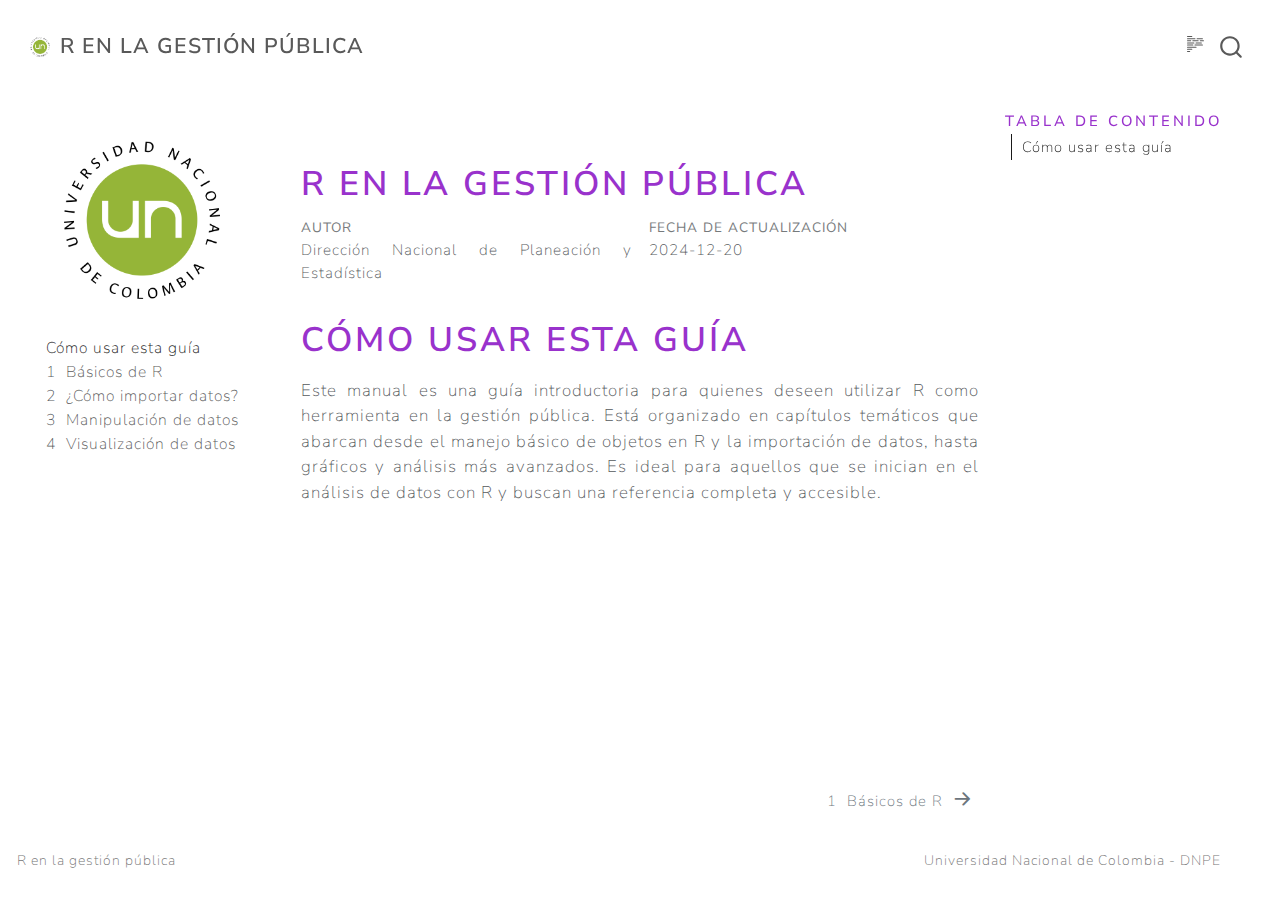
<file: docs/index.html>
<!DOCTYPE html>
<html xmlns="http://www.w3.org/1999/xhtml" lang="en" xml:lang="en"><head>

<meta charset="utf-8">
<meta name="generator" content="quarto-1.5.56">

<meta name="viewport" content="width=device-width, initial-scale=1.0, user-scalable=yes">

<meta name="author" content="Dirección Nacional de Planeación y Estadística">
<meta name="dcterms.date" content="2024-12-20">

<title>R en la gestión pública</title>
<style>
code{white-space: pre-wrap;}
span.smallcaps{font-variant: small-caps;}
div.columns{display: flex; gap: min(4vw, 1.5em);}
div.column{flex: auto; overflow-x: auto;}
div.hanging-indent{margin-left: 1.5em; text-indent: -1.5em;}
ul.task-list{list-style: none;}
ul.task-list li input[type="checkbox"] {
  width: 0.8em;
  margin: 0 0.8em 0.2em -1em; /* quarto-specific, see https://github.com/quarto-dev/quarto-cli/issues/4556 */ 
  vertical-align: middle;
}
</style>


<script src="site_libs/quarto-nav/quarto-nav.js"></script>
<script src="site_libs/quarto-nav/headroom.min.js"></script>
<script src="site_libs/clipboard/clipboard.min.js"></script>
<script src="site_libs/quarto-search/autocomplete.umd.js"></script>
<script src="site_libs/quarto-search/fuse.min.js"></script>
<script src="site_libs/quarto-search/quarto-search.js"></script>
<meta name="quarto:offset" content="./">
<link href="./basicos_R.html" rel="next">
<link href="./img/Logotipo_UNAL.png" rel="icon" type="image/png">
<script src="site_libs/quarto-html/quarto.js"></script>
<script src="site_libs/quarto-html/popper.min.js"></script>
<script src="site_libs/quarto-html/tippy.umd.min.js"></script>
<script src="site_libs/quarto-html/anchor.min.js"></script>
<link href="site_libs/quarto-html/tippy.css" rel="stylesheet">
<link href="site_libs/quarto-html/quarto-syntax-highlighting.css" rel="stylesheet" id="quarto-text-highlighting-styles">
<script src="site_libs/bootstrap/bootstrap.min.js"></script>
<link href="site_libs/bootstrap/bootstrap-icons.css" rel="stylesheet">
<link href="site_libs/bootstrap/bootstrap.min.css" rel="stylesheet" id="quarto-bootstrap" data-mode="light">
<script id="quarto-search-options" type="application/json">{
  "location": "navbar",
  "copy-button": false,
  "collapse-after": 3,
  "panel-placement": "end",
  "type": "overlay",
  "limit": 50,
  "keyboard-shortcut": [
    "f",
    "/",
    "s"
  ],
  "show-item-context": false,
  "language": {
    "search-no-results-text": "No results",
    "search-matching-documents-text": "matching documents",
    "search-copy-link-title": "Copy link to search",
    "search-hide-matches-text": "Hide additional matches",
    "search-more-match-text": "more match in this document",
    "search-more-matches-text": "more matches in this document",
    "search-clear-button-title": "Clear",
    "search-text-placeholder": "",
    "search-detached-cancel-button-title": "Cancel",
    "search-submit-button-title": "Submit",
    "search-label": "Search"
  }
}</script>


<link rel="stylesheet" href="style_gitbook.css">
</head>

<body class="nav-sidebar floating nav-fixed">

<div id="quarto-search-results"></div>
  <header id="quarto-header" class="headroom fixed-top">
    <nav class="navbar navbar-expand-lg " data-bs-theme="dark">
      <div class="navbar-container container-fluid">
      <div class="navbar-brand-container mx-auto">
    <a href="./index.html" class="navbar-brand navbar-brand-logo">
    <img src="./img/Logotipo_UNAL.png" alt="" class="navbar-logo">
    </a>
    <a class="navbar-brand" href="./index.html">
    <span class="navbar-title">R en la gestión pública</span>
    </a>
  </div>
        <div class="quarto-navbar-tools tools-end">
  <a href="" class="quarto-reader-toggle quarto-navigation-tool px-1" onclick="window.quartoToggleReader(); return false;" title="Toggle reader mode">
  <div class="quarto-reader-toggle-btn">
  <i class="bi"></i>
  </div>
</a>
</div>
          <div id="quarto-search" class="" title="Search"></div>
      </div> <!-- /container-fluid -->
    </nav>
  <nav class="quarto-secondary-nav">
    <div class="container-fluid d-flex">
      <button type="button" class="quarto-btn-toggle btn" data-bs-toggle="collapse" role="button" data-bs-target=".quarto-sidebar-collapse-item" aria-controls="quarto-sidebar" aria-expanded="false" aria-label="Toggle sidebar navigation" onclick="if (window.quartoToggleHeadroom) { window.quartoToggleHeadroom(); }">
        <i class="bi bi-layout-text-sidebar-reverse"></i>
      </button>
        <nav class="quarto-page-breadcrumbs" aria-label="breadcrumb"><ol class="breadcrumb"><li class="breadcrumb-item"><a href="./index.html">Cómo usar esta guía</a></li></ol></nav>
        <a class="flex-grow-1" role="navigation" data-bs-toggle="collapse" data-bs-target=".quarto-sidebar-collapse-item" aria-controls="quarto-sidebar" aria-expanded="false" aria-label="Toggle sidebar navigation" onclick="if (window.quartoToggleHeadroom) { window.quartoToggleHeadroom(); }">      
        </a>
    </div>
  </nav>
</header>
<!-- content -->
<div id="quarto-content" class="quarto-container page-columns page-rows-contents page-layout-article page-navbar">
<!-- sidebar -->
  <nav id="quarto-sidebar" class="sidebar collapse collapse-horizontal quarto-sidebar-collapse-item sidebar-navigation floating overflow-auto">
    <div class="pt-lg-2 mt-2 text-left sidebar-header sidebar-header-stacked">
      <a href="./index.html" class="sidebar-logo-link">
      <img src="./img/Logotipo_UNAL.png" alt="" class="sidebar-logo py-0 d-lg-inline d-none">
      </a>
      </div>
    <div class="sidebar-menu-container"> 
    <ul class="list-unstyled mt-1">
        <li class="sidebar-item">
  <div class="sidebar-item-container"> 
  <a href="./index.html" class="sidebar-item-text sidebar-link active">
 <span class="menu-text">Cómo usar esta guía</span></a>
  </div>
</li>
        <li class="sidebar-item">
  <div class="sidebar-item-container"> 
  <a href="./basicos_R.html" class="sidebar-item-text sidebar-link">
 <span class="menu-text"><span class="chapter-number">1</span>&nbsp; <span class="chapter-title">Básicos de R</span></span></a>
  </div>
</li>
        <li class="sidebar-item">
  <div class="sidebar-item-container"> 
  <a href="./importar_datos.html" class="sidebar-item-text sidebar-link">
 <span class="menu-text"><span class="chapter-number">2</span>&nbsp; <span class="chapter-title">¿Cómo importar datos?</span></span></a>
  </div>
</li>
        <li class="sidebar-item">
  <div class="sidebar-item-container"> 
  <a href="./manipulacion_de_datos.html" class="sidebar-item-text sidebar-link">
 <span class="menu-text"><span class="chapter-number">3</span>&nbsp; <span class="chapter-title">Manipulación de datos</span></span></a>
  </div>
</li>
        <li class="sidebar-item">
  <div class="sidebar-item-container"> 
  <a href="./visualizacion.html" class="sidebar-item-text sidebar-link">
 <span class="menu-text"><span class="chapter-number">4</span>&nbsp; <span class="chapter-title">Visualización de datos</span></span></a>
  </div>
</li>
    </ul>
    </div>
</nav>
<div id="quarto-sidebar-glass" class="quarto-sidebar-collapse-item" data-bs-toggle="collapse" data-bs-target=".quarto-sidebar-collapse-item"></div>
<!-- margin-sidebar -->
    <div id="quarto-margin-sidebar" class="sidebar margin-sidebar">
        <nav id="TOC" role="doc-toc" class="toc-active" data-toc-expanded="3">
    <h2 id="toc-title">Tabla de contenido</h2>
   
  <ul>
  <li><a href="#cómo-usar-esta-guía" id="toc-cómo-usar-esta-guía" class="nav-link active" data-scroll-target="#cómo-usar-esta-guía">Cómo usar esta guía</a></li>
  </ul>
</nav>
    </div>
<!-- main -->
<main class="content" id="quarto-document-content">

<header id="title-block-header" class="quarto-title-block default">
<div class="quarto-title">
<h1 class="title">R en la gestión pública</h1>
</div>



<div class="quarto-title-meta">

    <div>
    <div class="quarto-title-meta-heading">Autor</div>
    <div class="quarto-title-meta-contents">
             <p>Dirección Nacional de Planeación y Estadística </p>
          </div>
  </div>
    
    <div>
    <div class="quarto-title-meta-heading">Fecha de Actualización</div>
    <div class="quarto-title-meta-contents">
      <p class="date">2024-12-20</p>
    </div>
  </div>
  
    
  </div>
  


</header>


<section id="cómo-usar-esta-guía" class="level1 unnumbered">
<h1 class="unnumbered">Cómo usar esta guía</h1>
<p>Este manual es una guía introductoria para quienes deseen utilizar R como herramienta en la gestión pública. Está organizado en capítulos temáticos que abarcan desde el manejo básico de objetos en R y la importación de datos, hasta gráficos y análisis más avanzados. Es ideal para aquellos que se inician en el análisis de datos con R y buscan una referencia completa y accesible.</p>


</section>

</main> <!-- /main -->
<script id="quarto-html-after-body" type="application/javascript">
window.document.addEventListener("DOMContentLoaded", function (event) {
  const toggleBodyColorMode = (bsSheetEl) => {
    const mode = bsSheetEl.getAttribute("data-mode");
    const bodyEl = window.document.querySelector("body");
    if (mode === "dark") {
      bodyEl.classList.add("quarto-dark");
      bodyEl.classList.remove("quarto-light");
    } else {
      bodyEl.classList.add("quarto-light");
      bodyEl.classList.remove("quarto-dark");
    }
  }
  const toggleBodyColorPrimary = () => {
    const bsSheetEl = window.document.querySelector("link#quarto-bootstrap");
    if (bsSheetEl) {
      toggleBodyColorMode(bsSheetEl);
    }
  }
  toggleBodyColorPrimary();  
  const icon = "";
  const anchorJS = new window.AnchorJS();
  anchorJS.options = {
    placement: 'right',
    icon: icon
  };
  anchorJS.add('.anchored');
  const isCodeAnnotation = (el) => {
    for (const clz of el.classList) {
      if (clz.startsWith('code-annotation-')) {                     
        return true;
      }
    }
    return false;
  }
  const onCopySuccess = function(e) {
    // button target
    const button = e.trigger;
    // don't keep focus
    button.blur();
    // flash "checked"
    button.classList.add('code-copy-button-checked');
    var currentTitle = button.getAttribute("title");
    button.setAttribute("title", "Copied!");
    let tooltip;
    if (window.bootstrap) {
      button.setAttribute("data-bs-toggle", "tooltip");
      button.setAttribute("data-bs-placement", "left");
      button.setAttribute("data-bs-title", "Copied!");
      tooltip = new bootstrap.Tooltip(button, 
        { trigger: "manual", 
          customClass: "code-copy-button-tooltip",
          offset: [0, -8]});
      tooltip.show();    
    }
    setTimeout(function() {
      if (tooltip) {
        tooltip.hide();
        button.removeAttribute("data-bs-title");
        button.removeAttribute("data-bs-toggle");
        button.removeAttribute("data-bs-placement");
      }
      button.setAttribute("title", currentTitle);
      button.classList.remove('code-copy-button-checked');
    }, 1000);
    // clear code selection
    e.clearSelection();
  }
  const getTextToCopy = function(trigger) {
      const codeEl = trigger.previousElementSibling.cloneNode(true);
      for (const childEl of codeEl.children) {
        if (isCodeAnnotation(childEl)) {
          childEl.remove();
        }
      }
      return codeEl.innerText;
  }
  const clipboard = new window.ClipboardJS('.code-copy-button:not([data-in-quarto-modal])', {
    text: getTextToCopy
  });
  clipboard.on('success', onCopySuccess);
  if (window.document.getElementById('quarto-embedded-source-code-modal')) {
    // For code content inside modals, clipBoardJS needs to be initialized with a container option
    // TODO: Check when it could be a function (https://github.com/zenorocha/clipboard.js/issues/860)
    const clipboardModal = new window.ClipboardJS('.code-copy-button[data-in-quarto-modal]', {
      text: getTextToCopy,
      container: window.document.getElementById('quarto-embedded-source-code-modal')
    });
    clipboardModal.on('success', onCopySuccess);
  }
    var localhostRegex = new RegExp(/^(?:http|https):\/\/localhost\:?[0-9]*\//);
    var mailtoRegex = new RegExp(/^mailto:/);
      var filterRegex = new RegExp('/' + window.location.host + '/');
    var isInternal = (href) => {
        return filterRegex.test(href) || localhostRegex.test(href) || mailtoRegex.test(href);
    }
    // Inspect non-navigation links and adorn them if external
 	var links = window.document.querySelectorAll('a[href]:not(.nav-link):not(.navbar-brand):not(.toc-action):not(.sidebar-link):not(.sidebar-item-toggle):not(.pagination-link):not(.no-external):not([aria-hidden]):not(.dropdown-item):not(.quarto-navigation-tool):not(.about-link)');
    for (var i=0; i<links.length; i++) {
      const link = links[i];
      if (!isInternal(link.href)) {
        // undo the damage that might have been done by quarto-nav.js in the case of
        // links that we want to consider external
        if (link.dataset.originalHref !== undefined) {
          link.href = link.dataset.originalHref;
        }
      }
    }
  function tippyHover(el, contentFn, onTriggerFn, onUntriggerFn) {
    const config = {
      allowHTML: true,
      maxWidth: 500,
      delay: 100,
      arrow: false,
      appendTo: function(el) {
          return el.parentElement;
      },
      interactive: true,
      interactiveBorder: 10,
      theme: 'quarto',
      placement: 'bottom-start',
    };
    if (contentFn) {
      config.content = contentFn;
    }
    if (onTriggerFn) {
      config.onTrigger = onTriggerFn;
    }
    if (onUntriggerFn) {
      config.onUntrigger = onUntriggerFn;
    }
    window.tippy(el, config); 
  }
  const noterefs = window.document.querySelectorAll('a[role="doc-noteref"]');
  for (var i=0; i<noterefs.length; i++) {
    const ref = noterefs[i];
    tippyHover(ref, function() {
      // use id or data attribute instead here
      let href = ref.getAttribute('data-footnote-href') || ref.getAttribute('href');
      try { href = new URL(href).hash; } catch {}
      const id = href.replace(/^#\/?/, "");
      const note = window.document.getElementById(id);
      if (note) {
        return note.innerHTML;
      } else {
        return "";
      }
    });
  }
  const xrefs = window.document.querySelectorAll('a.quarto-xref');
  const processXRef = (id, note) => {
    // Strip column container classes
    const stripColumnClz = (el) => {
      el.classList.remove("page-full", "page-columns");
      if (el.children) {
        for (const child of el.children) {
          stripColumnClz(child);
        }
      }
    }
    stripColumnClz(note)
    if (id === null || id.startsWith('sec-')) {
      // Special case sections, only their first couple elements
      const container = document.createElement("div");
      if (note.children && note.children.length > 2) {
        container.appendChild(note.children[0].cloneNode(true));
        for (let i = 1; i < note.children.length; i++) {
          const child = note.children[i];
          if (child.tagName === "P" && child.innerText === "") {
            continue;
          } else {
            container.appendChild(child.cloneNode(true));
            break;
          }
        }
        if (window.Quarto?.typesetMath) {
          window.Quarto.typesetMath(container);
        }
        return container.innerHTML
      } else {
        if (window.Quarto?.typesetMath) {
          window.Quarto.typesetMath(note);
        }
        return note.innerHTML;
      }
    } else {
      // Remove any anchor links if they are present
      const anchorLink = note.querySelector('a.anchorjs-link');
      if (anchorLink) {
        anchorLink.remove();
      }
      if (window.Quarto?.typesetMath) {
        window.Quarto.typesetMath(note);
      }
      // TODO in 1.5, we should make sure this works without a callout special case
      if (note.classList.contains("callout")) {
        return note.outerHTML;
      } else {
        return note.innerHTML;
      }
    }
  }
  for (var i=0; i<xrefs.length; i++) {
    const xref = xrefs[i];
    tippyHover(xref, undefined, function(instance) {
      instance.disable();
      let url = xref.getAttribute('href');
      let hash = undefined; 
      if (url.startsWith('#')) {
        hash = url;
      } else {
        try { hash = new URL(url).hash; } catch {}
      }
      if (hash) {
        const id = hash.replace(/^#\/?/, "");
        const note = window.document.getElementById(id);
        if (note !== null) {
          try {
            const html = processXRef(id, note.cloneNode(true));
            instance.setContent(html);
          } finally {
            instance.enable();
            instance.show();
          }
        } else {
          // See if we can fetch this
          fetch(url.split('#')[0])
          .then(res => res.text())
          .then(html => {
            const parser = new DOMParser();
            const htmlDoc = parser.parseFromString(html, "text/html");
            const note = htmlDoc.getElementById(id);
            if (note !== null) {
              const html = processXRef(id, note);
              instance.setContent(html);
            } 
          }).finally(() => {
            instance.enable();
            instance.show();
          });
        }
      } else {
        // See if we can fetch a full url (with no hash to target)
        // This is a special case and we should probably do some content thinning / targeting
        fetch(url)
        .then(res => res.text())
        .then(html => {
          const parser = new DOMParser();
          const htmlDoc = parser.parseFromString(html, "text/html");
          const note = htmlDoc.querySelector('main.content');
          if (note !== null) {
            // This should only happen for chapter cross references
            // (since there is no id in the URL)
            // remove the first header
            if (note.children.length > 0 && note.children[0].tagName === "HEADER") {
              note.children[0].remove();
            }
            const html = processXRef(null, note);
            instance.setContent(html);
          } 
        }).finally(() => {
          instance.enable();
          instance.show();
        });
      }
    }, function(instance) {
    });
  }
      let selectedAnnoteEl;
      const selectorForAnnotation = ( cell, annotation) => {
        let cellAttr = 'data-code-cell="' + cell + '"';
        let lineAttr = 'data-code-annotation="' +  annotation + '"';
        const selector = 'span[' + cellAttr + '][' + lineAttr + ']';
        return selector;
      }
      const selectCodeLines = (annoteEl) => {
        const doc = window.document;
        const targetCell = annoteEl.getAttribute("data-target-cell");
        const targetAnnotation = annoteEl.getAttribute("data-target-annotation");
        const annoteSpan = window.document.querySelector(selectorForAnnotation(targetCell, targetAnnotation));
        const lines = annoteSpan.getAttribute("data-code-lines").split(",");
        const lineIds = lines.map((line) => {
          return targetCell + "-" + line;
        })
        let top = null;
        let height = null;
        let parent = null;
        if (lineIds.length > 0) {
            //compute the position of the single el (top and bottom and make a div)
            const el = window.document.getElementById(lineIds[0]);
            top = el.offsetTop;
            height = el.offsetHeight;
            parent = el.parentElement.parentElement;
          if (lineIds.length > 1) {
            const lastEl = window.document.getElementById(lineIds[lineIds.length - 1]);
            const bottom = lastEl.offsetTop + lastEl.offsetHeight;
            height = bottom - top;
          }
          if (top !== null && height !== null && parent !== null) {
            // cook up a div (if necessary) and position it 
            let div = window.document.getElementById("code-annotation-line-highlight");
            if (div === null) {
              div = window.document.createElement("div");
              div.setAttribute("id", "code-annotation-line-highlight");
              div.style.position = 'absolute';
              parent.appendChild(div);
            }
            div.style.top = top - 2 + "px";
            div.style.height = height + 4 + "px";
            div.style.left = 0;
            let gutterDiv = window.document.getElementById("code-annotation-line-highlight-gutter");
            if (gutterDiv === null) {
              gutterDiv = window.document.createElement("div");
              gutterDiv.setAttribute("id", "code-annotation-line-highlight-gutter");
              gutterDiv.style.position = 'absolute';
              const codeCell = window.document.getElementById(targetCell);
              const gutter = codeCell.querySelector('.code-annotation-gutter');
              gutter.appendChild(gutterDiv);
            }
            gutterDiv.style.top = top - 2 + "px";
            gutterDiv.style.height = height + 4 + "px";
          }
          selectedAnnoteEl = annoteEl;
        }
      };
      const unselectCodeLines = () => {
        const elementsIds = ["code-annotation-line-highlight", "code-annotation-line-highlight-gutter"];
        elementsIds.forEach((elId) => {
          const div = window.document.getElementById(elId);
          if (div) {
            div.remove();
          }
        });
        selectedAnnoteEl = undefined;
      };
        // Handle positioning of the toggle
    window.addEventListener(
      "resize",
      throttle(() => {
        elRect = undefined;
        if (selectedAnnoteEl) {
          selectCodeLines(selectedAnnoteEl);
        }
      }, 10)
    );
    function throttle(fn, ms) {
    let throttle = false;
    let timer;
      return (...args) => {
        if(!throttle) { // first call gets through
            fn.apply(this, args);
            throttle = true;
        } else { // all the others get throttled
            if(timer) clearTimeout(timer); // cancel #2
            timer = setTimeout(() => {
              fn.apply(this, args);
              timer = throttle = false;
            }, ms);
        }
      };
    }
      // Attach click handler to the DT
      const annoteDls = window.document.querySelectorAll('dt[data-target-cell]');
      for (const annoteDlNode of annoteDls) {
        annoteDlNode.addEventListener('click', (event) => {
          const clickedEl = event.target;
          if (clickedEl !== selectedAnnoteEl) {
            unselectCodeLines();
            const activeEl = window.document.querySelector('dt[data-target-cell].code-annotation-active');
            if (activeEl) {
              activeEl.classList.remove('code-annotation-active');
            }
            selectCodeLines(clickedEl);
            clickedEl.classList.add('code-annotation-active');
          } else {
            // Unselect the line
            unselectCodeLines();
            clickedEl.classList.remove('code-annotation-active');
          }
        });
      }
  const findCites = (el) => {
    const parentEl = el.parentElement;
    if (parentEl) {
      const cites = parentEl.dataset.cites;
      if (cites) {
        return {
          el,
          cites: cites.split(' ')
        };
      } else {
        return findCites(el.parentElement)
      }
    } else {
      return undefined;
    }
  };
  var bibliorefs = window.document.querySelectorAll('a[role="doc-biblioref"]');
  for (var i=0; i<bibliorefs.length; i++) {
    const ref = bibliorefs[i];
    const citeInfo = findCites(ref);
    if (citeInfo) {
      tippyHover(citeInfo.el, function() {
        var popup = window.document.createElement('div');
        citeInfo.cites.forEach(function(cite) {
          var citeDiv = window.document.createElement('div');
          citeDiv.classList.add('hanging-indent');
          citeDiv.classList.add('csl-entry');
          var biblioDiv = window.document.getElementById('ref-' + cite);
          if (biblioDiv) {
            citeDiv.innerHTML = biblioDiv.innerHTML;
          }
          popup.appendChild(citeDiv);
        });
        return popup.innerHTML;
      });
    }
  }
});
</script>
<nav class="page-navigation">
  <div class="nav-page nav-page-previous">
  </div>
  <div class="nav-page nav-page-next">
      <a href="./basicos_R.html" class="pagination-link" aria-label="Básicos de R">
        <span class="nav-page-text"><span class="chapter-number">1</span>&nbsp; <span class="chapter-title">Básicos de R</span></span> <i class="bi bi-arrow-right-short"></i>
      </a>
  </div>
</nav>
</div> <!-- /content -->
<footer class="footer">
  <div class="nav-footer">
    <div class="nav-footer-left">
      <ul class="footer-items list-unstyled">
    <li class="nav-item">
 R en la gestión pública
  </li>  
</ul>
    </div>   
    <div class="nav-footer-center">
      &nbsp;
    </div>
    <div class="nav-footer-right">
      <ul class="footer-items list-unstyled">
    <li class="nav-item">
    <a class="nav-link" href="https://unal.edu.co/">
<p>Universidad Nacional de Colombia - DNPE</p>
</a>
  </li>  
</ul>
    </div>
  </div>
</footer>




</body></html>
</file>
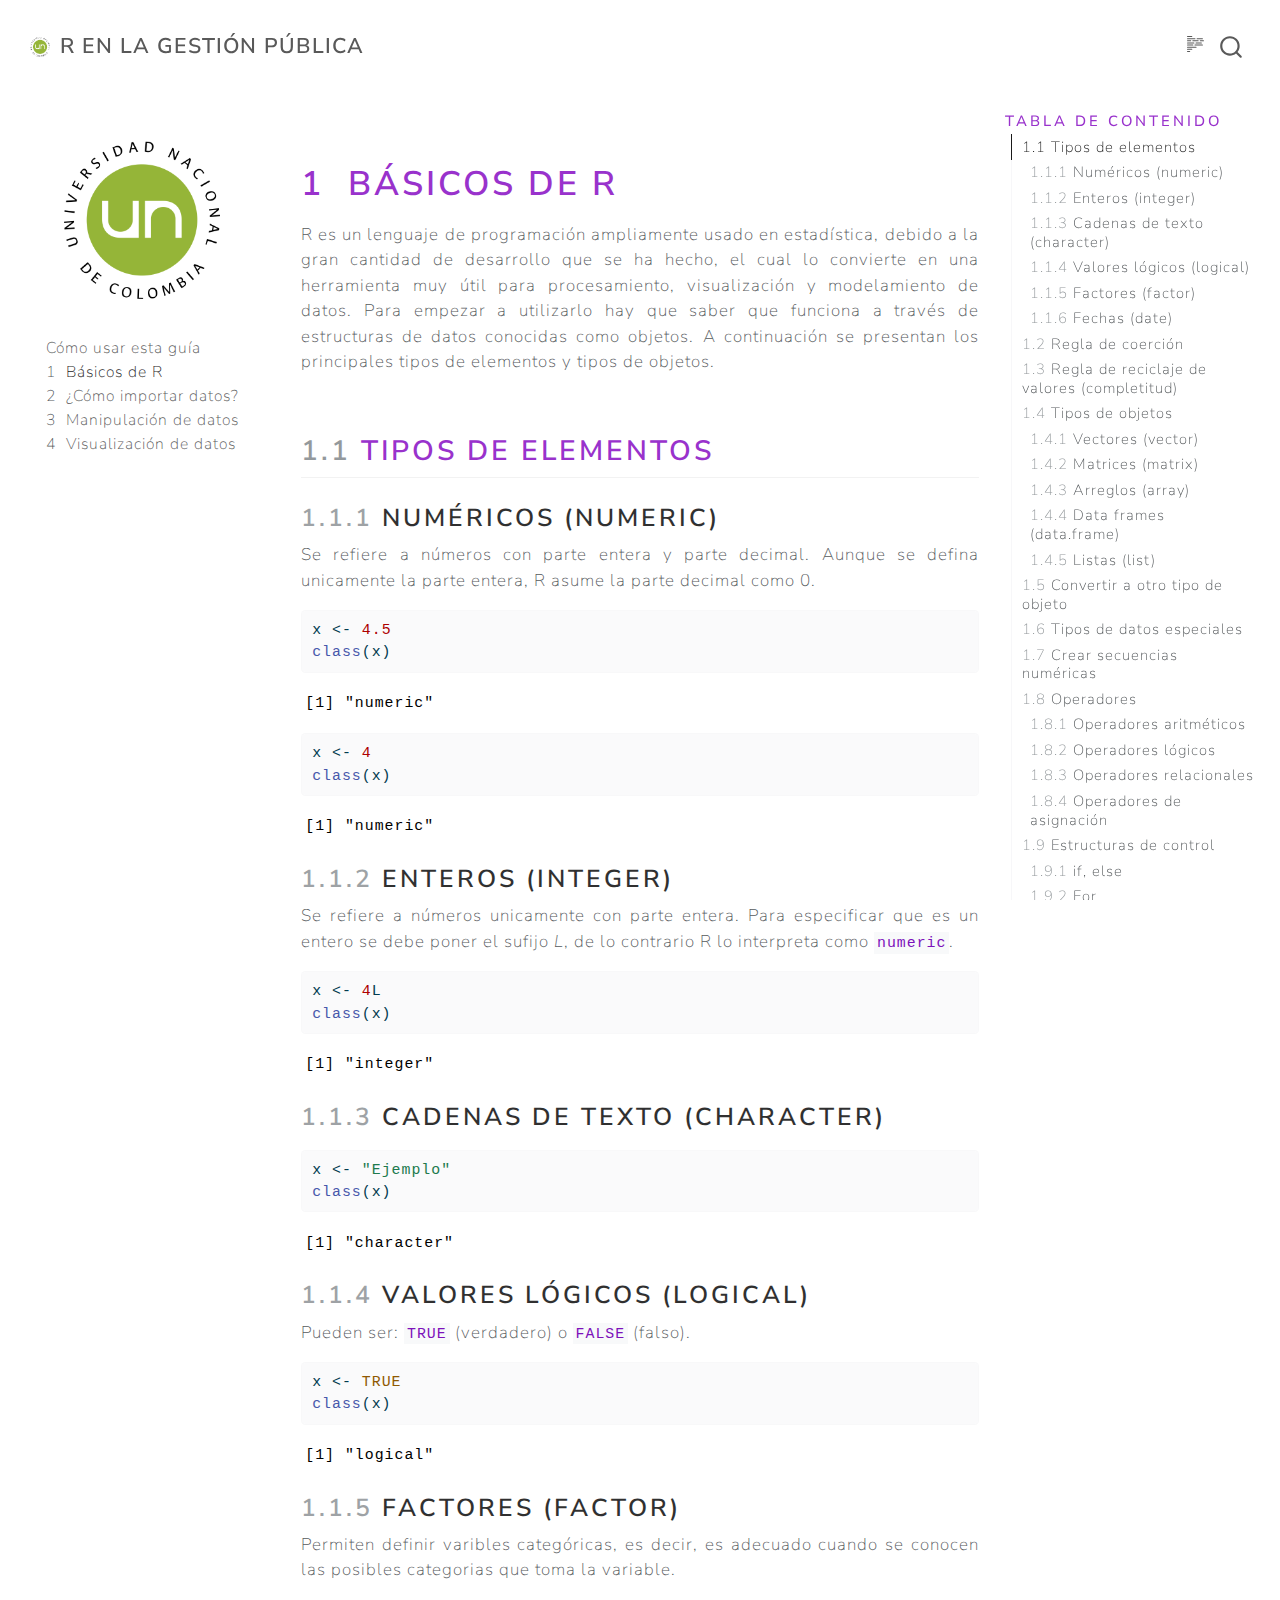
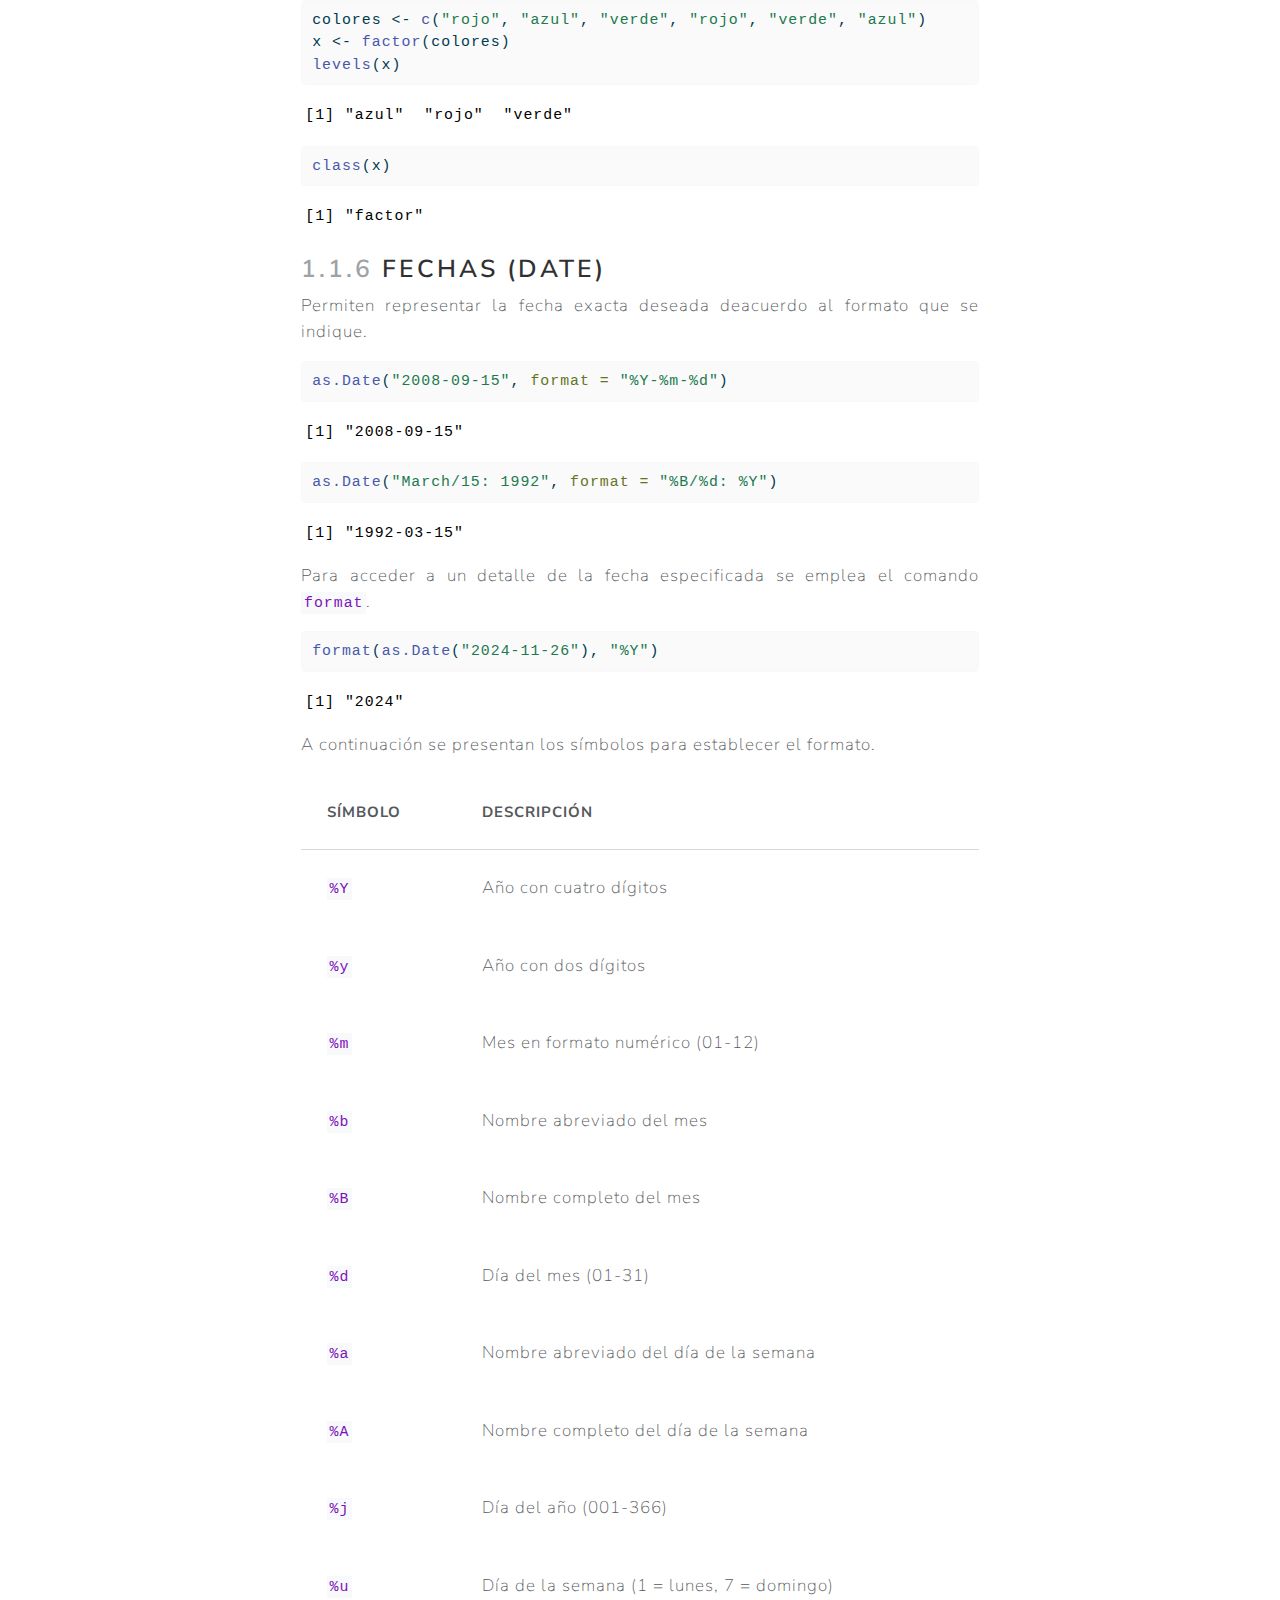
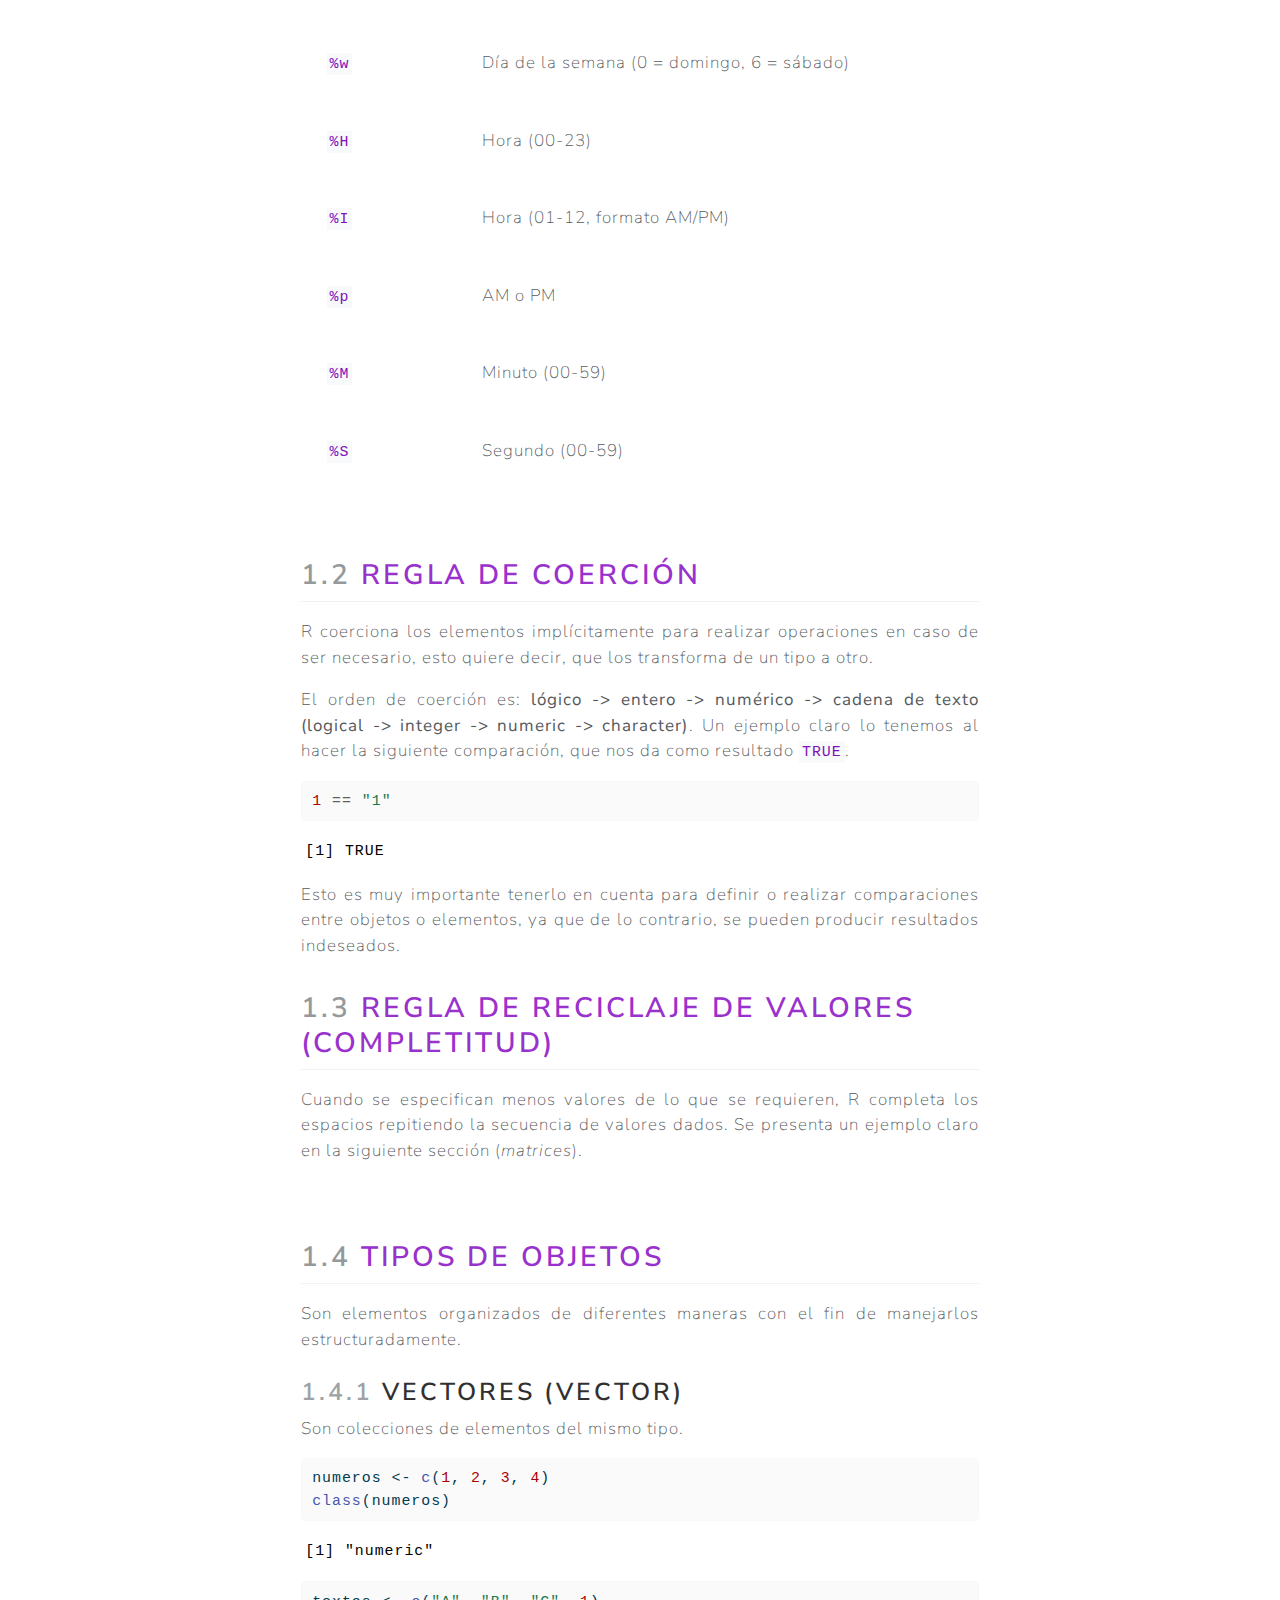
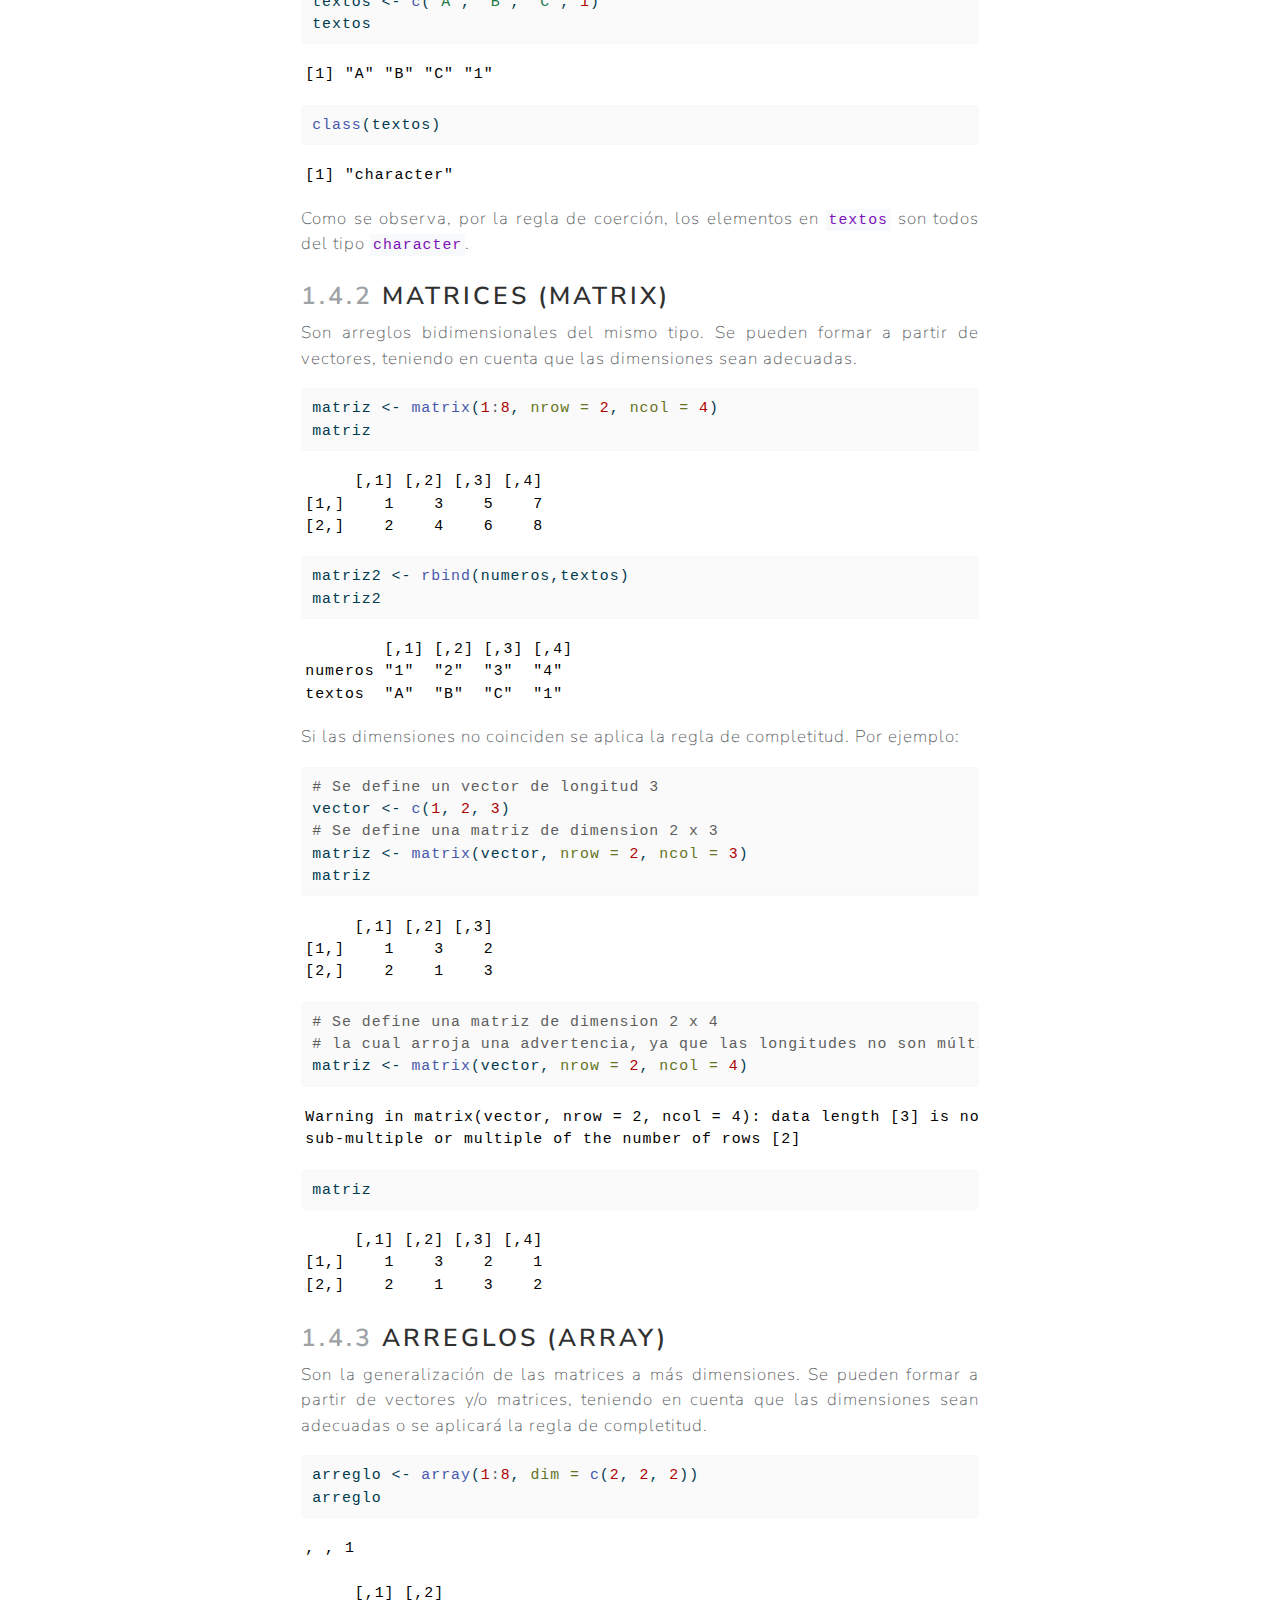
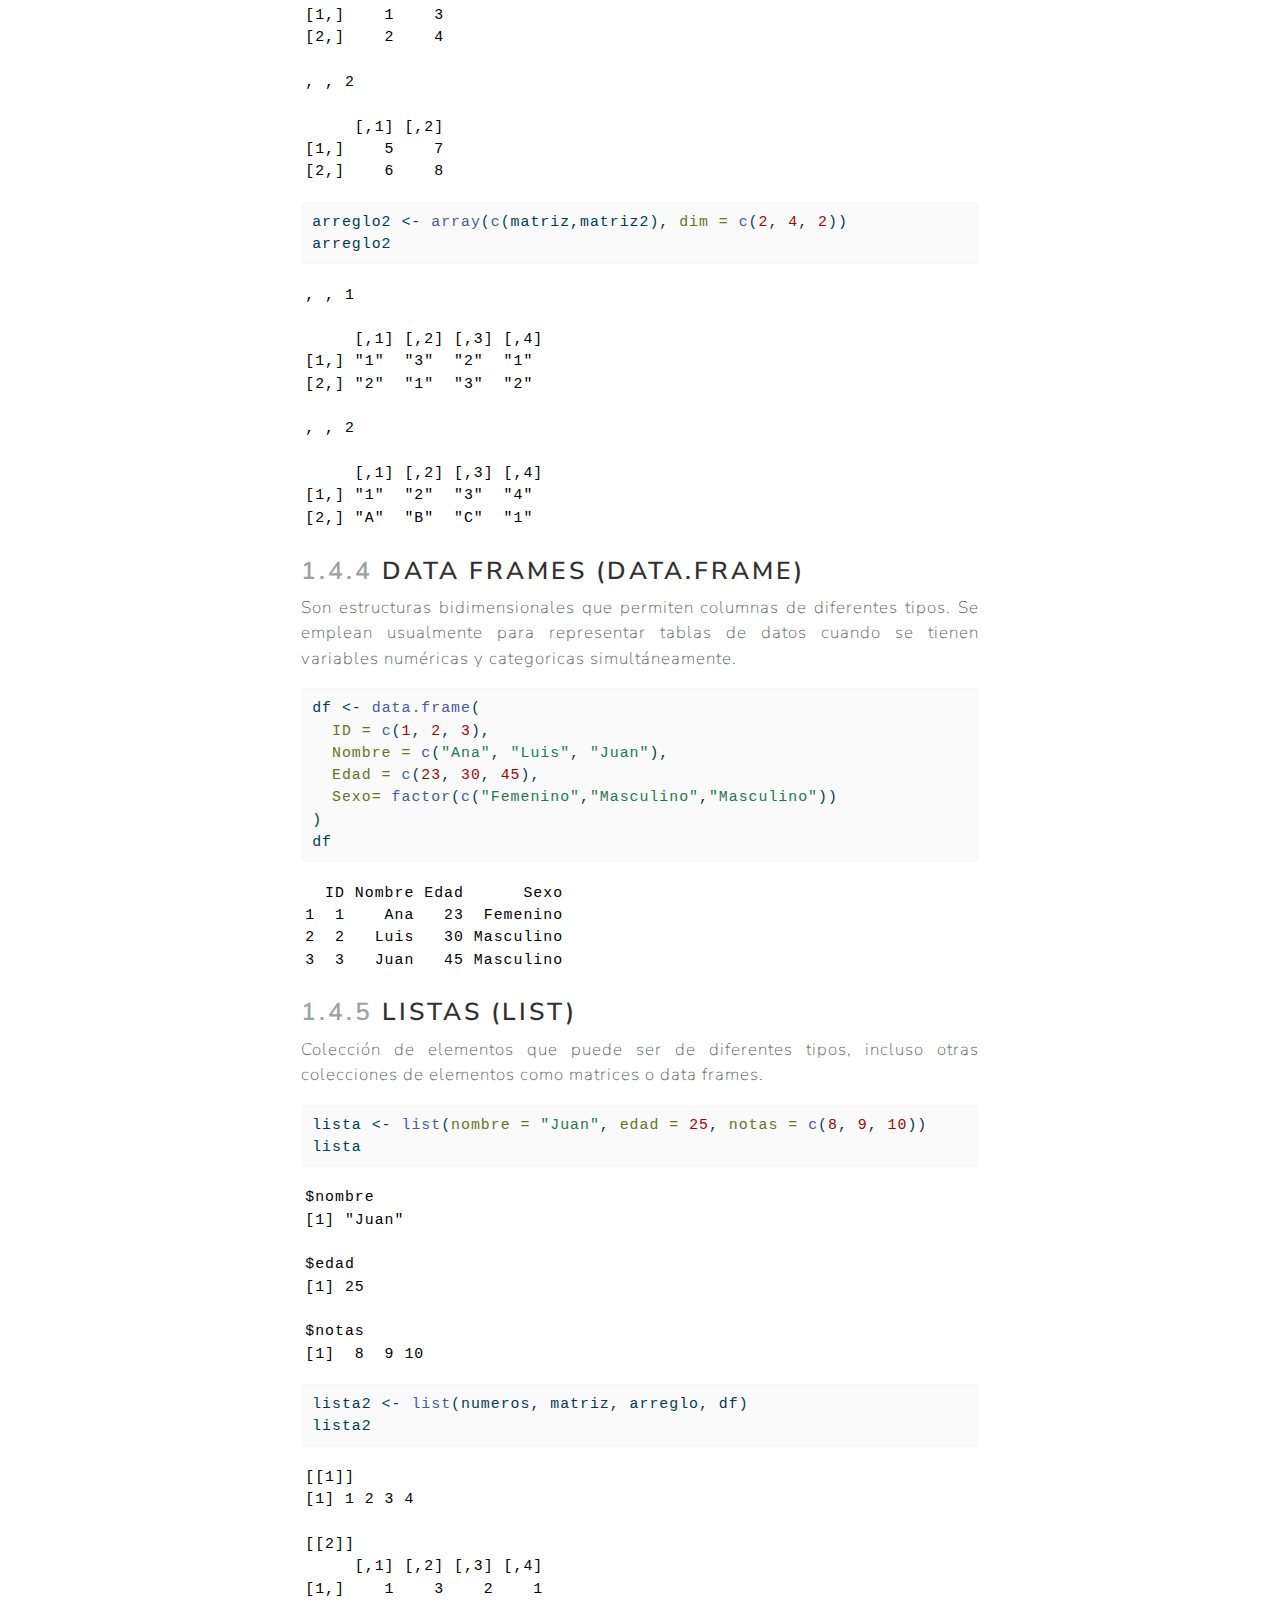
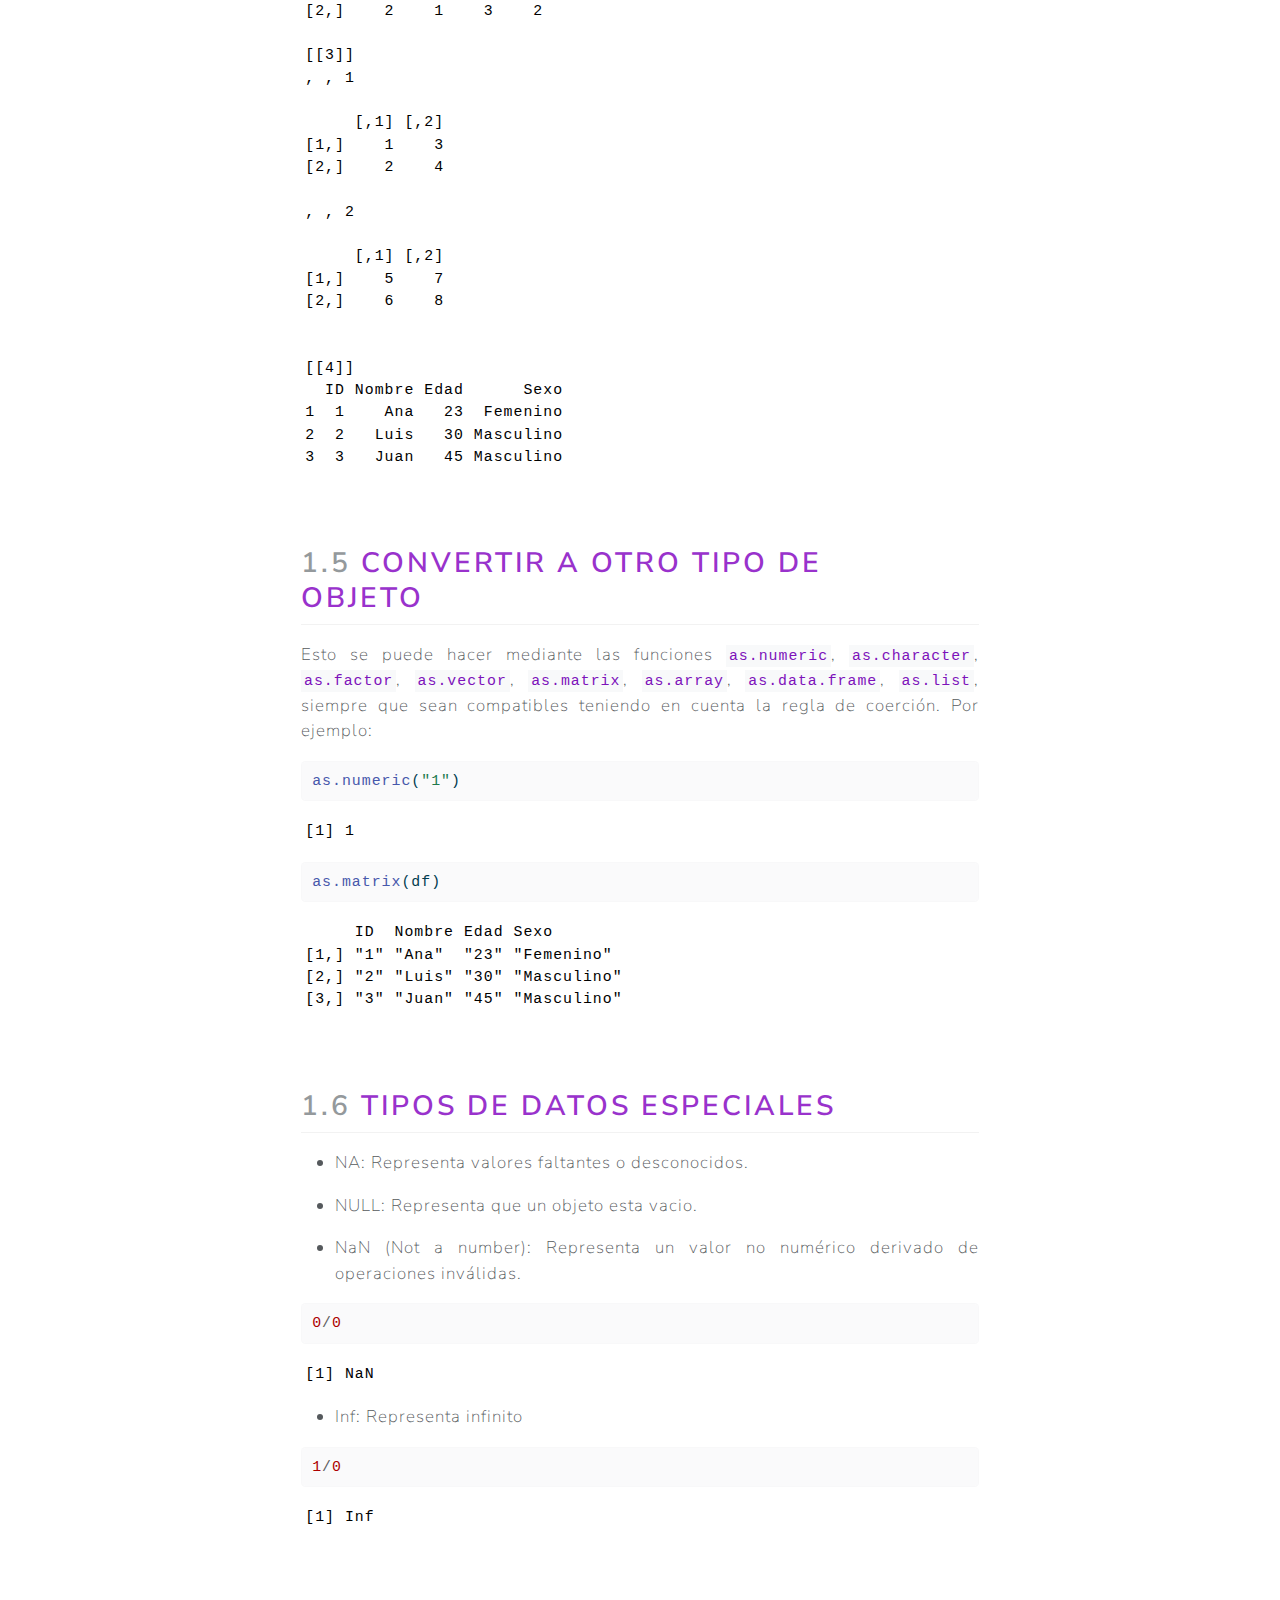
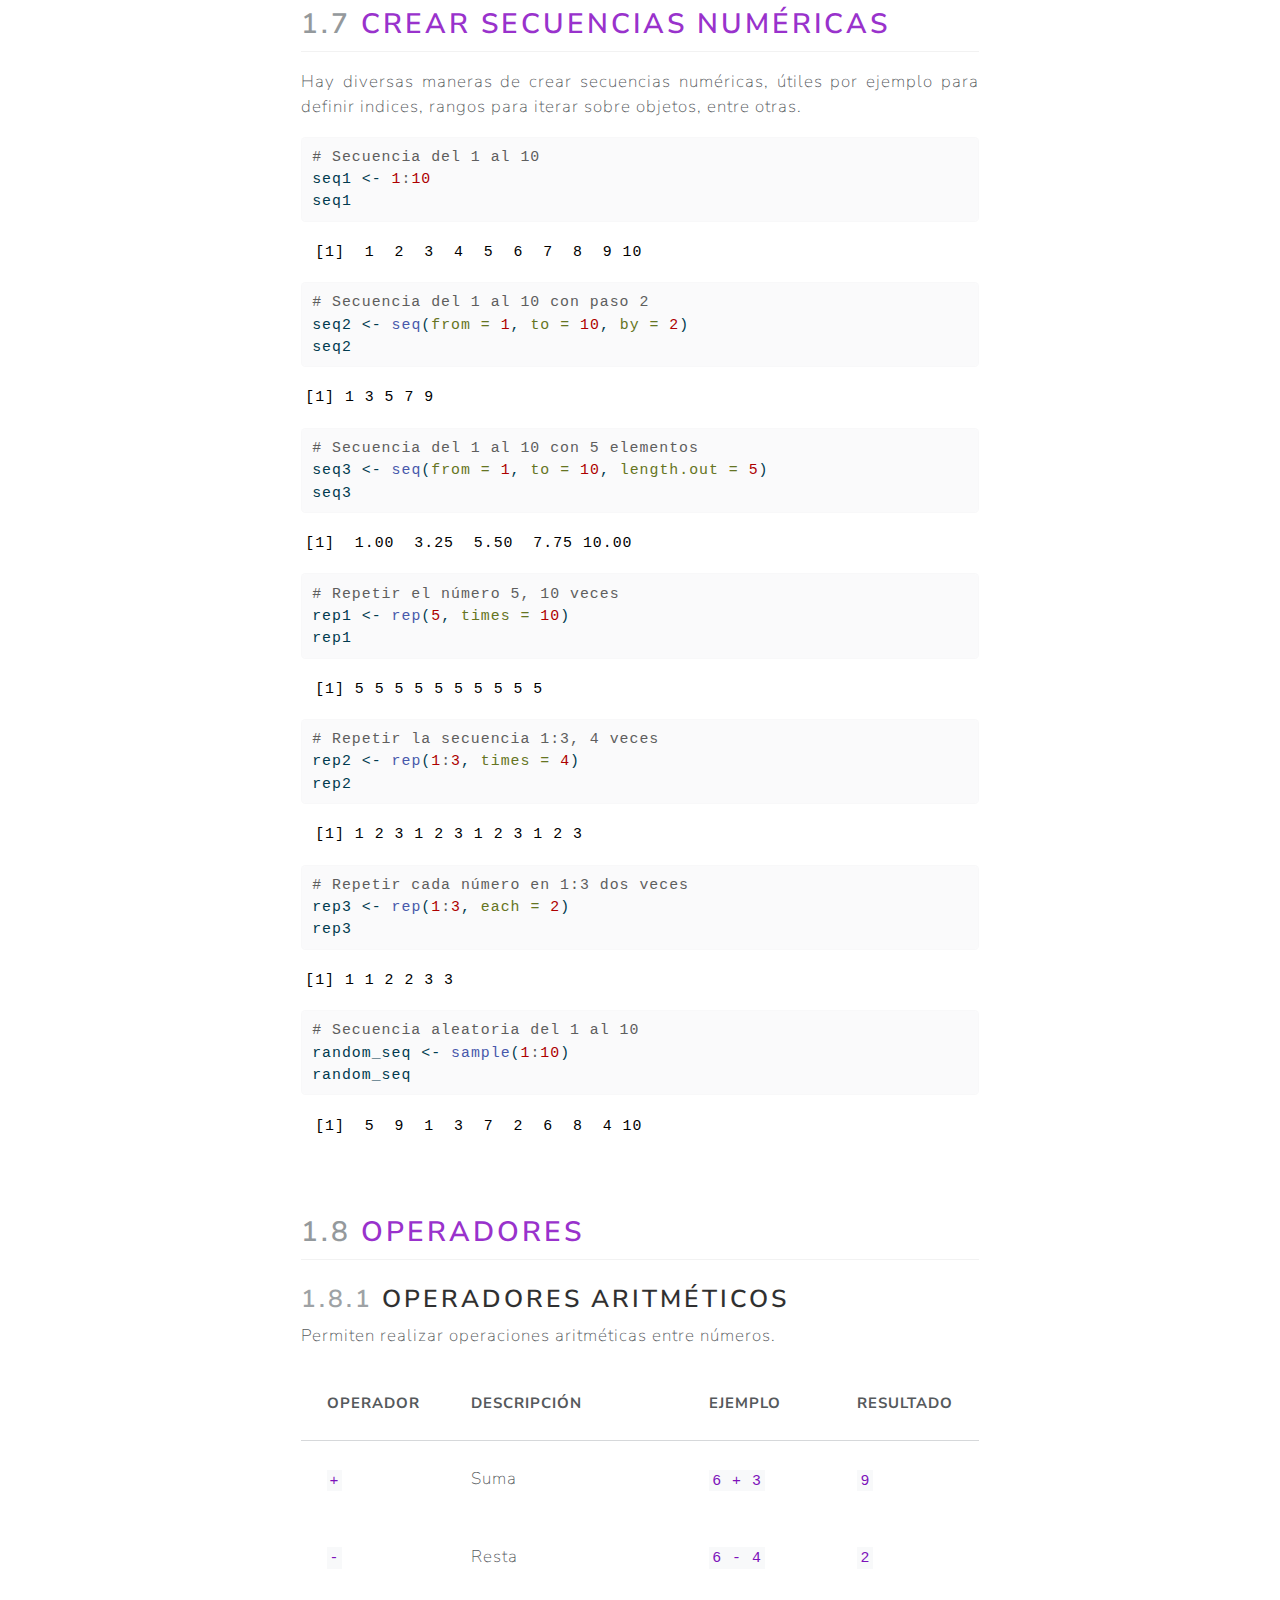
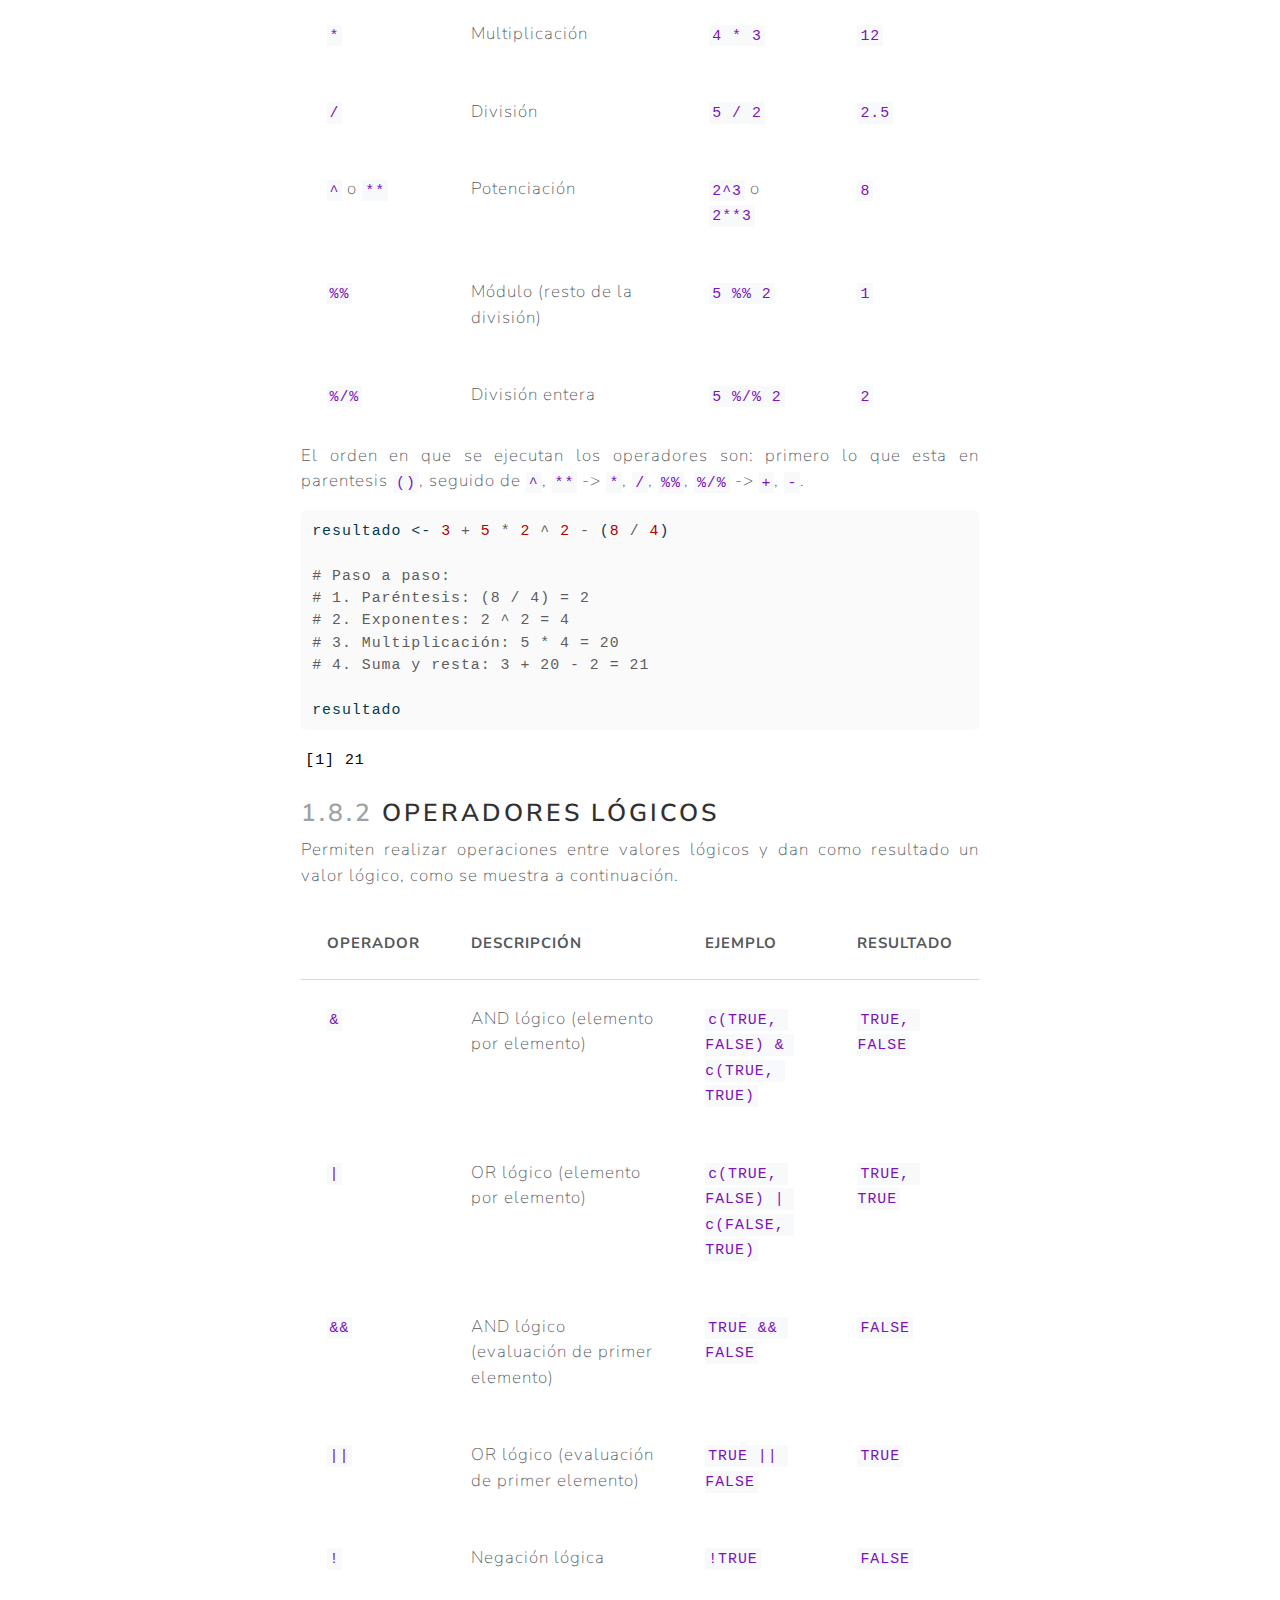
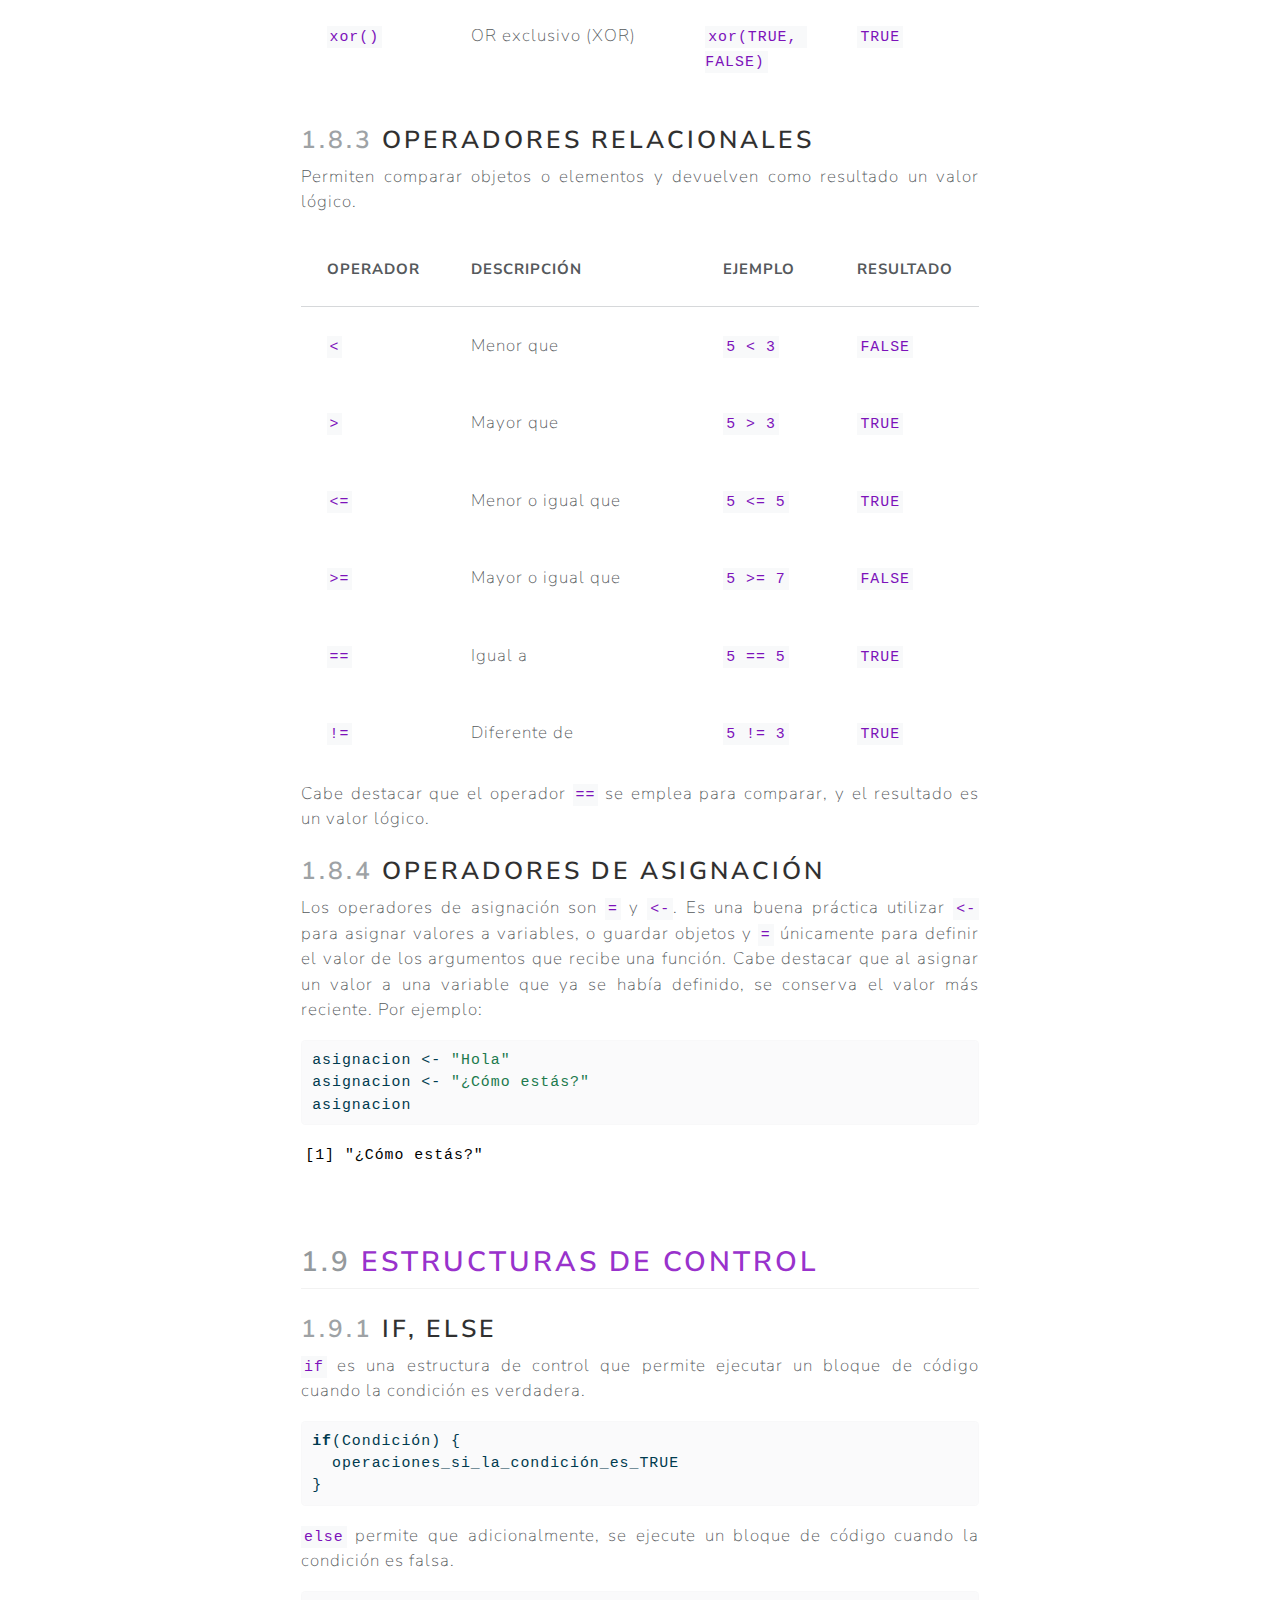
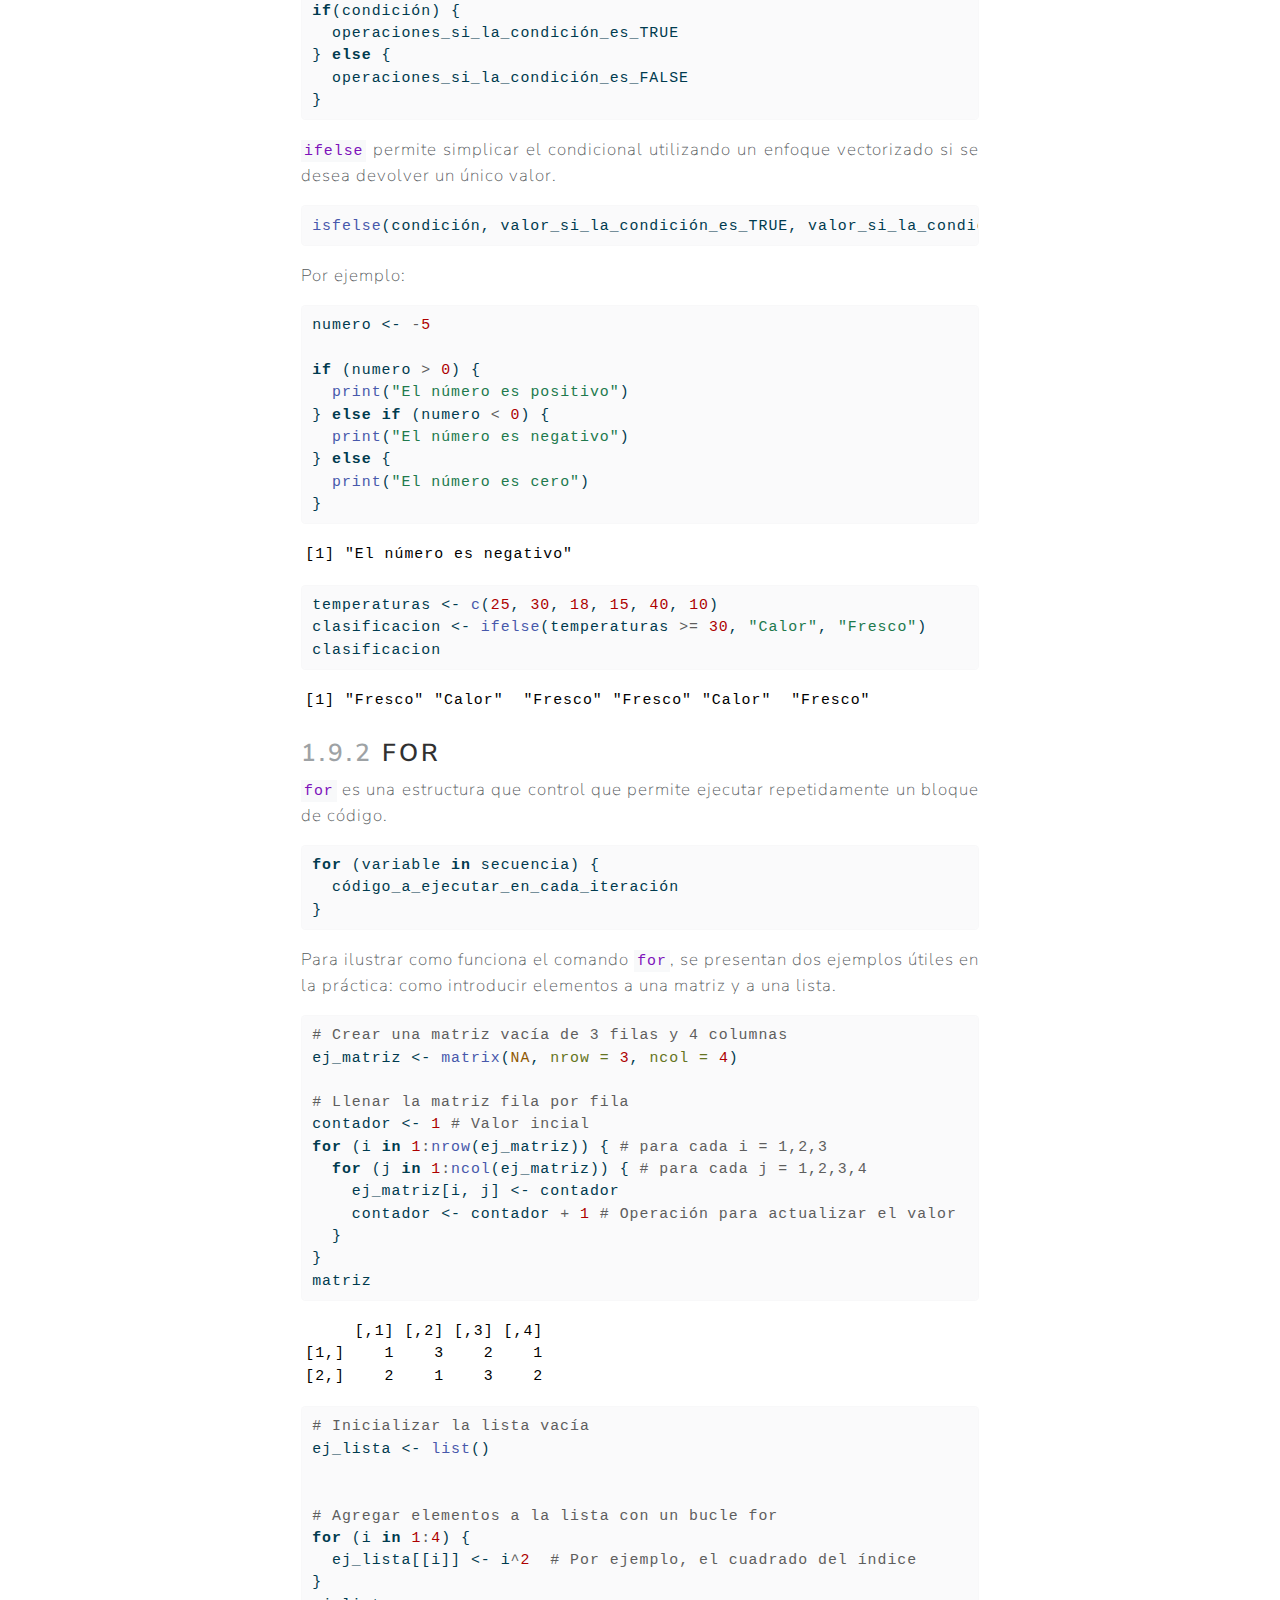
<file: docs/basicos_R.html>
<!DOCTYPE html>
<html xmlns="http://www.w3.org/1999/xhtml" lang="en" xml:lang="en"><head>

<meta charset="utf-8">
<meta name="generator" content="quarto-1.5.56">

<meta name="viewport" content="width=device-width, initial-scale=1.0, user-scalable=yes">


<title>1&nbsp; Básicos de R – R en la gestión pública</title>
<style>
code{white-space: pre-wrap;}
span.smallcaps{font-variant: small-caps;}
div.columns{display: flex; gap: min(4vw, 1.5em);}
div.column{flex: auto; overflow-x: auto;}
div.hanging-indent{margin-left: 1.5em; text-indent: -1.5em;}
ul.task-list{list-style: none;}
ul.task-list li input[type="checkbox"] {
  width: 0.8em;
  margin: 0 0.8em 0.2em -1em; /* quarto-specific, see https://github.com/quarto-dev/quarto-cli/issues/4556 */ 
  vertical-align: middle;
}
/* CSS for syntax highlighting */
pre > code.sourceCode { white-space: pre; position: relative; }
pre > code.sourceCode > span { line-height: 1.25; }
pre > code.sourceCode > span:empty { height: 1.2em; }
.sourceCode { overflow: visible; }
code.sourceCode > span { color: inherit; text-decoration: inherit; }
div.sourceCode { margin: 1em 0; }
pre.sourceCode { margin: 0; }
@media screen {
div.sourceCode { overflow: auto; }
}
@media print {
pre > code.sourceCode { white-space: pre-wrap; }
pre > code.sourceCode > span { display: inline-block; text-indent: -5em; padding-left: 5em; }
}
pre.numberSource code
  { counter-reset: source-line 0; }
pre.numberSource code > span
  { position: relative; left: -4em; counter-increment: source-line; }
pre.numberSource code > span > a:first-child::before
  { content: counter(source-line);
    position: relative; left: -1em; text-align: right; vertical-align: baseline;
    border: none; display: inline-block;
    -webkit-touch-callout: none; -webkit-user-select: none;
    -khtml-user-select: none; -moz-user-select: none;
    -ms-user-select: none; user-select: none;
    padding: 0 4px; width: 4em;
  }
pre.numberSource { margin-left: 3em;  padding-left: 4px; }
div.sourceCode
  {   }
@media screen {
pre > code.sourceCode > span > a:first-child::before { text-decoration: underline; }
}
</style>


<script src="site_libs/quarto-nav/quarto-nav.js"></script>
<script src="site_libs/quarto-nav/headroom.min.js"></script>
<script src="site_libs/clipboard/clipboard.min.js"></script>
<script src="site_libs/quarto-search/autocomplete.umd.js"></script>
<script src="site_libs/quarto-search/fuse.min.js"></script>
<script src="site_libs/quarto-search/quarto-search.js"></script>
<meta name="quarto:offset" content="./">
<link href="./importar_datos.html" rel="next">
<link href="./index.html" rel="prev">
<link href="./img/Logotipo_UNAL.png" rel="icon" type="image/png">
<script src="site_libs/quarto-html/quarto.js"></script>
<script src="site_libs/quarto-html/popper.min.js"></script>
<script src="site_libs/quarto-html/tippy.umd.min.js"></script>
<script src="site_libs/quarto-html/anchor.min.js"></script>
<link href="site_libs/quarto-html/tippy.css" rel="stylesheet">
<link href="site_libs/quarto-html/quarto-syntax-highlighting.css" rel="stylesheet" id="quarto-text-highlighting-styles">
<script src="site_libs/bootstrap/bootstrap.min.js"></script>
<link href="site_libs/bootstrap/bootstrap-icons.css" rel="stylesheet">
<link href="site_libs/bootstrap/bootstrap.min.css" rel="stylesheet" id="quarto-bootstrap" data-mode="light">
<script id="quarto-search-options" type="application/json">{
  "location": "navbar",
  "copy-button": false,
  "collapse-after": 3,
  "panel-placement": "end",
  "type": "overlay",
  "limit": 50,
  "keyboard-shortcut": [
    "f",
    "/",
    "s"
  ],
  "show-item-context": false,
  "language": {
    "search-no-results-text": "No results",
    "search-matching-documents-text": "matching documents",
    "search-copy-link-title": "Copy link to search",
    "search-hide-matches-text": "Hide additional matches",
    "search-more-match-text": "more match in this document",
    "search-more-matches-text": "more matches in this document",
    "search-clear-button-title": "Clear",
    "search-text-placeholder": "",
    "search-detached-cancel-button-title": "Cancel",
    "search-submit-button-title": "Submit",
    "search-label": "Search"
  }
}</script>


<link rel="stylesheet" href="style_gitbook.css">
</head>

<body class="nav-sidebar floating nav-fixed">

<div id="quarto-search-results"></div>
  <header id="quarto-header" class="headroom fixed-top">
    <nav class="navbar navbar-expand-lg " data-bs-theme="dark">
      <div class="navbar-container container-fluid">
      <div class="navbar-brand-container mx-auto">
    <a href="./index.html" class="navbar-brand navbar-brand-logo">
    <img src="./img/Logotipo_UNAL.png" alt="" class="navbar-logo">
    </a>
    <a class="navbar-brand" href="./index.html">
    <span class="navbar-title">R en la gestión pública</span>
    </a>
  </div>
        <div class="quarto-navbar-tools tools-end">
  <a href="" class="quarto-reader-toggle quarto-navigation-tool px-1" onclick="window.quartoToggleReader(); return false;" title="Toggle reader mode">
  <div class="quarto-reader-toggle-btn">
  <i class="bi"></i>
  </div>
</a>
</div>
          <div id="quarto-search" class="" title="Search"></div>
      </div> <!-- /container-fluid -->
    </nav>
  <nav class="quarto-secondary-nav">
    <div class="container-fluid d-flex">
      <button type="button" class="quarto-btn-toggle btn" data-bs-toggle="collapse" role="button" data-bs-target=".quarto-sidebar-collapse-item" aria-controls="quarto-sidebar" aria-expanded="false" aria-label="Toggle sidebar navigation" onclick="if (window.quartoToggleHeadroom) { window.quartoToggleHeadroom(); }">
        <i class="bi bi-layout-text-sidebar-reverse"></i>
      </button>
        <nav class="quarto-page-breadcrumbs" aria-label="breadcrumb"><ol class="breadcrumb"><li class="breadcrumb-item"><a href="./basicos_R.html"><span class="chapter-number">1</span>&nbsp; <span class="chapter-title">Básicos de R</span></a></li></ol></nav>
        <a class="flex-grow-1" role="navigation" data-bs-toggle="collapse" data-bs-target=".quarto-sidebar-collapse-item" aria-controls="quarto-sidebar" aria-expanded="false" aria-label="Toggle sidebar navigation" onclick="if (window.quartoToggleHeadroom) { window.quartoToggleHeadroom(); }">      
        </a>
    </div>
  </nav>
</header>
<!-- content -->
<div id="quarto-content" class="quarto-container page-columns page-rows-contents page-layout-article page-navbar">
<!-- sidebar -->
  <nav id="quarto-sidebar" class="sidebar collapse collapse-horizontal quarto-sidebar-collapse-item sidebar-navigation floating overflow-auto">
    <div class="pt-lg-2 mt-2 text-left sidebar-header sidebar-header-stacked">
      <a href="./index.html" class="sidebar-logo-link">
      <img src="./img/Logotipo_UNAL.png" alt="" class="sidebar-logo py-0 d-lg-inline d-none">
      </a>
      </div>
    <div class="sidebar-menu-container"> 
    <ul class="list-unstyled mt-1">
        <li class="sidebar-item">
  <div class="sidebar-item-container"> 
  <a href="./index.html" class="sidebar-item-text sidebar-link">
 <span class="menu-text">Cómo usar esta guía</span></a>
  </div>
</li>
        <li class="sidebar-item">
  <div class="sidebar-item-container"> 
  <a href="./basicos_R.html" class="sidebar-item-text sidebar-link active">
 <span class="menu-text"><span class="chapter-number">1</span>&nbsp; <span class="chapter-title">Básicos de R</span></span></a>
  </div>
</li>
        <li class="sidebar-item">
  <div class="sidebar-item-container"> 
  <a href="./importar_datos.html" class="sidebar-item-text sidebar-link">
 <span class="menu-text"><span class="chapter-number">2</span>&nbsp; <span class="chapter-title">¿Cómo importar datos?</span></span></a>
  </div>
</li>
        <li class="sidebar-item">
  <div class="sidebar-item-container"> 
  <a href="./manipulacion_de_datos.html" class="sidebar-item-text sidebar-link">
 <span class="menu-text"><span class="chapter-number">3</span>&nbsp; <span class="chapter-title">Manipulación de datos</span></span></a>
  </div>
</li>
        <li class="sidebar-item">
  <div class="sidebar-item-container"> 
  <a href="./visualizacion.html" class="sidebar-item-text sidebar-link">
 <span class="menu-text"><span class="chapter-number">4</span>&nbsp; <span class="chapter-title">Visualización de datos</span></span></a>
  </div>
</li>
    </ul>
    </div>
</nav>
<div id="quarto-sidebar-glass" class="quarto-sidebar-collapse-item" data-bs-toggle="collapse" data-bs-target=".quarto-sidebar-collapse-item"></div>
<!-- margin-sidebar -->
    <div id="quarto-margin-sidebar" class="sidebar margin-sidebar">
        <nav id="TOC" role="doc-toc" class="toc-active" data-toc-expanded="3">
    <h2 id="toc-title">Tabla de contenido</h2>
   
  <ul>
  <li><a href="#tipos-de-elementos" id="toc-tipos-de-elementos" class="nav-link active" data-scroll-target="#tipos-de-elementos"><span class="header-section-number">1.1</span> Tipos de elementos</a>
  <ul>
  <li><a href="#numéricos-numeric" id="toc-numéricos-numeric" class="nav-link" data-scroll-target="#numéricos-numeric"><span class="header-section-number">1.1.1</span> Numéricos (numeric)</a></li>
  <li><a href="#enteros-integer" id="toc-enteros-integer" class="nav-link" data-scroll-target="#enteros-integer"><span class="header-section-number">1.1.2</span> Enteros (integer)</a></li>
  <li><a href="#cadenas-de-texto-character" id="toc-cadenas-de-texto-character" class="nav-link" data-scroll-target="#cadenas-de-texto-character"><span class="header-section-number">1.1.3</span> Cadenas de texto (character)</a></li>
  <li><a href="#valores-lógicos-logical" id="toc-valores-lógicos-logical" class="nav-link" data-scroll-target="#valores-lógicos-logical"><span class="header-section-number">1.1.4</span> Valores lógicos (logical)</a></li>
  <li><a href="#factores-factor" id="toc-factores-factor" class="nav-link" data-scroll-target="#factores-factor"><span class="header-section-number">1.1.5</span> Factores (factor)</a></li>
  <li><a href="#fechas-date" id="toc-fechas-date" class="nav-link" data-scroll-target="#fechas-date"><span class="header-section-number">1.1.6</span> Fechas (date)</a></li>
  </ul></li>
  <li><a href="#regla-de-coerción" id="toc-regla-de-coerción" class="nav-link" data-scroll-target="#regla-de-coerción"><span class="header-section-number">1.2</span> Regla de coerción</a></li>
  <li><a href="#regla-de-reciclaje-de-valores-completitud" id="toc-regla-de-reciclaje-de-valores-completitud" class="nav-link" data-scroll-target="#regla-de-reciclaje-de-valores-completitud"><span class="header-section-number">1.3</span> Regla de reciclaje de valores (completitud)</a></li>
  <li><a href="#tipos-de-objetos" id="toc-tipos-de-objetos" class="nav-link" data-scroll-target="#tipos-de-objetos"><span class="header-section-number">1.4</span> Tipos de objetos</a>
  <ul>
  <li><a href="#vectores-vector" id="toc-vectores-vector" class="nav-link" data-scroll-target="#vectores-vector"><span class="header-section-number">1.4.1</span> Vectores (vector)</a></li>
  <li><a href="#matrices-matrix" id="toc-matrices-matrix" class="nav-link" data-scroll-target="#matrices-matrix"><span class="header-section-number">1.4.2</span> Matrices (matrix)</a></li>
  <li><a href="#arreglos-array" id="toc-arreglos-array" class="nav-link" data-scroll-target="#arreglos-array"><span class="header-section-number">1.4.3</span> Arreglos (array)</a></li>
  <li><a href="#data-frames-data.frame" id="toc-data-frames-data.frame" class="nav-link" data-scroll-target="#data-frames-data.frame"><span class="header-section-number">1.4.4</span> Data frames (data.frame)</a></li>
  <li><a href="#listas-list" id="toc-listas-list" class="nav-link" data-scroll-target="#listas-list"><span class="header-section-number">1.4.5</span> Listas (list)</a></li>
  </ul></li>
  <li><a href="#convertir-a-otro-tipo-de-objeto" id="toc-convertir-a-otro-tipo-de-objeto" class="nav-link" data-scroll-target="#convertir-a-otro-tipo-de-objeto"><span class="header-section-number">1.5</span> Convertir a otro tipo de objeto</a></li>
  <li><a href="#tipos-de-datos-especiales" id="toc-tipos-de-datos-especiales" class="nav-link" data-scroll-target="#tipos-de-datos-especiales"><span class="header-section-number">1.6</span> Tipos de datos especiales</a></li>
  <li><a href="#crear-secuencias-numéricas" id="toc-crear-secuencias-numéricas" class="nav-link" data-scroll-target="#crear-secuencias-numéricas"><span class="header-section-number">1.7</span> Crear secuencias numéricas</a></li>
  <li><a href="#operadores" id="toc-operadores" class="nav-link" data-scroll-target="#operadores"><span class="header-section-number">1.8</span> Operadores</a>
  <ul>
  <li><a href="#operadores-aritméticos" id="toc-operadores-aritméticos" class="nav-link" data-scroll-target="#operadores-aritméticos"><span class="header-section-number">1.8.1</span> Operadores aritméticos</a></li>
  <li><a href="#operadores-lógicos" id="toc-operadores-lógicos" class="nav-link" data-scroll-target="#operadores-lógicos"><span class="header-section-number">1.8.2</span> Operadores lógicos</a></li>
  <li><a href="#operadores-relacionales" id="toc-operadores-relacionales" class="nav-link" data-scroll-target="#operadores-relacionales"><span class="header-section-number">1.8.3</span> Operadores relacionales</a></li>
  <li><a href="#operadores-de-asignación" id="toc-operadores-de-asignación" class="nav-link" data-scroll-target="#operadores-de-asignación"><span class="header-section-number">1.8.4</span> Operadores de asignación</a></li>
  </ul></li>
  <li><a href="#estructuras-de-control" id="toc-estructuras-de-control" class="nav-link" data-scroll-target="#estructuras-de-control"><span class="header-section-number">1.9</span> Estructuras de control</a>
  <ul>
  <li><a href="#if-else" id="toc-if-else" class="nav-link" data-scroll-target="#if-else"><span class="header-section-number">1.9.1</span> if, else</a></li>
  <li><a href="#for" id="toc-for" class="nav-link" data-scroll-target="#for"><span class="header-section-number">1.9.2</span> For</a></li>
  <li><a href="#while" id="toc-while" class="nav-link" data-scroll-target="#while"><span class="header-section-number">1.9.3</span> while</a></li>
  <li><a href="#break-y-next" id="toc-break-y-next" class="nav-link" data-scroll-target="#break-y-next"><span class="header-section-number">1.9.4</span> break y next</a></li>
  </ul></li>
  <li><a href="#funciones" id="toc-funciones" class="nav-link" data-scroll-target="#funciones"><span class="header-section-number">1.10</span> Funciones</a></li>
  </ul>
</nav>
    </div>
<!-- main -->
<main class="content" id="quarto-document-content">

<header id="title-block-header" class="quarto-title-block default">
<div class="quarto-title">
<h1 class="title"><span class="chapter-number">1</span>&nbsp; <span class="chapter-title">Básicos de R</span></h1>
</div>



<div class="quarto-title-meta">

    
  
    
  </div>
  


</header>


<p>R es un lenguaje de programación ampliamente usado en estadística, debido a la gran cantidad de desarrollo que se ha hecho, el cual lo convierte en una herramienta muy útil para procesamiento, visualización y modelamiento de datos. Para empezar a utilizarlo hay que saber que funciona a través de estructuras de datos conocidas como objetos. A continuación se presentan los principales tipos de elementos y tipos de objetos.</p>
<p><br></p>
<section id="tipos-de-elementos" class="level2" data-number="1.1">
<h2 data-number="1.1" class="anchored" data-anchor-id="tipos-de-elementos"><span class="header-section-number">1.1</span> Tipos de elementos</h2>
<section id="numéricos-numeric" class="level3" data-number="1.1.1">
<h3 data-number="1.1.1" class="anchored" data-anchor-id="numéricos-numeric"><span class="header-section-number">1.1.1</span> Numéricos (numeric)</h3>
<p>Se refiere a números con parte entera y parte decimal. Aunque se defina unicamente la parte entera, R asume la parte decimal como 0.</p>
<div class="cell">
<div class="sourceCode cell-code" id="cb1"><pre class="sourceCode r code-with-copy"><code class="sourceCode r"><span id="cb1-1"><a href="#cb1-1" aria-hidden="true" tabindex="-1"></a>x <span class="ot">&lt;-</span> <span class="fl">4.5</span></span>
<span id="cb1-2"><a href="#cb1-2" aria-hidden="true" tabindex="-1"></a><span class="fu">class</span>(x)</span></code><button title="Copy to Clipboard" class="code-copy-button"><i class="bi"></i></button></pre></div>
<div class="cell-output cell-output-stdout">
<pre><code>[1] "numeric"</code></pre>
</div>
<div class="sourceCode cell-code" id="cb3"><pre class="sourceCode r code-with-copy"><code class="sourceCode r"><span id="cb3-1"><a href="#cb3-1" aria-hidden="true" tabindex="-1"></a>x <span class="ot">&lt;-</span> <span class="dv">4</span></span>
<span id="cb3-2"><a href="#cb3-2" aria-hidden="true" tabindex="-1"></a><span class="fu">class</span>(x)</span></code><button title="Copy to Clipboard" class="code-copy-button"><i class="bi"></i></button></pre></div>
<div class="cell-output cell-output-stdout">
<pre><code>[1] "numeric"</code></pre>
</div>
</div>
</section>
<section id="enteros-integer" class="level3" data-number="1.1.2">
<h3 data-number="1.1.2" class="anchored" data-anchor-id="enteros-integer"><span class="header-section-number">1.1.2</span> Enteros (integer)</h3>
<p>Se refiere a números unicamente con parte entera. Para especificar que es un entero se debe poner el sufijo <em>L</em>, de lo contrario R lo interpreta como <code>numeric</code>.</p>
<div class="cell">
<div class="sourceCode cell-code" id="cb5"><pre class="sourceCode r code-with-copy"><code class="sourceCode r"><span id="cb5-1"><a href="#cb5-1" aria-hidden="true" tabindex="-1"></a>x <span class="ot">&lt;-</span> <span class="dv">4</span>L</span>
<span id="cb5-2"><a href="#cb5-2" aria-hidden="true" tabindex="-1"></a><span class="fu">class</span>(x)</span></code><button title="Copy to Clipboard" class="code-copy-button"><i class="bi"></i></button></pre></div>
<div class="cell-output cell-output-stdout">
<pre><code>[1] "integer"</code></pre>
</div>
</div>
</section>
<section id="cadenas-de-texto-character" class="level3" data-number="1.1.3">
<h3 data-number="1.1.3" class="anchored" data-anchor-id="cadenas-de-texto-character"><span class="header-section-number">1.1.3</span> Cadenas de texto (character)</h3>
<div class="cell">
<div class="sourceCode cell-code" id="cb7"><pre class="sourceCode r code-with-copy"><code class="sourceCode r"><span id="cb7-1"><a href="#cb7-1" aria-hidden="true" tabindex="-1"></a>x <span class="ot">&lt;-</span> <span class="st">"Ejemplo"</span></span>
<span id="cb7-2"><a href="#cb7-2" aria-hidden="true" tabindex="-1"></a><span class="fu">class</span>(x)</span></code><button title="Copy to Clipboard" class="code-copy-button"><i class="bi"></i></button></pre></div>
<div class="cell-output cell-output-stdout">
<pre><code>[1] "character"</code></pre>
</div>
</div>
</section>
<section id="valores-lógicos-logical" class="level3" data-number="1.1.4">
<h3 data-number="1.1.4" class="anchored" data-anchor-id="valores-lógicos-logical"><span class="header-section-number">1.1.4</span> Valores lógicos (logical)</h3>
<p>Pueden ser: <code>TRUE</code> (verdadero) o <code>FALSE</code> (falso).</p>
<div class="cell">
<div class="sourceCode cell-code" id="cb9"><pre class="sourceCode r code-with-copy"><code class="sourceCode r"><span id="cb9-1"><a href="#cb9-1" aria-hidden="true" tabindex="-1"></a>x <span class="ot">&lt;-</span> <span class="cn">TRUE</span></span>
<span id="cb9-2"><a href="#cb9-2" aria-hidden="true" tabindex="-1"></a><span class="fu">class</span>(x)</span></code><button title="Copy to Clipboard" class="code-copy-button"><i class="bi"></i></button></pre></div>
<div class="cell-output cell-output-stdout">
<pre><code>[1] "logical"</code></pre>
</div>
</div>
</section>
<section id="factores-factor" class="level3" data-number="1.1.5">
<h3 data-number="1.1.5" class="anchored" data-anchor-id="factores-factor"><span class="header-section-number">1.1.5</span> Factores (factor)</h3>
<p>Permiten definir varibles categóricas, es decir, es adecuado cuando se conocen las posibles categorias que toma la variable.</p>
<div class="cell">
<div class="sourceCode cell-code" id="cb11"><pre class="sourceCode r code-with-copy"><code class="sourceCode r"><span id="cb11-1"><a href="#cb11-1" aria-hidden="true" tabindex="-1"></a>colores <span class="ot">&lt;-</span> <span class="fu">c</span>(<span class="st">"rojo"</span>, <span class="st">"azul"</span>, <span class="st">"verde"</span>, <span class="st">"rojo"</span>, <span class="st">"verde"</span>, <span class="st">"azul"</span>)</span>
<span id="cb11-2"><a href="#cb11-2" aria-hidden="true" tabindex="-1"></a>x <span class="ot">&lt;-</span> <span class="fu">factor</span>(colores)</span>
<span id="cb11-3"><a href="#cb11-3" aria-hidden="true" tabindex="-1"></a><span class="fu">levels</span>(x)</span></code><button title="Copy to Clipboard" class="code-copy-button"><i class="bi"></i></button></pre></div>
<div class="cell-output cell-output-stdout">
<pre><code>[1] "azul"  "rojo"  "verde"</code></pre>
</div>
<div class="sourceCode cell-code" id="cb13"><pre class="sourceCode r code-with-copy"><code class="sourceCode r"><span id="cb13-1"><a href="#cb13-1" aria-hidden="true" tabindex="-1"></a><span class="fu">class</span>(x)</span></code><button title="Copy to Clipboard" class="code-copy-button"><i class="bi"></i></button></pre></div>
<div class="cell-output cell-output-stdout">
<pre><code>[1] "factor"</code></pre>
</div>
</div>
</section>
<section id="fechas-date" class="level3" data-number="1.1.6">
<h3 data-number="1.1.6" class="anchored" data-anchor-id="fechas-date"><span class="header-section-number">1.1.6</span> Fechas (date)</h3>
<p>Permiten representar la fecha exacta deseada deacuerdo al formato que se indique.</p>
<div class="cell">
<div class="sourceCode cell-code" id="cb15"><pre class="sourceCode r code-with-copy"><code class="sourceCode r"><span id="cb15-1"><a href="#cb15-1" aria-hidden="true" tabindex="-1"></a><span class="fu">as.Date</span>(<span class="st">"2008-09-15"</span>, <span class="at">format =</span> <span class="st">"%Y-%m-%d"</span>)</span></code><button title="Copy to Clipboard" class="code-copy-button"><i class="bi"></i></button></pre></div>
<div class="cell-output cell-output-stdout">
<pre><code>[1] "2008-09-15"</code></pre>
</div>
<div class="sourceCode cell-code" id="cb17"><pre class="sourceCode r code-with-copy"><code class="sourceCode r"><span id="cb17-1"><a href="#cb17-1" aria-hidden="true" tabindex="-1"></a><span class="fu">as.Date</span>(<span class="st">"March/15: 1992"</span>, <span class="at">format =</span> <span class="st">"%B/%d: %Y"</span>)</span></code><button title="Copy to Clipboard" class="code-copy-button"><i class="bi"></i></button></pre></div>
<div class="cell-output cell-output-stdout">
<pre><code>[1] "1992-03-15"</code></pre>
</div>
</div>
<p>Para acceder a un detalle de la fecha especificada se emplea el comando <code>format</code>.</p>
<div class="cell">
<div class="sourceCode cell-code" id="cb19"><pre class="sourceCode r code-with-copy"><code class="sourceCode r"><span id="cb19-1"><a href="#cb19-1" aria-hidden="true" tabindex="-1"></a><span class="fu">format</span>(<span class="fu">as.Date</span>(<span class="st">"2024-11-26"</span>), <span class="st">"%Y"</span>)</span></code><button title="Copy to Clipboard" class="code-copy-button"><i class="bi"></i></button></pre></div>
<div class="cell-output cell-output-stdout">
<pre><code>[1] "2024"</code></pre>
</div>
</div>
<p>A continuación se presentan los símbolos para establecer el formato.</p>
<table class="caption-top table">
<thead>
<tr class="header">
<th>Símbolo</th>
<th>Descripción</th>
</tr>
</thead>
<tbody>
<tr class="odd">
<td><code>%Y</code></td>
<td>Año con cuatro dígitos</td>
</tr>
<tr class="even">
<td><code>%y</code></td>
<td>Año con dos dígitos</td>
</tr>
<tr class="odd">
<td><code>%m</code></td>
<td>Mes en formato numérico (01-12)</td>
</tr>
<tr class="even">
<td><code>%b</code></td>
<td>Nombre abreviado del mes</td>
</tr>
<tr class="odd">
<td><code>%B</code></td>
<td>Nombre completo del mes</td>
</tr>
<tr class="even">
<td><code>%d</code></td>
<td>Día del mes (01-31)</td>
</tr>
<tr class="odd">
<td><code>%a</code></td>
<td>Nombre abreviado del día de la semana</td>
</tr>
<tr class="even">
<td><code>%A</code></td>
<td>Nombre completo del día de la semana</td>
</tr>
<tr class="odd">
<td><code>%j</code></td>
<td>Día del año (001-366)</td>
</tr>
<tr class="even">
<td><code>%u</code></td>
<td>Día de la semana (1 = lunes, 7 = domingo)</td>
</tr>
<tr class="odd">
<td><code>%w</code></td>
<td>Día de la semana (0 = domingo, 6 = sábado)</td>
</tr>
<tr class="even">
<td><code>%H</code></td>
<td>Hora (00-23)</td>
</tr>
<tr class="odd">
<td><code>%I</code></td>
<td>Hora (01-12, formato AM/PM)</td>
</tr>
<tr class="even">
<td><code>%p</code></td>
<td>AM o PM</td>
</tr>
<tr class="odd">
<td><code>%M</code></td>
<td>Minuto (00-59)</td>
</tr>
<tr class="even">
<td><code>%S</code></td>
<td>Segundo (00-59)</td>
</tr>
</tbody>
</table>
<p><br></p>
</section>
</section>
<section id="regla-de-coerción" class="level2" data-number="1.2">
<h2 data-number="1.2" class="anchored" data-anchor-id="regla-de-coerción"><span class="header-section-number">1.2</span> Regla de coerción</h2>
<p>R coerciona los elementos implícitamente para realizar operaciones en caso de ser necesario, esto quiere decir, que los transforma de un tipo a otro.</p>
<p>El orden de coerción es: <strong>lógico -&gt; entero -&gt; numérico -&gt; cadena de texto (logical -&gt; integer -&gt; numeric -&gt; character)</strong>. Un ejemplo claro lo tenemos al hacer la siguiente comparación, que nos da como resultado <code>TRUE</code>.</p>
<div class="cell">
<div class="sourceCode cell-code" id="cb21"><pre class="sourceCode r code-with-copy"><code class="sourceCode r"><span id="cb21-1"><a href="#cb21-1" aria-hidden="true" tabindex="-1"></a><span class="dv">1</span> <span class="sc">==</span> <span class="st">"1"</span></span></code><button title="Copy to Clipboard" class="code-copy-button"><i class="bi"></i></button></pre></div>
<div class="cell-output cell-output-stdout">
<pre><code>[1] TRUE</code></pre>
</div>
</div>
<p>Esto es muy importante tenerlo en cuenta para definir o realizar comparaciones entre objetos o elementos, ya que de lo contrario, se pueden producir resultados indeseados.</p>
</section>
<section id="regla-de-reciclaje-de-valores-completitud" class="level2" data-number="1.3">
<h2 data-number="1.3" class="anchored" data-anchor-id="regla-de-reciclaje-de-valores-completitud"><span class="header-section-number">1.3</span> Regla de reciclaje de valores (completitud)</h2>
<p>Cuando se especifican menos valores de lo que se requieren, R completa los espacios repitiendo la secuencia de valores dados. Se presenta un ejemplo claro en la siguiente sección (<em>matrices</em>).</p>
<p><br></p>
</section>
<section id="tipos-de-objetos" class="level2" data-number="1.4">
<h2 data-number="1.4" class="anchored" data-anchor-id="tipos-de-objetos"><span class="header-section-number">1.4</span> Tipos de objetos</h2>
<p>Son elementos organizados de diferentes maneras con el fin de manejarlos estructuradamente.</p>
<section id="vectores-vector" class="level3" data-number="1.4.1">
<h3 data-number="1.4.1" class="anchored" data-anchor-id="vectores-vector"><span class="header-section-number">1.4.1</span> Vectores (vector)</h3>
<p>Son colecciones de elementos del mismo tipo.</p>
<div class="cell">
<div class="sourceCode cell-code" id="cb23"><pre class="sourceCode r code-with-copy"><code class="sourceCode r"><span id="cb23-1"><a href="#cb23-1" aria-hidden="true" tabindex="-1"></a>numeros <span class="ot">&lt;-</span> <span class="fu">c</span>(<span class="dv">1</span>, <span class="dv">2</span>, <span class="dv">3</span>, <span class="dv">4</span>)</span>
<span id="cb23-2"><a href="#cb23-2" aria-hidden="true" tabindex="-1"></a><span class="fu">class</span>(numeros)</span></code><button title="Copy to Clipboard" class="code-copy-button"><i class="bi"></i></button></pre></div>
<div class="cell-output cell-output-stdout">
<pre><code>[1] "numeric"</code></pre>
</div>
<div class="sourceCode cell-code" id="cb25"><pre class="sourceCode r code-with-copy"><code class="sourceCode r"><span id="cb25-1"><a href="#cb25-1" aria-hidden="true" tabindex="-1"></a>textos <span class="ot">&lt;-</span> <span class="fu">c</span>(<span class="st">"A"</span>, <span class="st">"B"</span>, <span class="st">"C"</span>, <span class="dv">1</span>)</span>
<span id="cb25-2"><a href="#cb25-2" aria-hidden="true" tabindex="-1"></a>textos</span></code><button title="Copy to Clipboard" class="code-copy-button"><i class="bi"></i></button></pre></div>
<div class="cell-output cell-output-stdout">
<pre><code>[1] "A" "B" "C" "1"</code></pre>
</div>
<div class="sourceCode cell-code" id="cb27"><pre class="sourceCode r code-with-copy"><code class="sourceCode r"><span id="cb27-1"><a href="#cb27-1" aria-hidden="true" tabindex="-1"></a><span class="fu">class</span>(textos)</span></code><button title="Copy to Clipboard" class="code-copy-button"><i class="bi"></i></button></pre></div>
<div class="cell-output cell-output-stdout">
<pre><code>[1] "character"</code></pre>
</div>
</div>
<p>Como se observa, por la regla de coerción, los elementos en <code>textos</code> son todos del tipo <code>character</code>.</p>
</section>
<section id="matrices-matrix" class="level3" data-number="1.4.2">
<h3 data-number="1.4.2" class="anchored" data-anchor-id="matrices-matrix"><span class="header-section-number">1.4.2</span> Matrices (matrix)</h3>
<p>Son arreglos bidimensionales del mismo tipo. Se pueden formar a partir de vectores, teniendo en cuenta que las dimensiones sean adecuadas.</p>
<div class="cell">
<div class="sourceCode cell-code" id="cb29"><pre class="sourceCode r code-with-copy"><code class="sourceCode r"><span id="cb29-1"><a href="#cb29-1" aria-hidden="true" tabindex="-1"></a>matriz <span class="ot">&lt;-</span> <span class="fu">matrix</span>(<span class="dv">1</span><span class="sc">:</span><span class="dv">8</span>, <span class="at">nrow =</span> <span class="dv">2</span>, <span class="at">ncol =</span> <span class="dv">4</span>)</span>
<span id="cb29-2"><a href="#cb29-2" aria-hidden="true" tabindex="-1"></a>matriz</span></code><button title="Copy to Clipboard" class="code-copy-button"><i class="bi"></i></button></pre></div>
<div class="cell-output cell-output-stdout">
<pre><code>     [,1] [,2] [,3] [,4]
[1,]    1    3    5    7
[2,]    2    4    6    8</code></pre>
</div>
<div class="sourceCode cell-code" id="cb31"><pre class="sourceCode r code-with-copy"><code class="sourceCode r"><span id="cb31-1"><a href="#cb31-1" aria-hidden="true" tabindex="-1"></a>matriz2 <span class="ot">&lt;-</span> <span class="fu">rbind</span>(numeros,textos)</span>
<span id="cb31-2"><a href="#cb31-2" aria-hidden="true" tabindex="-1"></a>matriz2</span></code><button title="Copy to Clipboard" class="code-copy-button"><i class="bi"></i></button></pre></div>
<div class="cell-output cell-output-stdout">
<pre><code>        [,1] [,2] [,3] [,4]
numeros "1"  "2"  "3"  "4" 
textos  "A"  "B"  "C"  "1" </code></pre>
</div>
</div>
<p>Si las dimensiones no coinciden se aplica la regla de completitud. Por ejemplo:</p>
<div class="cell">
<div class="sourceCode cell-code" id="cb33"><pre class="sourceCode r code-with-copy"><code class="sourceCode r"><span id="cb33-1"><a href="#cb33-1" aria-hidden="true" tabindex="-1"></a><span class="co"># Se define un vector de longitud 3</span></span>
<span id="cb33-2"><a href="#cb33-2" aria-hidden="true" tabindex="-1"></a>vector <span class="ot">&lt;-</span> <span class="fu">c</span>(<span class="dv">1</span>, <span class="dv">2</span>, <span class="dv">3</span>)</span>
<span id="cb33-3"><a href="#cb33-3" aria-hidden="true" tabindex="-1"></a><span class="co"># Se define una matriz de dimension 2 x 3</span></span>
<span id="cb33-4"><a href="#cb33-4" aria-hidden="true" tabindex="-1"></a>matriz <span class="ot">&lt;-</span> <span class="fu">matrix</span>(vector, <span class="at">nrow =</span> <span class="dv">2</span>, <span class="at">ncol =</span> <span class="dv">3</span>)</span>
<span id="cb33-5"><a href="#cb33-5" aria-hidden="true" tabindex="-1"></a>matriz</span></code><button title="Copy to Clipboard" class="code-copy-button"><i class="bi"></i></button></pre></div>
<div class="cell-output cell-output-stdout">
<pre><code>     [,1] [,2] [,3]
[1,]    1    3    2
[2,]    2    1    3</code></pre>
</div>
<div class="sourceCode cell-code" id="cb35"><pre class="sourceCode r code-with-copy"><code class="sourceCode r"><span id="cb35-1"><a href="#cb35-1" aria-hidden="true" tabindex="-1"></a><span class="co"># Se define una matriz de dimension 2 x 4 </span></span>
<span id="cb35-2"><a href="#cb35-2" aria-hidden="true" tabindex="-1"></a><span class="co"># la cual arroja una advertencia, ya que las longitudes no son múltiplos</span></span>
<span id="cb35-3"><a href="#cb35-3" aria-hidden="true" tabindex="-1"></a>matriz <span class="ot">&lt;-</span> <span class="fu">matrix</span>(vector, <span class="at">nrow =</span> <span class="dv">2</span>, <span class="at">ncol =</span> <span class="dv">4</span>)</span></code><button title="Copy to Clipboard" class="code-copy-button"><i class="bi"></i></button></pre></div>
<div class="cell-output cell-output-stderr">
<pre><code>Warning in matrix(vector, nrow = 2, ncol = 4): data length [3] is not a
sub-multiple or multiple of the number of rows [2]</code></pre>
</div>
<div class="sourceCode cell-code" id="cb37"><pre class="sourceCode r code-with-copy"><code class="sourceCode r"><span id="cb37-1"><a href="#cb37-1" aria-hidden="true" tabindex="-1"></a>matriz</span></code><button title="Copy to Clipboard" class="code-copy-button"><i class="bi"></i></button></pre></div>
<div class="cell-output cell-output-stdout">
<pre><code>     [,1] [,2] [,3] [,4]
[1,]    1    3    2    1
[2,]    2    1    3    2</code></pre>
</div>
</div>
</section>
<section id="arreglos-array" class="level3" data-number="1.4.3">
<h3 data-number="1.4.3" class="anchored" data-anchor-id="arreglos-array"><span class="header-section-number">1.4.3</span> Arreglos (array)</h3>
<p>Son la generalización de las matrices a más dimensiones. Se pueden formar a partir de vectores y/o matrices, teniendo en cuenta que las dimensiones sean adecuadas o se aplicará la regla de completitud.</p>
<div class="cell">
<div class="sourceCode cell-code" id="cb39"><pre class="sourceCode r code-with-copy"><code class="sourceCode r"><span id="cb39-1"><a href="#cb39-1" aria-hidden="true" tabindex="-1"></a>arreglo <span class="ot">&lt;-</span> <span class="fu">array</span>(<span class="dv">1</span><span class="sc">:</span><span class="dv">8</span>, <span class="at">dim =</span> <span class="fu">c</span>(<span class="dv">2</span>, <span class="dv">2</span>, <span class="dv">2</span>))</span>
<span id="cb39-2"><a href="#cb39-2" aria-hidden="true" tabindex="-1"></a>arreglo</span></code><button title="Copy to Clipboard" class="code-copy-button"><i class="bi"></i></button></pre></div>
<div class="cell-output cell-output-stdout">
<pre><code>, , 1

     [,1] [,2]
[1,]    1    3
[2,]    2    4

, , 2

     [,1] [,2]
[1,]    5    7
[2,]    6    8</code></pre>
</div>
<div class="sourceCode cell-code" id="cb41"><pre class="sourceCode r code-with-copy"><code class="sourceCode r"><span id="cb41-1"><a href="#cb41-1" aria-hidden="true" tabindex="-1"></a>arreglo2 <span class="ot">&lt;-</span> <span class="fu">array</span>(<span class="fu">c</span>(matriz,matriz2), <span class="at">dim =</span> <span class="fu">c</span>(<span class="dv">2</span>, <span class="dv">4</span>, <span class="dv">2</span>))</span>
<span id="cb41-2"><a href="#cb41-2" aria-hidden="true" tabindex="-1"></a>arreglo2</span></code><button title="Copy to Clipboard" class="code-copy-button"><i class="bi"></i></button></pre></div>
<div class="cell-output cell-output-stdout">
<pre><code>, , 1

     [,1] [,2] [,3] [,4]
[1,] "1"  "3"  "2"  "1" 
[2,] "2"  "1"  "3"  "2" 

, , 2

     [,1] [,2] [,3] [,4]
[1,] "1"  "2"  "3"  "4" 
[2,] "A"  "B"  "C"  "1" </code></pre>
</div>
</div>
</section>
<section id="data-frames-data.frame" class="level3" data-number="1.4.4">
<h3 data-number="1.4.4" class="anchored" data-anchor-id="data-frames-data.frame"><span class="header-section-number">1.4.4</span> Data frames (data.frame)</h3>
<p>Son estructuras bidimensionales que permiten columnas de diferentes tipos. Se emplean usualmente para representar tablas de datos cuando se tienen variables numéricas y categoricas simultáneamente.</p>
<div class="cell">
<div class="sourceCode cell-code" id="cb43"><pre class="sourceCode r code-with-copy"><code class="sourceCode r"><span id="cb43-1"><a href="#cb43-1" aria-hidden="true" tabindex="-1"></a>df <span class="ot">&lt;-</span> <span class="fu">data.frame</span>(</span>
<span id="cb43-2"><a href="#cb43-2" aria-hidden="true" tabindex="-1"></a>  <span class="at">ID =</span> <span class="fu">c</span>(<span class="dv">1</span>, <span class="dv">2</span>, <span class="dv">3</span>),</span>
<span id="cb43-3"><a href="#cb43-3" aria-hidden="true" tabindex="-1"></a>  <span class="at">Nombre =</span> <span class="fu">c</span>(<span class="st">"Ana"</span>, <span class="st">"Luis"</span>, <span class="st">"Juan"</span>),</span>
<span id="cb43-4"><a href="#cb43-4" aria-hidden="true" tabindex="-1"></a>  <span class="at">Edad =</span> <span class="fu">c</span>(<span class="dv">23</span>, <span class="dv">30</span>, <span class="dv">45</span>),</span>
<span id="cb43-5"><a href="#cb43-5" aria-hidden="true" tabindex="-1"></a>  <span class="at">Sexo=</span> <span class="fu">factor</span>(<span class="fu">c</span>(<span class="st">"Femenino"</span>,<span class="st">"Masculino"</span>,<span class="st">"Masculino"</span>))</span>
<span id="cb43-6"><a href="#cb43-6" aria-hidden="true" tabindex="-1"></a>)</span>
<span id="cb43-7"><a href="#cb43-7" aria-hidden="true" tabindex="-1"></a>df</span></code><button title="Copy to Clipboard" class="code-copy-button"><i class="bi"></i></button></pre></div>
<div class="cell-output cell-output-stdout">
<pre><code>  ID Nombre Edad      Sexo
1  1    Ana   23  Femenino
2  2   Luis   30 Masculino
3  3   Juan   45 Masculino</code></pre>
</div>
</div>
</section>
<section id="listas-list" class="level3" data-number="1.4.5">
<h3 data-number="1.4.5" class="anchored" data-anchor-id="listas-list"><span class="header-section-number">1.4.5</span> Listas (list)</h3>
<p>Colección de elementos que puede ser de diferentes tipos, incluso otras colecciones de elementos como matrices o data frames.</p>
<div class="cell">
<div class="sourceCode cell-code" id="cb45"><pre class="sourceCode r code-with-copy"><code class="sourceCode r"><span id="cb45-1"><a href="#cb45-1" aria-hidden="true" tabindex="-1"></a>lista <span class="ot">&lt;-</span> <span class="fu">list</span>(<span class="at">nombre =</span> <span class="st">"Juan"</span>, <span class="at">edad =</span> <span class="dv">25</span>, <span class="at">notas =</span> <span class="fu">c</span>(<span class="dv">8</span>, <span class="dv">9</span>, <span class="dv">10</span>))</span>
<span id="cb45-2"><a href="#cb45-2" aria-hidden="true" tabindex="-1"></a>lista</span></code><button title="Copy to Clipboard" class="code-copy-button"><i class="bi"></i></button></pre></div>
<div class="cell-output cell-output-stdout">
<pre><code>$nombre
[1] "Juan"

$edad
[1] 25

$notas
[1]  8  9 10</code></pre>
</div>
<div class="sourceCode cell-code" id="cb47"><pre class="sourceCode r code-with-copy"><code class="sourceCode r"><span id="cb47-1"><a href="#cb47-1" aria-hidden="true" tabindex="-1"></a>lista2 <span class="ot">&lt;-</span> <span class="fu">list</span>(numeros, matriz, arreglo, df)</span>
<span id="cb47-2"><a href="#cb47-2" aria-hidden="true" tabindex="-1"></a>lista2</span></code><button title="Copy to Clipboard" class="code-copy-button"><i class="bi"></i></button></pre></div>
<div class="cell-output cell-output-stdout">
<pre><code>[[1]]
[1] 1 2 3 4

[[2]]
     [,1] [,2] [,3] [,4]
[1,]    1    3    2    1
[2,]    2    1    3    2

[[3]]
, , 1

     [,1] [,2]
[1,]    1    3
[2,]    2    4

, , 2

     [,1] [,2]
[1,]    5    7
[2,]    6    8


[[4]]
  ID Nombre Edad      Sexo
1  1    Ana   23  Femenino
2  2   Luis   30 Masculino
3  3   Juan   45 Masculino</code></pre>
</div>
</div>
<p><br></p>
</section>
</section>
<section id="convertir-a-otro-tipo-de-objeto" class="level2" data-number="1.5">
<h2 data-number="1.5" class="anchored" data-anchor-id="convertir-a-otro-tipo-de-objeto"><span class="header-section-number">1.5</span> Convertir a otro tipo de objeto</h2>
<p>Esto se puede hacer mediante las funciones <code>as.numeric</code>, <code>as.character</code>, <code>as.factor</code>, <code>as.vector</code>, <code>as.matrix</code>, <code>as.array</code>, <code>as.data.frame</code>, <code>as.list</code>, siempre que sean compatibles teniendo en cuenta la regla de coerción. Por ejemplo:</p>
<div class="cell">
<div class="sourceCode cell-code" id="cb49"><pre class="sourceCode r code-with-copy"><code class="sourceCode r"><span id="cb49-1"><a href="#cb49-1" aria-hidden="true" tabindex="-1"></a><span class="fu">as.numeric</span>(<span class="st">"1"</span>)</span></code><button title="Copy to Clipboard" class="code-copy-button"><i class="bi"></i></button></pre></div>
<div class="cell-output cell-output-stdout">
<pre><code>[1] 1</code></pre>
</div>
<div class="sourceCode cell-code" id="cb51"><pre class="sourceCode r code-with-copy"><code class="sourceCode r"><span id="cb51-1"><a href="#cb51-1" aria-hidden="true" tabindex="-1"></a><span class="fu">as.matrix</span>(df)</span></code><button title="Copy to Clipboard" class="code-copy-button"><i class="bi"></i></button></pre></div>
<div class="cell-output cell-output-stdout">
<pre><code>     ID  Nombre Edad Sexo       
[1,] "1" "Ana"  "23" "Femenino" 
[2,] "2" "Luis" "30" "Masculino"
[3,] "3" "Juan" "45" "Masculino"</code></pre>
</div>
</div>
<p><br></p>
</section>
<section id="tipos-de-datos-especiales" class="level2" data-number="1.6">
<h2 data-number="1.6" class="anchored" data-anchor-id="tipos-de-datos-especiales"><span class="header-section-number">1.6</span> Tipos de datos especiales</h2>
<ul>
<li><p>NA: Representa valores faltantes o desconocidos.</p></li>
<li><p>NULL: Representa que un objeto esta vacio.</p></li>
<li><p>NaN (Not a number): Representa un valor no numérico derivado de operaciones inválidas.</p></li>
</ul>
<div class="cell">
<div class="sourceCode cell-code" id="cb53"><pre class="sourceCode r code-with-copy"><code class="sourceCode r"><span id="cb53-1"><a href="#cb53-1" aria-hidden="true" tabindex="-1"></a><span class="dv">0</span><span class="sc">/</span><span class="dv">0</span></span></code><button title="Copy to Clipboard" class="code-copy-button"><i class="bi"></i></button></pre></div>
<div class="cell-output cell-output-stdout">
<pre><code>[1] NaN</code></pre>
</div>
</div>
<ul>
<li>Inf: Representa infinito</li>
</ul>
<div class="cell">
<div class="sourceCode cell-code" id="cb55"><pre class="sourceCode r code-with-copy"><code class="sourceCode r"><span id="cb55-1"><a href="#cb55-1" aria-hidden="true" tabindex="-1"></a><span class="dv">1</span><span class="sc">/</span><span class="dv">0</span></span></code><button title="Copy to Clipboard" class="code-copy-button"><i class="bi"></i></button></pre></div>
<div class="cell-output cell-output-stdout">
<pre><code>[1] Inf</code></pre>
</div>
</div>
<p><br></p>
</section>
<section id="crear-secuencias-numéricas" class="level2" data-number="1.7">
<h2 data-number="1.7" class="anchored" data-anchor-id="crear-secuencias-numéricas"><span class="header-section-number">1.7</span> Crear secuencias numéricas</h2>
<p>Hay diversas maneras de crear secuencias numéricas, útiles por ejemplo para definir indices, rangos para iterar sobre objetos, entre otras.</p>
<div class="cell">
<div class="sourceCode cell-code" id="cb57"><pre class="sourceCode r code-with-copy"><code class="sourceCode r"><span id="cb57-1"><a href="#cb57-1" aria-hidden="true" tabindex="-1"></a><span class="co"># Secuencia del 1 al 10</span></span>
<span id="cb57-2"><a href="#cb57-2" aria-hidden="true" tabindex="-1"></a>seq1 <span class="ot">&lt;-</span> <span class="dv">1</span><span class="sc">:</span><span class="dv">10</span></span>
<span id="cb57-3"><a href="#cb57-3" aria-hidden="true" tabindex="-1"></a>seq1</span></code><button title="Copy to Clipboard" class="code-copy-button"><i class="bi"></i></button></pre></div>
<div class="cell-output cell-output-stdout">
<pre><code> [1]  1  2  3  4  5  6  7  8  9 10</code></pre>
</div>
<div class="sourceCode cell-code" id="cb59"><pre class="sourceCode r code-with-copy"><code class="sourceCode r"><span id="cb59-1"><a href="#cb59-1" aria-hidden="true" tabindex="-1"></a><span class="co"># Secuencia del 1 al 10 con paso 2</span></span>
<span id="cb59-2"><a href="#cb59-2" aria-hidden="true" tabindex="-1"></a>seq2 <span class="ot">&lt;-</span> <span class="fu">seq</span>(<span class="at">from =</span> <span class="dv">1</span>, <span class="at">to =</span> <span class="dv">10</span>, <span class="at">by =</span> <span class="dv">2</span>)</span>
<span id="cb59-3"><a href="#cb59-3" aria-hidden="true" tabindex="-1"></a>seq2</span></code><button title="Copy to Clipboard" class="code-copy-button"><i class="bi"></i></button></pre></div>
<div class="cell-output cell-output-stdout">
<pre><code>[1] 1 3 5 7 9</code></pre>
</div>
<div class="sourceCode cell-code" id="cb61"><pre class="sourceCode r code-with-copy"><code class="sourceCode r"><span id="cb61-1"><a href="#cb61-1" aria-hidden="true" tabindex="-1"></a><span class="co"># Secuencia del 1 al 10 con 5 elementos</span></span>
<span id="cb61-2"><a href="#cb61-2" aria-hidden="true" tabindex="-1"></a>seq3 <span class="ot">&lt;-</span> <span class="fu">seq</span>(<span class="at">from =</span> <span class="dv">1</span>, <span class="at">to =</span> <span class="dv">10</span>, <span class="at">length.out =</span> <span class="dv">5</span>)</span>
<span id="cb61-3"><a href="#cb61-3" aria-hidden="true" tabindex="-1"></a>seq3</span></code><button title="Copy to Clipboard" class="code-copy-button"><i class="bi"></i></button></pre></div>
<div class="cell-output cell-output-stdout">
<pre><code>[1]  1.00  3.25  5.50  7.75 10.00</code></pre>
</div>
<div class="sourceCode cell-code" id="cb63"><pre class="sourceCode r code-with-copy"><code class="sourceCode r"><span id="cb63-1"><a href="#cb63-1" aria-hidden="true" tabindex="-1"></a><span class="co"># Repetir el número 5, 10 veces</span></span>
<span id="cb63-2"><a href="#cb63-2" aria-hidden="true" tabindex="-1"></a>rep1 <span class="ot">&lt;-</span> <span class="fu">rep</span>(<span class="dv">5</span>, <span class="at">times =</span> <span class="dv">10</span>)</span>
<span id="cb63-3"><a href="#cb63-3" aria-hidden="true" tabindex="-1"></a>rep1</span></code><button title="Copy to Clipboard" class="code-copy-button"><i class="bi"></i></button></pre></div>
<div class="cell-output cell-output-stdout">
<pre><code> [1] 5 5 5 5 5 5 5 5 5 5</code></pre>
</div>
<div class="sourceCode cell-code" id="cb65"><pre class="sourceCode r code-with-copy"><code class="sourceCode r"><span id="cb65-1"><a href="#cb65-1" aria-hidden="true" tabindex="-1"></a><span class="co"># Repetir la secuencia 1:3, 4 veces</span></span>
<span id="cb65-2"><a href="#cb65-2" aria-hidden="true" tabindex="-1"></a>rep2 <span class="ot">&lt;-</span> <span class="fu">rep</span>(<span class="dv">1</span><span class="sc">:</span><span class="dv">3</span>, <span class="at">times =</span> <span class="dv">4</span>)</span>
<span id="cb65-3"><a href="#cb65-3" aria-hidden="true" tabindex="-1"></a>rep2</span></code><button title="Copy to Clipboard" class="code-copy-button"><i class="bi"></i></button></pre></div>
<div class="cell-output cell-output-stdout">
<pre><code> [1] 1 2 3 1 2 3 1 2 3 1 2 3</code></pre>
</div>
<div class="sourceCode cell-code" id="cb67"><pre class="sourceCode r code-with-copy"><code class="sourceCode r"><span id="cb67-1"><a href="#cb67-1" aria-hidden="true" tabindex="-1"></a><span class="co"># Repetir cada número en 1:3 dos veces</span></span>
<span id="cb67-2"><a href="#cb67-2" aria-hidden="true" tabindex="-1"></a>rep3 <span class="ot">&lt;-</span> <span class="fu">rep</span>(<span class="dv">1</span><span class="sc">:</span><span class="dv">3</span>, <span class="at">each =</span> <span class="dv">2</span>)</span>
<span id="cb67-3"><a href="#cb67-3" aria-hidden="true" tabindex="-1"></a>rep3</span></code><button title="Copy to Clipboard" class="code-copy-button"><i class="bi"></i></button></pre></div>
<div class="cell-output cell-output-stdout">
<pre><code>[1] 1 1 2 2 3 3</code></pre>
</div>
<div class="sourceCode cell-code" id="cb69"><pre class="sourceCode r code-with-copy"><code class="sourceCode r"><span id="cb69-1"><a href="#cb69-1" aria-hidden="true" tabindex="-1"></a><span class="co"># Secuencia aleatoria del 1 al 10</span></span>
<span id="cb69-2"><a href="#cb69-2" aria-hidden="true" tabindex="-1"></a>random_seq <span class="ot">&lt;-</span> <span class="fu">sample</span>(<span class="dv">1</span><span class="sc">:</span><span class="dv">10</span>)</span>
<span id="cb69-3"><a href="#cb69-3" aria-hidden="true" tabindex="-1"></a>random_seq</span></code><button title="Copy to Clipboard" class="code-copy-button"><i class="bi"></i></button></pre></div>
<div class="cell-output cell-output-stdout">
<pre><code> [1]  5  9  1  3  7  2  6  8  4 10</code></pre>
</div>
</div>
<p><br></p>
</section>
<section id="operadores" class="level2" data-number="1.8">
<h2 data-number="1.8" class="anchored" data-anchor-id="operadores"><span class="header-section-number">1.8</span> Operadores</h2>
<section id="operadores-aritméticos" class="level3" data-number="1.8.1">
<h3 data-number="1.8.1" class="anchored" data-anchor-id="operadores-aritméticos"><span class="header-section-number">1.8.1</span> Operadores aritméticos</h3>
<p>Permiten realizar operaciones aritméticas entre números.</p>
<table class="caption-top table">
<colgroup>
<col style="width: 13%">
<col style="width: 44%">
<col style="width: 25%">
<col style="width: 16%">
</colgroup>
<thead>
<tr class="header">
<th>Operador</th>
<th>Descripción</th>
<th>Ejemplo</th>
<th>Resultado</th>
</tr>
</thead>
<tbody>
<tr class="odd">
<td><code>+</code></td>
<td>Suma</td>
<td><code>6 + 3</code></td>
<td><code>9</code></td>
</tr>
<tr class="even">
<td><code>-</code></td>
<td>Resta</td>
<td><code>6 - 4</code></td>
<td><code>2</code></td>
</tr>
<tr class="odd">
<td><code>*</code></td>
<td>Multiplicación</td>
<td><code>4 * 3</code></td>
<td><code>12</code></td>
</tr>
<tr class="even">
<td><code>/</code></td>
<td>División</td>
<td><code>5 / 2</code></td>
<td><code>2.5</code></td>
</tr>
<tr class="odd">
<td><code>^</code> o <code>**</code></td>
<td>Potenciación</td>
<td><code>2^3</code> o <code>2**3</code></td>
<td><code>8</code></td>
</tr>
<tr class="even">
<td><code>%%</code></td>
<td>Módulo (resto de la división)</td>
<td><code>5 %% 2</code></td>
<td><code>1</code></td>
</tr>
<tr class="odd">
<td><code>%/%</code></td>
<td>División entera</td>
<td><code>5 %/% 2</code></td>
<td><code>2</code></td>
</tr>
</tbody>
</table>
<p>El orden en que se ejecutan los operadores son: primero lo que esta en parentesis <code>()</code>, seguido de <code>^</code>, <code>**</code> -&gt; <code>*</code>, <code>/</code>, <code>%%</code>, <code>%/%</code> -&gt; <code>+</code>, <code>-</code>.</p>
<div class="cell">
<div class="sourceCode cell-code" id="cb71"><pre class="sourceCode r code-with-copy"><code class="sourceCode r"><span id="cb71-1"><a href="#cb71-1" aria-hidden="true" tabindex="-1"></a>resultado <span class="ot">&lt;-</span> <span class="dv">3</span> <span class="sc">+</span> <span class="dv">5</span> <span class="sc">*</span> <span class="dv">2</span> <span class="sc">^</span> <span class="dv">2</span> <span class="sc">-</span> (<span class="dv">8</span> <span class="sc">/</span> <span class="dv">4</span>)</span>
<span id="cb71-2"><a href="#cb71-2" aria-hidden="true" tabindex="-1"></a></span>
<span id="cb71-3"><a href="#cb71-3" aria-hidden="true" tabindex="-1"></a><span class="co"># Paso a paso:</span></span>
<span id="cb71-4"><a href="#cb71-4" aria-hidden="true" tabindex="-1"></a><span class="co"># 1. Paréntesis: (8 / 4) = 2</span></span>
<span id="cb71-5"><a href="#cb71-5" aria-hidden="true" tabindex="-1"></a><span class="co"># 2. Exponentes: 2 ^ 2 = 4</span></span>
<span id="cb71-6"><a href="#cb71-6" aria-hidden="true" tabindex="-1"></a><span class="co"># 3. Multiplicación: 5 * 4 = 20</span></span>
<span id="cb71-7"><a href="#cb71-7" aria-hidden="true" tabindex="-1"></a><span class="co"># 4. Suma y resta: 3 + 20 - 2 = 21</span></span>
<span id="cb71-8"><a href="#cb71-8" aria-hidden="true" tabindex="-1"></a></span>
<span id="cb71-9"><a href="#cb71-9" aria-hidden="true" tabindex="-1"></a>resultado</span></code><button title="Copy to Clipboard" class="code-copy-button"><i class="bi"></i></button></pre></div>
<div class="cell-output cell-output-stdout">
<pre><code>[1] 21</code></pre>
</div>
</div>
</section>
<section id="operadores-lógicos" class="level3" data-number="1.8.2">
<h3 data-number="1.8.2" class="anchored" data-anchor-id="operadores-lógicos"><span class="header-section-number">1.8.2</span> Operadores lógicos</h3>
<p>Permiten realizar operaciones entre valores lógicos y dan como resultado un valor lógico, como se muestra a continuación.</p>
<table class="caption-top table">
<colgroup>
<col style="width: 13%">
<col style="width: 47%">
<col style="width: 24%">
<col style="width: 14%">
</colgroup>
<thead>
<tr class="header">
<th>Operador</th>
<th>Descripción</th>
<th>Ejemplo</th>
<th>Resultado</th>
</tr>
</thead>
<tbody>
<tr class="odd">
<td><code>&amp;</code></td>
<td>AND lógico (elemento por elemento)</td>
<td><code>c(TRUE, FALSE) &amp; c(TRUE, TRUE)</code></td>
<td><code>TRUE, FALSE</code></td>
</tr>
<tr class="even">
<td><code>|</code></td>
<td>OR lógico (elemento por elemento)</td>
<td><code>c(TRUE, FALSE) | c(FALSE, TRUE)</code></td>
<td><code>TRUE, TRUE</code></td>
</tr>
<tr class="odd">
<td><code>&amp;&amp;</code></td>
<td>AND lógico (evaluación de primer elemento)</td>
<td><code>TRUE &amp;&amp; FALSE</code></td>
<td><code>FALSE</code></td>
</tr>
<tr class="even">
<td><code>||</code></td>
<td>OR lógico (evaluación de primer elemento)</td>
<td><code>TRUE || FALSE</code></td>
<td><code>TRUE</code></td>
</tr>
<tr class="odd">
<td><code>!</code></td>
<td>Negación lógica</td>
<td><code>!TRUE</code></td>
<td><code>FALSE</code></td>
</tr>
<tr class="even">
<td><code>xor()</code></td>
<td>OR exclusivo (XOR)</td>
<td><code>xor(TRUE, FALSE)</code></td>
<td><code>TRUE</code></td>
</tr>
</tbody>
</table>
</section>
<section id="operadores-relacionales" class="level3" data-number="1.8.3">
<h3 data-number="1.8.3" class="anchored" data-anchor-id="operadores-relacionales"><span class="header-section-number">1.8.3</span> Operadores relacionales</h3>
<p>Permiten comparar objetos o elementos y devuelven como resultado un valor lógico.</p>
<table class="caption-top table">
<colgroup>
<col style="width: 13%">
<col style="width: 47%">
<col style="width: 21%">
<col style="width: 16%">
</colgroup>
<thead>
<tr class="header">
<th>Operador</th>
<th>Descripción</th>
<th>Ejemplo</th>
<th>Resultado</th>
</tr>
</thead>
<tbody>
<tr class="odd">
<td><code>&lt;</code></td>
<td>Menor que</td>
<td><code>5 &lt; 3</code></td>
<td><code>FALSE</code></td>
</tr>
<tr class="even">
<td><code>&gt;</code></td>
<td>Mayor que</td>
<td><code>5 &gt; 3</code></td>
<td><code>TRUE</code></td>
</tr>
<tr class="odd">
<td><code>&lt;=</code></td>
<td>Menor o igual que</td>
<td><code>5 &lt;= 5</code></td>
<td><code>TRUE</code></td>
</tr>
<tr class="even">
<td><code>&gt;=</code></td>
<td>Mayor o igual que</td>
<td><code>5 &gt;= 7</code></td>
<td><code>FALSE</code></td>
</tr>
<tr class="odd">
<td><code>==</code></td>
<td>Igual a</td>
<td><code>5 == 5</code></td>
<td><code>TRUE</code></td>
</tr>
<tr class="even">
<td><code>!=</code></td>
<td>Diferente de</td>
<td><code>5 != 3</code></td>
<td><code>TRUE</code></td>
</tr>
</tbody>
</table>
<p>Cabe destacar que el operador <code>==</code> se emplea para comparar, y el resultado es un valor lógico.</p>
</section>
<section id="operadores-de-asignación" class="level3" data-number="1.8.4">
<h3 data-number="1.8.4" class="anchored" data-anchor-id="operadores-de-asignación"><span class="header-section-number">1.8.4</span> Operadores de asignación</h3>
<p>Los operadores de asignación son <code>=</code> y <code>&lt;-</code>. Es una buena práctica utilizar <code>&lt;-</code> para asignar valores a variables, o guardar objetos y <code>=</code> únicamente para definir el valor de los argumentos que recibe una función. Cabe destacar que al asignar un valor a una variable que ya se había definido, se conserva el valor más reciente. Por ejemplo:</p>
<div class="cell">
<div class="sourceCode cell-code" id="cb73"><pre class="sourceCode r code-with-copy"><code class="sourceCode r"><span id="cb73-1"><a href="#cb73-1" aria-hidden="true" tabindex="-1"></a>asignacion <span class="ot">&lt;-</span> <span class="st">"Hola"</span></span>
<span id="cb73-2"><a href="#cb73-2" aria-hidden="true" tabindex="-1"></a>asignacion <span class="ot">&lt;-</span> <span class="st">"¿Cómo estás?"</span></span>
<span id="cb73-3"><a href="#cb73-3" aria-hidden="true" tabindex="-1"></a>asignacion</span></code><button title="Copy to Clipboard" class="code-copy-button"><i class="bi"></i></button></pre></div>
<div class="cell-output cell-output-stdout">
<pre><code>[1] "¿Cómo estás?"</code></pre>
</div>
</div>
<p><br></p>
</section>
</section>
<section id="estructuras-de-control" class="level2" data-number="1.9">
<h2 data-number="1.9" class="anchored" data-anchor-id="estructuras-de-control"><span class="header-section-number">1.9</span> Estructuras de control</h2>
<section id="if-else" class="level3" data-number="1.9.1">
<h3 data-number="1.9.1" class="anchored" data-anchor-id="if-else"><span class="header-section-number">1.9.1</span> if, else</h3>
<p><code>if</code> es una estructura de control que permite ejecutar un bloque de código cuando la condición es verdadera.</p>
<div class="cell">
<div class="sourceCode cell-code" id="cb75"><pre class="sourceCode r code-with-copy"><code class="sourceCode r"><span id="cb75-1"><a href="#cb75-1" aria-hidden="true" tabindex="-1"></a><span class="cf">if</span>(Condición) {</span>
<span id="cb75-2"><a href="#cb75-2" aria-hidden="true" tabindex="-1"></a>  operaciones_si_la_condición_es_TRUE</span>
<span id="cb75-3"><a href="#cb75-3" aria-hidden="true" tabindex="-1"></a>}</span></code><button title="Copy to Clipboard" class="code-copy-button"><i class="bi"></i></button></pre></div>
</div>
<p><code>else</code> permite que adicionalmente, se ejecute un bloque de código cuando la condición es falsa.</p>
<div class="cell">
<div class="sourceCode cell-code" id="cb76"><pre class="sourceCode r code-with-copy"><code class="sourceCode r"><span id="cb76-1"><a href="#cb76-1" aria-hidden="true" tabindex="-1"></a><span class="cf">if</span>(condición) {</span>
<span id="cb76-2"><a href="#cb76-2" aria-hidden="true" tabindex="-1"></a>  operaciones_si_la_condición_es_TRUE</span>
<span id="cb76-3"><a href="#cb76-3" aria-hidden="true" tabindex="-1"></a>} <span class="cf">else</span> {</span>
<span id="cb76-4"><a href="#cb76-4" aria-hidden="true" tabindex="-1"></a>  operaciones_si_la_condición_es_FALSE</span>
<span id="cb76-5"><a href="#cb76-5" aria-hidden="true" tabindex="-1"></a>}</span></code><button title="Copy to Clipboard" class="code-copy-button"><i class="bi"></i></button></pre></div>
</div>
<p><code>ifelse</code> permite simplicar el condicional utilizando un enfoque vectorizado si se desea devolver un único valor.</p>
<div class="cell">
<div class="sourceCode cell-code" id="cb77"><pre class="sourceCode r code-with-copy"><code class="sourceCode r"><span id="cb77-1"><a href="#cb77-1" aria-hidden="true" tabindex="-1"></a><span class="fu">isfelse</span>(condición, valor_si_la_condición_es_TRUE, valor_si_la_condición_es_FALSE)</span></code><button title="Copy to Clipboard" class="code-copy-button"><i class="bi"></i></button></pre></div>
</div>
<p>Por ejemplo:</p>
<div class="cell">
<div class="sourceCode cell-code" id="cb78"><pre class="sourceCode r code-with-copy"><code class="sourceCode r"><span id="cb78-1"><a href="#cb78-1" aria-hidden="true" tabindex="-1"></a>numero <span class="ot">&lt;-</span> <span class="sc">-</span><span class="dv">5</span></span>
<span id="cb78-2"><a href="#cb78-2" aria-hidden="true" tabindex="-1"></a></span>
<span id="cb78-3"><a href="#cb78-3" aria-hidden="true" tabindex="-1"></a><span class="cf">if</span> (numero <span class="sc">&gt;</span> <span class="dv">0</span>) {</span>
<span id="cb78-4"><a href="#cb78-4" aria-hidden="true" tabindex="-1"></a>  <span class="fu">print</span>(<span class="st">"El número es positivo"</span>)</span>
<span id="cb78-5"><a href="#cb78-5" aria-hidden="true" tabindex="-1"></a>} <span class="cf">else</span> <span class="cf">if</span> (numero <span class="sc">&lt;</span> <span class="dv">0</span>) {</span>
<span id="cb78-6"><a href="#cb78-6" aria-hidden="true" tabindex="-1"></a>  <span class="fu">print</span>(<span class="st">"El número es negativo"</span>)</span>
<span id="cb78-7"><a href="#cb78-7" aria-hidden="true" tabindex="-1"></a>} <span class="cf">else</span> {</span>
<span id="cb78-8"><a href="#cb78-8" aria-hidden="true" tabindex="-1"></a>  <span class="fu">print</span>(<span class="st">"El número es cero"</span>)</span>
<span id="cb78-9"><a href="#cb78-9" aria-hidden="true" tabindex="-1"></a>}</span></code><button title="Copy to Clipboard" class="code-copy-button"><i class="bi"></i></button></pre></div>
<div class="cell-output cell-output-stdout">
<pre><code>[1] "El número es negativo"</code></pre>
</div>
</div>
<div class="cell">
<div class="sourceCode cell-code" id="cb80"><pre class="sourceCode r code-with-copy"><code class="sourceCode r"><span id="cb80-1"><a href="#cb80-1" aria-hidden="true" tabindex="-1"></a>temperaturas <span class="ot">&lt;-</span> <span class="fu">c</span>(<span class="dv">25</span>, <span class="dv">30</span>, <span class="dv">18</span>, <span class="dv">15</span>, <span class="dv">40</span>, <span class="dv">10</span>)</span>
<span id="cb80-2"><a href="#cb80-2" aria-hidden="true" tabindex="-1"></a>clasificacion <span class="ot">&lt;-</span> <span class="fu">ifelse</span>(temperaturas <span class="sc">&gt;=</span> <span class="dv">30</span>, <span class="st">"Calor"</span>, <span class="st">"Fresco"</span>)</span>
<span id="cb80-3"><a href="#cb80-3" aria-hidden="true" tabindex="-1"></a>clasificacion</span></code><button title="Copy to Clipboard" class="code-copy-button"><i class="bi"></i></button></pre></div>
<div class="cell-output cell-output-stdout">
<pre><code>[1] "Fresco" "Calor"  "Fresco" "Fresco" "Calor"  "Fresco"</code></pre>
</div>
</div>
</section>
<section id="for" class="level3" data-number="1.9.2">
<h3 data-number="1.9.2" class="anchored" data-anchor-id="for"><span class="header-section-number">1.9.2</span> For</h3>
<p><code>for</code> es una estructura que control que permite ejecutar repetidamente un bloque de código.</p>
<div class="cell">
<div class="sourceCode cell-code" id="cb82"><pre class="sourceCode r code-with-copy"><code class="sourceCode r"><span id="cb82-1"><a href="#cb82-1" aria-hidden="true" tabindex="-1"></a><span class="cf">for</span> (variable <span class="cf">in</span> secuencia) {</span>
<span id="cb82-2"><a href="#cb82-2" aria-hidden="true" tabindex="-1"></a>  código_a_ejecutar_en_cada_iteración</span>
<span id="cb82-3"><a href="#cb82-3" aria-hidden="true" tabindex="-1"></a>}</span></code><button title="Copy to Clipboard" class="code-copy-button"><i class="bi"></i></button></pre></div>
</div>
<p>Para ilustrar como funciona el comando <code>for</code>, se presentan dos ejemplos útiles en la práctica: como introducir elementos a una matriz y a una lista.</p>
<div class="cell">
<div class="sourceCode cell-code" id="cb83"><pre class="sourceCode r code-with-copy"><code class="sourceCode r"><span id="cb83-1"><a href="#cb83-1" aria-hidden="true" tabindex="-1"></a><span class="co"># Crear una matriz vacía de 3 filas y 4 columnas</span></span>
<span id="cb83-2"><a href="#cb83-2" aria-hidden="true" tabindex="-1"></a>ej_matriz <span class="ot">&lt;-</span> <span class="fu">matrix</span>(<span class="cn">NA</span>, <span class="at">nrow =</span> <span class="dv">3</span>, <span class="at">ncol =</span> <span class="dv">4</span>)</span>
<span id="cb83-3"><a href="#cb83-3" aria-hidden="true" tabindex="-1"></a></span>
<span id="cb83-4"><a href="#cb83-4" aria-hidden="true" tabindex="-1"></a><span class="co"># Llenar la matriz fila por fila</span></span>
<span id="cb83-5"><a href="#cb83-5" aria-hidden="true" tabindex="-1"></a>contador <span class="ot">&lt;-</span> <span class="dv">1</span> <span class="co"># Valor incial</span></span>
<span id="cb83-6"><a href="#cb83-6" aria-hidden="true" tabindex="-1"></a><span class="cf">for</span> (i <span class="cf">in</span> <span class="dv">1</span><span class="sc">:</span><span class="fu">nrow</span>(ej_matriz)) { <span class="co"># para cada i = 1,2,3</span></span>
<span id="cb83-7"><a href="#cb83-7" aria-hidden="true" tabindex="-1"></a>  <span class="cf">for</span> (j <span class="cf">in</span> <span class="dv">1</span><span class="sc">:</span><span class="fu">ncol</span>(ej_matriz)) { <span class="co"># para cada j = 1,2,3,4</span></span>
<span id="cb83-8"><a href="#cb83-8" aria-hidden="true" tabindex="-1"></a>    ej_matriz[i, j] <span class="ot">&lt;-</span> contador</span>
<span id="cb83-9"><a href="#cb83-9" aria-hidden="true" tabindex="-1"></a>    contador <span class="ot">&lt;-</span> contador <span class="sc">+</span> <span class="dv">1</span> <span class="co"># Operación para actualizar el valor</span></span>
<span id="cb83-10"><a href="#cb83-10" aria-hidden="true" tabindex="-1"></a>  }</span>
<span id="cb83-11"><a href="#cb83-11" aria-hidden="true" tabindex="-1"></a>}</span>
<span id="cb83-12"><a href="#cb83-12" aria-hidden="true" tabindex="-1"></a>matriz</span></code><button title="Copy to Clipboard" class="code-copy-button"><i class="bi"></i></button></pre></div>
<div class="cell-output cell-output-stdout">
<pre><code>     [,1] [,2] [,3] [,4]
[1,]    1    3    2    1
[2,]    2    1    3    2</code></pre>
</div>
</div>
<div class="cell">
<div class="sourceCode cell-code" id="cb85"><pre class="sourceCode r code-with-copy"><code class="sourceCode r"><span id="cb85-1"><a href="#cb85-1" aria-hidden="true" tabindex="-1"></a><span class="co"># Inicializar la lista vacía</span></span>
<span id="cb85-2"><a href="#cb85-2" aria-hidden="true" tabindex="-1"></a>ej_lista <span class="ot">&lt;-</span> <span class="fu">list</span>()</span>
<span id="cb85-3"><a href="#cb85-3" aria-hidden="true" tabindex="-1"></a></span>
<span id="cb85-4"><a href="#cb85-4" aria-hidden="true" tabindex="-1"></a></span>
<span id="cb85-5"><a href="#cb85-5" aria-hidden="true" tabindex="-1"></a><span class="co"># Agregar elementos a la lista con un bucle for</span></span>
<span id="cb85-6"><a href="#cb85-6" aria-hidden="true" tabindex="-1"></a><span class="cf">for</span> (i <span class="cf">in</span> <span class="dv">1</span><span class="sc">:</span><span class="dv">4</span>) { </span>
<span id="cb85-7"><a href="#cb85-7" aria-hidden="true" tabindex="-1"></a>  ej_lista[[i]] <span class="ot">&lt;-</span> i<span class="sc">^</span><span class="dv">2</span>  <span class="co"># Por ejemplo, el cuadrado del índice</span></span>
<span id="cb85-8"><a href="#cb85-8" aria-hidden="true" tabindex="-1"></a>}</span>
<span id="cb85-9"><a href="#cb85-9" aria-hidden="true" tabindex="-1"></a>ej_lista</span></code><button title="Copy to Clipboard" class="code-copy-button"><i class="bi"></i></button></pre></div>
<div class="cell-output cell-output-stdout">
<pre><code>[[1]]
[1] 1

[[2]]
[1] 4

[[3]]
[1] 9

[[4]]
[1] 16</code></pre>
</div>
</div>
</section>
<section id="while" class="level3" data-number="1.9.3">
<h3 data-number="1.9.3" class="anchored" data-anchor-id="while"><span class="header-section-number">1.9.3</span> while</h3>
<p><code>while</code> es una estructura de control que permite ejecutar un bloque de código repetidamente mientras la condición sea verdadera.</p>
<div class="cell">
<div class="sourceCode cell-code" id="cb87"><pre class="sourceCode r code-with-copy"><code class="sourceCode r"><span id="cb87-1"><a href="#cb87-1" aria-hidden="true" tabindex="-1"></a><span class="cf">while</span>(condicion) {</span>
<span id="cb87-2"><a href="#cb87-2" aria-hidden="true" tabindex="-1"></a>  operaciones_mientras_la_condición_es_TRUE</span>
<span id="cb87-3"><a href="#cb87-3" aria-hidden="true" tabindex="-1"></a>}</span></code><button title="Copy to Clipboard" class="code-copy-button"><i class="bi"></i></button></pre></div>
</div>
<p>Por ejemplo:</p>
<div class="cell">
<div class="sourceCode cell-code" id="cb88"><pre class="sourceCode r code-with-copy"><code class="sourceCode r"><span id="cb88-1"><a href="#cb88-1" aria-hidden="true" tabindex="-1"></a>limite <span class="ot">&lt;-</span> <span class="dv">3</span></span>
<span id="cb88-2"><a href="#cb88-2" aria-hidden="true" tabindex="-1"></a>contador <span class="ot">&lt;-</span> <span class="dv">0</span></span>
<span id="cb88-3"><a href="#cb88-3" aria-hidden="true" tabindex="-1"></a></span>
<span id="cb88-4"><a href="#cb88-4" aria-hidden="true" tabindex="-1"></a><span class="cf">while</span>(contador <span class="sc">&lt;</span> limite) {</span>
<span id="cb88-5"><a href="#cb88-5" aria-hidden="true" tabindex="-1"></a>  <span class="fu">print</span>(<span class="fu">paste</span>(limite, <span class="st">"&gt;"</span>, contador))</span>
<span id="cb88-6"><a href="#cb88-6" aria-hidden="true" tabindex="-1"></a>  contador <span class="ot">&lt;-</span> contador <span class="sc">+</span> <span class="dv">1</span></span>
<span id="cb88-7"><a href="#cb88-7" aria-hidden="true" tabindex="-1"></a>}</span></code><button title="Copy to Clipboard" class="code-copy-button"><i class="bi"></i></button></pre></div>
<div class="cell-output cell-output-stdout">
<pre><code>[1] "3 &gt; 0"
[1] "3 &gt; 1"
[1] "3 &gt; 2"</code></pre>
</div>
</div>
<blockquote class="blockquote">
<p>Nota: Es importante tener cuidado con la condición, ya que si en ningún momento es falsa, se puede generar un bucle infinito.</p>
</blockquote>
</section>
<section id="break-y-next" class="level3" data-number="1.9.4">
<h3 data-number="1.9.4" class="anchored" data-anchor-id="break-y-next"><span class="header-section-number">1.9.4</span> break y next</h3>
<p><code>break</code> permite detener la iteración de un bucle, y <code>next</code> saltar una iteración del bucle.</p>
<div class="cell">
<div class="sourceCode cell-code" id="cb90"><pre class="sourceCode r code-with-copy"><code class="sourceCode r"><span id="cb90-1"><a href="#cb90-1" aria-hidden="true" tabindex="-1"></a>numero <span class="ot">&lt;-</span> <span class="dv">10</span></span>
<span id="cb90-2"><a href="#cb90-2" aria-hidden="true" tabindex="-1"></a></span>
<span id="cb90-3"><a href="#cb90-3" aria-hidden="true" tabindex="-1"></a><span class="cf">while</span>(numero <span class="sc">&gt;</span> <span class="dv">0</span>) {</span>
<span id="cb90-4"><a href="#cb90-4" aria-hidden="true" tabindex="-1"></a>  <span class="cf">if</span>(numero <span class="sc">==</span> <span class="dv">4</span>) {</span>
<span id="cb90-5"><a href="#cb90-5" aria-hidden="true" tabindex="-1"></a>    <span class="cf">break</span></span>
<span id="cb90-6"><a href="#cb90-6" aria-hidden="true" tabindex="-1"></a>  }</span>
<span id="cb90-7"><a href="#cb90-7" aria-hidden="true" tabindex="-1"></a>  numero <span class="ot">&lt;-</span> numero <span class="sc">-</span> <span class="dv">1</span></span>
<span id="cb90-8"><a href="#cb90-8" aria-hidden="true" tabindex="-1"></a>}</span>
<span id="cb90-9"><a href="#cb90-9" aria-hidden="true" tabindex="-1"></a></span>
<span id="cb90-10"><a href="#cb90-10" aria-hidden="true" tabindex="-1"></a>numero</span></code><button title="Copy to Clipboard" class="code-copy-button"><i class="bi"></i></button></pre></div>
<div class="cell-output cell-output-stdout">
<pre><code>[1] 4</code></pre>
</div>
</div>
<div class="cell">
<div class="sourceCode cell-code" id="cb92"><pre class="sourceCode r code-with-copy"><code class="sourceCode r"><span id="cb92-1"><a href="#cb92-1" aria-hidden="true" tabindex="-1"></a><span class="cf">for</span>(i <span class="cf">in</span> <span class="dv">1</span><span class="sc">:</span><span class="dv">4</span>) {</span>
<span id="cb92-2"><a href="#cb92-2" aria-hidden="true" tabindex="-1"></a>  <span class="cf">if</span>(i <span class="sc">==</span> <span class="dv">3</span>) {</span>
<span id="cb92-3"><a href="#cb92-3" aria-hidden="true" tabindex="-1"></a>    <span class="cf">next</span></span>
<span id="cb92-4"><a href="#cb92-4" aria-hidden="true" tabindex="-1"></a>  }</span>
<span id="cb92-5"><a href="#cb92-5" aria-hidden="true" tabindex="-1"></a>  <span class="fu">print</span>(i)</span>
<span id="cb92-6"><a href="#cb92-6" aria-hidden="true" tabindex="-1"></a>}</span></code><button title="Copy to Clipboard" class="code-copy-button"><i class="bi"></i></button></pre></div>
<div class="cell-output cell-output-stdout">
<pre><code>[1] 1
[1] 2
[1] 4</code></pre>
</div>
</div>
<p><br></p>
</section>
</section>
<section id="funciones" class="level2" data-number="1.10">
<h2 data-number="1.10" class="anchored" data-anchor-id="funciones"><span class="header-section-number">1.10</span> Funciones</h2>
<p>Una función es un bloque de código reutilizable que realiza una tarea específica. Una función toma una entrada (argumentos), realiza una serie de operaciones y, opcionalmente, devuelve un resultado.</p>
<div class="cell">
<div class="sourceCode cell-code" id="cb94"><pre class="sourceCode r code-with-copy"><code class="sourceCode r"><span id="cb94-1"><a href="#cb94-1" aria-hidden="true" tabindex="-1"></a>nombre <span class="ot">&lt;-</span> <span class="cf">function</span>(argumentos) {</span>
<span id="cb94-2"><a href="#cb94-2" aria-hidden="true" tabindex="-1"></a>  operaciones</span>
<span id="cb94-3"><a href="#cb94-3" aria-hidden="true" tabindex="-1"></a>  <span class="fu">return</span>(resultado)</span>
<span id="cb94-4"><a href="#cb94-4" aria-hidden="true" tabindex="-1"></a>}</span></code><button title="Copy to Clipboard" class="code-copy-button"><i class="bi"></i></button></pre></div>
</div>
<p>Por ejemplo, a continuación se crea una función que indica si un número es par.</p>
<div class="cell">
<div class="sourceCode cell-code" id="cb95"><pre class="sourceCode r code-with-copy"><code class="sourceCode r"><span id="cb95-1"><a href="#cb95-1" aria-hidden="true" tabindex="-1"></a>es_par <span class="ot">&lt;-</span> <span class="cf">function</span>(numero) {</span>
<span id="cb95-2"><a href="#cb95-2" aria-hidden="true" tabindex="-1"></a>  <span class="cf">if</span> (numero <span class="sc">%%</span> <span class="dv">2</span> <span class="sc">==</span> <span class="dv">0</span>) {</span>
<span id="cb95-3"><a href="#cb95-3" aria-hidden="true" tabindex="-1"></a>    <span class="fu">return</span>(<span class="cn">TRUE</span>)  <span class="co"># El número es par</span></span>
<span id="cb95-4"><a href="#cb95-4" aria-hidden="true" tabindex="-1"></a>  } <span class="cf">else</span> {</span>
<span id="cb95-5"><a href="#cb95-5" aria-hidden="true" tabindex="-1"></a>    <span class="fu">return</span>(<span class="cn">FALSE</span>) <span class="co"># El número no es par</span></span>
<span id="cb95-6"><a href="#cb95-6" aria-hidden="true" tabindex="-1"></a>  }</span>
<span id="cb95-7"><a href="#cb95-7" aria-hidden="true" tabindex="-1"></a>}</span>
<span id="cb95-8"><a href="#cb95-8" aria-hidden="true" tabindex="-1"></a></span>
<span id="cb95-9"><a href="#cb95-9" aria-hidden="true" tabindex="-1"></a><span class="fu">es_par</span>(<span class="dv">4</span>) </span></code><button title="Copy to Clipboard" class="code-copy-button"><i class="bi"></i></button></pre></div>
<div class="cell-output cell-output-stdout">
<pre><code>[1] TRUE</code></pre>
</div>
<div class="sourceCode cell-code" id="cb97"><pre class="sourceCode r code-with-copy"><code class="sourceCode r"><span id="cb97-1"><a href="#cb97-1" aria-hidden="true" tabindex="-1"></a><span class="fu">es_par</span>(<span class="dv">7</span>)</span></code><button title="Copy to Clipboard" class="code-copy-button"><i class="bi"></i></button></pre></div>
<div class="cell-output cell-output-stdout">
<pre><code>[1] FALSE</code></pre>
</div>
</div>
<p>Esto es particularmente útil cuando se necesita utilizar varias veces un bloque de código que cumple una función determinada, por ejemplo para procesar imagenes o realizar transformaciones a tablas de datos. Por supuesto, tanto en el paquete base de R, como en paquetes que requieren instalación vienen establecidas gran cantidad de funciones que otras personas han desarrollado. Para la mayoría de tareas necesarias en el análisis de datos ya existen funciones que permiten realizarlas.</p>
<p>También es posible crear funciones anónimas empleando <code>\</code>, y son útiles como argumento de otra función o para tareas rápidas.</p>
<div class="cell">
<div class="sourceCode cell-code" id="cb99"><pre class="sourceCode r code-with-copy"><code class="sourceCode r"><span id="cb99-1"><a href="#cb99-1" aria-hidden="true" tabindex="-1"></a>r <span class="ot">=</span> \(x) x <span class="sc">+</span> <span class="dv">1</span></span>
<span id="cb99-2"><a href="#cb99-2" aria-hidden="true" tabindex="-1"></a><span class="fu">r</span>(<span class="dv">6</span>)</span></code><button title="Copy to Clipboard" class="code-copy-button"><i class="bi"></i></button></pre></div>
<div class="cell-output cell-output-stdout">
<pre><code>[1] 7</code></pre>
</div>
</div>
<p>Para ampliar la información presentada en este capítulo y conocer más acerca del funcionamiento de R, se recomienda consultar los manuales disponibles en la página oficial. Para acceder de click <a href="https://cran.r-project.org/manuals.html" target="_blank">aquí.</a></p>


</section>

</main> <!-- /main -->
<script id="quarto-html-after-body" type="application/javascript">
window.document.addEventListener("DOMContentLoaded", function (event) {
  const toggleBodyColorMode = (bsSheetEl) => {
    const mode = bsSheetEl.getAttribute("data-mode");
    const bodyEl = window.document.querySelector("body");
    if (mode === "dark") {
      bodyEl.classList.add("quarto-dark");
      bodyEl.classList.remove("quarto-light");
    } else {
      bodyEl.classList.add("quarto-light");
      bodyEl.classList.remove("quarto-dark");
    }
  }
  const toggleBodyColorPrimary = () => {
    const bsSheetEl = window.document.querySelector("link#quarto-bootstrap");
    if (bsSheetEl) {
      toggleBodyColorMode(bsSheetEl);
    }
  }
  toggleBodyColorPrimary();  
  const icon = "";
  const anchorJS = new window.AnchorJS();
  anchorJS.options = {
    placement: 'right',
    icon: icon
  };
  anchorJS.add('.anchored');
  const isCodeAnnotation = (el) => {
    for (const clz of el.classList) {
      if (clz.startsWith('code-annotation-')) {                     
        return true;
      }
    }
    return false;
  }
  const onCopySuccess = function(e) {
    // button target
    const button = e.trigger;
    // don't keep focus
    button.blur();
    // flash "checked"
    button.classList.add('code-copy-button-checked');
    var currentTitle = button.getAttribute("title");
    button.setAttribute("title", "Copied!");
    let tooltip;
    if (window.bootstrap) {
      button.setAttribute("data-bs-toggle", "tooltip");
      button.setAttribute("data-bs-placement", "left");
      button.setAttribute("data-bs-title", "Copied!");
      tooltip = new bootstrap.Tooltip(button, 
        { trigger: "manual", 
          customClass: "code-copy-button-tooltip",
          offset: [0, -8]});
      tooltip.show();    
    }
    setTimeout(function() {
      if (tooltip) {
        tooltip.hide();
        button.removeAttribute("data-bs-title");
        button.removeAttribute("data-bs-toggle");
        button.removeAttribute("data-bs-placement");
      }
      button.setAttribute("title", currentTitle);
      button.classList.remove('code-copy-button-checked');
    }, 1000);
    // clear code selection
    e.clearSelection();
  }
  const getTextToCopy = function(trigger) {
      const codeEl = trigger.previousElementSibling.cloneNode(true);
      for (const childEl of codeEl.children) {
        if (isCodeAnnotation(childEl)) {
          childEl.remove();
        }
      }
      return codeEl.innerText;
  }
  const clipboard = new window.ClipboardJS('.code-copy-button:not([data-in-quarto-modal])', {
    text: getTextToCopy
  });
  clipboard.on('success', onCopySuccess);
  if (window.document.getElementById('quarto-embedded-source-code-modal')) {
    // For code content inside modals, clipBoardJS needs to be initialized with a container option
    // TODO: Check when it could be a function (https://github.com/zenorocha/clipboard.js/issues/860)
    const clipboardModal = new window.ClipboardJS('.code-copy-button[data-in-quarto-modal]', {
      text: getTextToCopy,
      container: window.document.getElementById('quarto-embedded-source-code-modal')
    });
    clipboardModal.on('success', onCopySuccess);
  }
    var localhostRegex = new RegExp(/^(?:http|https):\/\/localhost\:?[0-9]*\//);
    var mailtoRegex = new RegExp(/^mailto:/);
      var filterRegex = new RegExp('/' + window.location.host + '/');
    var isInternal = (href) => {
        return filterRegex.test(href) || localhostRegex.test(href) || mailtoRegex.test(href);
    }
    // Inspect non-navigation links and adorn them if external
 	var links = window.document.querySelectorAll('a[href]:not(.nav-link):not(.navbar-brand):not(.toc-action):not(.sidebar-link):not(.sidebar-item-toggle):not(.pagination-link):not(.no-external):not([aria-hidden]):not(.dropdown-item):not(.quarto-navigation-tool):not(.about-link)');
    for (var i=0; i<links.length; i++) {
      const link = links[i];
      if (!isInternal(link.href)) {
        // undo the damage that might have been done by quarto-nav.js in the case of
        // links that we want to consider external
        if (link.dataset.originalHref !== undefined) {
          link.href = link.dataset.originalHref;
        }
      }
    }
  function tippyHover(el, contentFn, onTriggerFn, onUntriggerFn) {
    const config = {
      allowHTML: true,
      maxWidth: 500,
      delay: 100,
      arrow: false,
      appendTo: function(el) {
          return el.parentElement;
      },
      interactive: true,
      interactiveBorder: 10,
      theme: 'quarto',
      placement: 'bottom-start',
    };
    if (contentFn) {
      config.content = contentFn;
    }
    if (onTriggerFn) {
      config.onTrigger = onTriggerFn;
    }
    if (onUntriggerFn) {
      config.onUntrigger = onUntriggerFn;
    }
    window.tippy(el, config); 
  }
  const noterefs = window.document.querySelectorAll('a[role="doc-noteref"]');
  for (var i=0; i<noterefs.length; i++) {
    const ref = noterefs[i];
    tippyHover(ref, function() {
      // use id or data attribute instead here
      let href = ref.getAttribute('data-footnote-href') || ref.getAttribute('href');
      try { href = new URL(href).hash; } catch {}
      const id = href.replace(/^#\/?/, "");
      const note = window.document.getElementById(id);
      if (note) {
        return note.innerHTML;
      } else {
        return "";
      }
    });
  }
  const xrefs = window.document.querySelectorAll('a.quarto-xref');
  const processXRef = (id, note) => {
    // Strip column container classes
    const stripColumnClz = (el) => {
      el.classList.remove("page-full", "page-columns");
      if (el.children) {
        for (const child of el.children) {
          stripColumnClz(child);
        }
      }
    }
    stripColumnClz(note)
    if (id === null || id.startsWith('sec-')) {
      // Special case sections, only their first couple elements
      const container = document.createElement("div");
      if (note.children && note.children.length > 2) {
        container.appendChild(note.children[0].cloneNode(true));
        for (let i = 1; i < note.children.length; i++) {
          const child = note.children[i];
          if (child.tagName === "P" && child.innerText === "") {
            continue;
          } else {
            container.appendChild(child.cloneNode(true));
            break;
          }
        }
        if (window.Quarto?.typesetMath) {
          window.Quarto.typesetMath(container);
        }
        return container.innerHTML
      } else {
        if (window.Quarto?.typesetMath) {
          window.Quarto.typesetMath(note);
        }
        return note.innerHTML;
      }
    } else {
      // Remove any anchor links if they are present
      const anchorLink = note.querySelector('a.anchorjs-link');
      if (anchorLink) {
        anchorLink.remove();
      }
      if (window.Quarto?.typesetMath) {
        window.Quarto.typesetMath(note);
      }
      // TODO in 1.5, we should make sure this works without a callout special case
      if (note.classList.contains("callout")) {
        return note.outerHTML;
      } else {
        return note.innerHTML;
      }
    }
  }
  for (var i=0; i<xrefs.length; i++) {
    const xref = xrefs[i];
    tippyHover(xref, undefined, function(instance) {
      instance.disable();
      let url = xref.getAttribute('href');
      let hash = undefined; 
      if (url.startsWith('#')) {
        hash = url;
      } else {
        try { hash = new URL(url).hash; } catch {}
      }
      if (hash) {
        const id = hash.replace(/^#\/?/, "");
        const note = window.document.getElementById(id);
        if (note !== null) {
          try {
            const html = processXRef(id, note.cloneNode(true));
            instance.setContent(html);
          } finally {
            instance.enable();
            instance.show();
          }
        } else {
          // See if we can fetch this
          fetch(url.split('#')[0])
          .then(res => res.text())
          .then(html => {
            const parser = new DOMParser();
            const htmlDoc = parser.parseFromString(html, "text/html");
            const note = htmlDoc.getElementById(id);
            if (note !== null) {
              const html = processXRef(id, note);
              instance.setContent(html);
            } 
          }).finally(() => {
            instance.enable();
            instance.show();
          });
        }
      } else {
        // See if we can fetch a full url (with no hash to target)
        // This is a special case and we should probably do some content thinning / targeting
        fetch(url)
        .then(res => res.text())
        .then(html => {
          const parser = new DOMParser();
          const htmlDoc = parser.parseFromString(html, "text/html");
          const note = htmlDoc.querySelector('main.content');
          if (note !== null) {
            // This should only happen for chapter cross references
            // (since there is no id in the URL)
            // remove the first header
            if (note.children.length > 0 && note.children[0].tagName === "HEADER") {
              note.children[0].remove();
            }
            const html = processXRef(null, note);
            instance.setContent(html);
          } 
        }).finally(() => {
          instance.enable();
          instance.show();
        });
      }
    }, function(instance) {
    });
  }
      let selectedAnnoteEl;
      const selectorForAnnotation = ( cell, annotation) => {
        let cellAttr = 'data-code-cell="' + cell + '"';
        let lineAttr = 'data-code-annotation="' +  annotation + '"';
        const selector = 'span[' + cellAttr + '][' + lineAttr + ']';
        return selector;
      }
      const selectCodeLines = (annoteEl) => {
        const doc = window.document;
        const targetCell = annoteEl.getAttribute("data-target-cell");
        const targetAnnotation = annoteEl.getAttribute("data-target-annotation");
        const annoteSpan = window.document.querySelector(selectorForAnnotation(targetCell, targetAnnotation));
        const lines = annoteSpan.getAttribute("data-code-lines").split(",");
        const lineIds = lines.map((line) => {
          return targetCell + "-" + line;
        })
        let top = null;
        let height = null;
        let parent = null;
        if (lineIds.length > 0) {
            //compute the position of the single el (top and bottom and make a div)
            const el = window.document.getElementById(lineIds[0]);
            top = el.offsetTop;
            height = el.offsetHeight;
            parent = el.parentElement.parentElement;
          if (lineIds.length > 1) {
            const lastEl = window.document.getElementById(lineIds[lineIds.length - 1]);
            const bottom = lastEl.offsetTop + lastEl.offsetHeight;
            height = bottom - top;
          }
          if (top !== null && height !== null && parent !== null) {
            // cook up a div (if necessary) and position it 
            let div = window.document.getElementById("code-annotation-line-highlight");
            if (div === null) {
              div = window.document.createElement("div");
              div.setAttribute("id", "code-annotation-line-highlight");
              div.style.position = 'absolute';
              parent.appendChild(div);
            }
            div.style.top = top - 2 + "px";
            div.style.height = height + 4 + "px";
            div.style.left = 0;
            let gutterDiv = window.document.getElementById("code-annotation-line-highlight-gutter");
            if (gutterDiv === null) {
              gutterDiv = window.document.createElement("div");
              gutterDiv.setAttribute("id", "code-annotation-line-highlight-gutter");
              gutterDiv.style.position = 'absolute';
              const codeCell = window.document.getElementById(targetCell);
              const gutter = codeCell.querySelector('.code-annotation-gutter');
              gutter.appendChild(gutterDiv);
            }
            gutterDiv.style.top = top - 2 + "px";
            gutterDiv.style.height = height + 4 + "px";
          }
          selectedAnnoteEl = annoteEl;
        }
      };
      const unselectCodeLines = () => {
        const elementsIds = ["code-annotation-line-highlight", "code-annotation-line-highlight-gutter"];
        elementsIds.forEach((elId) => {
          const div = window.document.getElementById(elId);
          if (div) {
            div.remove();
          }
        });
        selectedAnnoteEl = undefined;
      };
        // Handle positioning of the toggle
    window.addEventListener(
      "resize",
      throttle(() => {
        elRect = undefined;
        if (selectedAnnoteEl) {
          selectCodeLines(selectedAnnoteEl);
        }
      }, 10)
    );
    function throttle(fn, ms) {
    let throttle = false;
    let timer;
      return (...args) => {
        if(!throttle) { // first call gets through
            fn.apply(this, args);
            throttle = true;
        } else { // all the others get throttled
            if(timer) clearTimeout(timer); // cancel #2
            timer = setTimeout(() => {
              fn.apply(this, args);
              timer = throttle = false;
            }, ms);
        }
      };
    }
      // Attach click handler to the DT
      const annoteDls = window.document.querySelectorAll('dt[data-target-cell]');
      for (const annoteDlNode of annoteDls) {
        annoteDlNode.addEventListener('click', (event) => {
          const clickedEl = event.target;
          if (clickedEl !== selectedAnnoteEl) {
            unselectCodeLines();
            const activeEl = window.document.querySelector('dt[data-target-cell].code-annotation-active');
            if (activeEl) {
              activeEl.classList.remove('code-annotation-active');
            }
            selectCodeLines(clickedEl);
            clickedEl.classList.add('code-annotation-active');
          } else {
            // Unselect the line
            unselectCodeLines();
            clickedEl.classList.remove('code-annotation-active');
          }
        });
      }
  const findCites = (el) => {
    const parentEl = el.parentElement;
    if (parentEl) {
      const cites = parentEl.dataset.cites;
      if (cites) {
        return {
          el,
          cites: cites.split(' ')
        };
      } else {
        return findCites(el.parentElement)
      }
    } else {
      return undefined;
    }
  };
  var bibliorefs = window.document.querySelectorAll('a[role="doc-biblioref"]');
  for (var i=0; i<bibliorefs.length; i++) {
    const ref = bibliorefs[i];
    const citeInfo = findCites(ref);
    if (citeInfo) {
      tippyHover(citeInfo.el, function() {
        var popup = window.document.createElement('div');
        citeInfo.cites.forEach(function(cite) {
          var citeDiv = window.document.createElement('div');
          citeDiv.classList.add('hanging-indent');
          citeDiv.classList.add('csl-entry');
          var biblioDiv = window.document.getElementById('ref-' + cite);
          if (biblioDiv) {
            citeDiv.innerHTML = biblioDiv.innerHTML;
          }
          popup.appendChild(citeDiv);
        });
        return popup.innerHTML;
      });
    }
  }
});
</script>
<nav class="page-navigation">
  <div class="nav-page nav-page-previous">
      <a href="./index.html" class="pagination-link" aria-label="Cómo usar esta guía">
        <i class="bi bi-arrow-left-short"></i> <span class="nav-page-text">Cómo usar esta guía</span>
      </a>          
  </div>
  <div class="nav-page nav-page-next">
      <a href="./importar_datos.html" class="pagination-link" aria-label="¿Cómo importar datos?">
        <span class="nav-page-text"><span class="chapter-number">2</span>&nbsp; <span class="chapter-title">¿Cómo importar datos?</span></span> <i class="bi bi-arrow-right-short"></i>
      </a>
  </div>
</nav>
</div> <!-- /content -->
<footer class="footer">
  <div class="nav-footer">
    <div class="nav-footer-left">
      <ul class="footer-items list-unstyled">
    <li class="nav-item">
 R en la gestión pública
  </li>  
</ul>
    </div>   
    <div class="nav-footer-center">
      &nbsp;
    </div>
    <div class="nav-footer-right">
      <ul class="footer-items list-unstyled">
    <li class="nav-item">
    <a class="nav-link" href="https://unal.edu.co/">
<p>Universidad Nacional de Colombia - DNPE</p>
</a>
  </li>  
</ul>
    </div>
  </div>
</footer>




</body></html>
</file>
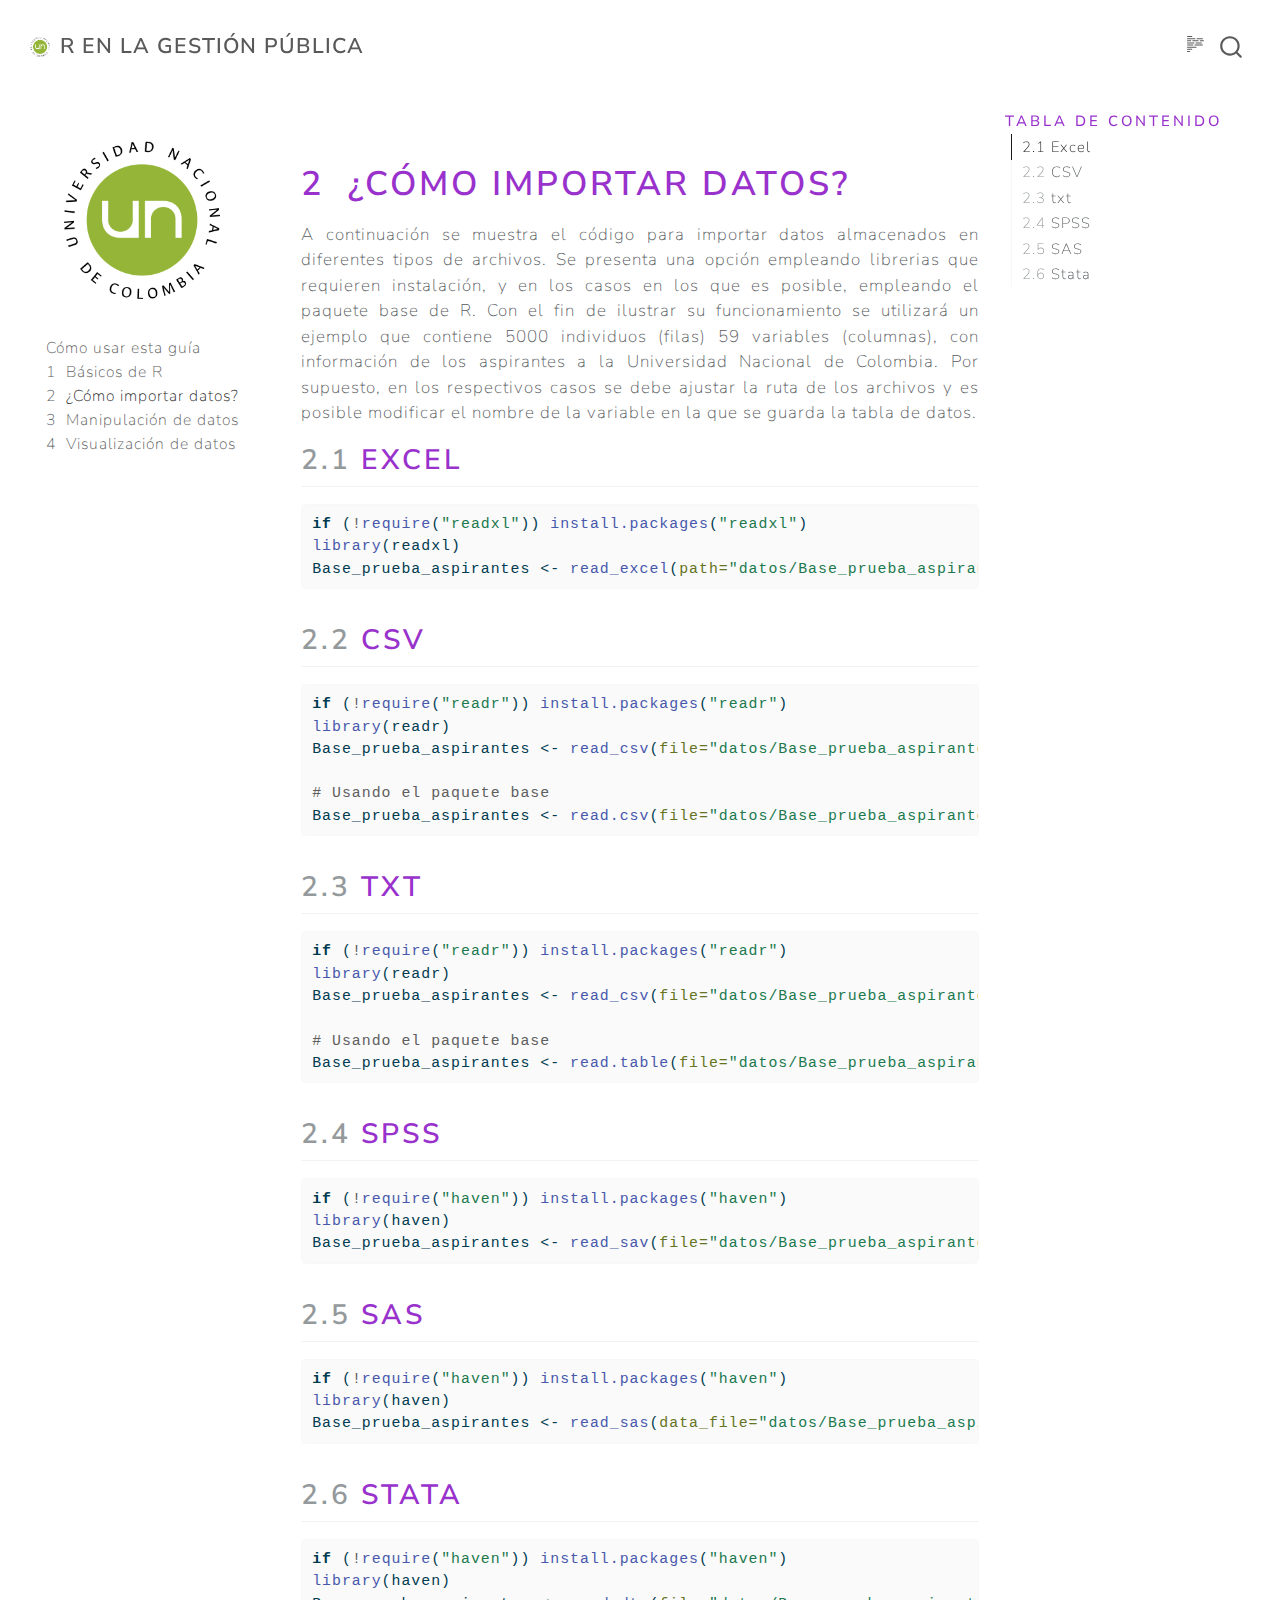
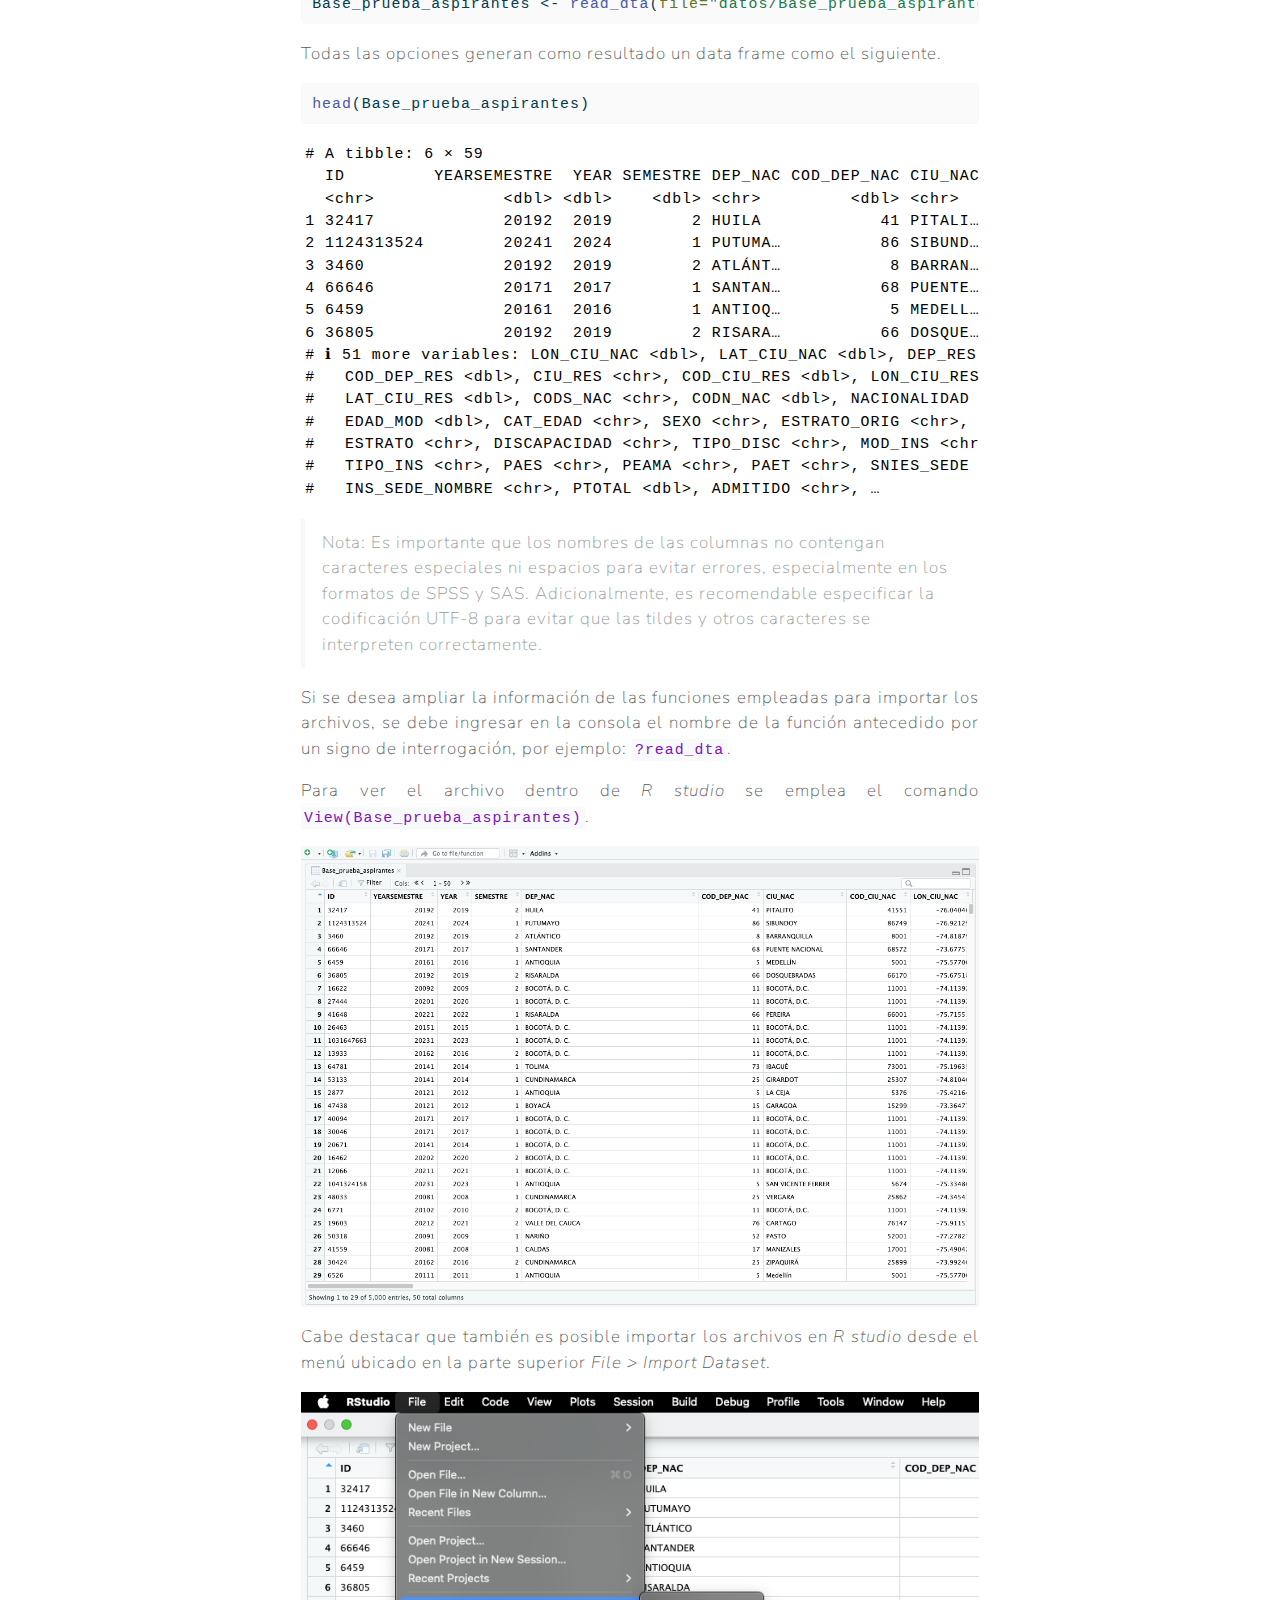
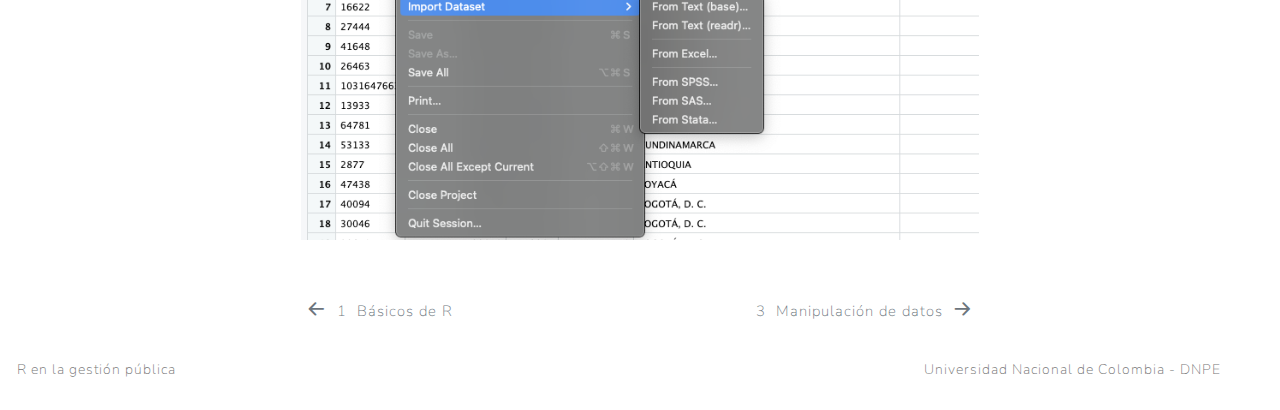
<file: docs/importar_datos.html>
<!DOCTYPE html>
<html xmlns="http://www.w3.org/1999/xhtml" lang="en" xml:lang="en"><head>

<meta charset="utf-8">
<meta name="generator" content="quarto-1.5.56">

<meta name="viewport" content="width=device-width, initial-scale=1.0, user-scalable=yes">


<title>2&nbsp; ¿Cómo importar datos? – R en la gestión pública</title>
<style>
code{white-space: pre-wrap;}
span.smallcaps{font-variant: small-caps;}
div.columns{display: flex; gap: min(4vw, 1.5em);}
div.column{flex: auto; overflow-x: auto;}
div.hanging-indent{margin-left: 1.5em; text-indent: -1.5em;}
ul.task-list{list-style: none;}
ul.task-list li input[type="checkbox"] {
  width: 0.8em;
  margin: 0 0.8em 0.2em -1em; /* quarto-specific, see https://github.com/quarto-dev/quarto-cli/issues/4556 */ 
  vertical-align: middle;
}
/* CSS for syntax highlighting */
pre > code.sourceCode { white-space: pre; position: relative; }
pre > code.sourceCode > span { line-height: 1.25; }
pre > code.sourceCode > span:empty { height: 1.2em; }
.sourceCode { overflow: visible; }
code.sourceCode > span { color: inherit; text-decoration: inherit; }
div.sourceCode { margin: 1em 0; }
pre.sourceCode { margin: 0; }
@media screen {
div.sourceCode { overflow: auto; }
}
@media print {
pre > code.sourceCode { white-space: pre-wrap; }
pre > code.sourceCode > span { display: inline-block; text-indent: -5em; padding-left: 5em; }
}
pre.numberSource code
  { counter-reset: source-line 0; }
pre.numberSource code > span
  { position: relative; left: -4em; counter-increment: source-line; }
pre.numberSource code > span > a:first-child::before
  { content: counter(source-line);
    position: relative; left: -1em; text-align: right; vertical-align: baseline;
    border: none; display: inline-block;
    -webkit-touch-callout: none; -webkit-user-select: none;
    -khtml-user-select: none; -moz-user-select: none;
    -ms-user-select: none; user-select: none;
    padding: 0 4px; width: 4em;
  }
pre.numberSource { margin-left: 3em;  padding-left: 4px; }
div.sourceCode
  {   }
@media screen {
pre > code.sourceCode > span > a:first-child::before { text-decoration: underline; }
}
</style>


<script src="site_libs/quarto-nav/quarto-nav.js"></script>
<script src="site_libs/quarto-nav/headroom.min.js"></script>
<script src="site_libs/clipboard/clipboard.min.js"></script>
<script src="site_libs/quarto-search/autocomplete.umd.js"></script>
<script src="site_libs/quarto-search/fuse.min.js"></script>
<script src="site_libs/quarto-search/quarto-search.js"></script>
<meta name="quarto:offset" content="./">
<link href="./manipulacion_de_datos.html" rel="next">
<link href="./basicos_R.html" rel="prev">
<link href="./img/Logotipo_UNAL.png" rel="icon" type="image/png">
<script src="site_libs/quarto-html/quarto.js"></script>
<script src="site_libs/quarto-html/popper.min.js"></script>
<script src="site_libs/quarto-html/tippy.umd.min.js"></script>
<script src="site_libs/quarto-html/anchor.min.js"></script>
<link href="site_libs/quarto-html/tippy.css" rel="stylesheet">
<link href="site_libs/quarto-html/quarto-syntax-highlighting.css" rel="stylesheet" id="quarto-text-highlighting-styles">
<script src="site_libs/bootstrap/bootstrap.min.js"></script>
<link href="site_libs/bootstrap/bootstrap-icons.css" rel="stylesheet">
<link href="site_libs/bootstrap/bootstrap.min.css" rel="stylesheet" id="quarto-bootstrap" data-mode="light">
<script id="quarto-search-options" type="application/json">{
  "location": "navbar",
  "copy-button": false,
  "collapse-after": 3,
  "panel-placement": "end",
  "type": "overlay",
  "limit": 50,
  "keyboard-shortcut": [
    "f",
    "/",
    "s"
  ],
  "show-item-context": false,
  "language": {
    "search-no-results-text": "No results",
    "search-matching-documents-text": "matching documents",
    "search-copy-link-title": "Copy link to search",
    "search-hide-matches-text": "Hide additional matches",
    "search-more-match-text": "more match in this document",
    "search-more-matches-text": "more matches in this document",
    "search-clear-button-title": "Clear",
    "search-text-placeholder": "",
    "search-detached-cancel-button-title": "Cancel",
    "search-submit-button-title": "Submit",
    "search-label": "Search"
  }
}</script>


<link rel="stylesheet" href="style_gitbook.css">
</head>

<body class="nav-sidebar floating nav-fixed">

<div id="quarto-search-results"></div>
  <header id="quarto-header" class="headroom fixed-top">
    <nav class="navbar navbar-expand-lg " data-bs-theme="dark">
      <div class="navbar-container container-fluid">
      <div class="navbar-brand-container mx-auto">
    <a href="./index.html" class="navbar-brand navbar-brand-logo">
    <img src="./img/Logotipo_UNAL.png" alt="" class="navbar-logo">
    </a>
    <a class="navbar-brand" href="./index.html">
    <span class="navbar-title">R en la gestión pública</span>
    </a>
  </div>
        <div class="quarto-navbar-tools tools-end">
  <a href="" class="quarto-reader-toggle quarto-navigation-tool px-1" onclick="window.quartoToggleReader(); return false;" title="Toggle reader mode">
  <div class="quarto-reader-toggle-btn">
  <i class="bi"></i>
  </div>
</a>
</div>
          <div id="quarto-search" class="" title="Search"></div>
      </div> <!-- /container-fluid -->
    </nav>
  <nav class="quarto-secondary-nav">
    <div class="container-fluid d-flex">
      <button type="button" class="quarto-btn-toggle btn" data-bs-toggle="collapse" role="button" data-bs-target=".quarto-sidebar-collapse-item" aria-controls="quarto-sidebar" aria-expanded="false" aria-label="Toggle sidebar navigation" onclick="if (window.quartoToggleHeadroom) { window.quartoToggleHeadroom(); }">
        <i class="bi bi-layout-text-sidebar-reverse"></i>
      </button>
        <nav class="quarto-page-breadcrumbs" aria-label="breadcrumb"><ol class="breadcrumb"><li class="breadcrumb-item"><a href="./importar_datos.html"><span class="chapter-number">2</span>&nbsp; <span class="chapter-title">¿Cómo importar datos?</span></a></li></ol></nav>
        <a class="flex-grow-1" role="navigation" data-bs-toggle="collapse" data-bs-target=".quarto-sidebar-collapse-item" aria-controls="quarto-sidebar" aria-expanded="false" aria-label="Toggle sidebar navigation" onclick="if (window.quartoToggleHeadroom) { window.quartoToggleHeadroom(); }">      
        </a>
    </div>
  </nav>
</header>
<!-- content -->
<div id="quarto-content" class="quarto-container page-columns page-rows-contents page-layout-article page-navbar">
<!-- sidebar -->
  <nav id="quarto-sidebar" class="sidebar collapse collapse-horizontal quarto-sidebar-collapse-item sidebar-navigation floating overflow-auto">
    <div class="pt-lg-2 mt-2 text-left sidebar-header sidebar-header-stacked">
      <a href="./index.html" class="sidebar-logo-link">
      <img src="./img/Logotipo_UNAL.png" alt="" class="sidebar-logo py-0 d-lg-inline d-none">
      </a>
      </div>
    <div class="sidebar-menu-container"> 
    <ul class="list-unstyled mt-1">
        <li class="sidebar-item">
  <div class="sidebar-item-container"> 
  <a href="./index.html" class="sidebar-item-text sidebar-link">
 <span class="menu-text">Cómo usar esta guía</span></a>
  </div>
</li>
        <li class="sidebar-item">
  <div class="sidebar-item-container"> 
  <a href="./basicos_R.html" class="sidebar-item-text sidebar-link">
 <span class="menu-text"><span class="chapter-number">1</span>&nbsp; <span class="chapter-title">Básicos de R</span></span></a>
  </div>
</li>
        <li class="sidebar-item">
  <div class="sidebar-item-container"> 
  <a href="./importar_datos.html" class="sidebar-item-text sidebar-link active">
 <span class="menu-text"><span class="chapter-number">2</span>&nbsp; <span class="chapter-title">¿Cómo importar datos?</span></span></a>
  </div>
</li>
        <li class="sidebar-item">
  <div class="sidebar-item-container"> 
  <a href="./manipulacion_de_datos.html" class="sidebar-item-text sidebar-link">
 <span class="menu-text"><span class="chapter-number">3</span>&nbsp; <span class="chapter-title">Manipulación de datos</span></span></a>
  </div>
</li>
        <li class="sidebar-item">
  <div class="sidebar-item-container"> 
  <a href="./visualizacion.html" class="sidebar-item-text sidebar-link">
 <span class="menu-text"><span class="chapter-number">4</span>&nbsp; <span class="chapter-title">Visualización de datos</span></span></a>
  </div>
</li>
    </ul>
    </div>
</nav>
<div id="quarto-sidebar-glass" class="quarto-sidebar-collapse-item" data-bs-toggle="collapse" data-bs-target=".quarto-sidebar-collapse-item"></div>
<!-- margin-sidebar -->
    <div id="quarto-margin-sidebar" class="sidebar margin-sidebar">
        <nav id="TOC" role="doc-toc" class="toc-active" data-toc-expanded="3">
    <h2 id="toc-title">Tabla de contenido</h2>
   
  <ul>
  <li><a href="#excel" id="toc-excel" class="nav-link active" data-scroll-target="#excel"><span class="header-section-number">2.1</span> Excel</a></li>
  <li><a href="#csv" id="toc-csv" class="nav-link" data-scroll-target="#csv"><span class="header-section-number">2.2</span> CSV</a></li>
  <li><a href="#txt" id="toc-txt" class="nav-link" data-scroll-target="#txt"><span class="header-section-number">2.3</span> txt</a></li>
  <li><a href="#spss" id="toc-spss" class="nav-link" data-scroll-target="#spss"><span class="header-section-number">2.4</span> SPSS</a></li>
  <li><a href="#sas" id="toc-sas" class="nav-link" data-scroll-target="#sas"><span class="header-section-number">2.5</span> SAS</a></li>
  <li><a href="#stata" id="toc-stata" class="nav-link" data-scroll-target="#stata"><span class="header-section-number">2.6</span> Stata</a></li>
  </ul>
</nav>
    </div>
<!-- main -->
<main class="content" id="quarto-document-content">

<header id="title-block-header" class="quarto-title-block default">
<div class="quarto-title">
<h1 class="title"><span class="chapter-number">2</span>&nbsp; <span class="chapter-title">¿Cómo importar datos?</span></h1>
</div>



<div class="quarto-title-meta">

    
  
    
  </div>
  


</header>


<p>A continuación se muestra el código para importar datos almacenados en diferentes tipos de archivos. Se presenta una opción empleando librerias que requieren instalación, y en los casos en los que es posible, empleando el paquete base de R. Con el fin de ilustrar su funcionamiento se utilizará un ejemplo que contiene 5000 individuos (filas) 59 variables (columnas), con información de los aspirantes a la Universidad Nacional de Colombia. Por supuesto, en los respectivos casos se debe ajustar la ruta de los archivos y es posible modificar el nombre de la variable en la que se guarda la tabla de datos.</p>
<section id="excel" class="level2" data-number="2.1">
<h2 data-number="2.1" class="anchored" data-anchor-id="excel"><span class="header-section-number">2.1</span> Excel</h2>
<div class="cell">
<div class="sourceCode cell-code" id="cb1"><pre class="sourceCode r code-with-copy"><code class="sourceCode r"><span id="cb1-1"><a href="#cb1-1" aria-hidden="true" tabindex="-1"></a><span class="cf">if</span> (<span class="sc">!</span><span class="fu">require</span>(<span class="st">"readxl"</span>)) <span class="fu">install.packages</span>(<span class="st">"readxl"</span>)</span>
<span id="cb1-2"><a href="#cb1-2" aria-hidden="true" tabindex="-1"></a><span class="fu">library</span>(readxl)</span>
<span id="cb1-3"><a href="#cb1-3" aria-hidden="true" tabindex="-1"></a>Base_prueba_aspirantes <span class="ot">&lt;-</span> <span class="fu">read_excel</span>(<span class="at">path=</span><span class="st">"datos/Base_prueba_aspirantes.xlsx"</span>)</span></code><button title="Copy to Clipboard" class="code-copy-button"><i class="bi"></i></button></pre></div>
</div>
</section>
<section id="csv" class="level2" data-number="2.2">
<h2 data-number="2.2" class="anchored" data-anchor-id="csv"><span class="header-section-number">2.2</span> CSV</h2>
<div class="cell">
<div class="sourceCode cell-code" id="cb2"><pre class="sourceCode r code-with-copy"><code class="sourceCode r"><span id="cb2-1"><a href="#cb2-1" aria-hidden="true" tabindex="-1"></a><span class="cf">if</span> (<span class="sc">!</span><span class="fu">require</span>(<span class="st">"readr"</span>)) <span class="fu">install.packages</span>(<span class="st">"readr"</span>)</span>
<span id="cb2-2"><a href="#cb2-2" aria-hidden="true" tabindex="-1"></a><span class="fu">library</span>(readr)</span>
<span id="cb2-3"><a href="#cb2-3" aria-hidden="true" tabindex="-1"></a>Base_prueba_aspirantes <span class="ot">&lt;-</span> <span class="fu">read_csv</span>(<span class="at">file=</span><span class="st">"datos/Base_prueba_aspirantes.csv"</span>)</span>
<span id="cb2-4"><a href="#cb2-4" aria-hidden="true" tabindex="-1"></a></span>
<span id="cb2-5"><a href="#cb2-5" aria-hidden="true" tabindex="-1"></a><span class="co"># Usando el paquete base</span></span>
<span id="cb2-6"><a href="#cb2-6" aria-hidden="true" tabindex="-1"></a>Base_prueba_aspirantes <span class="ot">&lt;-</span> <span class="fu">read.csv</span>(<span class="at">file=</span><span class="st">"datos/Base_prueba_aspirantes.csv"</span>, <span class="at">encoding=</span><span class="st">"UTF-8"</span>)</span></code><button title="Copy to Clipboard" class="code-copy-button"><i class="bi"></i></button></pre></div>
</div>
</section>
<section id="txt" class="level2" data-number="2.3">
<h2 data-number="2.3" class="anchored" data-anchor-id="txt"><span class="header-section-number">2.3</span> txt</h2>
<div class="cell">
<div class="sourceCode cell-code" id="cb3"><pre class="sourceCode r code-with-copy"><code class="sourceCode r"><span id="cb3-1"><a href="#cb3-1" aria-hidden="true" tabindex="-1"></a><span class="cf">if</span> (<span class="sc">!</span><span class="fu">require</span>(<span class="st">"readr"</span>)) <span class="fu">install.packages</span>(<span class="st">"readr"</span>)</span>
<span id="cb3-2"><a href="#cb3-2" aria-hidden="true" tabindex="-1"></a><span class="fu">library</span>(readr)</span>
<span id="cb3-3"><a href="#cb3-3" aria-hidden="true" tabindex="-1"></a>Base_prueba_aspirantes <span class="ot">&lt;-</span> <span class="fu">read_csv</span>(<span class="at">file=</span><span class="st">"datos/Base_prueba_aspirantes.txt"</span>)</span>
<span id="cb3-4"><a href="#cb3-4" aria-hidden="true" tabindex="-1"></a></span>
<span id="cb3-5"><a href="#cb3-5" aria-hidden="true" tabindex="-1"></a><span class="co"># Usando el paquete base</span></span>
<span id="cb3-6"><a href="#cb3-6" aria-hidden="true" tabindex="-1"></a>Base_prueba_aspirantes <span class="ot">&lt;-</span> <span class="fu">read.table</span>(<span class="at">file=</span><span class="st">"datos/Base_prueba_aspirantes.txt"</span>, <span class="at">header =</span> <span class="cn">TRUE</span>, <span class="at">sep =</span> <span class="st">","</span>)</span></code><button title="Copy to Clipboard" class="code-copy-button"><i class="bi"></i></button></pre></div>
</div>
</section>
<section id="spss" class="level2" data-number="2.4">
<h2 data-number="2.4" class="anchored" data-anchor-id="spss"><span class="header-section-number">2.4</span> SPSS</h2>
<div class="cell">
<div class="sourceCode cell-code" id="cb4"><pre class="sourceCode r code-with-copy"><code class="sourceCode r"><span id="cb4-1"><a href="#cb4-1" aria-hidden="true" tabindex="-1"></a><span class="cf">if</span> (<span class="sc">!</span><span class="fu">require</span>(<span class="st">"haven"</span>)) <span class="fu">install.packages</span>(<span class="st">"haven"</span>)</span>
<span id="cb4-2"><a href="#cb4-2" aria-hidden="true" tabindex="-1"></a><span class="fu">library</span>(haven)</span>
<span id="cb4-3"><a href="#cb4-3" aria-hidden="true" tabindex="-1"></a>Base_prueba_aspirantes <span class="ot">&lt;-</span> <span class="fu">read_sav</span>(<span class="at">file=</span><span class="st">"datos/Base_prueba_aspirantes.sav"</span>)</span></code><button title="Copy to Clipboard" class="code-copy-button"><i class="bi"></i></button></pre></div>
</div>
</section>
<section id="sas" class="level2" data-number="2.5">
<h2 data-number="2.5" class="anchored" data-anchor-id="sas"><span class="header-section-number">2.5</span> SAS</h2>
<div class="cell">
<div class="sourceCode cell-code" id="cb5"><pre class="sourceCode r code-with-copy"><code class="sourceCode r"><span id="cb5-1"><a href="#cb5-1" aria-hidden="true" tabindex="-1"></a><span class="cf">if</span> (<span class="sc">!</span><span class="fu">require</span>(<span class="st">"haven"</span>)) <span class="fu">install.packages</span>(<span class="st">"haven"</span>)</span>
<span id="cb5-2"><a href="#cb5-2" aria-hidden="true" tabindex="-1"></a><span class="fu">library</span>(haven)</span>
<span id="cb5-3"><a href="#cb5-3" aria-hidden="true" tabindex="-1"></a>Base_prueba_aspirantes <span class="ot">&lt;-</span> <span class="fu">read_sas</span>(<span class="at">data_file=</span><span class="st">"datos/Base_prueba_aspirantes.sas7bdat"</span>)</span></code><button title="Copy to Clipboard" class="code-copy-button"><i class="bi"></i></button></pre></div>
</div>
</section>
<section id="stata" class="level2" data-number="2.6">
<h2 data-number="2.6" class="anchored" data-anchor-id="stata"><span class="header-section-number">2.6</span> Stata</h2>
<div class="cell">
<div class="sourceCode cell-code" id="cb6"><pre class="sourceCode r code-with-copy"><code class="sourceCode r"><span id="cb6-1"><a href="#cb6-1" aria-hidden="true" tabindex="-1"></a><span class="cf">if</span> (<span class="sc">!</span><span class="fu">require</span>(<span class="st">"haven"</span>)) <span class="fu">install.packages</span>(<span class="st">"haven"</span>)</span>
<span id="cb6-2"><a href="#cb6-2" aria-hidden="true" tabindex="-1"></a><span class="fu">library</span>(haven)</span>
<span id="cb6-3"><a href="#cb6-3" aria-hidden="true" tabindex="-1"></a>Base_prueba_aspirantes <span class="ot">&lt;-</span> <span class="fu">read_dta</span>(<span class="at">file=</span><span class="st">"datos/Base_prueba_aspirantes.dta"</span>)</span></code><button title="Copy to Clipboard" class="code-copy-button"><i class="bi"></i></button></pre></div>
</div>
<p>Todas las opciones generan como resultado un data frame como el siguiente.</p>
<div class="cell">
<div class="sourceCode cell-code" id="cb7"><pre class="sourceCode r code-with-copy"><code class="sourceCode r"><span id="cb7-1"><a href="#cb7-1" aria-hidden="true" tabindex="-1"></a><span class="fu">head</span>(Base_prueba_aspirantes)</span></code><button title="Copy to Clipboard" class="code-copy-button"><i class="bi"></i></button></pre></div>
<div class="cell-output cell-output-stdout">
<pre><code># A tibble: 6 × 59
  ID         YEARSEMESTRE  YEAR SEMESTRE DEP_NAC COD_DEP_NAC CIU_NAC COD_CIU_NAC
  &lt;chr&gt;             &lt;dbl&gt; &lt;dbl&gt;    &lt;dbl&gt; &lt;chr&gt;         &lt;dbl&gt; &lt;chr&gt;         &lt;dbl&gt;
1 32417             20192  2019        2 HUILA            41 PITALI…       41551
2 1124313524        20241  2024        1 PUTUMA…          86 SIBUND…       86749
3 3460              20192  2019        2 ATLÁNT…           8 BARRAN…        8001
4 66646             20171  2017        1 SANTAN…          68 PUENTE…       68572
5 6459              20161  2016        1 ANTIOQ…           5 MEDELL…        5001
6 36805             20192  2019        2 RISARA…          66 DOSQUE…       66170
# ℹ 51 more variables: LON_CIU_NAC &lt;dbl&gt;, LAT_CIU_NAC &lt;dbl&gt;, DEP_RES &lt;chr&gt;,
#   COD_DEP_RES &lt;dbl&gt;, CIU_RES &lt;chr&gt;, COD_CIU_RES &lt;dbl&gt;, LON_CIU_RES &lt;dbl&gt;,
#   LAT_CIU_RES &lt;dbl&gt;, CODS_NAC &lt;chr&gt;, CODN_NAC &lt;dbl&gt;, NACIONALIDAD &lt;chr&gt;,
#   EDAD_MOD &lt;dbl&gt;, CAT_EDAD &lt;chr&gt;, SEXO &lt;chr&gt;, ESTRATO_ORIG &lt;chr&gt;,
#   ESTRATO &lt;chr&gt;, DISCAPACIDAD &lt;chr&gt;, TIPO_DISC &lt;chr&gt;, MOD_INS &lt;chr&gt;,
#   TIPO_INS &lt;chr&gt;, PAES &lt;chr&gt;, PEAMA &lt;chr&gt;, PAET &lt;chr&gt;, SNIES_SEDE &lt;dbl&gt;,
#   INS_SEDE_NOMBRE &lt;chr&gt;, PTOTAL &lt;dbl&gt;, ADMITIDO &lt;chr&gt;, …</code></pre>
</div>
</div>
<blockquote class="blockquote">
<p>Nota: Es importante que los nombres de las columnas no contengan caracteres especiales ni espacios para evitar errores, especialmente en los formatos de SPSS y SAS. Adicionalmente, es recomendable especificar la codificación UTF-8 para evitar que las tildes y otros caracteres se interpreten correctamente.</p>
</blockquote>
<p>Si se desea ampliar la información de las funciones empleadas para importar los archivos, se debe ingresar en la consola el nombre de la función antecedido por un signo de interrogación, por ejemplo: <code>?read_dta</code>.</p>
<p>Para ver el archivo dentro de <em>R studio</em> se emplea el comando <code>View(Base_prueba_aspirantes)</code>.</p>
<p><img src="img/View.png" class="img-fluid"></p>
<p>Cabe destacar que también es posible importar los archivos en <em>R studio</em> desde el menú ubicado en la parte superior <em>File &gt; Import Dataset</em>.</p>
<p><img src="img/Import_dataset.png" class="img-fluid"></p>


</section>

</main> <!-- /main -->
<script id="quarto-html-after-body" type="application/javascript">
window.document.addEventListener("DOMContentLoaded", function (event) {
  const toggleBodyColorMode = (bsSheetEl) => {
    const mode = bsSheetEl.getAttribute("data-mode");
    const bodyEl = window.document.querySelector("body");
    if (mode === "dark") {
      bodyEl.classList.add("quarto-dark");
      bodyEl.classList.remove("quarto-light");
    } else {
      bodyEl.classList.add("quarto-light");
      bodyEl.classList.remove("quarto-dark");
    }
  }
  const toggleBodyColorPrimary = () => {
    const bsSheetEl = window.document.querySelector("link#quarto-bootstrap");
    if (bsSheetEl) {
      toggleBodyColorMode(bsSheetEl);
    }
  }
  toggleBodyColorPrimary();  
  const icon = "";
  const anchorJS = new window.AnchorJS();
  anchorJS.options = {
    placement: 'right',
    icon: icon
  };
  anchorJS.add('.anchored');
  const isCodeAnnotation = (el) => {
    for (const clz of el.classList) {
      if (clz.startsWith('code-annotation-')) {                     
        return true;
      }
    }
    return false;
  }
  const onCopySuccess = function(e) {
    // button target
    const button = e.trigger;
    // don't keep focus
    button.blur();
    // flash "checked"
    button.classList.add('code-copy-button-checked');
    var currentTitle = button.getAttribute("title");
    button.setAttribute("title", "Copied!");
    let tooltip;
    if (window.bootstrap) {
      button.setAttribute("data-bs-toggle", "tooltip");
      button.setAttribute("data-bs-placement", "left");
      button.setAttribute("data-bs-title", "Copied!");
      tooltip = new bootstrap.Tooltip(button, 
        { trigger: "manual", 
          customClass: "code-copy-button-tooltip",
          offset: [0, -8]});
      tooltip.show();    
    }
    setTimeout(function() {
      if (tooltip) {
        tooltip.hide();
        button.removeAttribute("data-bs-title");
        button.removeAttribute("data-bs-toggle");
        button.removeAttribute("data-bs-placement");
      }
      button.setAttribute("title", currentTitle);
      button.classList.remove('code-copy-button-checked');
    }, 1000);
    // clear code selection
    e.clearSelection();
  }
  const getTextToCopy = function(trigger) {
      const codeEl = trigger.previousElementSibling.cloneNode(true);
      for (const childEl of codeEl.children) {
        if (isCodeAnnotation(childEl)) {
          childEl.remove();
        }
      }
      return codeEl.innerText;
  }
  const clipboard = new window.ClipboardJS('.code-copy-button:not([data-in-quarto-modal])', {
    text: getTextToCopy
  });
  clipboard.on('success', onCopySuccess);
  if (window.document.getElementById('quarto-embedded-source-code-modal')) {
    // For code content inside modals, clipBoardJS needs to be initialized with a container option
    // TODO: Check when it could be a function (https://github.com/zenorocha/clipboard.js/issues/860)
    const clipboardModal = new window.ClipboardJS('.code-copy-button[data-in-quarto-modal]', {
      text: getTextToCopy,
      container: window.document.getElementById('quarto-embedded-source-code-modal')
    });
    clipboardModal.on('success', onCopySuccess);
  }
    var localhostRegex = new RegExp(/^(?:http|https):\/\/localhost\:?[0-9]*\//);
    var mailtoRegex = new RegExp(/^mailto:/);
      var filterRegex = new RegExp('/' + window.location.host + '/');
    var isInternal = (href) => {
        return filterRegex.test(href) || localhostRegex.test(href) || mailtoRegex.test(href);
    }
    // Inspect non-navigation links and adorn them if external
 	var links = window.document.querySelectorAll('a[href]:not(.nav-link):not(.navbar-brand):not(.toc-action):not(.sidebar-link):not(.sidebar-item-toggle):not(.pagination-link):not(.no-external):not([aria-hidden]):not(.dropdown-item):not(.quarto-navigation-tool):not(.about-link)');
    for (var i=0; i<links.length; i++) {
      const link = links[i];
      if (!isInternal(link.href)) {
        // undo the damage that might have been done by quarto-nav.js in the case of
        // links that we want to consider external
        if (link.dataset.originalHref !== undefined) {
          link.href = link.dataset.originalHref;
        }
      }
    }
  function tippyHover(el, contentFn, onTriggerFn, onUntriggerFn) {
    const config = {
      allowHTML: true,
      maxWidth: 500,
      delay: 100,
      arrow: false,
      appendTo: function(el) {
          return el.parentElement;
      },
      interactive: true,
      interactiveBorder: 10,
      theme: 'quarto',
      placement: 'bottom-start',
    };
    if (contentFn) {
      config.content = contentFn;
    }
    if (onTriggerFn) {
      config.onTrigger = onTriggerFn;
    }
    if (onUntriggerFn) {
      config.onUntrigger = onUntriggerFn;
    }
    window.tippy(el, config); 
  }
  const noterefs = window.document.querySelectorAll('a[role="doc-noteref"]');
  for (var i=0; i<noterefs.length; i++) {
    const ref = noterefs[i];
    tippyHover(ref, function() {
      // use id or data attribute instead here
      let href = ref.getAttribute('data-footnote-href') || ref.getAttribute('href');
      try { href = new URL(href).hash; } catch {}
      const id = href.replace(/^#\/?/, "");
      const note = window.document.getElementById(id);
      if (note) {
        return note.innerHTML;
      } else {
        return "";
      }
    });
  }
  const xrefs = window.document.querySelectorAll('a.quarto-xref');
  const processXRef = (id, note) => {
    // Strip column container classes
    const stripColumnClz = (el) => {
      el.classList.remove("page-full", "page-columns");
      if (el.children) {
        for (const child of el.children) {
          stripColumnClz(child);
        }
      }
    }
    stripColumnClz(note)
    if (id === null || id.startsWith('sec-')) {
      // Special case sections, only their first couple elements
      const container = document.createElement("div");
      if (note.children && note.children.length > 2) {
        container.appendChild(note.children[0].cloneNode(true));
        for (let i = 1; i < note.children.length; i++) {
          const child = note.children[i];
          if (child.tagName === "P" && child.innerText === "") {
            continue;
          } else {
            container.appendChild(child.cloneNode(true));
            break;
          }
        }
        if (window.Quarto?.typesetMath) {
          window.Quarto.typesetMath(container);
        }
        return container.innerHTML
      } else {
        if (window.Quarto?.typesetMath) {
          window.Quarto.typesetMath(note);
        }
        return note.innerHTML;
      }
    } else {
      // Remove any anchor links if they are present
      const anchorLink = note.querySelector('a.anchorjs-link');
      if (anchorLink) {
        anchorLink.remove();
      }
      if (window.Quarto?.typesetMath) {
        window.Quarto.typesetMath(note);
      }
      // TODO in 1.5, we should make sure this works without a callout special case
      if (note.classList.contains("callout")) {
        return note.outerHTML;
      } else {
        return note.innerHTML;
      }
    }
  }
  for (var i=0; i<xrefs.length; i++) {
    const xref = xrefs[i];
    tippyHover(xref, undefined, function(instance) {
      instance.disable();
      let url = xref.getAttribute('href');
      let hash = undefined; 
      if (url.startsWith('#')) {
        hash = url;
      } else {
        try { hash = new URL(url).hash; } catch {}
      }
      if (hash) {
        const id = hash.replace(/^#\/?/, "");
        const note = window.document.getElementById(id);
        if (note !== null) {
          try {
            const html = processXRef(id, note.cloneNode(true));
            instance.setContent(html);
          } finally {
            instance.enable();
            instance.show();
          }
        } else {
          // See if we can fetch this
          fetch(url.split('#')[0])
          .then(res => res.text())
          .then(html => {
            const parser = new DOMParser();
            const htmlDoc = parser.parseFromString(html, "text/html");
            const note = htmlDoc.getElementById(id);
            if (note !== null) {
              const html = processXRef(id, note);
              instance.setContent(html);
            } 
          }).finally(() => {
            instance.enable();
            instance.show();
          });
        }
      } else {
        // See if we can fetch a full url (with no hash to target)
        // This is a special case and we should probably do some content thinning / targeting
        fetch(url)
        .then(res => res.text())
        .then(html => {
          const parser = new DOMParser();
          const htmlDoc = parser.parseFromString(html, "text/html");
          const note = htmlDoc.querySelector('main.content');
          if (note !== null) {
            // This should only happen for chapter cross references
            // (since there is no id in the URL)
            // remove the first header
            if (note.children.length > 0 && note.children[0].tagName === "HEADER") {
              note.children[0].remove();
            }
            const html = processXRef(null, note);
            instance.setContent(html);
          } 
        }).finally(() => {
          instance.enable();
          instance.show();
        });
      }
    }, function(instance) {
    });
  }
      let selectedAnnoteEl;
      const selectorForAnnotation = ( cell, annotation) => {
        let cellAttr = 'data-code-cell="' + cell + '"';
        let lineAttr = 'data-code-annotation="' +  annotation + '"';
        const selector = 'span[' + cellAttr + '][' + lineAttr + ']';
        return selector;
      }
      const selectCodeLines = (annoteEl) => {
        const doc = window.document;
        const targetCell = annoteEl.getAttribute("data-target-cell");
        const targetAnnotation = annoteEl.getAttribute("data-target-annotation");
        const annoteSpan = window.document.querySelector(selectorForAnnotation(targetCell, targetAnnotation));
        const lines = annoteSpan.getAttribute("data-code-lines").split(",");
        const lineIds = lines.map((line) => {
          return targetCell + "-" + line;
        })
        let top = null;
        let height = null;
        let parent = null;
        if (lineIds.length > 0) {
            //compute the position of the single el (top and bottom and make a div)
            const el = window.document.getElementById(lineIds[0]);
            top = el.offsetTop;
            height = el.offsetHeight;
            parent = el.parentElement.parentElement;
          if (lineIds.length > 1) {
            const lastEl = window.document.getElementById(lineIds[lineIds.length - 1]);
            const bottom = lastEl.offsetTop + lastEl.offsetHeight;
            height = bottom - top;
          }
          if (top !== null && height !== null && parent !== null) {
            // cook up a div (if necessary) and position it 
            let div = window.document.getElementById("code-annotation-line-highlight");
            if (div === null) {
              div = window.document.createElement("div");
              div.setAttribute("id", "code-annotation-line-highlight");
              div.style.position = 'absolute';
              parent.appendChild(div);
            }
            div.style.top = top - 2 + "px";
            div.style.height = height + 4 + "px";
            div.style.left = 0;
            let gutterDiv = window.document.getElementById("code-annotation-line-highlight-gutter");
            if (gutterDiv === null) {
              gutterDiv = window.document.createElement("div");
              gutterDiv.setAttribute("id", "code-annotation-line-highlight-gutter");
              gutterDiv.style.position = 'absolute';
              const codeCell = window.document.getElementById(targetCell);
              const gutter = codeCell.querySelector('.code-annotation-gutter');
              gutter.appendChild(gutterDiv);
            }
            gutterDiv.style.top = top - 2 + "px";
            gutterDiv.style.height = height + 4 + "px";
          }
          selectedAnnoteEl = annoteEl;
        }
      };
      const unselectCodeLines = () => {
        const elementsIds = ["code-annotation-line-highlight", "code-annotation-line-highlight-gutter"];
        elementsIds.forEach((elId) => {
          const div = window.document.getElementById(elId);
          if (div) {
            div.remove();
          }
        });
        selectedAnnoteEl = undefined;
      };
        // Handle positioning of the toggle
    window.addEventListener(
      "resize",
      throttle(() => {
        elRect = undefined;
        if (selectedAnnoteEl) {
          selectCodeLines(selectedAnnoteEl);
        }
      }, 10)
    );
    function throttle(fn, ms) {
    let throttle = false;
    let timer;
      return (...args) => {
        if(!throttle) { // first call gets through
            fn.apply(this, args);
            throttle = true;
        } else { // all the others get throttled
            if(timer) clearTimeout(timer); // cancel #2
            timer = setTimeout(() => {
              fn.apply(this, args);
              timer = throttle = false;
            }, ms);
        }
      };
    }
      // Attach click handler to the DT
      const annoteDls = window.document.querySelectorAll('dt[data-target-cell]');
      for (const annoteDlNode of annoteDls) {
        annoteDlNode.addEventListener('click', (event) => {
          const clickedEl = event.target;
          if (clickedEl !== selectedAnnoteEl) {
            unselectCodeLines();
            const activeEl = window.document.querySelector('dt[data-target-cell].code-annotation-active');
            if (activeEl) {
              activeEl.classList.remove('code-annotation-active');
            }
            selectCodeLines(clickedEl);
            clickedEl.classList.add('code-annotation-active');
          } else {
            // Unselect the line
            unselectCodeLines();
            clickedEl.classList.remove('code-annotation-active');
          }
        });
      }
  const findCites = (el) => {
    const parentEl = el.parentElement;
    if (parentEl) {
      const cites = parentEl.dataset.cites;
      if (cites) {
        return {
          el,
          cites: cites.split(' ')
        };
      } else {
        return findCites(el.parentElement)
      }
    } else {
      return undefined;
    }
  };
  var bibliorefs = window.document.querySelectorAll('a[role="doc-biblioref"]');
  for (var i=0; i<bibliorefs.length; i++) {
    const ref = bibliorefs[i];
    const citeInfo = findCites(ref);
    if (citeInfo) {
      tippyHover(citeInfo.el, function() {
        var popup = window.document.createElement('div');
        citeInfo.cites.forEach(function(cite) {
          var citeDiv = window.document.createElement('div');
          citeDiv.classList.add('hanging-indent');
          citeDiv.classList.add('csl-entry');
          var biblioDiv = window.document.getElementById('ref-' + cite);
          if (biblioDiv) {
            citeDiv.innerHTML = biblioDiv.innerHTML;
          }
          popup.appendChild(citeDiv);
        });
        return popup.innerHTML;
      });
    }
  }
});
</script>
<nav class="page-navigation">
  <div class="nav-page nav-page-previous">
      <a href="./basicos_R.html" class="pagination-link" aria-label="Básicos de R">
        <i class="bi bi-arrow-left-short"></i> <span class="nav-page-text"><span class="chapter-number">1</span>&nbsp; <span class="chapter-title">Básicos de R</span></span>
      </a>          
  </div>
  <div class="nav-page nav-page-next">
      <a href="./manipulacion_de_datos.html" class="pagination-link" aria-label="Manipulación de datos">
        <span class="nav-page-text"><span class="chapter-number">3</span>&nbsp; <span class="chapter-title">Manipulación de datos</span></span> <i class="bi bi-arrow-right-short"></i>
      </a>
  </div>
</nav>
</div> <!-- /content -->
<footer class="footer">
  <div class="nav-footer">
    <div class="nav-footer-left">
      <ul class="footer-items list-unstyled">
    <li class="nav-item">
 R en la gestión pública
  </li>  
</ul>
    </div>   
    <div class="nav-footer-center">
      &nbsp;
    </div>
    <div class="nav-footer-right">
      <ul class="footer-items list-unstyled">
    <li class="nav-item">
    <a class="nav-link" href="https://unal.edu.co/">
<p>Universidad Nacional de Colombia - DNPE</p>
</a>
  </li>  
</ul>
    </div>
  </div>
</footer>




</body></html>
</file>
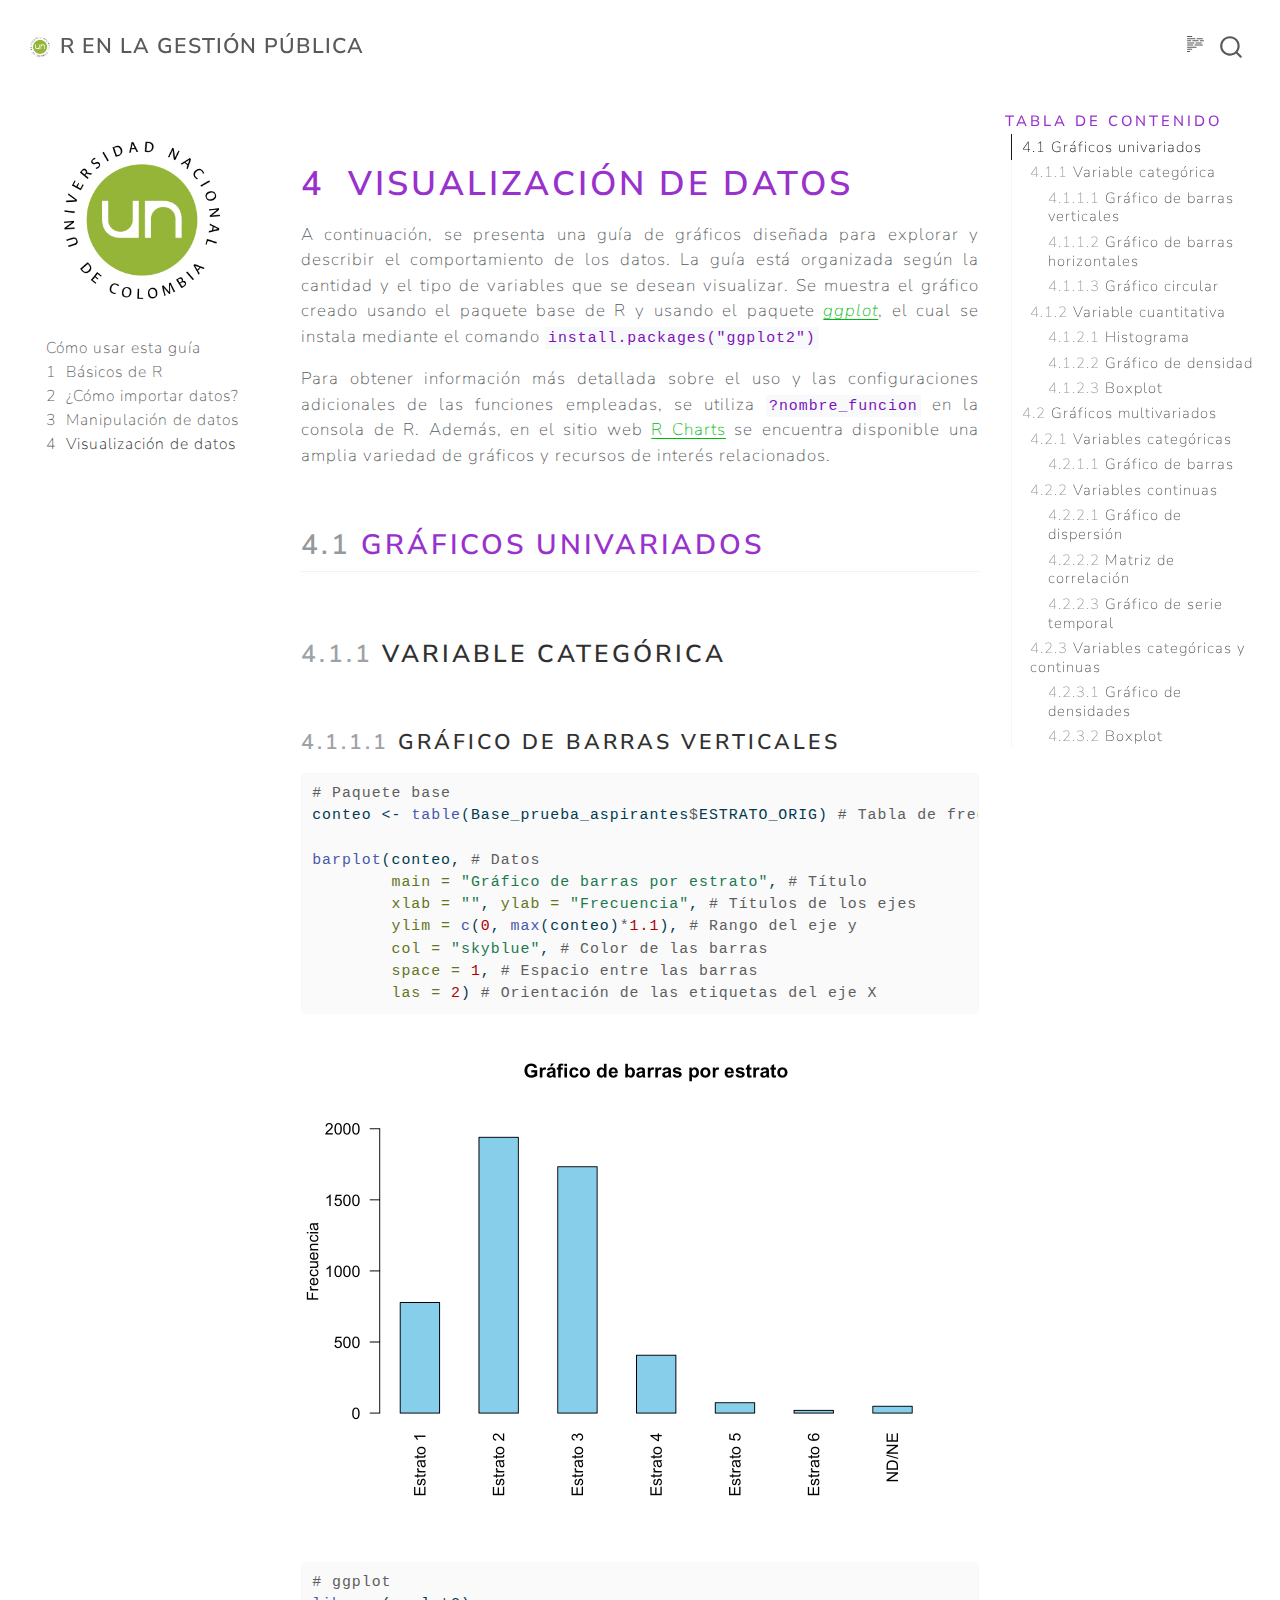
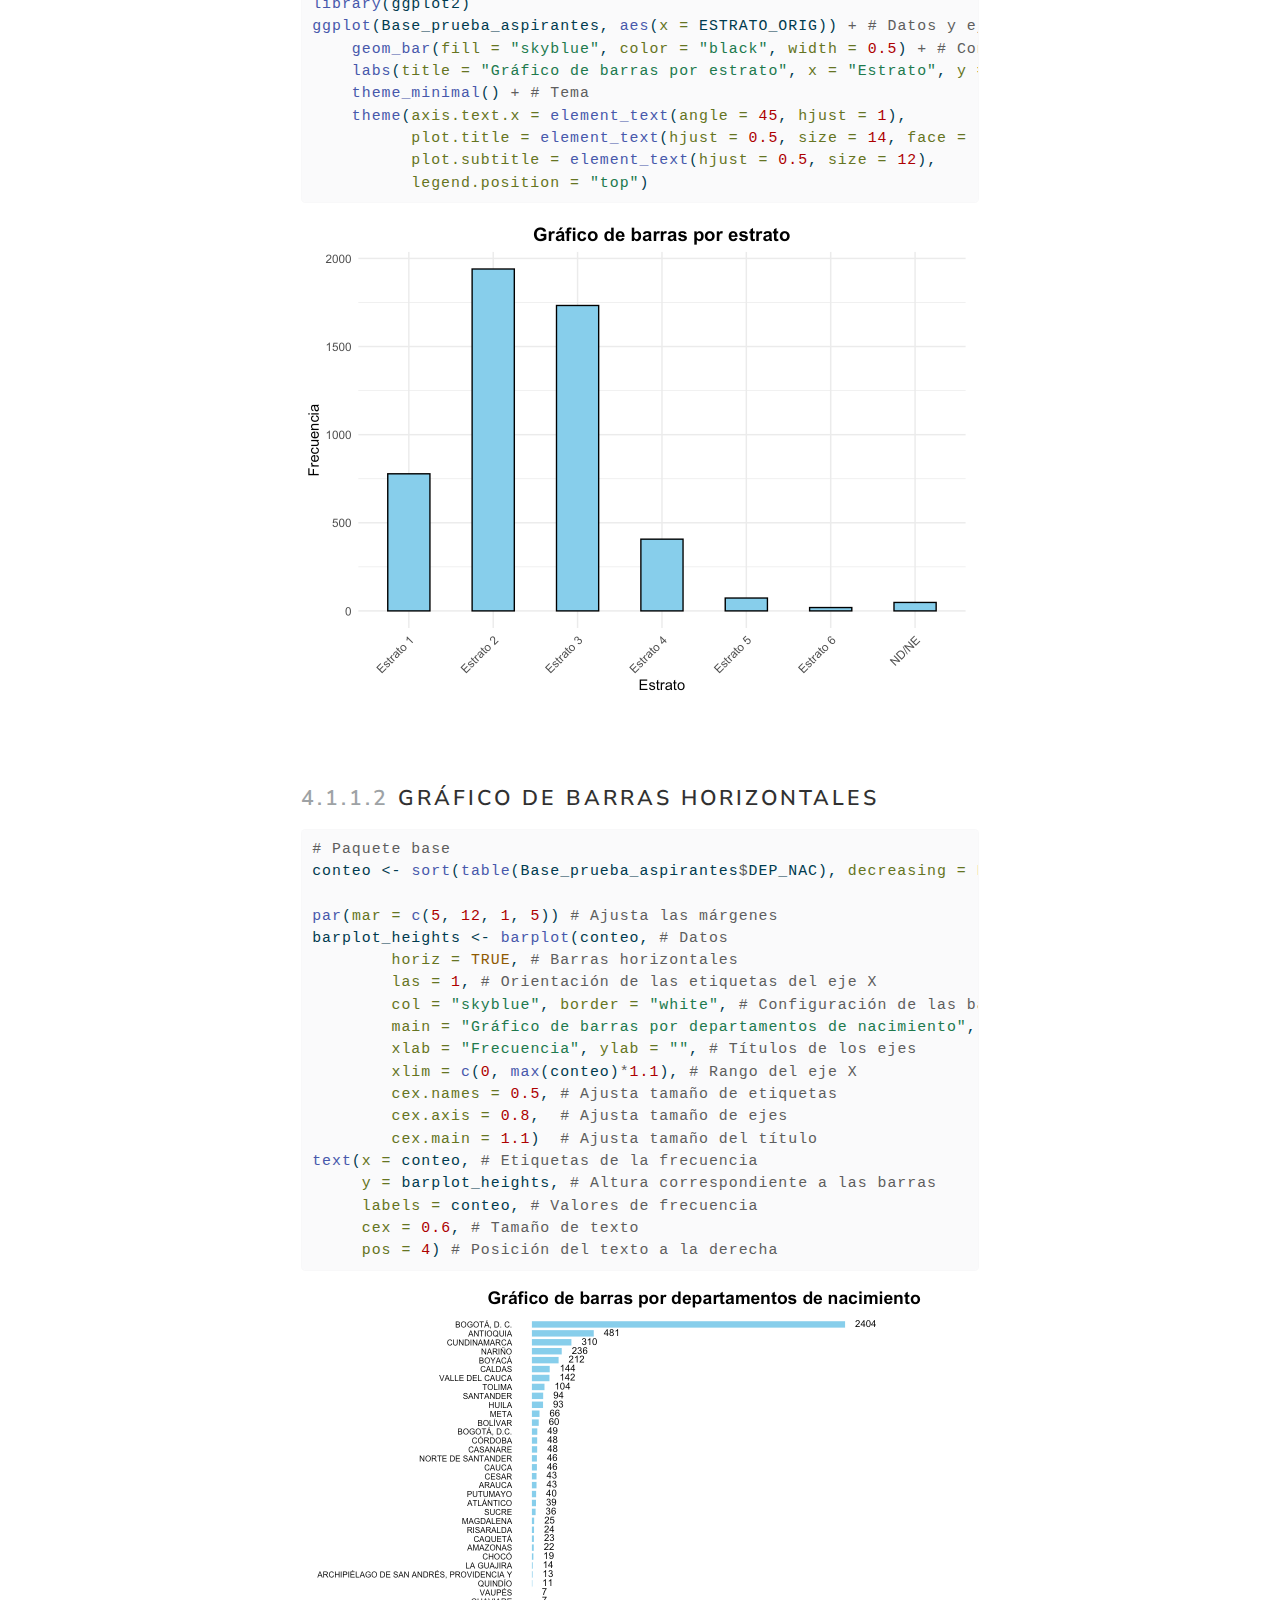
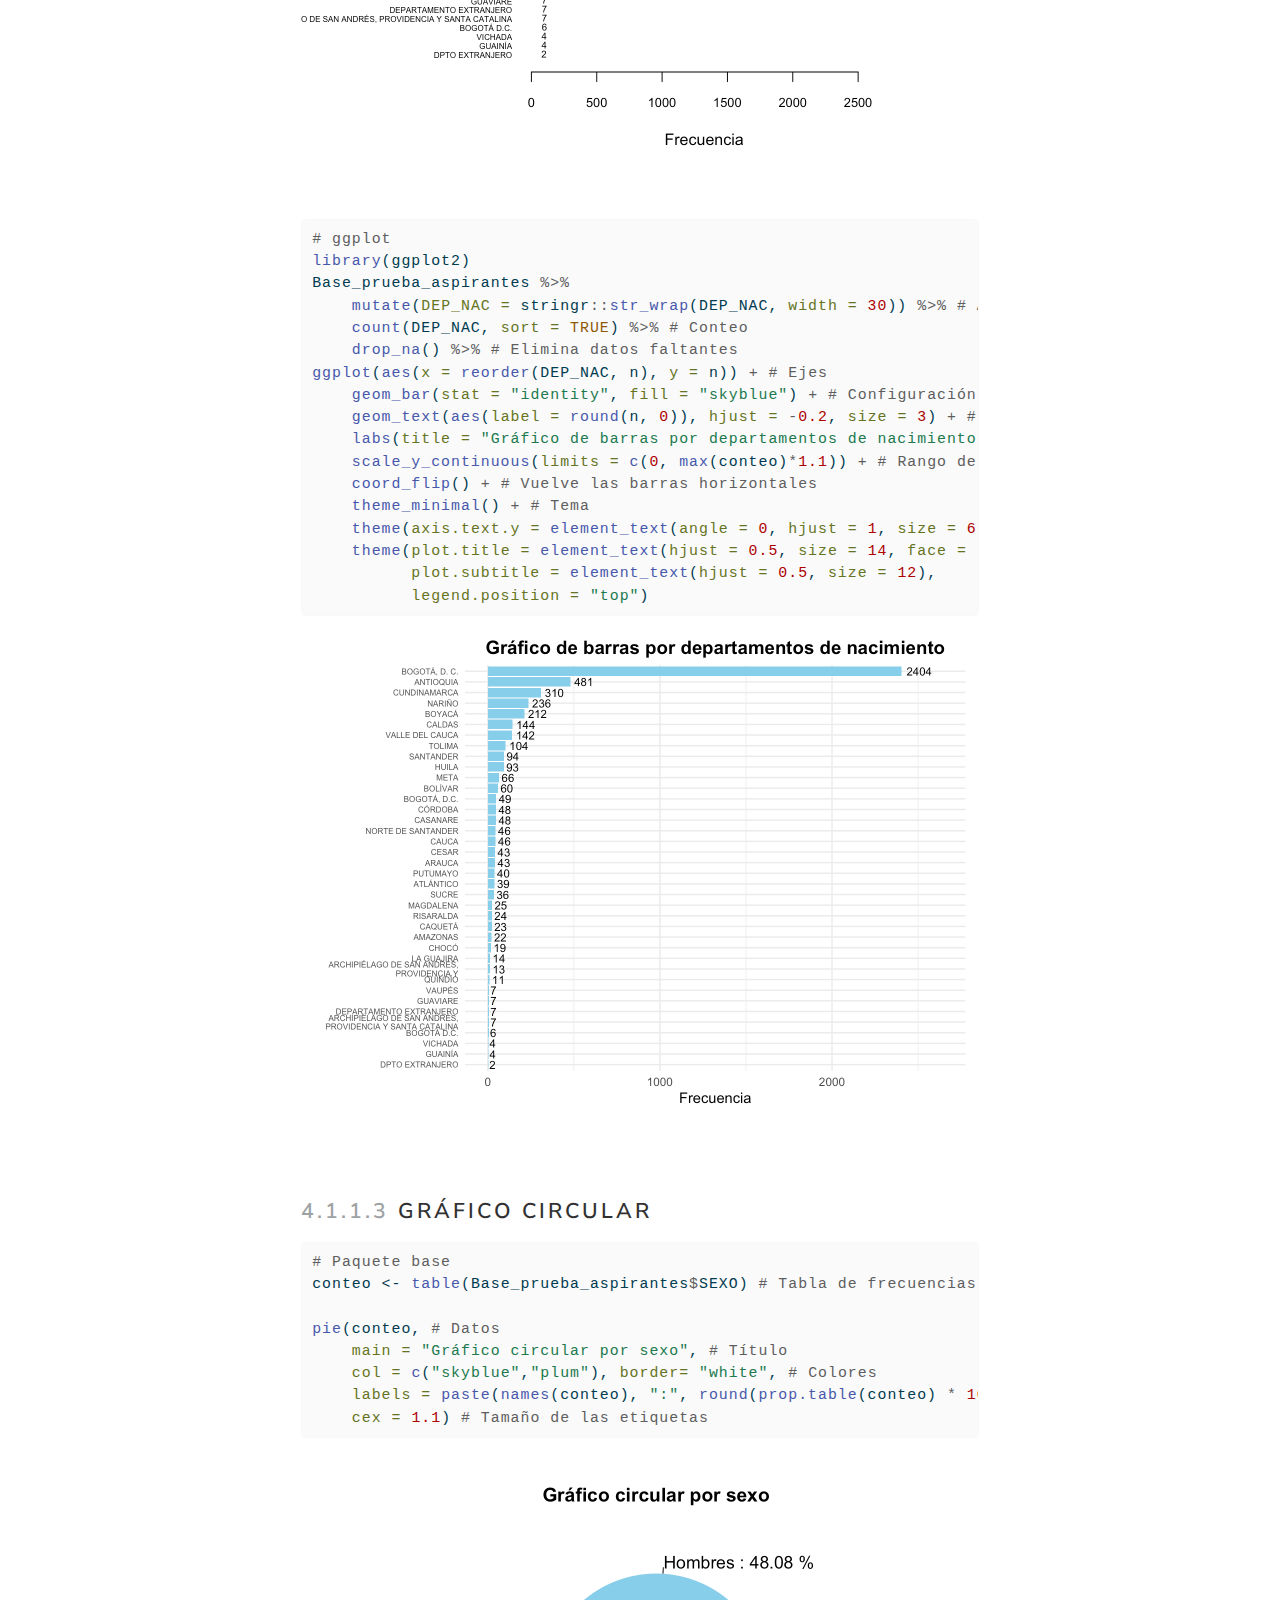
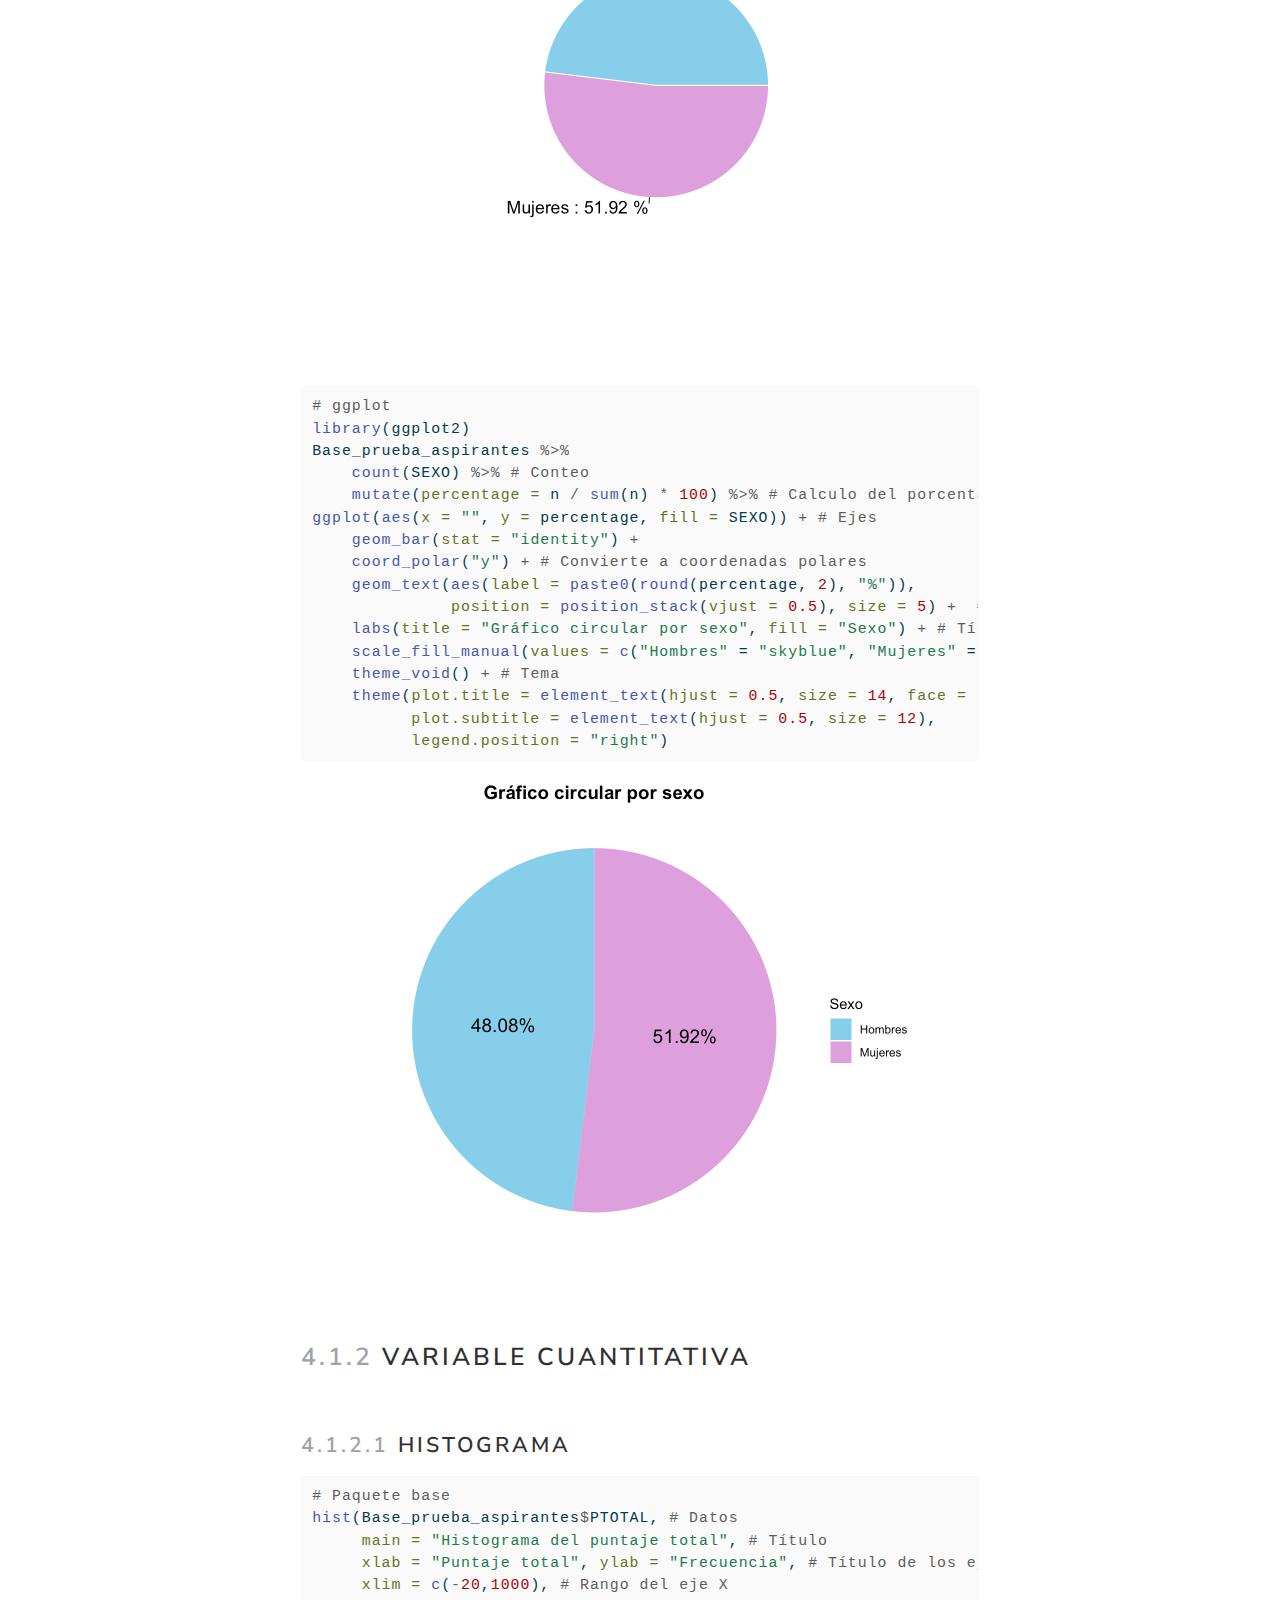
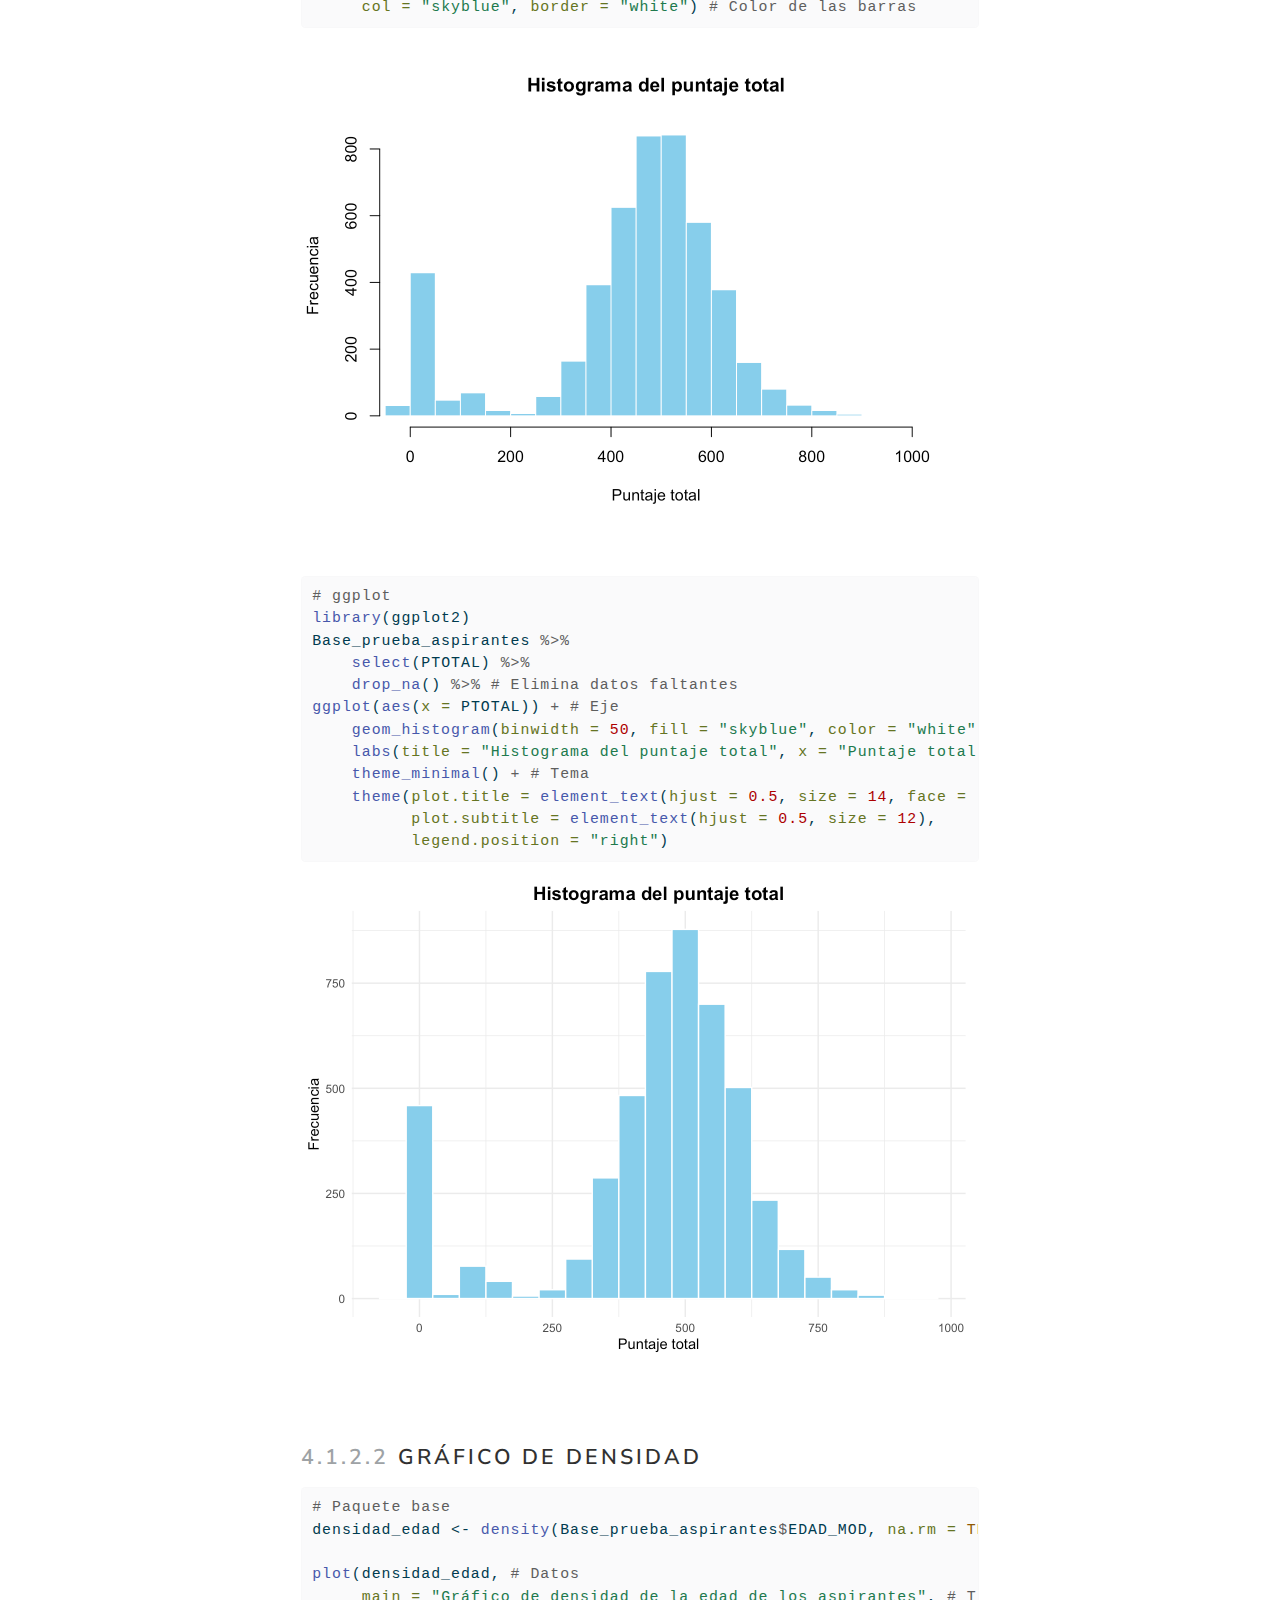
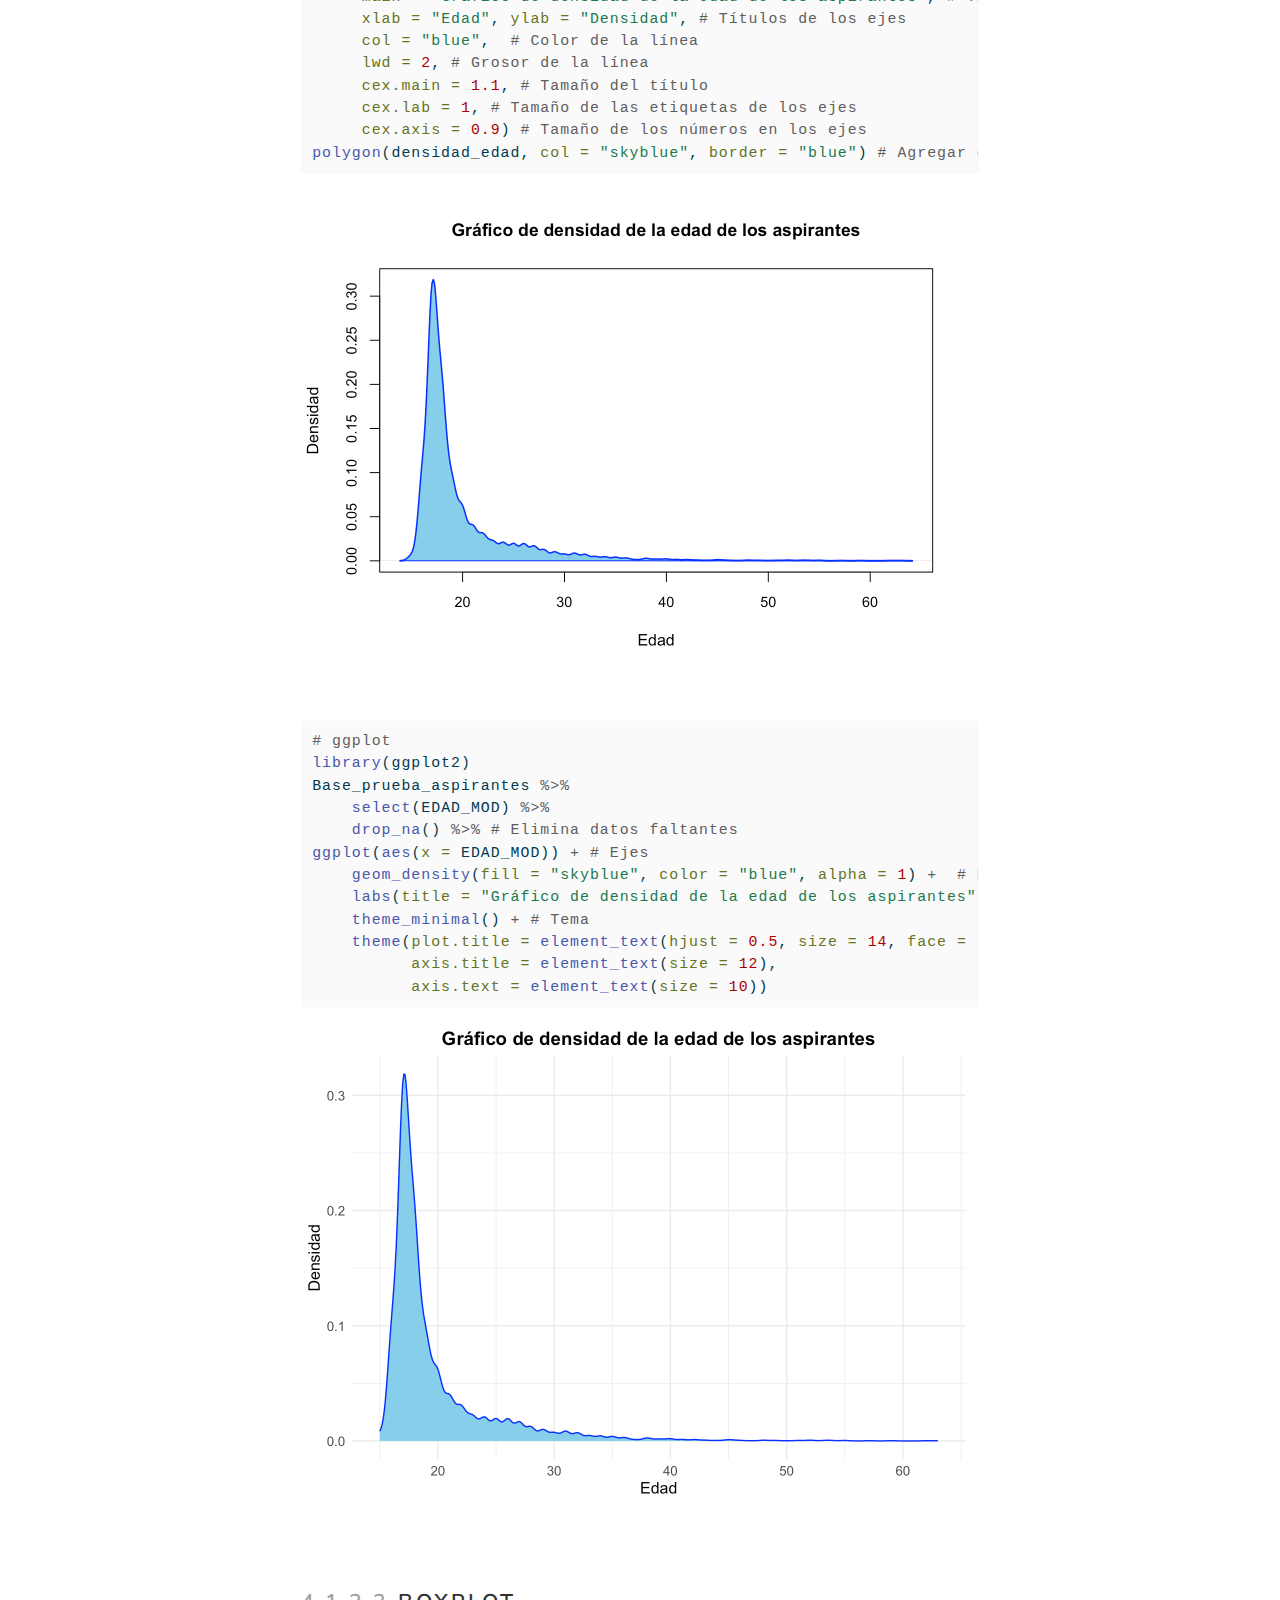
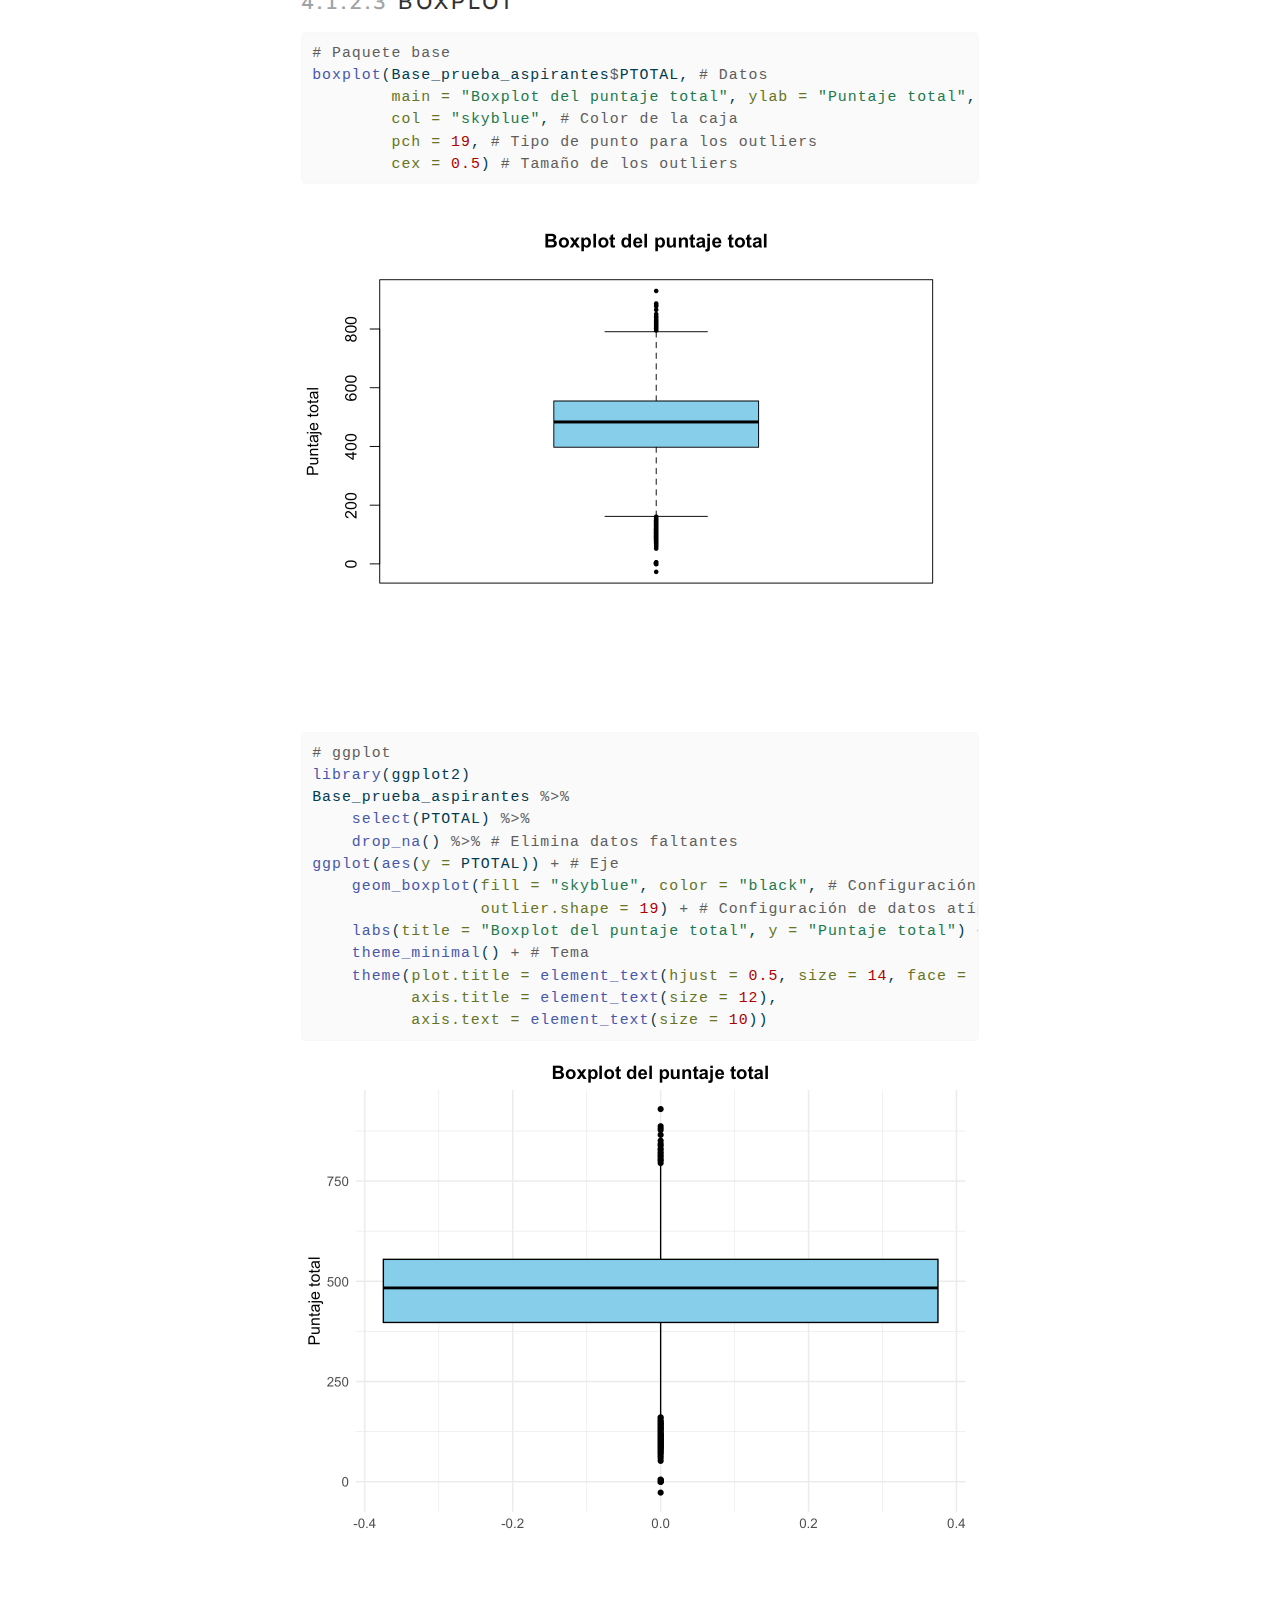
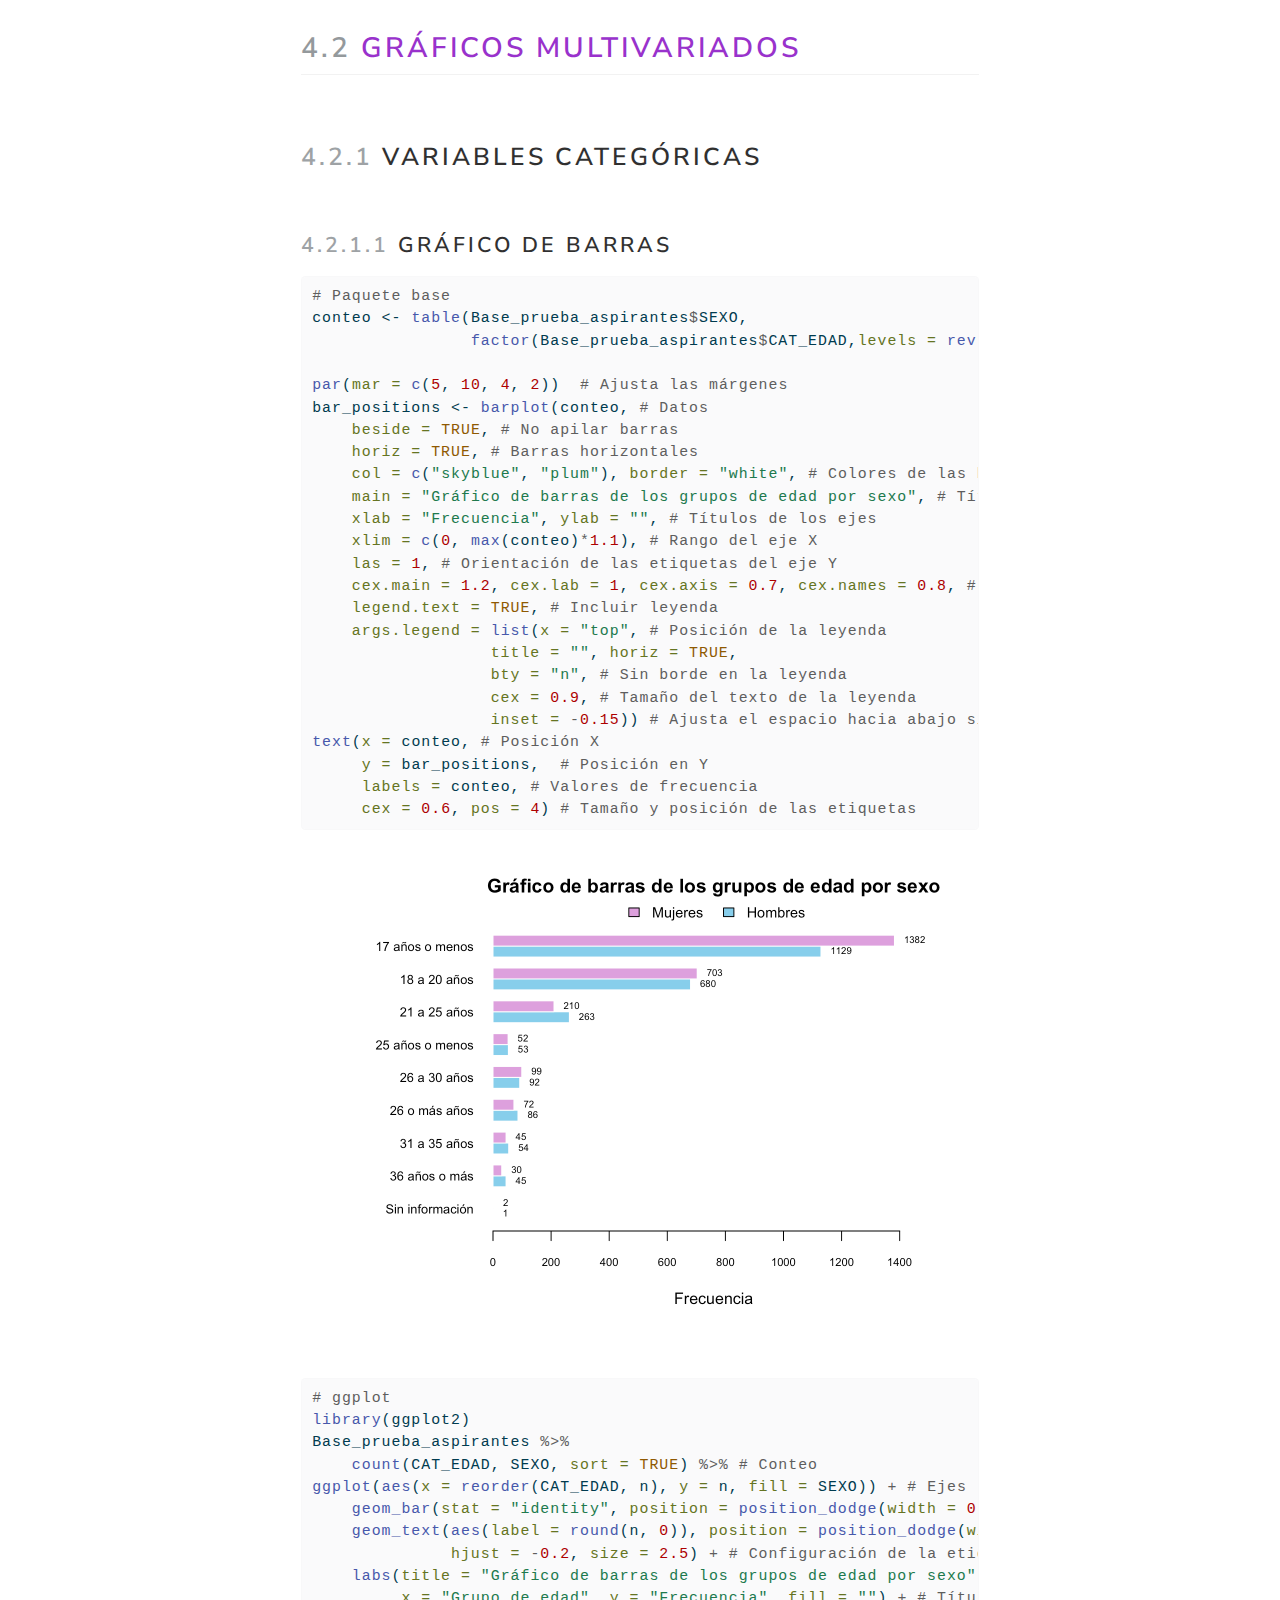
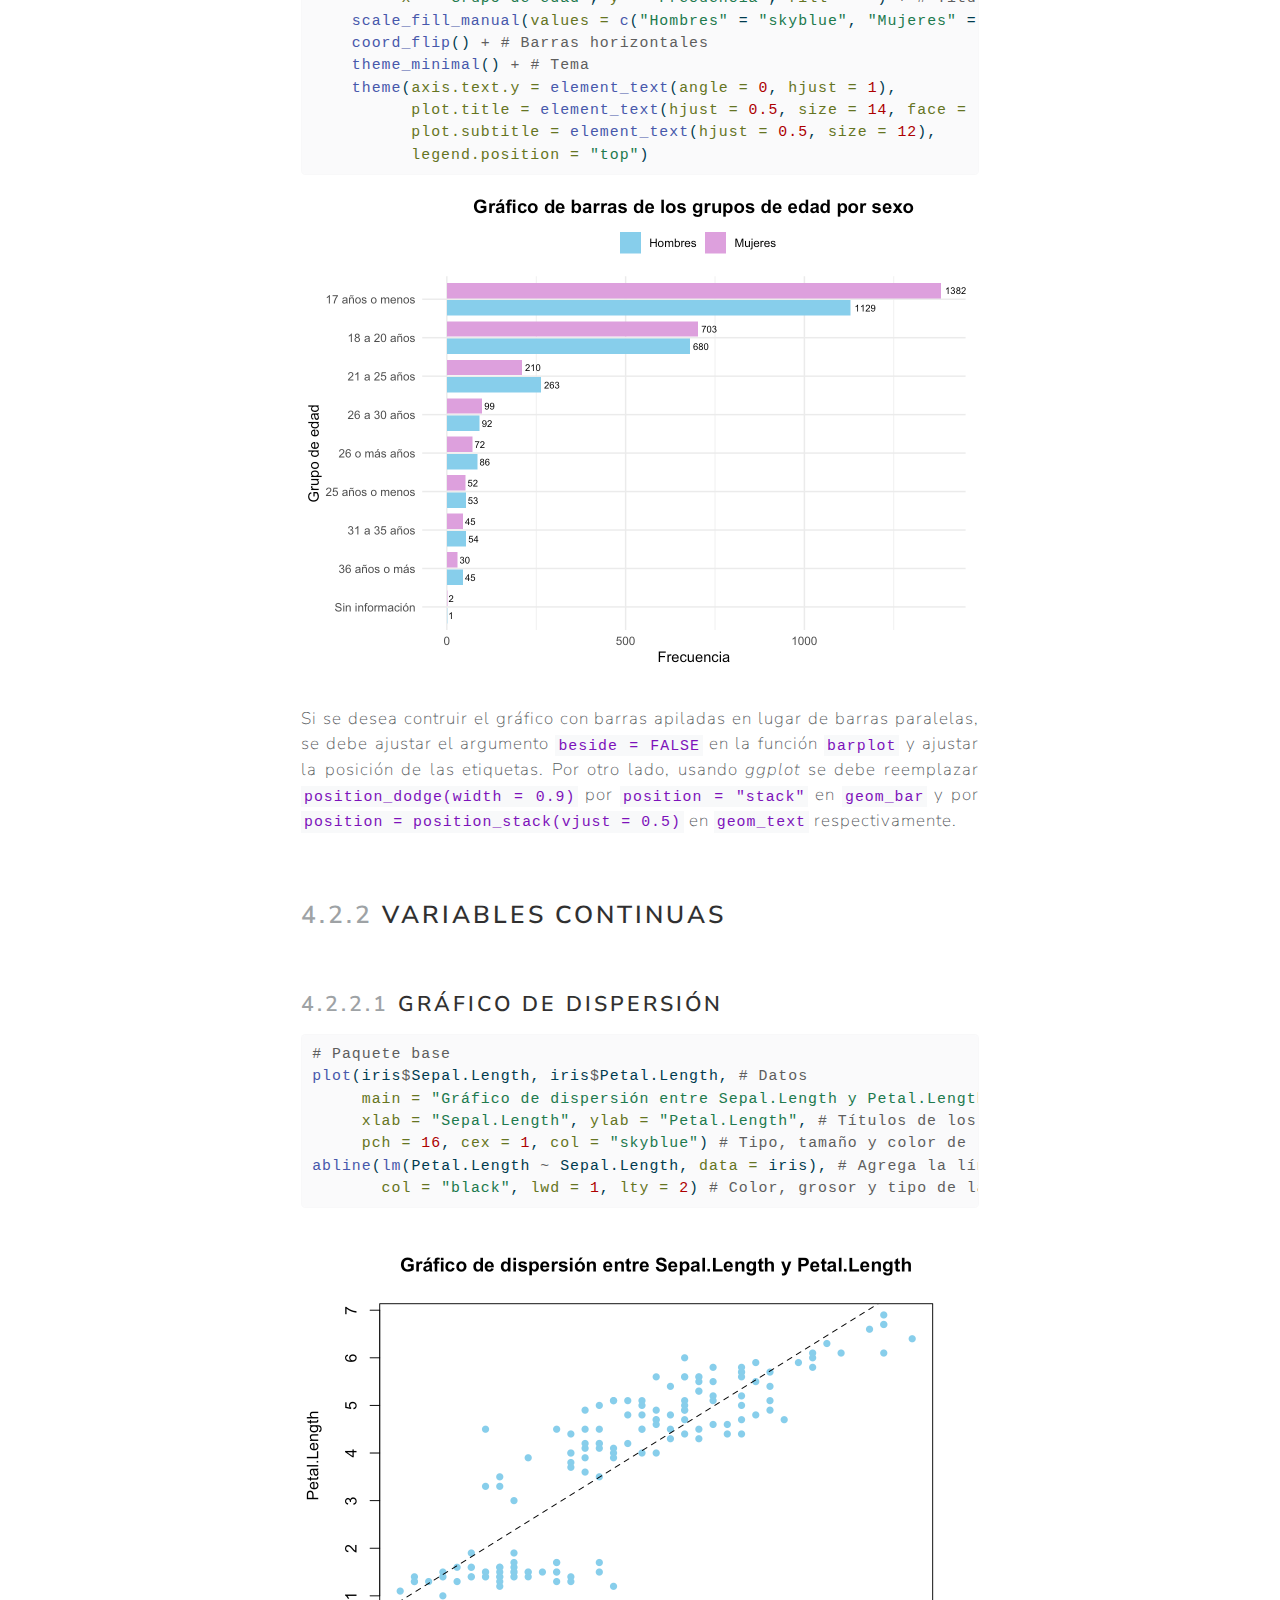
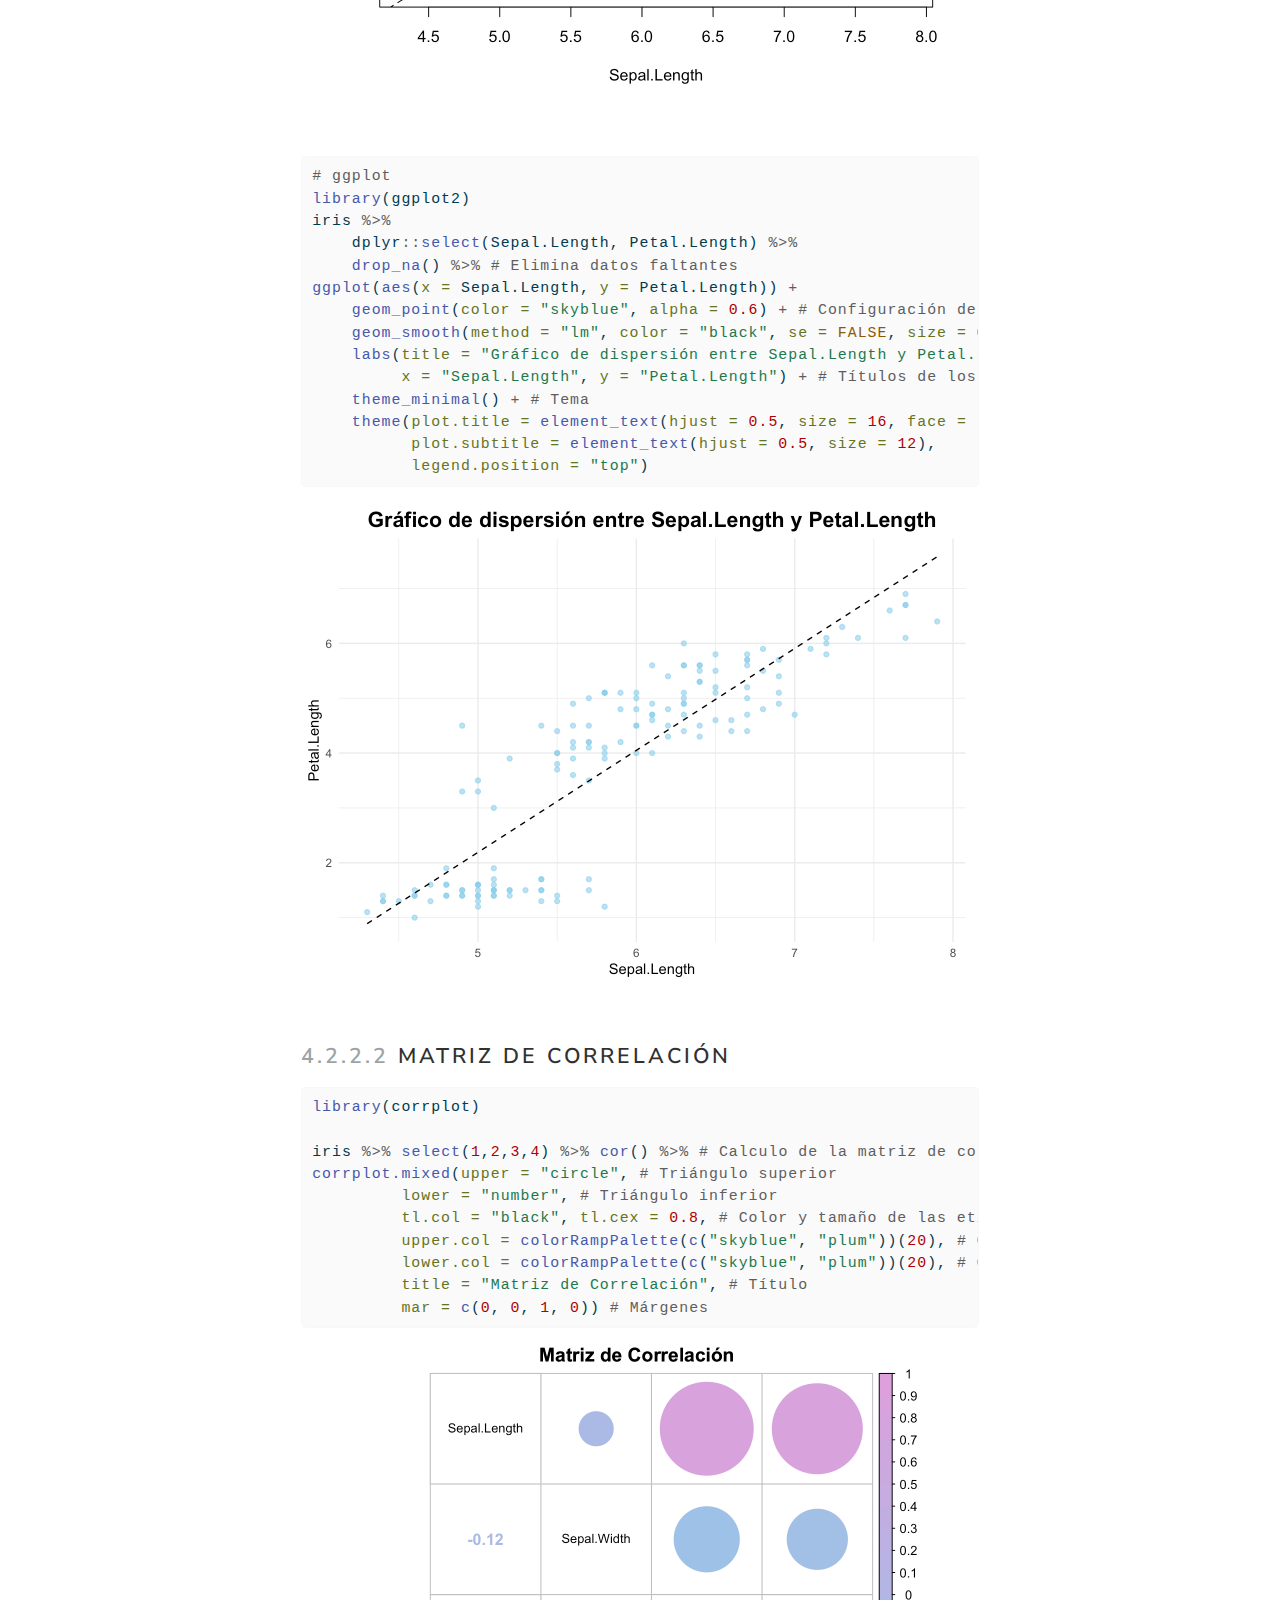
<file: docs/visualizacion.html>
<!DOCTYPE html>
<html xmlns="http://www.w3.org/1999/xhtml" lang="en" xml:lang="en"><head>

<meta charset="utf-8">
<meta name="generator" content="quarto-1.5.56">

<meta name="viewport" content="width=device-width, initial-scale=1.0, user-scalable=yes">


<title>4&nbsp; Visualización de datos – R en la gestión pública</title>
<style>
code{white-space: pre-wrap;}
span.smallcaps{font-variant: small-caps;}
div.columns{display: flex; gap: min(4vw, 1.5em);}
div.column{flex: auto; overflow-x: auto;}
div.hanging-indent{margin-left: 1.5em; text-indent: -1.5em;}
ul.task-list{list-style: none;}
ul.task-list li input[type="checkbox"] {
  width: 0.8em;
  margin: 0 0.8em 0.2em -1em; /* quarto-specific, see https://github.com/quarto-dev/quarto-cli/issues/4556 */ 
  vertical-align: middle;
}
/* CSS for syntax highlighting */
pre > code.sourceCode { white-space: pre; position: relative; }
pre > code.sourceCode > span { line-height: 1.25; }
pre > code.sourceCode > span:empty { height: 1.2em; }
.sourceCode { overflow: visible; }
code.sourceCode > span { color: inherit; text-decoration: inherit; }
div.sourceCode { margin: 1em 0; }
pre.sourceCode { margin: 0; }
@media screen {
div.sourceCode { overflow: auto; }
}
@media print {
pre > code.sourceCode { white-space: pre-wrap; }
pre > code.sourceCode > span { display: inline-block; text-indent: -5em; padding-left: 5em; }
}
pre.numberSource code
  { counter-reset: source-line 0; }
pre.numberSource code > span
  { position: relative; left: -4em; counter-increment: source-line; }
pre.numberSource code > span > a:first-child::before
  { content: counter(source-line);
    position: relative; left: -1em; text-align: right; vertical-align: baseline;
    border: none; display: inline-block;
    -webkit-touch-callout: none; -webkit-user-select: none;
    -khtml-user-select: none; -moz-user-select: none;
    -ms-user-select: none; user-select: none;
    padding: 0 4px; width: 4em;
  }
pre.numberSource { margin-left: 3em;  padding-left: 4px; }
div.sourceCode
  {   }
@media screen {
pre > code.sourceCode > span > a:first-child::before { text-decoration: underline; }
}
</style>


<script src="site_libs/quarto-nav/quarto-nav.js"></script>
<script src="site_libs/quarto-nav/headroom.min.js"></script>
<script src="site_libs/clipboard/clipboard.min.js"></script>
<script src="site_libs/quarto-search/autocomplete.umd.js"></script>
<script src="site_libs/quarto-search/fuse.min.js"></script>
<script src="site_libs/quarto-search/quarto-search.js"></script>
<meta name="quarto:offset" content="./">
<link href="./manipulacion_de_datos.html" rel="prev">
<link href="./img/Logotipo_UNAL.png" rel="icon" type="image/png">
<script src="site_libs/quarto-html/quarto.js"></script>
<script src="site_libs/quarto-html/popper.min.js"></script>
<script src="site_libs/quarto-html/tippy.umd.min.js"></script>
<script src="site_libs/quarto-html/anchor.min.js"></script>
<link href="site_libs/quarto-html/tippy.css" rel="stylesheet">
<link href="site_libs/quarto-html/quarto-syntax-highlighting.css" rel="stylesheet" id="quarto-text-highlighting-styles">
<script src="site_libs/bootstrap/bootstrap.min.js"></script>
<link href="site_libs/bootstrap/bootstrap-icons.css" rel="stylesheet">
<link href="site_libs/bootstrap/bootstrap.min.css" rel="stylesheet" id="quarto-bootstrap" data-mode="light">
<script id="quarto-search-options" type="application/json">{
  "location": "navbar",
  "copy-button": false,
  "collapse-after": 3,
  "panel-placement": "end",
  "type": "overlay",
  "limit": 50,
  "keyboard-shortcut": [
    "f",
    "/",
    "s"
  ],
  "show-item-context": false,
  "language": {
    "search-no-results-text": "No results",
    "search-matching-documents-text": "matching documents",
    "search-copy-link-title": "Copy link to search",
    "search-hide-matches-text": "Hide additional matches",
    "search-more-match-text": "more match in this document",
    "search-more-matches-text": "more matches in this document",
    "search-clear-button-title": "Clear",
    "search-text-placeholder": "",
    "search-detached-cancel-button-title": "Cancel",
    "search-submit-button-title": "Submit",
    "search-label": "Search"
  }
}</script>


<link rel="stylesheet" href="style_gitbook.css">
</head>

<body class="nav-sidebar floating nav-fixed">

<div id="quarto-search-results"></div>
  <header id="quarto-header" class="headroom fixed-top">
    <nav class="navbar navbar-expand-lg " data-bs-theme="dark">
      <div class="navbar-container container-fluid">
      <div class="navbar-brand-container mx-auto">
    <a href="./index.html" class="navbar-brand navbar-brand-logo">
    <img src="./img/Logotipo_UNAL.png" alt="" class="navbar-logo">
    </a>
    <a class="navbar-brand" href="./index.html">
    <span class="navbar-title">R en la gestión pública</span>
    </a>
  </div>
        <div class="quarto-navbar-tools tools-end">
  <a href="" class="quarto-reader-toggle quarto-navigation-tool px-1" onclick="window.quartoToggleReader(); return false;" title="Toggle reader mode">
  <div class="quarto-reader-toggle-btn">
  <i class="bi"></i>
  </div>
</a>
</div>
          <div id="quarto-search" class="" title="Search"></div>
      </div> <!-- /container-fluid -->
    </nav>
  <nav class="quarto-secondary-nav">
    <div class="container-fluid d-flex">
      <button type="button" class="quarto-btn-toggle btn" data-bs-toggle="collapse" role="button" data-bs-target=".quarto-sidebar-collapse-item" aria-controls="quarto-sidebar" aria-expanded="false" aria-label="Toggle sidebar navigation" onclick="if (window.quartoToggleHeadroom) { window.quartoToggleHeadroom(); }">
        <i class="bi bi-layout-text-sidebar-reverse"></i>
      </button>
        <nav class="quarto-page-breadcrumbs" aria-label="breadcrumb"><ol class="breadcrumb"><li class="breadcrumb-item"><a href="./visualizacion.html"><span class="chapter-number">4</span>&nbsp; <span class="chapter-title">Visualización de datos</span></a></li></ol></nav>
        <a class="flex-grow-1" role="navigation" data-bs-toggle="collapse" data-bs-target=".quarto-sidebar-collapse-item" aria-controls="quarto-sidebar" aria-expanded="false" aria-label="Toggle sidebar navigation" onclick="if (window.quartoToggleHeadroom) { window.quartoToggleHeadroom(); }">      
        </a>
    </div>
  </nav>
</header>
<!-- content -->
<div id="quarto-content" class="quarto-container page-columns page-rows-contents page-layout-article page-navbar">
<!-- sidebar -->
  <nav id="quarto-sidebar" class="sidebar collapse collapse-horizontal quarto-sidebar-collapse-item sidebar-navigation floating overflow-auto">
    <div class="pt-lg-2 mt-2 text-left sidebar-header sidebar-header-stacked">
      <a href="./index.html" class="sidebar-logo-link">
      <img src="./img/Logotipo_UNAL.png" alt="" class="sidebar-logo py-0 d-lg-inline d-none">
      </a>
      </div>
    <div class="sidebar-menu-container"> 
    <ul class="list-unstyled mt-1">
        <li class="sidebar-item">
  <div class="sidebar-item-container"> 
  <a href="./index.html" class="sidebar-item-text sidebar-link">
 <span class="menu-text">Cómo usar esta guía</span></a>
  </div>
</li>
        <li class="sidebar-item">
  <div class="sidebar-item-container"> 
  <a href="./basicos_R.html" class="sidebar-item-text sidebar-link">
 <span class="menu-text"><span class="chapter-number">1</span>&nbsp; <span class="chapter-title">Básicos de R</span></span></a>
  </div>
</li>
        <li class="sidebar-item">
  <div class="sidebar-item-container"> 
  <a href="./importar_datos.html" class="sidebar-item-text sidebar-link">
 <span class="menu-text"><span class="chapter-number">2</span>&nbsp; <span class="chapter-title">¿Cómo importar datos?</span></span></a>
  </div>
</li>
        <li class="sidebar-item">
  <div class="sidebar-item-container"> 
  <a href="./manipulacion_de_datos.html" class="sidebar-item-text sidebar-link">
 <span class="menu-text"><span class="chapter-number">3</span>&nbsp; <span class="chapter-title">Manipulación de datos</span></span></a>
  </div>
</li>
        <li class="sidebar-item">
  <div class="sidebar-item-container"> 
  <a href="./visualizacion.html" class="sidebar-item-text sidebar-link active">
 <span class="menu-text"><span class="chapter-number">4</span>&nbsp; <span class="chapter-title">Visualización de datos</span></span></a>
  </div>
</li>
    </ul>
    </div>
</nav>
<div id="quarto-sidebar-glass" class="quarto-sidebar-collapse-item" data-bs-toggle="collapse" data-bs-target=".quarto-sidebar-collapse-item"></div>
<!-- margin-sidebar -->
    <div id="quarto-margin-sidebar" class="sidebar margin-sidebar">
        <nav id="TOC" role="doc-toc" class="toc-active" data-toc-expanded="3">
    <h2 id="toc-title">Tabla de contenido</h2>
   
  <ul>
  <li><a href="#gráficos-univariados" id="toc-gráficos-univariados" class="nav-link active" data-scroll-target="#gráficos-univariados"><span class="header-section-number">4.1</span> Gráficos univariados</a>
  <ul>
  <li><a href="#variable-categórica" id="toc-variable-categórica" class="nav-link" data-scroll-target="#variable-categórica"><span class="header-section-number">4.1.1</span> Variable categórica</a>
  <ul class="collapse">
  <li><a href="#gráfico-de-barras-verticales" id="toc-gráfico-de-barras-verticales" class="nav-link" data-scroll-target="#gráfico-de-barras-verticales"><span class="header-section-number">4.1.1.1</span> Gráfico de barras verticales</a></li>
  <li><a href="#gráfico-de-barras-horizontales" id="toc-gráfico-de-barras-horizontales" class="nav-link" data-scroll-target="#gráfico-de-barras-horizontales"><span class="header-section-number">4.1.1.2</span> Gráfico de barras horizontales</a></li>
  <li><a href="#gráfico-circular" id="toc-gráfico-circular" class="nav-link" data-scroll-target="#gráfico-circular"><span class="header-section-number">4.1.1.3</span> Gráfico circular</a></li>
  </ul></li>
  <li><a href="#variable-cuantitativa" id="toc-variable-cuantitativa" class="nav-link" data-scroll-target="#variable-cuantitativa"><span class="header-section-number">4.1.2</span> Variable cuantitativa</a>
  <ul class="collapse">
  <li><a href="#histograma" id="toc-histograma" class="nav-link" data-scroll-target="#histograma"><span class="header-section-number">4.1.2.1</span> Histograma</a></li>
  <li><a href="#gráfico-de-densidad" id="toc-gráfico-de-densidad" class="nav-link" data-scroll-target="#gráfico-de-densidad"><span class="header-section-number">4.1.2.2</span> Gráfico de densidad</a></li>
  <li><a href="#boxplot" id="toc-boxplot" class="nav-link" data-scroll-target="#boxplot"><span class="header-section-number">4.1.2.3</span> Boxplot</a></li>
  </ul></li>
  </ul></li>
  <li><a href="#gráficos-multivariados" id="toc-gráficos-multivariados" class="nav-link" data-scroll-target="#gráficos-multivariados"><span class="header-section-number">4.2</span> Gráficos multivariados</a>
  <ul>
  <li><a href="#variables-categóricas" id="toc-variables-categóricas" class="nav-link" data-scroll-target="#variables-categóricas"><span class="header-section-number">4.2.1</span> Variables categóricas</a>
  <ul class="collapse">
  <li><a href="#gráfico-de-barras" id="toc-gráfico-de-barras" class="nav-link" data-scroll-target="#gráfico-de-barras"><span class="header-section-number">4.2.1.1</span> Gráfico de barras</a></li>
  </ul></li>
  <li><a href="#variables-continuas" id="toc-variables-continuas" class="nav-link" data-scroll-target="#variables-continuas"><span class="header-section-number">4.2.2</span> Variables continuas</a>
  <ul class="collapse">
  <li><a href="#gráfico-de-dispersión" id="toc-gráfico-de-dispersión" class="nav-link" data-scroll-target="#gráfico-de-dispersión"><span class="header-section-number">4.2.2.1</span> Gráfico de dispersión</a></li>
  <li><a href="#matriz-de-correlación" id="toc-matriz-de-correlación" class="nav-link" data-scroll-target="#matriz-de-correlación"><span class="header-section-number">4.2.2.2</span> Matriz de correlación</a></li>
  <li><a href="#gráfico-de-serie-temporal" id="toc-gráfico-de-serie-temporal" class="nav-link" data-scroll-target="#gráfico-de-serie-temporal"><span class="header-section-number">4.2.2.3</span> Gráfico de serie temporal</a></li>
  </ul></li>
  <li><a href="#variables-categóricas-y-continuas" id="toc-variables-categóricas-y-continuas" class="nav-link" data-scroll-target="#variables-categóricas-y-continuas"><span class="header-section-number">4.2.3</span> Variables categóricas y continuas</a>
  <ul class="collapse">
  <li><a href="#gráfico-de-densidades" id="toc-gráfico-de-densidades" class="nav-link" data-scroll-target="#gráfico-de-densidades"><span class="header-section-number">4.2.3.1</span> Gráfico de densidades</a></li>
  <li><a href="#boxplot-1" id="toc-boxplot-1" class="nav-link" data-scroll-target="#boxplot-1"><span class="header-section-number">4.2.3.2</span> Boxplot</a></li>
  </ul></li>
  </ul></li>
  </ul>
</nav>
    </div>
<!-- main -->
<main class="content" id="quarto-document-content">

<header id="title-block-header" class="quarto-title-block default">
<div class="quarto-title">
<h1 class="title"><span class="chapter-number">4</span>&nbsp; <span class="chapter-title">Visualización de datos</span></h1>
</div>



<div class="quarto-title-meta">

    
  
    
  </div>
  


</header>


<p>A continuación, se presenta una guía de gráficos diseñada para explorar y describir el comportamiento de los datos. La guía está organizada según la cantidad y el tipo de variables que se desean visualizar. Se muestra el gráfico creado usando el paquete base de R y usando el paquete <a href="https://ggplot2.tidyverse.org/" target="_blank"><em>ggplot</em></a>, el cual se instala mediante el comando <code>install.packages("ggplot2")</code></p>
<p>Para obtener información más detallada sobre el uso y las configuraciones adicionales de las funciones empleadas, se utiliza <code>?nombre_funcion</code> en la consola de R. Además, en el sitio web <a href="https://r-charts.com/es/" target="_blank">R Charts</a> se encuentra disponible una amplia variedad de gráficos y recursos de interés relacionados.</p>
<p><br></p>
<section id="gráficos-univariados" class="level2" data-number="4.1">
<h2 data-number="4.1" class="anchored" data-anchor-id="gráficos-univariados"><span class="header-section-number">4.1</span> Gráficos univariados</h2>
<p><br></p>
<section id="variable-categórica" class="level3" data-number="4.1.1">
<h3 data-number="4.1.1" class="anchored" data-anchor-id="variable-categórica"><span class="header-section-number">4.1.1</span> Variable categórica</h3>
<p><br></p>
<section id="gráfico-de-barras-verticales" class="level4" data-number="4.1.1.1">
<h4 data-number="4.1.1.1" class="anchored" data-anchor-id="gráfico-de-barras-verticales"><span class="header-section-number">4.1.1.1</span> Gráfico de barras verticales</h4>
<div class="cell">
<div class="sourceCode cell-code" id="cb1"><pre class="sourceCode r code-with-copy"><code class="sourceCode r"><span id="cb1-1"><a href="#cb1-1" aria-hidden="true" tabindex="-1"></a><span class="co"># Paquete base</span></span>
<span id="cb1-2"><a href="#cb1-2" aria-hidden="true" tabindex="-1"></a>conteo <span class="ot">&lt;-</span> <span class="fu">table</span>(Base_prueba_aspirantes<span class="sc">$</span>ESTRATO_ORIG) <span class="co"># Tabla de frecuencias</span></span>
<span id="cb1-3"><a href="#cb1-3" aria-hidden="true" tabindex="-1"></a></span>
<span id="cb1-4"><a href="#cb1-4" aria-hidden="true" tabindex="-1"></a><span class="fu">barplot</span>(conteo, <span class="co"># Datos</span></span>
<span id="cb1-5"><a href="#cb1-5" aria-hidden="true" tabindex="-1"></a>        <span class="at">main =</span> <span class="st">"Gráfico de barras por estrato"</span>, <span class="co"># Título</span></span>
<span id="cb1-6"><a href="#cb1-6" aria-hidden="true" tabindex="-1"></a>        <span class="at">xlab =</span> <span class="st">""</span>, <span class="at">ylab =</span> <span class="st">"Frecuencia"</span>, <span class="co"># Títulos de los ejes</span></span>
<span id="cb1-7"><a href="#cb1-7" aria-hidden="true" tabindex="-1"></a>        <span class="at">ylim =</span> <span class="fu">c</span>(<span class="dv">0</span>, <span class="fu">max</span>(conteo)<span class="sc">*</span><span class="fl">1.1</span>), <span class="co"># Rango del eje y</span></span>
<span id="cb1-8"><a href="#cb1-8" aria-hidden="true" tabindex="-1"></a>        <span class="at">col =</span> <span class="st">"skyblue"</span>, <span class="co"># Color de las barras</span></span>
<span id="cb1-9"><a href="#cb1-9" aria-hidden="true" tabindex="-1"></a>        <span class="at">space =</span> <span class="dv">1</span>, <span class="co"># Espacio entre las barras</span></span>
<span id="cb1-10"><a href="#cb1-10" aria-hidden="true" tabindex="-1"></a>        <span class="at">las =</span> <span class="dv">2</span>) <span class="co"># Orientación de las etiquetas del eje X</span></span></code><button title="Copy to Clipboard" class="code-copy-button"><i class="bi"></i></button></pre></div>
<div class="cell-output-display">
<div>
<figure class="figure">
<p><img src="visualizacion_files/figure-html/unnamed-chunk-2-1.png" class="img-fluid figure-img" width="672"></p>
</figure>
</div>
</div>
</div>
<div class="cell">
<div class="sourceCode cell-code" id="cb2"><pre class="sourceCode r code-with-copy"><code class="sourceCode r"><span id="cb2-1"><a href="#cb2-1" aria-hidden="true" tabindex="-1"></a><span class="co"># ggplot</span></span>
<span id="cb2-2"><a href="#cb2-2" aria-hidden="true" tabindex="-1"></a><span class="fu">library</span>(ggplot2)</span>
<span id="cb2-3"><a href="#cb2-3" aria-hidden="true" tabindex="-1"></a><span class="fu">ggplot</span>(Base_prueba_aspirantes, <span class="fu">aes</span>(<span class="at">x =</span> ESTRATO_ORIG)) <span class="sc">+</span> <span class="co"># Datos y ejes</span></span>
<span id="cb2-4"><a href="#cb2-4" aria-hidden="true" tabindex="-1"></a>    <span class="fu">geom_bar</span>(<span class="at">fill =</span> <span class="st">"skyblue"</span>, <span class="at">color =</span> <span class="st">"black"</span>, <span class="at">width =</span> <span class="fl">0.5</span>) <span class="sc">+</span> <span class="co"># Configuración de las barras</span></span>
<span id="cb2-5"><a href="#cb2-5" aria-hidden="true" tabindex="-1"></a>    <span class="fu">labs</span>(<span class="at">title =</span> <span class="st">"Gráfico de barras por estrato"</span>, <span class="at">x =</span> <span class="st">"Estrato"</span>, <span class="at">y =</span> <span class="st">"Frecuencia"</span>) <span class="sc">+</span> <span class="co"># Títulos</span></span>
<span id="cb2-6"><a href="#cb2-6" aria-hidden="true" tabindex="-1"></a>    <span class="fu">theme_minimal</span>() <span class="sc">+</span> <span class="co"># Tema</span></span>
<span id="cb2-7"><a href="#cb2-7" aria-hidden="true" tabindex="-1"></a>    <span class="fu">theme</span>(<span class="at">axis.text.x =</span> <span class="fu">element_text</span>(<span class="at">angle =</span> <span class="dv">45</span>, <span class="at">hjust =</span> <span class="dv">1</span>),</span>
<span id="cb2-8"><a href="#cb2-8" aria-hidden="true" tabindex="-1"></a>          <span class="at">plot.title =</span> <span class="fu">element_text</span>(<span class="at">hjust =</span> <span class="fl">0.5</span>, <span class="at">size =</span> <span class="dv">14</span>, <span class="at">face =</span> <span class="st">"bold"</span>),</span>
<span id="cb2-9"><a href="#cb2-9" aria-hidden="true" tabindex="-1"></a>          <span class="at">plot.subtitle =</span> <span class="fu">element_text</span>(<span class="at">hjust =</span> <span class="fl">0.5</span>, <span class="at">size =</span> <span class="dv">12</span>),</span>
<span id="cb2-10"><a href="#cb2-10" aria-hidden="true" tabindex="-1"></a>          <span class="at">legend.position =</span> <span class="st">"top"</span>) </span></code><button title="Copy to Clipboard" class="code-copy-button"><i class="bi"></i></button></pre></div>
<div class="cell-output-display">
<div>
<figure class="figure">
<p><img src="visualizacion_files/figure-html/unnamed-chunk-3-1.png" class="img-fluid figure-img" width="672"></p>
</figure>
</div>
</div>
</div>
<p><br></p>
</section>
<section id="gráfico-de-barras-horizontales" class="level4" data-number="4.1.1.2">
<h4 data-number="4.1.1.2" class="anchored" data-anchor-id="gráfico-de-barras-horizontales"><span class="header-section-number">4.1.1.2</span> Gráfico de barras horizontales</h4>
<div class="cell">
<div class="sourceCode cell-code" id="cb3"><pre class="sourceCode r code-with-copy"><code class="sourceCode r"><span id="cb3-1"><a href="#cb3-1" aria-hidden="true" tabindex="-1"></a><span class="co"># Paquete base</span></span>
<span id="cb3-2"><a href="#cb3-2" aria-hidden="true" tabindex="-1"></a>conteo <span class="ot">&lt;-</span> <span class="fu">sort</span>(<span class="fu">table</span>(Base_prueba_aspirantes<span class="sc">$</span>DEP_NAC), <span class="at">decreasing =</span> <span class="cn">FALSE</span>) <span class="co"># Tabla de frecuencias ordenada</span></span>
<span id="cb3-3"><a href="#cb3-3" aria-hidden="true" tabindex="-1"></a></span>
<span id="cb3-4"><a href="#cb3-4" aria-hidden="true" tabindex="-1"></a><span class="fu">par</span>(<span class="at">mar =</span> <span class="fu">c</span>(<span class="dv">5</span>, <span class="dv">12</span>, <span class="dv">1</span>, <span class="dv">5</span>)) <span class="co"># Ajusta las márgenes</span></span>
<span id="cb3-5"><a href="#cb3-5" aria-hidden="true" tabindex="-1"></a>barplot_heights <span class="ot">&lt;-</span> <span class="fu">barplot</span>(conteo, <span class="co"># Datos</span></span>
<span id="cb3-6"><a href="#cb3-6" aria-hidden="true" tabindex="-1"></a>        <span class="at">horiz =</span> <span class="cn">TRUE</span>, <span class="co"># Barras horizontales</span></span>
<span id="cb3-7"><a href="#cb3-7" aria-hidden="true" tabindex="-1"></a>        <span class="at">las =</span> <span class="dv">1</span>, <span class="co"># Orientación de las etiquetas del eje X</span></span>
<span id="cb3-8"><a href="#cb3-8" aria-hidden="true" tabindex="-1"></a>        <span class="at">col =</span> <span class="st">"skyblue"</span>, <span class="at">border =</span> <span class="st">"white"</span>, <span class="co"># Configuración de las barras</span></span>
<span id="cb3-9"><a href="#cb3-9" aria-hidden="true" tabindex="-1"></a>        <span class="at">main =</span> <span class="st">"Gráfico de barras por departamentos de nacimiento"</span>, <span class="co"># Título</span></span>
<span id="cb3-10"><a href="#cb3-10" aria-hidden="true" tabindex="-1"></a>        <span class="at">xlab =</span> <span class="st">"Frecuencia"</span>, <span class="at">ylab =</span> <span class="st">""</span>, <span class="co"># Títulos de los ejes</span></span>
<span id="cb3-11"><a href="#cb3-11" aria-hidden="true" tabindex="-1"></a>        <span class="at">xlim =</span> <span class="fu">c</span>(<span class="dv">0</span>, <span class="fu">max</span>(conteo)<span class="sc">*</span><span class="fl">1.1</span>), <span class="co"># Rango del eje X</span></span>
<span id="cb3-12"><a href="#cb3-12" aria-hidden="true" tabindex="-1"></a>        <span class="at">cex.names =</span> <span class="fl">0.5</span>, <span class="co"># Ajusta tamaño de etiquetas</span></span>
<span id="cb3-13"><a href="#cb3-13" aria-hidden="true" tabindex="-1"></a>        <span class="at">cex.axis =</span> <span class="fl">0.8</span>,  <span class="co"># Ajusta tamaño de ejes</span></span>
<span id="cb3-14"><a href="#cb3-14" aria-hidden="true" tabindex="-1"></a>        <span class="at">cex.main =</span> <span class="fl">1.1</span>)  <span class="co"># Ajusta tamaño del título</span></span>
<span id="cb3-15"><a href="#cb3-15" aria-hidden="true" tabindex="-1"></a><span class="fu">text</span>(<span class="at">x =</span> conteo, <span class="co"># Etiquetas de la frecuencia</span></span>
<span id="cb3-16"><a href="#cb3-16" aria-hidden="true" tabindex="-1"></a>     <span class="at">y =</span> barplot_heights, <span class="co"># Altura correspondiente a las barras</span></span>
<span id="cb3-17"><a href="#cb3-17" aria-hidden="true" tabindex="-1"></a>     <span class="at">labels =</span> conteo, <span class="co"># Valores de frecuencia</span></span>
<span id="cb3-18"><a href="#cb3-18" aria-hidden="true" tabindex="-1"></a>     <span class="at">cex =</span> <span class="fl">0.6</span>, <span class="co"># Tamaño de texto</span></span>
<span id="cb3-19"><a href="#cb3-19" aria-hidden="true" tabindex="-1"></a>     <span class="at">pos =</span> <span class="dv">4</span>) <span class="co"># Posición del texto a la derecha</span></span></code><button title="Copy to Clipboard" class="code-copy-button"><i class="bi"></i></button></pre></div>
<div class="cell-output-display">
<div>
<figure class="figure">
<p><img src="visualizacion_files/figure-html/unnamed-chunk-4-1.png" class="img-fluid figure-img" width="672"></p>
</figure>
</div>
</div>
</div>
<div class="cell">
<div class="sourceCode cell-code" id="cb4"><pre class="sourceCode r code-with-copy"><code class="sourceCode r"><span id="cb4-1"><a href="#cb4-1" aria-hidden="true" tabindex="-1"></a><span class="co"># ggplot</span></span>
<span id="cb4-2"><a href="#cb4-2" aria-hidden="true" tabindex="-1"></a><span class="fu">library</span>(ggplot2)</span>
<span id="cb4-3"><a href="#cb4-3" aria-hidden="true" tabindex="-1"></a>Base_prueba_aspirantes <span class="sc">%&gt;%</span></span>
<span id="cb4-4"><a href="#cb4-4" aria-hidden="true" tabindex="-1"></a>    <span class="fu">mutate</span>(<span class="at">DEP_NAC =</span> stringr<span class="sc">::</span><span class="fu">str_wrap</span>(DEP_NAC, <span class="at">width =</span> <span class="dv">30</span>)) <span class="sc">%&gt;%</span> <span class="co"># Ajusta etiquetas largas con saltos de línea</span></span>
<span id="cb4-5"><a href="#cb4-5" aria-hidden="true" tabindex="-1"></a>    <span class="fu">count</span>(DEP_NAC, <span class="at">sort =</span> <span class="cn">TRUE</span>) <span class="sc">%&gt;%</span> <span class="co"># Conteo</span></span>
<span id="cb4-6"><a href="#cb4-6" aria-hidden="true" tabindex="-1"></a>    <span class="fu">drop_na</span>() <span class="sc">%&gt;%</span> <span class="co"># Elimina datos faltantes</span></span>
<span id="cb4-7"><a href="#cb4-7" aria-hidden="true" tabindex="-1"></a><span class="fu">ggplot</span>(<span class="fu">aes</span>(<span class="at">x =</span> <span class="fu">reorder</span>(DEP_NAC, n), <span class="at">y =</span> n)) <span class="sc">+</span> <span class="co"># Ejes</span></span>
<span id="cb4-8"><a href="#cb4-8" aria-hidden="true" tabindex="-1"></a>    <span class="fu">geom_bar</span>(<span class="at">stat =</span> <span class="st">"identity"</span>, <span class="at">fill =</span> <span class="st">"skyblue"</span>) <span class="sc">+</span> <span class="co"># Configuración de las barras</span></span>
<span id="cb4-9"><a href="#cb4-9" aria-hidden="true" tabindex="-1"></a>    <span class="fu">geom_text</span>(<span class="fu">aes</span>(<span class="at">label =</span> <span class="fu">round</span>(n, <span class="dv">0</span>)), <span class="at">hjust =</span> <span class="sc">-</span><span class="fl">0.2</span>, <span class="at">size =</span> <span class="dv">3</span>) <span class="sc">+</span> <span class="co"># Etiquetas del conteo</span></span>
<span id="cb4-10"><a href="#cb4-10" aria-hidden="true" tabindex="-1"></a>    <span class="fu">labs</span>(<span class="at">title =</span> <span class="st">"Gráfico de barras por departamentos de nacimiento"</span>, <span class="at">x =</span> <span class="st">""</span>, <span class="at">y =</span> <span class="st">"Frecuencia"</span>) <span class="sc">+</span> <span class="co"># Títulos</span></span>
<span id="cb4-11"><a href="#cb4-11" aria-hidden="true" tabindex="-1"></a>    <span class="fu">scale_y_continuous</span>(<span class="at">limits =</span> <span class="fu">c</span>(<span class="dv">0</span>, <span class="fu">max</span>(conteo)<span class="sc">*</span><span class="fl">1.1</span>)) <span class="sc">+</span> <span class="co"># Rango del eje X</span></span>
<span id="cb4-12"><a href="#cb4-12" aria-hidden="true" tabindex="-1"></a>    <span class="fu">coord_flip</span>() <span class="sc">+</span> <span class="co"># Vuelve las barras horizontales</span></span>
<span id="cb4-13"><a href="#cb4-13" aria-hidden="true" tabindex="-1"></a>    <span class="fu">theme_minimal</span>() <span class="sc">+</span> <span class="co"># Tema</span></span>
<span id="cb4-14"><a href="#cb4-14" aria-hidden="true" tabindex="-1"></a>    <span class="fu">theme</span>(<span class="at">axis.text.y =</span> <span class="fu">element_text</span>(<span class="at">angle =</span> <span class="dv">0</span>, <span class="at">hjust =</span> <span class="dv">1</span>, <span class="at">size =</span> <span class="dv">6</span>)) <span class="sc">+</span></span>
<span id="cb4-15"><a href="#cb4-15" aria-hidden="true" tabindex="-1"></a>    <span class="fu">theme</span>(<span class="at">plot.title =</span> <span class="fu">element_text</span>(<span class="at">hjust =</span> <span class="fl">0.5</span>, <span class="at">size =</span> <span class="dv">14</span>, <span class="at">face =</span> <span class="st">"bold"</span>),</span>
<span id="cb4-16"><a href="#cb4-16" aria-hidden="true" tabindex="-1"></a>          <span class="at">plot.subtitle =</span> <span class="fu">element_text</span>(<span class="at">hjust =</span> <span class="fl">0.5</span>, <span class="at">size =</span> <span class="dv">12</span>),</span>
<span id="cb4-17"><a href="#cb4-17" aria-hidden="true" tabindex="-1"></a>          <span class="at">legend.position =</span> <span class="st">"top"</span>) </span></code><button title="Copy to Clipboard" class="code-copy-button"><i class="bi"></i></button></pre></div>
<div class="cell-output-display">
<div>
<figure class="figure">
<p><img src="visualizacion_files/figure-html/unnamed-chunk-5-1.png" class="img-fluid figure-img" width="672"></p>
</figure>
</div>
</div>
</div>
<p><br></p>
</section>
<section id="gráfico-circular" class="level4" data-number="4.1.1.3">
<h4 data-number="4.1.1.3" class="anchored" data-anchor-id="gráfico-circular"><span class="header-section-number">4.1.1.3</span> Gráfico circular</h4>
<div class="cell">
<div class="sourceCode cell-code" id="cb5"><pre class="sourceCode r code-with-copy"><code class="sourceCode r"><span id="cb5-1"><a href="#cb5-1" aria-hidden="true" tabindex="-1"></a><span class="co"># Paquete base</span></span>
<span id="cb5-2"><a href="#cb5-2" aria-hidden="true" tabindex="-1"></a>conteo <span class="ot">&lt;-</span> <span class="fu">table</span>(Base_prueba_aspirantes<span class="sc">$</span>SEXO) <span class="co"># Tabla de frecuencias</span></span>
<span id="cb5-3"><a href="#cb5-3" aria-hidden="true" tabindex="-1"></a></span>
<span id="cb5-4"><a href="#cb5-4" aria-hidden="true" tabindex="-1"></a><span class="fu">pie</span>(conteo, <span class="co"># Datos</span></span>
<span id="cb5-5"><a href="#cb5-5" aria-hidden="true" tabindex="-1"></a>    <span class="at">main =</span> <span class="st">"Gráfico circular por sexo"</span>, <span class="co"># Título</span></span>
<span id="cb5-6"><a href="#cb5-6" aria-hidden="true" tabindex="-1"></a>    <span class="at">col =</span> <span class="fu">c</span>(<span class="st">"skyblue"</span>,<span class="st">"plum"</span>), <span class="at">border=</span> <span class="st">"white"</span>, <span class="co"># Colores</span></span>
<span id="cb5-7"><a href="#cb5-7" aria-hidden="true" tabindex="-1"></a>    <span class="at">labels =</span> <span class="fu">paste</span>(<span class="fu">names</span>(conteo), <span class="st">":"</span>, <span class="fu">round</span>(<span class="fu">prop.table</span>(conteo) <span class="sc">*</span> <span class="dv">100</span>, <span class="dv">2</span>), <span class="st">"%"</span>), <span class="co"># Etiquetas</span></span>
<span id="cb5-8"><a href="#cb5-8" aria-hidden="true" tabindex="-1"></a>    <span class="at">cex =</span> <span class="fl">1.1</span>) <span class="co"># Tamaño de las etiquetas</span></span></code><button title="Copy to Clipboard" class="code-copy-button"><i class="bi"></i></button></pre></div>
<div class="cell-output-display">
<div>
<figure class="figure">
<p><img src="visualizacion_files/figure-html/unnamed-chunk-6-1.png" class="img-fluid figure-img" width="672"></p>
</figure>
</div>
</div>
</div>
<div class="cell">
<div class="sourceCode cell-code" id="cb6"><pre class="sourceCode r code-with-copy"><code class="sourceCode r"><span id="cb6-1"><a href="#cb6-1" aria-hidden="true" tabindex="-1"></a><span class="co"># ggplot</span></span>
<span id="cb6-2"><a href="#cb6-2" aria-hidden="true" tabindex="-1"></a><span class="fu">library</span>(ggplot2)</span>
<span id="cb6-3"><a href="#cb6-3" aria-hidden="true" tabindex="-1"></a>Base_prueba_aspirantes <span class="sc">%&gt;%</span></span>
<span id="cb6-4"><a href="#cb6-4" aria-hidden="true" tabindex="-1"></a>    <span class="fu">count</span>(SEXO) <span class="sc">%&gt;%</span> <span class="co"># Conteo</span></span>
<span id="cb6-5"><a href="#cb6-5" aria-hidden="true" tabindex="-1"></a>    <span class="fu">mutate</span>(<span class="at">percentage =</span> n <span class="sc">/</span> <span class="fu">sum</span>(n) <span class="sc">*</span> <span class="dv">100</span>) <span class="sc">%&gt;%</span> <span class="co"># Calculo del porcentaje</span></span>
<span id="cb6-6"><a href="#cb6-6" aria-hidden="true" tabindex="-1"></a><span class="fu">ggplot</span>(<span class="fu">aes</span>(<span class="at">x =</span> <span class="st">""</span>, <span class="at">y =</span> percentage, <span class="at">fill =</span> SEXO)) <span class="sc">+</span> <span class="co"># Ejes</span></span>
<span id="cb6-7"><a href="#cb6-7" aria-hidden="true" tabindex="-1"></a>    <span class="fu">geom_bar</span>(<span class="at">stat =</span> <span class="st">"identity"</span>) <span class="sc">+</span> </span>
<span id="cb6-8"><a href="#cb6-8" aria-hidden="true" tabindex="-1"></a>    <span class="fu">coord_polar</span>(<span class="st">"y"</span>) <span class="sc">+</span> <span class="co"># Convierte a coordenadas polares</span></span>
<span id="cb6-9"><a href="#cb6-9" aria-hidden="true" tabindex="-1"></a>    <span class="fu">geom_text</span>(<span class="fu">aes</span>(<span class="at">label =</span> <span class="fu">paste0</span>(<span class="fu">round</span>(percentage, <span class="dv">2</span>), <span class="st">"%"</span>)), </span>
<span id="cb6-10"><a href="#cb6-10" aria-hidden="true" tabindex="-1"></a>              <span class="at">position =</span> <span class="fu">position_stack</span>(<span class="at">vjust =</span> <span class="fl">0.5</span>), <span class="at">size =</span> <span class="dv">5</span>) <span class="sc">+</span>  <span class="co"># Ajusta posición y tamaño de las etiquetas</span></span>
<span id="cb6-11"><a href="#cb6-11" aria-hidden="true" tabindex="-1"></a>    <span class="fu">labs</span>(<span class="at">title =</span> <span class="st">"Gráfico circular por sexo"</span>, <span class="at">fill =</span> <span class="st">"Sexo"</span>) <span class="sc">+</span> <span class="co"># Títulos</span></span>
<span id="cb6-12"><a href="#cb6-12" aria-hidden="true" tabindex="-1"></a>    <span class="fu">scale_fill_manual</span>(<span class="at">values =</span> <span class="fu">c</span>(<span class="st">"Hombres"</span> <span class="ot">=</span> <span class="st">"skyblue"</span>, <span class="st">"Mujeres"</span> <span class="ot">=</span> <span class="st">"plum"</span>)) <span class="sc">+</span> <span class="co"># Colores</span></span>
<span id="cb6-13"><a href="#cb6-13" aria-hidden="true" tabindex="-1"></a>    <span class="fu">theme_void</span>() <span class="sc">+</span> <span class="co"># Tema</span></span>
<span id="cb6-14"><a href="#cb6-14" aria-hidden="true" tabindex="-1"></a>    <span class="fu">theme</span>(<span class="at">plot.title =</span> <span class="fu">element_text</span>(<span class="at">hjust =</span> <span class="fl">0.5</span>, <span class="at">size =</span> <span class="dv">14</span>, <span class="at">face =</span> <span class="st">"bold"</span>),</span>
<span id="cb6-15"><a href="#cb6-15" aria-hidden="true" tabindex="-1"></a>          <span class="at">plot.subtitle =</span> <span class="fu">element_text</span>(<span class="at">hjust =</span> <span class="fl">0.5</span>, <span class="at">size =</span> <span class="dv">12</span>),</span>
<span id="cb6-16"><a href="#cb6-16" aria-hidden="true" tabindex="-1"></a>          <span class="at">legend.position =</span> <span class="st">"right"</span>) </span></code><button title="Copy to Clipboard" class="code-copy-button"><i class="bi"></i></button></pre></div>
<div class="cell-output-display">
<div>
<figure class="figure">
<p><img src="visualizacion_files/figure-html/unnamed-chunk-7-1.png" class="img-fluid figure-img" width="672"></p>
</figure>
</div>
</div>
</div>
<p><br></p>
</section>
</section>
<section id="variable-cuantitativa" class="level3" data-number="4.1.2">
<h3 data-number="4.1.2" class="anchored" data-anchor-id="variable-cuantitativa"><span class="header-section-number">4.1.2</span> Variable cuantitativa</h3>
<p><br></p>
<section id="histograma" class="level4" data-number="4.1.2.1">
<h4 data-number="4.1.2.1" class="anchored" data-anchor-id="histograma"><span class="header-section-number">4.1.2.1</span> Histograma</h4>
<div class="cell">
<div class="sourceCode cell-code" id="cb7"><pre class="sourceCode r code-with-copy"><code class="sourceCode r"><span id="cb7-1"><a href="#cb7-1" aria-hidden="true" tabindex="-1"></a><span class="co"># Paquete base</span></span>
<span id="cb7-2"><a href="#cb7-2" aria-hidden="true" tabindex="-1"></a><span class="fu">hist</span>(Base_prueba_aspirantes<span class="sc">$</span>PTOTAL, <span class="co"># Datos</span></span>
<span id="cb7-3"><a href="#cb7-3" aria-hidden="true" tabindex="-1"></a>     <span class="at">main =</span> <span class="st">"Histograma del puntaje total"</span>, <span class="co"># Título</span></span>
<span id="cb7-4"><a href="#cb7-4" aria-hidden="true" tabindex="-1"></a>     <span class="at">xlab =</span> <span class="st">"Puntaje total"</span>, <span class="at">ylab =</span> <span class="st">"Frecuencia"</span>, <span class="co"># Título de los ejes</span></span>
<span id="cb7-5"><a href="#cb7-5" aria-hidden="true" tabindex="-1"></a>     <span class="at">xlim =</span> <span class="fu">c</span>(<span class="sc">-</span><span class="dv">20</span>,<span class="dv">1000</span>), <span class="co"># Rango del eje X</span></span>
<span id="cb7-6"><a href="#cb7-6" aria-hidden="true" tabindex="-1"></a>     <span class="at">col =</span> <span class="st">"skyblue"</span>, <span class="at">border =</span> <span class="st">"white"</span>) <span class="co"># Color de las barras</span></span></code><button title="Copy to Clipboard" class="code-copy-button"><i class="bi"></i></button></pre></div>
<div class="cell-output-display">
<div>
<figure class="figure">
<p><img src="visualizacion_files/figure-html/unnamed-chunk-8-1.png" class="img-fluid figure-img" width="672"></p>
</figure>
</div>
</div>
</div>
<div class="cell">
<div class="sourceCode cell-code" id="cb8"><pre class="sourceCode r code-with-copy"><code class="sourceCode r"><span id="cb8-1"><a href="#cb8-1" aria-hidden="true" tabindex="-1"></a><span class="co"># ggplot</span></span>
<span id="cb8-2"><a href="#cb8-2" aria-hidden="true" tabindex="-1"></a><span class="fu">library</span>(ggplot2)</span>
<span id="cb8-3"><a href="#cb8-3" aria-hidden="true" tabindex="-1"></a>Base_prueba_aspirantes <span class="sc">%&gt;%</span></span>
<span id="cb8-4"><a href="#cb8-4" aria-hidden="true" tabindex="-1"></a>    <span class="fu">select</span>(PTOTAL) <span class="sc">%&gt;%</span> </span>
<span id="cb8-5"><a href="#cb8-5" aria-hidden="true" tabindex="-1"></a>    <span class="fu">drop_na</span>() <span class="sc">%&gt;%</span> <span class="co"># Elimina datos faltantes</span></span>
<span id="cb8-6"><a href="#cb8-6" aria-hidden="true" tabindex="-1"></a><span class="fu">ggplot</span>(<span class="fu">aes</span>(<span class="at">x =</span> PTOTAL)) <span class="sc">+</span> <span class="co"># Eje</span></span>
<span id="cb8-7"><a href="#cb8-7" aria-hidden="true" tabindex="-1"></a>    <span class="fu">geom_histogram</span>(<span class="at">binwidth =</span> <span class="dv">50</span>, <span class="at">fill =</span> <span class="st">"skyblue"</span>, <span class="at">color =</span> <span class="st">"white"</span>) <span class="sc">+</span> <span class="co"># Configuración de las barras</span></span>
<span id="cb8-8"><a href="#cb8-8" aria-hidden="true" tabindex="-1"></a>    <span class="fu">labs</span>(<span class="at">title =</span> <span class="st">"Histograma del puntaje total"</span>, <span class="at">x =</span> <span class="st">"Puntaje total"</span>, <span class="at">y =</span> <span class="st">"Frecuencia"</span>) <span class="sc">+</span> <span class="co"># Títulos</span></span>
<span id="cb8-9"><a href="#cb8-9" aria-hidden="true" tabindex="-1"></a>    <span class="fu">theme_minimal</span>() <span class="sc">+</span> <span class="co"># Tema</span></span>
<span id="cb8-10"><a href="#cb8-10" aria-hidden="true" tabindex="-1"></a>    <span class="fu">theme</span>(<span class="at">plot.title =</span> <span class="fu">element_text</span>(<span class="at">hjust =</span> <span class="fl">0.5</span>, <span class="at">size =</span> <span class="dv">14</span>, <span class="at">face =</span> <span class="st">"bold"</span>),</span>
<span id="cb8-11"><a href="#cb8-11" aria-hidden="true" tabindex="-1"></a>          <span class="at">plot.subtitle =</span> <span class="fu">element_text</span>(<span class="at">hjust =</span> <span class="fl">0.5</span>, <span class="at">size =</span> <span class="dv">12</span>),</span>
<span id="cb8-12"><a href="#cb8-12" aria-hidden="true" tabindex="-1"></a>          <span class="at">legend.position =</span> <span class="st">"right"</span>)</span></code><button title="Copy to Clipboard" class="code-copy-button"><i class="bi"></i></button></pre></div>
<div class="cell-output-display">
<div>
<figure class="figure">
<p><img src="visualizacion_files/figure-html/unnamed-chunk-9-1.png" class="img-fluid figure-img" width="672"></p>
</figure>
</div>
</div>
</div>
<p><br></p>
</section>
<section id="gráfico-de-densidad" class="level4" data-number="4.1.2.2">
<h4 data-number="4.1.2.2" class="anchored" data-anchor-id="gráfico-de-densidad"><span class="header-section-number">4.1.2.2</span> Gráfico de densidad</h4>
<div class="cell">
<div class="sourceCode cell-code" id="cb9"><pre class="sourceCode r code-with-copy"><code class="sourceCode r"><span id="cb9-1"><a href="#cb9-1" aria-hidden="true" tabindex="-1"></a><span class="co"># Paquete base</span></span>
<span id="cb9-2"><a href="#cb9-2" aria-hidden="true" tabindex="-1"></a>densidad_edad <span class="ot">&lt;-</span> <span class="fu">density</span>(Base_prueba_aspirantes<span class="sc">$</span>EDAD_MOD, <span class="at">na.rm =</span> <span class="cn">TRUE</span>) <span class="co"># Calculo de la densidad</span></span>
<span id="cb9-3"><a href="#cb9-3" aria-hidden="true" tabindex="-1"></a></span>
<span id="cb9-4"><a href="#cb9-4" aria-hidden="true" tabindex="-1"></a><span class="fu">plot</span>(densidad_edad, <span class="co"># Datos</span></span>
<span id="cb9-5"><a href="#cb9-5" aria-hidden="true" tabindex="-1"></a>     <span class="at">main =</span> <span class="st">"Gráfico de densidad de la edad de los aspirantes"</span>, <span class="co"># Título</span></span>
<span id="cb9-6"><a href="#cb9-6" aria-hidden="true" tabindex="-1"></a>     <span class="at">xlab =</span> <span class="st">"Edad"</span>, <span class="at">ylab =</span> <span class="st">"Densidad"</span>, <span class="co"># Títulos de los ejes</span></span>
<span id="cb9-7"><a href="#cb9-7" aria-hidden="true" tabindex="-1"></a>     <span class="at">col =</span> <span class="st">"blue"</span>,  <span class="co"># Color de la línea</span></span>
<span id="cb9-8"><a href="#cb9-8" aria-hidden="true" tabindex="-1"></a>     <span class="at">lwd =</span> <span class="dv">2</span>, <span class="co"># Grosor de la línea</span></span>
<span id="cb9-9"><a href="#cb9-9" aria-hidden="true" tabindex="-1"></a>     <span class="at">cex.main =</span> <span class="fl">1.1</span>, <span class="co"># Tamaño del título</span></span>
<span id="cb9-10"><a href="#cb9-10" aria-hidden="true" tabindex="-1"></a>     <span class="at">cex.lab =</span> <span class="dv">1</span>, <span class="co"># Tamaño de las etiquetas de los ejes</span></span>
<span id="cb9-11"><a href="#cb9-11" aria-hidden="true" tabindex="-1"></a>     <span class="at">cex.axis =</span> <span class="fl">0.9</span>) <span class="co"># Tamaño de los números en los ejes</span></span>
<span id="cb9-12"><a href="#cb9-12" aria-hidden="true" tabindex="-1"></a><span class="fu">polygon</span>(densidad_edad, <span class="at">col =</span> <span class="st">"skyblue"</span>, <span class="at">border =</span> <span class="st">"blue"</span>) <span class="co"># Agregar el área bajo la curva (relleno)</span></span></code><button title="Copy to Clipboard" class="code-copy-button"><i class="bi"></i></button></pre></div>
<div class="cell-output-display">
<div>
<figure class="figure">
<p><img src="visualizacion_files/figure-html/unnamed-chunk-10-1.png" class="img-fluid figure-img" width="672"></p>
</figure>
</div>
</div>
</div>
<div class="cell">
<div class="sourceCode cell-code" id="cb10"><pre class="sourceCode r code-with-copy"><code class="sourceCode r"><span id="cb10-1"><a href="#cb10-1" aria-hidden="true" tabindex="-1"></a><span class="co"># ggplot</span></span>
<span id="cb10-2"><a href="#cb10-2" aria-hidden="true" tabindex="-1"></a><span class="fu">library</span>(ggplot2)</span>
<span id="cb10-3"><a href="#cb10-3" aria-hidden="true" tabindex="-1"></a>Base_prueba_aspirantes <span class="sc">%&gt;%</span> </span>
<span id="cb10-4"><a href="#cb10-4" aria-hidden="true" tabindex="-1"></a>    <span class="fu">select</span>(EDAD_MOD) <span class="sc">%&gt;%</span> </span>
<span id="cb10-5"><a href="#cb10-5" aria-hidden="true" tabindex="-1"></a>    <span class="fu">drop_na</span>() <span class="sc">%&gt;%</span> <span class="co"># Elimina datos faltantes</span></span>
<span id="cb10-6"><a href="#cb10-6" aria-hidden="true" tabindex="-1"></a><span class="fu">ggplot</span>(<span class="fu">aes</span>(<span class="at">x =</span> EDAD_MOD)) <span class="sc">+</span> <span class="co"># Ejes</span></span>
<span id="cb10-7"><a href="#cb10-7" aria-hidden="true" tabindex="-1"></a>    <span class="fu">geom_density</span>(<span class="at">fill =</span> <span class="st">"skyblue"</span>, <span class="at">color =</span> <span class="st">"blue"</span>, <span class="at">alpha =</span> <span class="dv">1</span>) <span class="sc">+</span>  <span class="co"># Densidad con relleno y borde</span></span>
<span id="cb10-8"><a href="#cb10-8" aria-hidden="true" tabindex="-1"></a>    <span class="fu">labs</span>(<span class="at">title =</span> <span class="st">"Gráfico de densidad de la edad de los aspirantes"</span>, <span class="at">x =</span> <span class="st">"Edad"</span>, <span class="at">y =</span> <span class="st">"Densidad"</span>) <span class="sc">+</span> <span class="co"># Títulos</span></span>
<span id="cb10-9"><a href="#cb10-9" aria-hidden="true" tabindex="-1"></a>    <span class="fu">theme_minimal</span>() <span class="sc">+</span> <span class="co"># Tema</span></span>
<span id="cb10-10"><a href="#cb10-10" aria-hidden="true" tabindex="-1"></a>    <span class="fu">theme</span>(<span class="at">plot.title =</span> <span class="fu">element_text</span>(<span class="at">hjust =</span> <span class="fl">0.5</span>, <span class="at">size =</span> <span class="dv">14</span>, <span class="at">face =</span> <span class="st">"bold"</span>), </span>
<span id="cb10-11"><a href="#cb10-11" aria-hidden="true" tabindex="-1"></a>          <span class="at">axis.title =</span> <span class="fu">element_text</span>(<span class="at">size =</span> <span class="dv">12</span>),                          </span>
<span id="cb10-12"><a href="#cb10-12" aria-hidden="true" tabindex="-1"></a>          <span class="at">axis.text =</span> <span class="fu">element_text</span>(<span class="at">size =</span> <span class="dv">10</span>))</span></code><button title="Copy to Clipboard" class="code-copy-button"><i class="bi"></i></button></pre></div>
<div class="cell-output-display">
<div>
<figure class="figure">
<p><img src="visualizacion_files/figure-html/unnamed-chunk-11-1.png" class="img-fluid figure-img" width="672"></p>
</figure>
</div>
</div>
</div>
<p><br></p>
</section>
<section id="boxplot" class="level4" data-number="4.1.2.3">
<h4 data-number="4.1.2.3" class="anchored" data-anchor-id="boxplot"><span class="header-section-number">4.1.2.3</span> Boxplot</h4>
<div class="cell">
<div class="sourceCode cell-code" id="cb11"><pre class="sourceCode r code-with-copy"><code class="sourceCode r"><span id="cb11-1"><a href="#cb11-1" aria-hidden="true" tabindex="-1"></a><span class="co"># Paquete base</span></span>
<span id="cb11-2"><a href="#cb11-2" aria-hidden="true" tabindex="-1"></a><span class="fu">boxplot</span>(Base_prueba_aspirantes<span class="sc">$</span>PTOTAL, <span class="co"># Datos</span></span>
<span id="cb11-3"><a href="#cb11-3" aria-hidden="true" tabindex="-1"></a>        <span class="at">main =</span> <span class="st">"Boxplot del puntaje total"</span>, <span class="at">ylab =</span> <span class="st">"Puntaje total"</span>, <span class="co"># Títulos</span></span>
<span id="cb11-4"><a href="#cb11-4" aria-hidden="true" tabindex="-1"></a>        <span class="at">col =</span> <span class="st">"skyblue"</span>, <span class="co"># Color de la caja</span></span>
<span id="cb11-5"><a href="#cb11-5" aria-hidden="true" tabindex="-1"></a>        <span class="at">pch =</span> <span class="dv">19</span>, <span class="co"># Tipo de punto para los outliers</span></span>
<span id="cb11-6"><a href="#cb11-6" aria-hidden="true" tabindex="-1"></a>        <span class="at">cex =</span> <span class="fl">0.5</span>) <span class="co"># Tamaño de los outliers</span></span></code><button title="Copy to Clipboard" class="code-copy-button"><i class="bi"></i></button></pre></div>
<div class="cell-output-display">
<div>
<figure class="figure">
<p><img src="visualizacion_files/figure-html/unnamed-chunk-12-1.png" class="img-fluid figure-img" width="672"></p>
</figure>
</div>
</div>
</div>
<div class="cell">
<div class="sourceCode cell-code" id="cb12"><pre class="sourceCode r code-with-copy"><code class="sourceCode r"><span id="cb12-1"><a href="#cb12-1" aria-hidden="true" tabindex="-1"></a><span class="co"># ggplot</span></span>
<span id="cb12-2"><a href="#cb12-2" aria-hidden="true" tabindex="-1"></a><span class="fu">library</span>(ggplot2)</span>
<span id="cb12-3"><a href="#cb12-3" aria-hidden="true" tabindex="-1"></a>Base_prueba_aspirantes <span class="sc">%&gt;%</span></span>
<span id="cb12-4"><a href="#cb12-4" aria-hidden="true" tabindex="-1"></a>    <span class="fu">select</span>(PTOTAL) <span class="sc">%&gt;%</span> </span>
<span id="cb12-5"><a href="#cb12-5" aria-hidden="true" tabindex="-1"></a>    <span class="fu">drop_na</span>() <span class="sc">%&gt;%</span> <span class="co"># Elimina datos faltantes</span></span>
<span id="cb12-6"><a href="#cb12-6" aria-hidden="true" tabindex="-1"></a><span class="fu">ggplot</span>(<span class="fu">aes</span>(<span class="at">y =</span> PTOTAL)) <span class="sc">+</span> <span class="co"># Eje</span></span>
<span id="cb12-7"><a href="#cb12-7" aria-hidden="true" tabindex="-1"></a>    <span class="fu">geom_boxplot</span>(<span class="at">fill =</span> <span class="st">"skyblue"</span>, <span class="at">color =</span> <span class="st">"black"</span>, <span class="co"># Configuración de la caja</span></span>
<span id="cb12-8"><a href="#cb12-8" aria-hidden="true" tabindex="-1"></a>                 <span class="at">outlier.shape =</span> <span class="dv">19</span>) <span class="sc">+</span> <span class="co"># Configuración de datos atípicos</span></span>
<span id="cb12-9"><a href="#cb12-9" aria-hidden="true" tabindex="-1"></a>    <span class="fu">labs</span>(<span class="at">title =</span> <span class="st">"Boxplot del puntaje total"</span>, <span class="at">y =</span> <span class="st">"Puntaje total"</span>) <span class="sc">+</span></span>
<span id="cb12-10"><a href="#cb12-10" aria-hidden="true" tabindex="-1"></a>    <span class="fu">theme_minimal</span>() <span class="sc">+</span> <span class="co"># Tema</span></span>
<span id="cb12-11"><a href="#cb12-11" aria-hidden="true" tabindex="-1"></a>    <span class="fu">theme</span>(<span class="at">plot.title =</span> <span class="fu">element_text</span>(<span class="at">hjust =</span> <span class="fl">0.5</span>, <span class="at">size =</span> <span class="dv">14</span>, <span class="at">face =</span> <span class="st">"bold"</span>), </span>
<span id="cb12-12"><a href="#cb12-12" aria-hidden="true" tabindex="-1"></a>          <span class="at">axis.title =</span> <span class="fu">element_text</span>(<span class="at">size =</span> <span class="dv">12</span>),                          </span>
<span id="cb12-13"><a href="#cb12-13" aria-hidden="true" tabindex="-1"></a>          <span class="at">axis.text =</span> <span class="fu">element_text</span>(<span class="at">size =</span> <span class="dv">10</span>))</span></code><button title="Copy to Clipboard" class="code-copy-button"><i class="bi"></i></button></pre></div>
<div class="cell-output-display">
<div>
<figure class="figure">
<p><img src="visualizacion_files/figure-html/unnamed-chunk-13-1.png" class="img-fluid figure-img" width="672"></p>
</figure>
</div>
</div>
</div>
<p><br></p>
</section>
</section>
</section>
<section id="gráficos-multivariados" class="level2" data-number="4.2">
<h2 data-number="4.2" class="anchored" data-anchor-id="gráficos-multivariados"><span class="header-section-number">4.2</span> Gráficos multivariados</h2>
<p><br></p>
<section id="variables-categóricas" class="level3" data-number="4.2.1">
<h3 data-number="4.2.1" class="anchored" data-anchor-id="variables-categóricas"><span class="header-section-number">4.2.1</span> Variables categóricas</h3>
<p><br></p>
<section id="gráfico-de-barras" class="level4" data-number="4.2.1.1">
<h4 data-number="4.2.1.1" class="anchored" data-anchor-id="gráfico-de-barras"><span class="header-section-number">4.2.1.1</span> Gráfico de barras</h4>
<div class="cell">
<div class="sourceCode cell-code" id="cb13"><pre class="sourceCode r code-with-copy"><code class="sourceCode r"><span id="cb13-1"><a href="#cb13-1" aria-hidden="true" tabindex="-1"></a><span class="co"># Paquete base</span></span>
<span id="cb13-2"><a href="#cb13-2" aria-hidden="true" tabindex="-1"></a>conteo <span class="ot">&lt;-</span> <span class="fu">table</span>(Base_prueba_aspirantes<span class="sc">$</span>SEXO,</span>
<span id="cb13-3"><a href="#cb13-3" aria-hidden="true" tabindex="-1"></a>                <span class="fu">factor</span>(Base_prueba_aspirantes<span class="sc">$</span>CAT_EDAD,<span class="at">levels =</span> <span class="fu">rev</span>(<span class="fu">levels</span>(Base_prueba_aspirantes<span class="sc">$</span>CAT_EDAD)))) <span class="co"># Tabla de frecuencias</span></span>
<span id="cb13-4"><a href="#cb13-4" aria-hidden="true" tabindex="-1"></a></span>
<span id="cb13-5"><a href="#cb13-5" aria-hidden="true" tabindex="-1"></a><span class="fu">par</span>(<span class="at">mar =</span> <span class="fu">c</span>(<span class="dv">5</span>, <span class="dv">10</span>, <span class="dv">4</span>, <span class="dv">2</span>))  <span class="co"># Ajusta las márgenes</span></span>
<span id="cb13-6"><a href="#cb13-6" aria-hidden="true" tabindex="-1"></a>bar_positions <span class="ot">&lt;-</span> <span class="fu">barplot</span>(conteo, <span class="co"># Datos</span></span>
<span id="cb13-7"><a href="#cb13-7" aria-hidden="true" tabindex="-1"></a>    <span class="at">beside =</span> <span class="cn">TRUE</span>, <span class="co"># No apilar barras</span></span>
<span id="cb13-8"><a href="#cb13-8" aria-hidden="true" tabindex="-1"></a>    <span class="at">horiz =</span> <span class="cn">TRUE</span>, <span class="co"># Barras horizontales</span></span>
<span id="cb13-9"><a href="#cb13-9" aria-hidden="true" tabindex="-1"></a>    <span class="at">col =</span> <span class="fu">c</span>(<span class="st">"skyblue"</span>, <span class="st">"plum"</span>), <span class="at">border =</span> <span class="st">"white"</span>, <span class="co"># Colores de las barras</span></span>
<span id="cb13-10"><a href="#cb13-10" aria-hidden="true" tabindex="-1"></a>    <span class="at">main =</span> <span class="st">"Gráfico de barras de los grupos de edad por sexo"</span>, <span class="co"># Título</span></span>
<span id="cb13-11"><a href="#cb13-11" aria-hidden="true" tabindex="-1"></a>    <span class="at">xlab =</span> <span class="st">"Frecuencia"</span>, <span class="at">ylab =</span> <span class="st">""</span>, <span class="co"># Títulos de los ejes</span></span>
<span id="cb13-12"><a href="#cb13-12" aria-hidden="true" tabindex="-1"></a>    <span class="at">xlim =</span> <span class="fu">c</span>(<span class="dv">0</span>, <span class="fu">max</span>(conteo)<span class="sc">*</span><span class="fl">1.1</span>), <span class="co"># Rango del eje X</span></span>
<span id="cb13-13"><a href="#cb13-13" aria-hidden="true" tabindex="-1"></a>    <span class="at">las =</span> <span class="dv">1</span>, <span class="co"># Orientación de las etiquetas del eje Y</span></span>
<span id="cb13-14"><a href="#cb13-14" aria-hidden="true" tabindex="-1"></a>    <span class="at">cex.main =</span> <span class="fl">1.2</span>, <span class="at">cex.lab =</span> <span class="dv">1</span>, <span class="at">cex.axis =</span> <span class="fl">0.7</span>, <span class="at">cex.names =</span> <span class="fl">0.8</span>, <span class="co"># Tamaños</span></span>
<span id="cb13-15"><a href="#cb13-15" aria-hidden="true" tabindex="-1"></a>    <span class="at">legend.text =</span> <span class="cn">TRUE</span>, <span class="co"># Incluir leyenda</span></span>
<span id="cb13-16"><a href="#cb13-16" aria-hidden="true" tabindex="-1"></a>    <span class="at">args.legend =</span> <span class="fu">list</span>(<span class="at">x =</span> <span class="st">"top"</span>, <span class="co"># Posición de la leyenda</span></span>
<span id="cb13-17"><a href="#cb13-17" aria-hidden="true" tabindex="-1"></a>                  <span class="at">title =</span> <span class="st">""</span>, <span class="at">horiz =</span> <span class="cn">TRUE</span>,</span>
<span id="cb13-18"><a href="#cb13-18" aria-hidden="true" tabindex="-1"></a>                  <span class="at">bty =</span> <span class="st">"n"</span>, <span class="co"># Sin borde en la leyenda</span></span>
<span id="cb13-19"><a href="#cb13-19" aria-hidden="true" tabindex="-1"></a>                  <span class="at">cex =</span> <span class="fl">0.9</span>, <span class="co"># Tamaño del texto de la leyenda</span></span>
<span id="cb13-20"><a href="#cb13-20" aria-hidden="true" tabindex="-1"></a>                  <span class="at">inset =</span> <span class="sc">-</span><span class="fl">0.15</span>)) <span class="co"># Ajusta el espacio hacia abajo si es necesario</span></span>
<span id="cb13-21"><a href="#cb13-21" aria-hidden="true" tabindex="-1"></a><span class="fu">text</span>(<span class="at">x =</span> conteo, <span class="co"># Posición X</span></span>
<span id="cb13-22"><a href="#cb13-22" aria-hidden="true" tabindex="-1"></a>     <span class="at">y =</span> bar_positions,  <span class="co"># Posición en Y</span></span>
<span id="cb13-23"><a href="#cb13-23" aria-hidden="true" tabindex="-1"></a>     <span class="at">labels =</span> conteo, <span class="co"># Valores de frecuencia</span></span>
<span id="cb13-24"><a href="#cb13-24" aria-hidden="true" tabindex="-1"></a>     <span class="at">cex =</span> <span class="fl">0.6</span>, <span class="at">pos =</span> <span class="dv">4</span>) <span class="co"># Tamaño y posición de las etiquetas</span></span></code><button title="Copy to Clipboard" class="code-copy-button"><i class="bi"></i></button></pre></div>
<div class="cell-output-display">
<div>
<figure class="figure">
<p><img src="visualizacion_files/figure-html/unnamed-chunk-14-1.png" class="img-fluid figure-img" width="672"></p>
</figure>
</div>
</div>
</div>
<div class="cell">
<div class="sourceCode cell-code" id="cb14"><pre class="sourceCode r code-with-copy"><code class="sourceCode r"><span id="cb14-1"><a href="#cb14-1" aria-hidden="true" tabindex="-1"></a><span class="co"># ggplot</span></span>
<span id="cb14-2"><a href="#cb14-2" aria-hidden="true" tabindex="-1"></a><span class="fu">library</span>(ggplot2)</span>
<span id="cb14-3"><a href="#cb14-3" aria-hidden="true" tabindex="-1"></a>Base_prueba_aspirantes <span class="sc">%&gt;%</span> </span>
<span id="cb14-4"><a href="#cb14-4" aria-hidden="true" tabindex="-1"></a>    <span class="fu">count</span>(CAT_EDAD, SEXO, <span class="at">sort =</span> <span class="cn">TRUE</span>) <span class="sc">%&gt;%</span> <span class="co"># Conteo</span></span>
<span id="cb14-5"><a href="#cb14-5" aria-hidden="true" tabindex="-1"></a><span class="fu">ggplot</span>(<span class="fu">aes</span>(<span class="at">x =</span> <span class="fu">reorder</span>(CAT_EDAD, n), <span class="at">y =</span> n, <span class="at">fill =</span> SEXO)) <span class="sc">+</span> <span class="co"># Ejes</span></span>
<span id="cb14-6"><a href="#cb14-6" aria-hidden="true" tabindex="-1"></a>    <span class="fu">geom_bar</span>(<span class="at">stat =</span> <span class="st">"identity"</span>, <span class="at">position =</span> <span class="fu">position_dodge</span>(<span class="at">width =</span> <span class="fl">0.9</span>), <span class="at">width =</span> <span class="fl">0.8</span>) <span class="sc">+</span> <span class="co"># Configuración de las barras</span></span>
<span id="cb14-7"><a href="#cb14-7" aria-hidden="true" tabindex="-1"></a>    <span class="fu">geom_text</span>(<span class="fu">aes</span>(<span class="at">label =</span> <span class="fu">round</span>(n, <span class="dv">0</span>)), <span class="at">position =</span> <span class="fu">position_dodge</span>(<span class="at">width =</span> <span class="fl">0.9</span>), </span>
<span id="cb14-8"><a href="#cb14-8" aria-hidden="true" tabindex="-1"></a>              <span class="at">hjust =</span> <span class="sc">-</span><span class="fl">0.2</span>, <span class="at">size =</span> <span class="fl">2.5</span>) <span class="sc">+</span> <span class="co"># Configuración de la etiquetas de conteo</span></span>
<span id="cb14-9"><a href="#cb14-9" aria-hidden="true" tabindex="-1"></a>    <span class="fu">labs</span>(<span class="at">title =</span> <span class="st">"Gráfico de barras de los grupos de edad por sexo"</span>, <span class="co"># Título</span></span>
<span id="cb14-10"><a href="#cb14-10" aria-hidden="true" tabindex="-1"></a>         <span class="at">x =</span> <span class="st">"Grupo de edad"</span>, <span class="at">y =</span> <span class="st">"Frecuencia"</span>, <span class="at">fill =</span> <span class="st">""</span>) <span class="sc">+</span> <span class="co"># Títulos de los ejes</span></span>
<span id="cb14-11"><a href="#cb14-11" aria-hidden="true" tabindex="-1"></a>    <span class="fu">scale_fill_manual</span>(<span class="at">values =</span> <span class="fu">c</span>(<span class="st">"Hombres"</span> <span class="ot">=</span> <span class="st">"skyblue"</span>, <span class="st">"Mujeres"</span> <span class="ot">=</span> <span class="st">"plum"</span>)) <span class="sc">+</span> <span class="co"># Colores</span></span>
<span id="cb14-12"><a href="#cb14-12" aria-hidden="true" tabindex="-1"></a>    <span class="fu">coord_flip</span>() <span class="sc">+</span> <span class="co"># Barras horizontales</span></span>
<span id="cb14-13"><a href="#cb14-13" aria-hidden="true" tabindex="-1"></a>    <span class="fu">theme_minimal</span>() <span class="sc">+</span> <span class="co"># Tema</span></span>
<span id="cb14-14"><a href="#cb14-14" aria-hidden="true" tabindex="-1"></a>    <span class="fu">theme</span>(<span class="at">axis.text.y =</span> <span class="fu">element_text</span>(<span class="at">angle =</span> <span class="dv">0</span>, <span class="at">hjust =</span> <span class="dv">1</span>),</span>
<span id="cb14-15"><a href="#cb14-15" aria-hidden="true" tabindex="-1"></a>          <span class="at">plot.title =</span> <span class="fu">element_text</span>(<span class="at">hjust =</span> <span class="fl">0.5</span>, <span class="at">size =</span> <span class="dv">14</span>, <span class="at">face =</span> <span class="st">"bold"</span>),</span>
<span id="cb14-16"><a href="#cb14-16" aria-hidden="true" tabindex="-1"></a>          <span class="at">plot.subtitle =</span> <span class="fu">element_text</span>(<span class="at">hjust =</span> <span class="fl">0.5</span>, <span class="at">size =</span> <span class="dv">12</span>),</span>
<span id="cb14-17"><a href="#cb14-17" aria-hidden="true" tabindex="-1"></a>          <span class="at">legend.position =</span> <span class="st">"top"</span>)</span></code><button title="Copy to Clipboard" class="code-copy-button"><i class="bi"></i></button></pre></div>
<div class="cell-output-display">
<div>
<figure class="figure">
<p><img src="visualizacion_files/figure-html/unnamed-chunk-15-1.png" class="img-fluid figure-img" width="672"></p>
</figure>
</div>
</div>
</div>
<p>Si se desea contruir el gráfico con barras apiladas en lugar de barras paralelas, se debe ajustar el argumento <code>beside = FALSE</code> en la función <code>barplot</code> y ajustar la posición de las etiquetas. Por otro lado, usando <em>ggplot</em> se debe reemplazar <code>position_dodge(width = 0.9)</code> por <code>position = "stack"</code> en <code>geom_bar</code> y por <code>position = position_stack(vjust = 0.5)</code> en <code>geom_text</code> respectivamente.</p>
<p><br></p>
</section>
</section>
<section id="variables-continuas" class="level3" data-number="4.2.2">
<h3 data-number="4.2.2" class="anchored" data-anchor-id="variables-continuas"><span class="header-section-number">4.2.2</span> Variables continuas</h3>
<p><br></p>
<section id="gráfico-de-dispersión" class="level4" data-number="4.2.2.1">
<h4 data-number="4.2.2.1" class="anchored" data-anchor-id="gráfico-de-dispersión"><span class="header-section-number">4.2.2.1</span> Gráfico de dispersión</h4>
<div class="cell">
<div class="sourceCode cell-code" id="cb15"><pre class="sourceCode r code-with-copy"><code class="sourceCode r"><span id="cb15-1"><a href="#cb15-1" aria-hidden="true" tabindex="-1"></a><span class="co"># Paquete base</span></span>
<span id="cb15-2"><a href="#cb15-2" aria-hidden="true" tabindex="-1"></a><span class="fu">plot</span>(iris<span class="sc">$</span>Sepal.Length, iris<span class="sc">$</span>Petal.Length, <span class="co"># Datos</span></span>
<span id="cb15-3"><a href="#cb15-3" aria-hidden="true" tabindex="-1"></a>     <span class="at">main =</span> <span class="st">"Gráfico de dispersión entre Sepal.Length y Petal.Length"</span>, <span class="co"># Título </span></span>
<span id="cb15-4"><a href="#cb15-4" aria-hidden="true" tabindex="-1"></a>     <span class="at">xlab =</span> <span class="st">"Sepal.Length"</span>, <span class="at">ylab =</span> <span class="st">"Petal.Length"</span>, <span class="co"># Títulos de los ejes</span></span>
<span id="cb15-5"><a href="#cb15-5" aria-hidden="true" tabindex="-1"></a>     <span class="at">pch =</span> <span class="dv">16</span>, <span class="at">cex =</span> <span class="dv">1</span>, <span class="at">col =</span> <span class="st">"skyblue"</span>) <span class="co"># Tipo, tamaño y color de los puntos</span></span>
<span id="cb15-6"><a href="#cb15-6" aria-hidden="true" tabindex="-1"></a><span class="fu">abline</span>(<span class="fu">lm</span>(Petal.Length <span class="sc">~</span> Sepal.Length, <span class="at">data =</span> iris), <span class="co"># Agrega la línea de regresión</span></span>
<span id="cb15-7"><a href="#cb15-7" aria-hidden="true" tabindex="-1"></a>       <span class="at">col =</span> <span class="st">"black"</span>, <span class="at">lwd =</span> <span class="dv">1</span>, <span class="at">lty =</span> <span class="dv">2</span>) <span class="co"># Color, grosor y tipo de la línea</span></span></code><button title="Copy to Clipboard" class="code-copy-button"><i class="bi"></i></button></pre></div>
<div class="cell-output-display">
<div>
<figure class="figure">
<p><img src="visualizacion_files/figure-html/unnamed-chunk-16-1.png" class="img-fluid figure-img" width="672"></p>
</figure>
</div>
</div>
</div>
<div class="cell">
<div class="sourceCode cell-code" id="cb16"><pre class="sourceCode r code-with-copy"><code class="sourceCode r"><span id="cb16-1"><a href="#cb16-1" aria-hidden="true" tabindex="-1"></a><span class="co"># ggplot</span></span>
<span id="cb16-2"><a href="#cb16-2" aria-hidden="true" tabindex="-1"></a><span class="fu">library</span>(ggplot2)</span>
<span id="cb16-3"><a href="#cb16-3" aria-hidden="true" tabindex="-1"></a>iris <span class="sc">%&gt;%</span></span>
<span id="cb16-4"><a href="#cb16-4" aria-hidden="true" tabindex="-1"></a>    dplyr<span class="sc">::</span><span class="fu">select</span>(Sepal.Length, Petal.Length) <span class="sc">%&gt;%</span></span>
<span id="cb16-5"><a href="#cb16-5" aria-hidden="true" tabindex="-1"></a>    <span class="fu">drop_na</span>() <span class="sc">%&gt;%</span> <span class="co"># Elimina datos faltantes</span></span>
<span id="cb16-6"><a href="#cb16-6" aria-hidden="true" tabindex="-1"></a><span class="fu">ggplot</span>(<span class="fu">aes</span>(<span class="at">x =</span> Sepal.Length, <span class="at">y =</span> Petal.Length)) <span class="sc">+</span></span>
<span id="cb16-7"><a href="#cb16-7" aria-hidden="true" tabindex="-1"></a>    <span class="fu">geom_point</span>(<span class="at">color =</span> <span class="st">"skyblue"</span>, <span class="at">alpha =</span> <span class="fl">0.6</span>) <span class="sc">+</span> <span class="co"># Configuración de los puntos</span></span>
<span id="cb16-8"><a href="#cb16-8" aria-hidden="true" tabindex="-1"></a>    <span class="fu">geom_smooth</span>(<span class="at">method =</span> <span class="st">"lm"</span>, <span class="at">color =</span> <span class="st">"black"</span>, <span class="at">se =</span> <span class="cn">FALSE</span>, <span class="at">size =</span> <span class="fl">0.5</span>, <span class="at">linetype =</span> <span class="st">"dashed"</span>) <span class="sc">+</span> <span class="co"># Línea de regresión</span></span>
<span id="cb16-9"><a href="#cb16-9" aria-hidden="true" tabindex="-1"></a>    <span class="fu">labs</span>(<span class="at">title =</span> <span class="st">"Gráfico de dispersión entre Sepal.Length y Petal.Length"</span>, <span class="co"># Título</span></span>
<span id="cb16-10"><a href="#cb16-10" aria-hidden="true" tabindex="-1"></a>         <span class="at">x =</span> <span class="st">"Sepal.Length"</span>, <span class="at">y =</span> <span class="st">"Petal.Length"</span>) <span class="sc">+</span> <span class="co"># Títulos de los ejes</span></span>
<span id="cb16-11"><a href="#cb16-11" aria-hidden="true" tabindex="-1"></a>    <span class="fu">theme_minimal</span>() <span class="sc">+</span> <span class="co"># Tema</span></span>
<span id="cb16-12"><a href="#cb16-12" aria-hidden="true" tabindex="-1"></a>    <span class="fu">theme</span>(<span class="at">plot.title =</span> <span class="fu">element_text</span>(<span class="at">hjust =</span> <span class="fl">0.5</span>, <span class="at">size =</span> <span class="dv">16</span>, <span class="at">face =</span> <span class="st">"bold"</span>),</span>
<span id="cb16-13"><a href="#cb16-13" aria-hidden="true" tabindex="-1"></a>          <span class="at">plot.subtitle =</span> <span class="fu">element_text</span>(<span class="at">hjust =</span> <span class="fl">0.5</span>, <span class="at">size =</span> <span class="dv">12</span>),</span>
<span id="cb16-14"><a href="#cb16-14" aria-hidden="true" tabindex="-1"></a>          <span class="at">legend.position =</span> <span class="st">"top"</span>) </span></code><button title="Copy to Clipboard" class="code-copy-button"><i class="bi"></i></button></pre></div>
<div class="cell-output-display">
<div>
<figure class="figure">
<p><img src="visualizacion_files/figure-html/unnamed-chunk-17-1.png" class="img-fluid figure-img" width="672"></p>
</figure>
</div>
</div>
</div>
</section>
<section id="matriz-de-correlación" class="level4" data-number="4.2.2.2">
<h4 data-number="4.2.2.2" class="anchored" data-anchor-id="matriz-de-correlación"><span class="header-section-number">4.2.2.2</span> Matriz de correlación</h4>
<div class="cell">
<div class="sourceCode cell-code" id="cb17"><pre class="sourceCode r code-with-copy"><code class="sourceCode r"><span id="cb17-1"><a href="#cb17-1" aria-hidden="true" tabindex="-1"></a><span class="fu">library</span>(corrplot)</span>
<span id="cb17-2"><a href="#cb17-2" aria-hidden="true" tabindex="-1"></a></span>
<span id="cb17-3"><a href="#cb17-3" aria-hidden="true" tabindex="-1"></a>iris <span class="sc">%&gt;%</span> <span class="fu">select</span>(<span class="dv">1</span>,<span class="dv">2</span>,<span class="dv">3</span>,<span class="dv">4</span>) <span class="sc">%&gt;%</span> <span class="fu">cor</span>() <span class="sc">%&gt;%</span> <span class="co"># Calculo de la matriz de correlación</span></span>
<span id="cb17-4"><a href="#cb17-4" aria-hidden="true" tabindex="-1"></a><span class="fu">corrplot.mixed</span>(<span class="at">upper =</span> <span class="st">"circle"</span>, <span class="co"># Triángulo superior</span></span>
<span id="cb17-5"><a href="#cb17-5" aria-hidden="true" tabindex="-1"></a>         <span class="at">lower =</span> <span class="st">"number"</span>, <span class="co"># Triángulo inferior</span></span>
<span id="cb17-6"><a href="#cb17-6" aria-hidden="true" tabindex="-1"></a>         <span class="at">tl.col =</span> <span class="st">"black"</span>, <span class="at">tl.cex =</span> <span class="fl">0.8</span>, <span class="co"># Color y tamaño de las etiquetas</span></span>
<span id="cb17-7"><a href="#cb17-7" aria-hidden="true" tabindex="-1"></a>         <span class="at">upper.col =</span> <span class="fu">colorRampPalette</span>(<span class="fu">c</span>(<span class="st">"skyblue"</span>, <span class="st">"plum"</span>))(<span class="dv">20</span>), <span class="co"># Colores de los círculos</span></span>
<span id="cb17-8"><a href="#cb17-8" aria-hidden="true" tabindex="-1"></a>         <span class="at">lower.col =</span> <span class="fu">colorRampPalette</span>(<span class="fu">c</span>(<span class="st">"skyblue"</span>, <span class="st">"plum"</span>))(<span class="dv">20</span>), <span class="co"># Colores de los números</span></span>
<span id="cb17-9"><a href="#cb17-9" aria-hidden="true" tabindex="-1"></a>         <span class="at">title =</span> <span class="st">"Matriz de Correlación"</span>, <span class="co"># Título</span></span>
<span id="cb17-10"><a href="#cb17-10" aria-hidden="true" tabindex="-1"></a>         <span class="at">mar =</span> <span class="fu">c</span>(<span class="dv">0</span>, <span class="dv">0</span>, <span class="dv">1</span>, <span class="dv">0</span>)) <span class="co"># Márgenes</span></span></code><button title="Copy to Clipboard" class="code-copy-button"><i class="bi"></i></button></pre></div>
<div class="cell-output-display">
<div>
<figure class="figure">
<p><img src="visualizacion_files/figure-html/unnamed-chunk-18-1.png" class="img-fluid figure-img" width="672"></p>
</figure>
</div>
</div>
</div>
</section>
<section id="gráfico-de-serie-temporal" class="level4" data-number="4.2.2.3">
<h4 data-number="4.2.2.3" class="anchored" data-anchor-id="gráfico-de-serie-temporal"><span class="header-section-number">4.2.2.3</span> Gráfico de serie temporal</h4>
<div class="cell">
<div class="sourceCode cell-code" id="cb18"><pre class="sourceCode r code-with-copy"><code class="sourceCode r"><span id="cb18-1"><a href="#cb18-1" aria-hidden="true" tabindex="-1"></a><span class="co"># Paquete base</span></span>
<span id="cb18-2"><a href="#cb18-2" aria-hidden="true" tabindex="-1"></a>conteo <span class="ot">&lt;-</span> <span class="fu">table</span>(Base_prueba_aspirantes<span class="sc">$</span>YEAR) <span class="co"># Conteo por año</span></span>
<span id="cb18-3"><a href="#cb18-3" aria-hidden="true" tabindex="-1"></a></span>
<span id="cb18-4"><a href="#cb18-4" aria-hidden="true" tabindex="-1"></a><span class="fu">plot</span>(<span class="fu">names</span>(conteo), conteo, </span>
<span id="cb18-5"><a href="#cb18-5" aria-hidden="true" tabindex="-1"></a>     <span class="at">type =</span> <span class="st">"b"</span>, <span class="at">col =</span> <span class="st">"skyblue"</span>, <span class="at">pch =</span> <span class="dv">19</span>, <span class="at">cex =</span> <span class="dv">1</span>, <span class="at">lwd =</span> <span class="dv">2</span>,  <span class="co"># Configuración de puntos y líneas</span></span>
<span id="cb18-6"><a href="#cb18-6" aria-hidden="true" tabindex="-1"></a>     <span class="at">main =</span> <span class="st">"Serie de tiempo anual"</span>, <span class="at">xlab =</span> <span class="st">"Año"</span>, <span class="at">ylab =</span> <span class="st">"Número de aspirantes"</span>, <span class="co"># Títulos</span></span>
<span id="cb18-7"><a href="#cb18-7" aria-hidden="true" tabindex="-1"></a>     <span class="at">ylim =</span> <span class="fu">c</span>(<span class="dv">0</span>, <span class="fu">max</span>(conteo)<span class="sc">*</span><span class="fl">1.1</span>), <span class="at">xaxt =</span> <span class="st">"n"</span>) <span class="co"># Rango del eje Y</span></span>
<span id="cb18-8"><a href="#cb18-8" aria-hidden="true" tabindex="-1"></a><span class="fu">axis</span>(<span class="dv">1</span>, <span class="fu">names</span>(conteo), <span class="at">las =</span> <span class="dv">2</span>)  <span class="co"># Ajusta las etiquetas del eje X</span></span>
<span id="cb18-9"><a href="#cb18-9" aria-hidden="true" tabindex="-1"></a><span class="fu">axis</span>(<span class="dv">2</span>, <span class="fu">seq</span>(<span class="at">from =</span> <span class="dv">0</span>, <span class="at">to =</span> <span class="dv">350</span>, <span class="at">by =</span> <span class="dv">50</span>), <span class="at">las =</span> <span class="dv">1</span>)  <span class="co"># Ajusta las etiquetas del eje Y</span></span>
<span id="cb18-10"><a href="#cb18-10" aria-hidden="true" tabindex="-1"></a><span class="fu">text</span>(<span class="fu">names</span>(conteo), conteo, <span class="at">labels =</span> conteo, <span class="at">pos =</span> <span class="dv">3</span>, <span class="at">col =</span> <span class="st">"black"</span>, <span class="at">cex =</span> <span class="fl">0.8</span>) <span class="co"># Agrega etiquetas a cada punto</span></span></code><button title="Copy to Clipboard" class="code-copy-button"><i class="bi"></i></button></pre></div>
<div class="cell-output-display">
<div>
<figure class="figure">
<p><img src="visualizacion_files/figure-html/unnamed-chunk-19-1.png" class="img-fluid figure-img" width="672"></p>
</figure>
</div>
</div>
</div>
<div class="cell">
<div class="sourceCode cell-code" id="cb19"><pre class="sourceCode r code-with-copy"><code class="sourceCode r"><span id="cb19-1"><a href="#cb19-1" aria-hidden="true" tabindex="-1"></a><span class="co"># ggplot</span></span>
<span id="cb19-2"><a href="#cb19-2" aria-hidden="true" tabindex="-1"></a><span class="fu">library</span>(ggplot2)</span>
<span id="cb19-3"><a href="#cb19-3" aria-hidden="true" tabindex="-1"></a>Base_prueba_aspirantes <span class="sc">%&gt;%</span> </span>
<span id="cb19-4"><a href="#cb19-4" aria-hidden="true" tabindex="-1"></a>    <span class="fu">group_by</span>(YEAR) <span class="sc">%&gt;%</span> <span class="fu">count</span>() <span class="sc">%&gt;%</span> <span class="co"># Conteo por año</span></span>
<span id="cb19-5"><a href="#cb19-5" aria-hidden="true" tabindex="-1"></a><span class="fu">ggplot</span>(<span class="fu">aes</span>(<span class="at">x =</span> YEAR, <span class="at">y =</span> n)) <span class="sc">+</span> <span class="co"># Ejes</span></span>
<span id="cb19-6"><a href="#cb19-6" aria-hidden="true" tabindex="-1"></a>    <span class="fu">geom_line</span>(<span class="at">color =</span> <span class="st">"skyblue"</span>, <span class="at">size =</span> <span class="dv">1</span>) <span class="sc">+</span>  <span class="co"># Línea de la serie de tiempo</span></span>
<span id="cb19-7"><a href="#cb19-7" aria-hidden="true" tabindex="-1"></a>    <span class="fu">geom_point</span>(<span class="at">color =</span> <span class="st">"skyblue"</span>, <span class="at">size =</span> <span class="dv">2</span>) <span class="sc">+</span> <span class="co"># Puntos en cada fecha</span></span>
<span id="cb19-8"><a href="#cb19-8" aria-hidden="true" tabindex="-1"></a>    <span class="fu">geom_text</span>(<span class="fu">aes</span>(<span class="at">label =</span> n), <span class="at">vjust =</span> <span class="sc">-</span><span class="dv">1</span>, <span class="at">color =</span> <span class="st">"black"</span>, <span class="at">size =</span> <span class="dv">3</span>) <span class="sc">+</span>  <span class="co"># Etiquetas en cada punto</span></span>
<span id="cb19-9"><a href="#cb19-9" aria-hidden="true" tabindex="-1"></a>    <span class="fu">labs</span>(<span class="at">title =</span> <span class="st">"Serie de tiempo anual"</span>, <span class="at">x =</span> <span class="st">"Año"</span>, <span class="at">y =</span> <span class="st">"Número de aspirantes"</span>) <span class="sc">+</span> <span class="co"># Títulos</span></span>
<span id="cb19-10"><a href="#cb19-10" aria-hidden="true" tabindex="-1"></a>    <span class="fu">scale_y_continuous</span>(<span class="at">limits =</span> <span class="fu">c</span>(<span class="dv">0</span>, <span class="fu">max</span>(conteo)<span class="sc">*</span><span class="fl">1.1</span>)) <span class="sc">+</span> <span class="co"># Rango del eje Y</span></span>
<span id="cb19-11"><a href="#cb19-11" aria-hidden="true" tabindex="-1"></a>    <span class="fu">theme_minimal</span>() <span class="sc">+</span> <span class="co"># Tema</span></span>
<span id="cb19-12"><a href="#cb19-12" aria-hidden="true" tabindex="-1"></a>    <span class="fu">theme</span>(<span class="at">plot.title =</span> <span class="fu">element_text</span>(<span class="at">hjust =</span> <span class="fl">0.5</span>, <span class="at">size =</span> <span class="dv">14</span>, <span class="at">face =</span> <span class="st">"bold"</span>))</span></code><button title="Copy to Clipboard" class="code-copy-button"><i class="bi"></i></button></pre></div>
<div class="cell-output-display">
<div>
<figure class="figure">
<p><img src="visualizacion_files/figure-html/unnamed-chunk-20-1.png" class="img-fluid figure-img" width="672"></p>
</figure>
</div>
</div>
</div>
<p><br></p>
</section>
</section>
<section id="variables-categóricas-y-continuas" class="level3" data-number="4.2.3">
<h3 data-number="4.2.3" class="anchored" data-anchor-id="variables-categóricas-y-continuas"><span class="header-section-number">4.2.3</span> Variables categóricas y continuas</h3>
<p><br></p>
<section id="gráfico-de-densidades" class="level4" data-number="4.2.3.1">
<h4 data-number="4.2.3.1" class="anchored" data-anchor-id="gráfico-de-densidades"><span class="header-section-number">4.2.3.1</span> Gráfico de densidades</h4>
<div class="cell">
<div class="sourceCode cell-code" id="cb20"><pre class="sourceCode r code-with-copy"><code class="sourceCode r"><span id="cb20-1"><a href="#cb20-1" aria-hidden="true" tabindex="-1"></a><span class="co"># ggplot</span></span>
<span id="cb20-2"><a href="#cb20-2" aria-hidden="true" tabindex="-1"></a><span class="fu">library</span>(ggplot2)</span>
<span id="cb20-3"><a href="#cb20-3" aria-hidden="true" tabindex="-1"></a>Medias <span class="ot">&lt;-</span> Base_prueba_aspirantes <span class="sc">%&gt;%</span> </span>
<span id="cb20-4"><a href="#cb20-4" aria-hidden="true" tabindex="-1"></a>    <span class="fu">group_by</span>(ESTRATO) <span class="sc">%&gt;%</span> </span>
<span id="cb20-5"><a href="#cb20-5" aria-hidden="true" tabindex="-1"></a>    <span class="fu">summarize</span>(<span class="at">mean_ptotal =</span> <span class="fu">mean</span>(PTOTAL, <span class="at">na.rm =</span> <span class="cn">TRUE</span>), <span class="at">n =</span> <span class="fu">n</span>()) <span class="co"># Calcula la media y el número de observaciones</span></span>
<span id="cb20-6"><a href="#cb20-6" aria-hidden="true" tabindex="-1"></a>Base_prueba_aspirantes <span class="sc">%&gt;%</span></span>
<span id="cb20-7"><a href="#cb20-7" aria-hidden="true" tabindex="-1"></a>    <span class="fu">select</span>(PTOTAL, ESTRATO) <span class="sc">%&gt;%</span> </span>
<span id="cb20-8"><a href="#cb20-8" aria-hidden="true" tabindex="-1"></a>    <span class="fu">drop_na</span>() <span class="sc">%&gt;%</span> <span class="co"># Elimina datos faltantes</span></span>
<span id="cb20-9"><a href="#cb20-9" aria-hidden="true" tabindex="-1"></a><span class="fu">ggplot</span>(<span class="fu">aes</span>(<span class="at">x =</span> PTOTAL, <span class="at">fill =</span> <span class="fu">factor</span>(ESTRATO))) <span class="sc">+</span> <span class="co"># Ejes</span></span>
<span id="cb20-10"><a href="#cb20-10" aria-hidden="true" tabindex="-1"></a>    <span class="fu">geom_density</span>(<span class="at">alpha =</span> <span class="fl">0.6</span>) <span class="sc">+</span> <span class="co"># Densidades con transparencia</span></span>
<span id="cb20-11"><a href="#cb20-11" aria-hidden="true" tabindex="-1"></a>    <span class="fu">geom_vline</span>(<span class="at">data =</span> Medias, <span class="fu">aes</span>(<span class="at">xintercept =</span> mean_ptotal), </span>
<span id="cb20-12"><a href="#cb20-12" aria-hidden="true" tabindex="-1"></a>               <span class="at">linetype =</span> <span class="st">"dotted"</span>, <span class="at">color =</span> <span class="st">"skyblue"</span>, <span class="at">size =</span> <span class="dv">1</span>) <span class="sc">+</span> <span class="co"># Líneas verticales para la media</span></span>
<span id="cb20-13"><a href="#cb20-13" aria-hidden="true" tabindex="-1"></a>    <span class="fu">geom_label</span>(<span class="at">data =</span> Medias, </span>
<span id="cb20-14"><a href="#cb20-14" aria-hidden="true" tabindex="-1"></a>               <span class="fu">aes</span>(<span class="at">x =</span> mean_ptotal, <span class="at">y =</span> <span class="dv">0</span>, <span class="at">label =</span> <span class="fu">paste</span>(<span class="st">"Promedio:"</span>, <span class="fu">round</span>(mean_ptotal, <span class="dv">0</span>), <span class="st">" - # Obs:"</span>, n)), </span>
<span id="cb20-15"><a href="#cb20-15" aria-hidden="true" tabindex="-1"></a>               <span class="at">angle =</span> <span class="dv">0</span>,  <span class="at">color =</span> <span class="st">"skyblue"</span>, <span class="at">fill =</span> <span class="st">"white"</span>, <span class="at">size =</span> <span class="dv">3</span>, <span class="at">label.padding =</span> <span class="fu">unit</span>(<span class="fl">0.2</span>, <span class="st">"lines"</span>)) <span class="sc">+</span> <span class="co"># Etiquetas</span></span>
<span id="cb20-16"><a href="#cb20-16" aria-hidden="true" tabindex="-1"></a>    <span class="fu">labs</span>(<span class="at">title =</span> <span class="st">"Gráfico de densidades del puntaje total por estrato"</span>, <span class="co"># Título</span></span>
<span id="cb20-17"><a href="#cb20-17" aria-hidden="true" tabindex="-1"></a>         <span class="at">x =</span> <span class="st">"Puntaje Total"</span>, <span class="at">y =</span> <span class="st">"Densidad"</span>, <span class="at">fill =</span> <span class="st">"Estrato"</span>) <span class="sc">+</span> <span class="co"># Títulos de los ejes</span></span>
<span id="cb20-18"><a href="#cb20-18" aria-hidden="true" tabindex="-1"></a>    <span class="fu">scale_fill_brewer</span>(<span class="at">palette =</span> <span class="st">"Set2"</span>) <span class="sc">+</span> <span class="co"># Paleta de colores</span></span>
<span id="cb20-19"><a href="#cb20-19" aria-hidden="true" tabindex="-1"></a>    <span class="fu">facet_wrap</span>(<span class="sc">~</span>ESTRATO, <span class="at">scales =</span> <span class="st">"free"</span>) <span class="sc">+</span> <span class="co"># Separar distribuciones</span></span>
<span id="cb20-20"><a href="#cb20-20" aria-hidden="true" tabindex="-1"></a>    <span class="fu">theme_minimal</span>() <span class="sc">+</span> <span class="co"># Tema</span></span>
<span id="cb20-21"><a href="#cb20-21" aria-hidden="true" tabindex="-1"></a>    <span class="fu">theme</span>(<span class="at">plot.title =</span> <span class="fu">element_text</span>(<span class="at">hjust =</span> <span class="fl">0.5</span>, <span class="at">size =</span> <span class="dv">14</span>, <span class="at">face =</span> <span class="st">"bold"</span>),</span>
<span id="cb20-22"><a href="#cb20-22" aria-hidden="true" tabindex="-1"></a>          <span class="at">plot.subtitle =</span> <span class="fu">element_text</span>(<span class="at">hjust =</span> <span class="fl">0.5</span>, <span class="at">size =</span> <span class="dv">12</span>),</span>
<span id="cb20-23"><a href="#cb20-23" aria-hidden="true" tabindex="-1"></a>          <span class="at">legend.position =</span> <span class="st">"top"</span>) </span></code><button title="Copy to Clipboard" class="code-copy-button"><i class="bi"></i></button></pre></div>
<div class="cell-output-display">
<div>
<figure class="figure">
<p><img src="visualizacion_files/figure-html/unnamed-chunk-21-1.png" class="img-fluid figure-img" width="672"></p>
</figure>
</div>
</div>
</div>
<p>Por supuesto, en este caso es posible reemplazar el gráfico de densidades por otro tipo de gráficos, por ejemplo, histogramas.</p>
</section>
<section id="boxplot-1" class="level4" data-number="4.2.3.2">
<h4 data-number="4.2.3.2" class="anchored" data-anchor-id="boxplot-1"><span class="header-section-number">4.2.3.2</span> Boxplot</h4>
<div class="cell">
<div class="sourceCode cell-code" id="cb21"><pre class="sourceCode r code-with-copy"><code class="sourceCode r"><span id="cb21-1"><a href="#cb21-1" aria-hidden="true" tabindex="-1"></a><span class="co"># Paleta de colores</span></span>
<span id="cb21-2"><a href="#cb21-2" aria-hidden="true" tabindex="-1"></a><span class="fu">library</span>(paletteer)</span>
<span id="cb21-3"><a href="#cb21-3" aria-hidden="true" tabindex="-1"></a><span class="co"># Paquete base</span></span>
<span id="cb21-4"><a href="#cb21-4" aria-hidden="true" tabindex="-1"></a>datos <span class="ot">&lt;-</span> <span class="fu">na.omit</span>(Base_prueba_aspirantes[, <span class="fu">c</span>(<span class="st">"INS_SEDE_NOMBRE"</span>, <span class="st">"PTOTAL"</span>)]) <span class="co"># Selecciona variables y elimina datos faltantes</span></span>
<span id="cb21-5"><a href="#cb21-5" aria-hidden="true" tabindex="-1"></a></span>
<span id="cb21-6"><a href="#cb21-6" aria-hidden="true" tabindex="-1"></a><span class="fu">boxplot</span>(PTOTAL <span class="sc">~</span> INS_SEDE_NOMBRE, <span class="co"># Fórmula &gt; v. cuantitativa ~ v. cualitativa</span></span>
<span id="cb21-7"><a href="#cb21-7" aria-hidden="true" tabindex="-1"></a>        <span class="at">data =</span> datos,</span>
<span id="cb21-8"><a href="#cb21-8" aria-hidden="true" tabindex="-1"></a>        <span class="at">main =</span> <span class="st">"Boxplot del puntaje total por sede de inscripción"</span>,  <span class="co"># Título</span></span>
<span id="cb21-9"><a href="#cb21-9" aria-hidden="true" tabindex="-1"></a>        <span class="at">xlab =</span> <span class="st">"Sede"</span>, <span class="at">ylab =</span> <span class="st">"Puntaje total"</span>, <span class="co"># Títulos de los ejes</span></span>
<span id="cb21-10"><a href="#cb21-10" aria-hidden="true" tabindex="-1"></a>        <span class="at">col =</span> <span class="fu">paletteer_d</span>(<span class="st">"ggsci::blue_material"</span>), <span class="at">border =</span> <span class="st">"black"</span>, <span class="co"># Colores de las cajas</span></span>
<span id="cb21-11"><a href="#cb21-11" aria-hidden="true" tabindex="-1"></a>        <span class="at">outline =</span> <span class="cn">TRUE</span>, <span class="at">outcol =</span> <span class="st">"black"</span>, <span class="at">outpch =</span> <span class="dv">8</span>, <span class="at">cex =</span> <span class="fl">0.5</span>, <span class="co"># Configuración de los valores atípicos</span></span>
<span id="cb21-12"><a href="#cb21-12" aria-hidden="true" tabindex="-1"></a>        <span class="at">las =</span> <span class="dv">2</span>, <span class="at">cex.axis =</span> <span class="fl">0.7</span>) <span class="co"># Configuración de los ejes</span></span>
<span id="cb21-13"><a href="#cb21-13" aria-hidden="true" tabindex="-1"></a>means <span class="ot">&lt;-</span> <span class="fu">tapply</span>(datos<span class="sc">$</span>PTOTAL, datos<span class="sc">$</span>INS_SEDE_NOMBRE, mean, <span class="at">na.rm =</span> <span class="cn">TRUE</span>) <span class="co"># Calcula la media de cada boxplot</span></span>
<span id="cb21-14"><a href="#cb21-14" aria-hidden="true" tabindex="-1"></a><span class="fu">points</span>(<span class="dv">1</span><span class="sc">:</span><span class="fu">length</span>(means), means, <span class="at">pch =</span> <span class="dv">23</span>, <span class="at">bg =</span> <span class="st">"white"</span>, <span class="at">cex =</span> <span class="fl">1.2</span>)  <span class="co"># Punto de la media en blanco</span></span></code><button title="Copy to Clipboard" class="code-copy-button"><i class="bi"></i></button></pre></div>
<div class="cell-output-display">
<div>
<figure class="figure">
<p><img src="visualizacion_files/figure-html/unnamed-chunk-22-1.png" class="img-fluid figure-img" width="672"></p>
</figure>
</div>
</div>
</div>
<div class="cell">
<div class="sourceCode cell-code" id="cb22"><pre class="sourceCode r code-with-copy"><code class="sourceCode r"><span id="cb22-1"><a href="#cb22-1" aria-hidden="true" tabindex="-1"></a><span class="fu">library</span>(ggplot2)</span>
<span id="cb22-2"><a href="#cb22-2" aria-hidden="true" tabindex="-1"></a>Base_prueba_aspirantes <span class="sc">%&gt;%</span></span>
<span id="cb22-3"><a href="#cb22-3" aria-hidden="true" tabindex="-1"></a>    <span class="fu">select</span>(INS_SEDE_NOMBRE, PTOTAL) <span class="sc">%&gt;%</span> </span>
<span id="cb22-4"><a href="#cb22-4" aria-hidden="true" tabindex="-1"></a>    <span class="fu">drop_na</span>() <span class="sc">%&gt;%</span> <span class="co"># Elimina datos faltantes</span></span>
<span id="cb22-5"><a href="#cb22-5" aria-hidden="true" tabindex="-1"></a><span class="fu">ggplot</span>(<span class="fu">aes</span>(<span class="at">x =</span> <span class="fu">factor</span>(INS_SEDE_NOMBRE), <span class="at">y =</span> PTOTAL, <span class="at">fill =</span> <span class="fu">factor</span>(INS_SEDE_NOMBRE))) <span class="sc">+</span></span>
<span id="cb22-6"><a href="#cb22-6" aria-hidden="true" tabindex="-1"></a>    <span class="fu">geom_boxplot</span>(<span class="at">alpha =</span> <span class="fl">0.7</span>, <span class="at">outlier.color =</span> <span class="st">"black"</span>, <span class="at">outlier.shape =</span> <span class="dv">8</span>, <span class="at">outlier.size =</span> <span class="fl">0.5</span>) <span class="sc">+</span>  <span class="co"># Boxplot con valores atípicos</span></span>
<span id="cb22-7"><a href="#cb22-7" aria-hidden="true" tabindex="-1"></a>    <span class="fu">stat_summary</span>(<span class="at">fun =</span> <span class="st">"mean"</span>, <span class="at">geom =</span> <span class="st">"point"</span>, <span class="at">shape =</span> <span class="dv">23</span>, <span class="at">size =</span> <span class="dv">2</span>, <span class="at">fill =</span> <span class="st">"white"</span>) <span class="sc">+</span>  <span class="co"># Mostrar la media</span></span>
<span id="cb22-8"><a href="#cb22-8" aria-hidden="true" tabindex="-1"></a>    <span class="fu">scale_fill_manual</span>(<span class="at">values =</span> <span class="fu">paletteer_d</span>(<span class="st">"ggsci::blue_material"</span>)) <span class="sc">+</span>  <span class="co"># Paleta de colores</span></span>
<span id="cb22-9"><a href="#cb22-9" aria-hidden="true" tabindex="-1"></a>    <span class="fu">labs</span>(<span class="at">title =</span> <span class="st">"Boxplot del puntaje potal por sede de inscripción"</span>, <span class="co"># Título</span></span>
<span id="cb22-10"><a href="#cb22-10" aria-hidden="true" tabindex="-1"></a>         <span class="at">x =</span> <span class="st">"Sede"</span>, <span class="at">y =</span> <span class="st">"Puntaje total"</span>, <span class="at">fill =</span> <span class="st">"Sede"</span>) <span class="sc">+</span> <span class="co"># Título de los ejes</span></span>
<span id="cb22-11"><a href="#cb22-11" aria-hidden="true" tabindex="-1"></a>    <span class="fu">theme_minimal</span>() <span class="sc">+</span> <span class="co"># Tema</span></span>
<span id="cb22-12"><a href="#cb22-12" aria-hidden="true" tabindex="-1"></a>    <span class="fu">theme</span>(<span class="at">plot.title =</span> <span class="fu">element_text</span>(<span class="at">hjust =</span> <span class="fl">0.5</span>, <span class="at">size =</span> <span class="dv">14</span>, <span class="at">face =</span> <span class="st">"bold"</span>),</span>
<span id="cb22-13"><a href="#cb22-13" aria-hidden="true" tabindex="-1"></a>          <span class="at">axis.text.x =</span> <span class="fu">element_text</span>(<span class="at">angle =</span> <span class="dv">45</span>, <span class="at">hjust =</span> <span class="dv">1</span>))</span></code><button title="Copy to Clipboard" class="code-copy-button"><i class="bi"></i></button></pre></div>
<div class="cell-output-display">
<div>
<figure class="figure">
<p><img src="visualizacion_files/figure-html/unnamed-chunk-23-1.png" class="img-fluid figure-img" width="672"></p>
</figure>
</div>
</div>
</div>


</section>
</section>
</section>

</main> <!-- /main -->
<script id="quarto-html-after-body" type="application/javascript">
window.document.addEventListener("DOMContentLoaded", function (event) {
  const toggleBodyColorMode = (bsSheetEl) => {
    const mode = bsSheetEl.getAttribute("data-mode");
    const bodyEl = window.document.querySelector("body");
    if (mode === "dark") {
      bodyEl.classList.add("quarto-dark");
      bodyEl.classList.remove("quarto-light");
    } else {
      bodyEl.classList.add("quarto-light");
      bodyEl.classList.remove("quarto-dark");
    }
  }
  const toggleBodyColorPrimary = () => {
    const bsSheetEl = window.document.querySelector("link#quarto-bootstrap");
    if (bsSheetEl) {
      toggleBodyColorMode(bsSheetEl);
    }
  }
  toggleBodyColorPrimary();  
  const icon = "";
  const anchorJS = new window.AnchorJS();
  anchorJS.options = {
    placement: 'right',
    icon: icon
  };
  anchorJS.add('.anchored');
  const isCodeAnnotation = (el) => {
    for (const clz of el.classList) {
      if (clz.startsWith('code-annotation-')) {                     
        return true;
      }
    }
    return false;
  }
  const onCopySuccess = function(e) {
    // button target
    const button = e.trigger;
    // don't keep focus
    button.blur();
    // flash "checked"
    button.classList.add('code-copy-button-checked');
    var currentTitle = button.getAttribute("title");
    button.setAttribute("title", "Copied!");
    let tooltip;
    if (window.bootstrap) {
      button.setAttribute("data-bs-toggle", "tooltip");
      button.setAttribute("data-bs-placement", "left");
      button.setAttribute("data-bs-title", "Copied!");
      tooltip = new bootstrap.Tooltip(button, 
        { trigger: "manual", 
          customClass: "code-copy-button-tooltip",
          offset: [0, -8]});
      tooltip.show();    
    }
    setTimeout(function() {
      if (tooltip) {
        tooltip.hide();
        button.removeAttribute("data-bs-title");
        button.removeAttribute("data-bs-toggle");
        button.removeAttribute("data-bs-placement");
      }
      button.setAttribute("title", currentTitle);
      button.classList.remove('code-copy-button-checked');
    }, 1000);
    // clear code selection
    e.clearSelection();
  }
  const getTextToCopy = function(trigger) {
      const codeEl = trigger.previousElementSibling.cloneNode(true);
      for (const childEl of codeEl.children) {
        if (isCodeAnnotation(childEl)) {
          childEl.remove();
        }
      }
      return codeEl.innerText;
  }
  const clipboard = new window.ClipboardJS('.code-copy-button:not([data-in-quarto-modal])', {
    text: getTextToCopy
  });
  clipboard.on('success', onCopySuccess);
  if (window.document.getElementById('quarto-embedded-source-code-modal')) {
    // For code content inside modals, clipBoardJS needs to be initialized with a container option
    // TODO: Check when it could be a function (https://github.com/zenorocha/clipboard.js/issues/860)
    const clipboardModal = new window.ClipboardJS('.code-copy-button[data-in-quarto-modal]', {
      text: getTextToCopy,
      container: window.document.getElementById('quarto-embedded-source-code-modal')
    });
    clipboardModal.on('success', onCopySuccess);
  }
    var localhostRegex = new RegExp(/^(?:http|https):\/\/localhost\:?[0-9]*\//);
    var mailtoRegex = new RegExp(/^mailto:/);
      var filterRegex = new RegExp('/' + window.location.host + '/');
    var isInternal = (href) => {
        return filterRegex.test(href) || localhostRegex.test(href) || mailtoRegex.test(href);
    }
    // Inspect non-navigation links and adorn them if external
 	var links = window.document.querySelectorAll('a[href]:not(.nav-link):not(.navbar-brand):not(.toc-action):not(.sidebar-link):not(.sidebar-item-toggle):not(.pagination-link):not(.no-external):not([aria-hidden]):not(.dropdown-item):not(.quarto-navigation-tool):not(.about-link)');
    for (var i=0; i<links.length; i++) {
      const link = links[i];
      if (!isInternal(link.href)) {
        // undo the damage that might have been done by quarto-nav.js in the case of
        // links that we want to consider external
        if (link.dataset.originalHref !== undefined) {
          link.href = link.dataset.originalHref;
        }
      }
    }
  function tippyHover(el, contentFn, onTriggerFn, onUntriggerFn) {
    const config = {
      allowHTML: true,
      maxWidth: 500,
      delay: 100,
      arrow: false,
      appendTo: function(el) {
          return el.parentElement;
      },
      interactive: true,
      interactiveBorder: 10,
      theme: 'quarto',
      placement: 'bottom-start',
    };
    if (contentFn) {
      config.content = contentFn;
    }
    if (onTriggerFn) {
      config.onTrigger = onTriggerFn;
    }
    if (onUntriggerFn) {
      config.onUntrigger = onUntriggerFn;
    }
    window.tippy(el, config); 
  }
  const noterefs = window.document.querySelectorAll('a[role="doc-noteref"]');
  for (var i=0; i<noterefs.length; i++) {
    const ref = noterefs[i];
    tippyHover(ref, function() {
      // use id or data attribute instead here
      let href = ref.getAttribute('data-footnote-href') || ref.getAttribute('href');
      try { href = new URL(href).hash; } catch {}
      const id = href.replace(/^#\/?/, "");
      const note = window.document.getElementById(id);
      if (note) {
        return note.innerHTML;
      } else {
        return "";
      }
    });
  }
  const xrefs = window.document.querySelectorAll('a.quarto-xref');
  const processXRef = (id, note) => {
    // Strip column container classes
    const stripColumnClz = (el) => {
      el.classList.remove("page-full", "page-columns");
      if (el.children) {
        for (const child of el.children) {
          stripColumnClz(child);
        }
      }
    }
    stripColumnClz(note)
    if (id === null || id.startsWith('sec-')) {
      // Special case sections, only their first couple elements
      const container = document.createElement("div");
      if (note.children && note.children.length > 2) {
        container.appendChild(note.children[0].cloneNode(true));
        for (let i = 1; i < note.children.length; i++) {
          const child = note.children[i];
          if (child.tagName === "P" && child.innerText === "") {
            continue;
          } else {
            container.appendChild(child.cloneNode(true));
            break;
          }
        }
        if (window.Quarto?.typesetMath) {
          window.Quarto.typesetMath(container);
        }
        return container.innerHTML
      } else {
        if (window.Quarto?.typesetMath) {
          window.Quarto.typesetMath(note);
        }
        return note.innerHTML;
      }
    } else {
      // Remove any anchor links if they are present
      const anchorLink = note.querySelector('a.anchorjs-link');
      if (anchorLink) {
        anchorLink.remove();
      }
      if (window.Quarto?.typesetMath) {
        window.Quarto.typesetMath(note);
      }
      // TODO in 1.5, we should make sure this works without a callout special case
      if (note.classList.contains("callout")) {
        return note.outerHTML;
      } else {
        return note.innerHTML;
      }
    }
  }
  for (var i=0; i<xrefs.length; i++) {
    const xref = xrefs[i];
    tippyHover(xref, undefined, function(instance) {
      instance.disable();
      let url = xref.getAttribute('href');
      let hash = undefined; 
      if (url.startsWith('#')) {
        hash = url;
      } else {
        try { hash = new URL(url).hash; } catch {}
      }
      if (hash) {
        const id = hash.replace(/^#\/?/, "");
        const note = window.document.getElementById(id);
        if (note !== null) {
          try {
            const html = processXRef(id, note.cloneNode(true));
            instance.setContent(html);
          } finally {
            instance.enable();
            instance.show();
          }
        } else {
          // See if we can fetch this
          fetch(url.split('#')[0])
          .then(res => res.text())
          .then(html => {
            const parser = new DOMParser();
            const htmlDoc = parser.parseFromString(html, "text/html");
            const note = htmlDoc.getElementById(id);
            if (note !== null) {
              const html = processXRef(id, note);
              instance.setContent(html);
            } 
          }).finally(() => {
            instance.enable();
            instance.show();
          });
        }
      } else {
        // See if we can fetch a full url (with no hash to target)
        // This is a special case and we should probably do some content thinning / targeting
        fetch(url)
        .then(res => res.text())
        .then(html => {
          const parser = new DOMParser();
          const htmlDoc = parser.parseFromString(html, "text/html");
          const note = htmlDoc.querySelector('main.content');
          if (note !== null) {
            // This should only happen for chapter cross references
            // (since there is no id in the URL)
            // remove the first header
            if (note.children.length > 0 && note.children[0].tagName === "HEADER") {
              note.children[0].remove();
            }
            const html = processXRef(null, note);
            instance.setContent(html);
          } 
        }).finally(() => {
          instance.enable();
          instance.show();
        });
      }
    }, function(instance) {
    });
  }
      let selectedAnnoteEl;
      const selectorForAnnotation = ( cell, annotation) => {
        let cellAttr = 'data-code-cell="' + cell + '"';
        let lineAttr = 'data-code-annotation="' +  annotation + '"';
        const selector = 'span[' + cellAttr + '][' + lineAttr + ']';
        return selector;
      }
      const selectCodeLines = (annoteEl) => {
        const doc = window.document;
        const targetCell = annoteEl.getAttribute("data-target-cell");
        const targetAnnotation = annoteEl.getAttribute("data-target-annotation");
        const annoteSpan = window.document.querySelector(selectorForAnnotation(targetCell, targetAnnotation));
        const lines = annoteSpan.getAttribute("data-code-lines").split(",");
        const lineIds = lines.map((line) => {
          return targetCell + "-" + line;
        })
        let top = null;
        let height = null;
        let parent = null;
        if (lineIds.length > 0) {
            //compute the position of the single el (top and bottom and make a div)
            const el = window.document.getElementById(lineIds[0]);
            top = el.offsetTop;
            height = el.offsetHeight;
            parent = el.parentElement.parentElement;
          if (lineIds.length > 1) {
            const lastEl = window.document.getElementById(lineIds[lineIds.length - 1]);
            const bottom = lastEl.offsetTop + lastEl.offsetHeight;
            height = bottom - top;
          }
          if (top !== null && height !== null && parent !== null) {
            // cook up a div (if necessary) and position it 
            let div = window.document.getElementById("code-annotation-line-highlight");
            if (div === null) {
              div = window.document.createElement("div");
              div.setAttribute("id", "code-annotation-line-highlight");
              div.style.position = 'absolute';
              parent.appendChild(div);
            }
            div.style.top = top - 2 + "px";
            div.style.height = height + 4 + "px";
            div.style.left = 0;
            let gutterDiv = window.document.getElementById("code-annotation-line-highlight-gutter");
            if (gutterDiv === null) {
              gutterDiv = window.document.createElement("div");
              gutterDiv.setAttribute("id", "code-annotation-line-highlight-gutter");
              gutterDiv.style.position = 'absolute';
              const codeCell = window.document.getElementById(targetCell);
              const gutter = codeCell.querySelector('.code-annotation-gutter');
              gutter.appendChild(gutterDiv);
            }
            gutterDiv.style.top = top - 2 + "px";
            gutterDiv.style.height = height + 4 + "px";
          }
          selectedAnnoteEl = annoteEl;
        }
      };
      const unselectCodeLines = () => {
        const elementsIds = ["code-annotation-line-highlight", "code-annotation-line-highlight-gutter"];
        elementsIds.forEach((elId) => {
          const div = window.document.getElementById(elId);
          if (div) {
            div.remove();
          }
        });
        selectedAnnoteEl = undefined;
      };
        // Handle positioning of the toggle
    window.addEventListener(
      "resize",
      throttle(() => {
        elRect = undefined;
        if (selectedAnnoteEl) {
          selectCodeLines(selectedAnnoteEl);
        }
      }, 10)
    );
    function throttle(fn, ms) {
    let throttle = false;
    let timer;
      return (...args) => {
        if(!throttle) { // first call gets through
            fn.apply(this, args);
            throttle = true;
        } else { // all the others get throttled
            if(timer) clearTimeout(timer); // cancel #2
            timer = setTimeout(() => {
              fn.apply(this, args);
              timer = throttle = false;
            }, ms);
        }
      };
    }
      // Attach click handler to the DT
      const annoteDls = window.document.querySelectorAll('dt[data-target-cell]');
      for (const annoteDlNode of annoteDls) {
        annoteDlNode.addEventListener('click', (event) => {
          const clickedEl = event.target;
          if (clickedEl !== selectedAnnoteEl) {
            unselectCodeLines();
            const activeEl = window.document.querySelector('dt[data-target-cell].code-annotation-active');
            if (activeEl) {
              activeEl.classList.remove('code-annotation-active');
            }
            selectCodeLines(clickedEl);
            clickedEl.classList.add('code-annotation-active');
          } else {
            // Unselect the line
            unselectCodeLines();
            clickedEl.classList.remove('code-annotation-active');
          }
        });
      }
  const findCites = (el) => {
    const parentEl = el.parentElement;
    if (parentEl) {
      const cites = parentEl.dataset.cites;
      if (cites) {
        return {
          el,
          cites: cites.split(' ')
        };
      } else {
        return findCites(el.parentElement)
      }
    } else {
      return undefined;
    }
  };
  var bibliorefs = window.document.querySelectorAll('a[role="doc-biblioref"]');
  for (var i=0; i<bibliorefs.length; i++) {
    const ref = bibliorefs[i];
    const citeInfo = findCites(ref);
    if (citeInfo) {
      tippyHover(citeInfo.el, function() {
        var popup = window.document.createElement('div');
        citeInfo.cites.forEach(function(cite) {
          var citeDiv = window.document.createElement('div');
          citeDiv.classList.add('hanging-indent');
          citeDiv.classList.add('csl-entry');
          var biblioDiv = window.document.getElementById('ref-' + cite);
          if (biblioDiv) {
            citeDiv.innerHTML = biblioDiv.innerHTML;
          }
          popup.appendChild(citeDiv);
        });
        return popup.innerHTML;
      });
    }
  }
});
</script>
<nav class="page-navigation">
  <div class="nav-page nav-page-previous">
      <a href="./manipulacion_de_datos.html" class="pagination-link" aria-label="Manipulación de datos">
        <i class="bi bi-arrow-left-short"></i> <span class="nav-page-text"><span class="chapter-number">3</span>&nbsp; <span class="chapter-title">Manipulación de datos</span></span>
      </a>          
  </div>
  <div class="nav-page nav-page-next">
  </div>
</nav>
</div> <!-- /content -->
<footer class="footer">
  <div class="nav-footer">
    <div class="nav-footer-left">
      <ul class="footer-items list-unstyled">
    <li class="nav-item">
 R en la gestión pública
  </li>  
</ul>
    </div>   
    <div class="nav-footer-center">
      &nbsp;
    </div>
    <div class="nav-footer-right">
      <ul class="footer-items list-unstyled">
    <li class="nav-item">
    <a class="nav-link" href="https://unal.edu.co/">
<p>Universidad Nacional de Colombia - DNPE</p>
</a>
  </li>  
</ul>
    </div>
  </div>
</footer>




</body></html>
</file>
<file: docs/site_libs/quarto-html/tippy.css>
.tippy-box[data-animation=fade][data-state=hidden]{opacity:0}[data-tippy-root]{max-width:calc(100vw - 10px)}.tippy-box{position:relative;background-color:#333;color:#fff;border-radius:4px;font-size:14px;line-height:1.4;white-space:normal;outline:0;transition-property:transform,visibility,opacity}.tippy-box[data-placement^=top]>.tippy-arrow{bottom:0}.tippy-box[data-placement^=top]>.tippy-arrow:before{bottom:-7px;left:0;border-width:8px 8px 0;border-top-color:initial;transform-origin:center top}.tippy-box[data-placement^=bottom]>.tippy-arrow{top:0}.tippy-box[data-placement^=bottom]>.tippy-arrow:before{top:-7px;left:0;border-width:0 8px 8px;border-bottom-color:initial;transform-origin:center bottom}.tippy-box[data-placement^=left]>.tippy-arrow{right:0}.tippy-box[data-placement^=left]>.tippy-arrow:before{border-width:8px 0 8px 8px;border-left-color:initial;right:-7px;transform-origin:center left}.tippy-box[data-placement^=right]>.tippy-arrow{left:0}.tippy-box[data-placement^=right]>.tippy-arrow:before{left:-7px;border-width:8px 8px 8px 0;border-right-color:initial;transform-origin:center right}.tippy-box[data-inertia][data-state=visible]{transition-timing-function:cubic-bezier(.54,1.5,.38,1.11)}.tippy-arrow{width:16px;height:16px;color:#333}.tippy-arrow:before{content:"";position:absolute;border-color:transparent;border-style:solid}.tippy-content{position:relative;padding:5px 9px;z-index:1}
</file>
<file: docs/site_libs/quarto-html/quarto-syntax-highlighting.css>
/* quarto syntax highlight colors */
:root {
  --quarto-hl-ot-color: #003B4F;
  --quarto-hl-at-color: #657422;
  --quarto-hl-ss-color: #20794D;
  --quarto-hl-an-color: #5E5E5E;
  --quarto-hl-fu-color: #4758AB;
  --quarto-hl-st-color: #20794D;
  --quarto-hl-cf-color: #003B4F;
  --quarto-hl-op-color: #5E5E5E;
  --quarto-hl-er-color: #AD0000;
  --quarto-hl-bn-color: #AD0000;
  --quarto-hl-al-color: #AD0000;
  --quarto-hl-va-color: #111111;
  --quarto-hl-bu-color: inherit;
  --quarto-hl-ex-color: inherit;
  --quarto-hl-pp-color: #AD0000;
  --quarto-hl-in-color: #5E5E5E;
  --quarto-hl-vs-color: #20794D;
  --quarto-hl-wa-color: #5E5E5E;
  --quarto-hl-do-color: #5E5E5E;
  --quarto-hl-im-color: #00769E;
  --quarto-hl-ch-color: #20794D;
  --quarto-hl-dt-color: #AD0000;
  --quarto-hl-fl-color: #AD0000;
  --quarto-hl-co-color: #5E5E5E;
  --quarto-hl-cv-color: #5E5E5E;
  --quarto-hl-cn-color: #8f5902;
  --quarto-hl-sc-color: #5E5E5E;
  --quarto-hl-dv-color: #AD0000;
  --quarto-hl-kw-color: #003B4F;
}

/* other quarto variables */
:root {
  --quarto-font-monospace: SFMono-Regular, Menlo, Monaco, Consolas, "Liberation Mono", "Courier New", monospace;
}

pre > code.sourceCode > span {
  color: #003B4F;
}

code span {
  color: #003B4F;
}

code.sourceCode > span {
  color: #003B4F;
}

div.sourceCode,
div.sourceCode pre.sourceCode {
  color: #003B4F;
}

code span.ot {
  color: #003B4F;
  font-style: inherit;
}

code span.at {
  color: #657422;
  font-style: inherit;
}

code span.ss {
  color: #20794D;
  font-style: inherit;
}

code span.an {
  color: #5E5E5E;
  font-style: inherit;
}

code span.fu {
  color: #4758AB;
  font-style: inherit;
}

code span.st {
  color: #20794D;
  font-style: inherit;
}

code span.cf {
  color: #003B4F;
  font-weight: bold;
  font-style: inherit;
}

code span.op {
  color: #5E5E5E;
  font-style: inherit;
}

code span.er {
  color: #AD0000;
  font-style: inherit;
}

code span.bn {
  color: #AD0000;
  font-style: inherit;
}

code span.al {
  color: #AD0000;
  font-style: inherit;
}

code span.va {
  color: #111111;
  font-style: inherit;
}

code span.bu {
  font-style: inherit;
}

code span.ex {
  font-style: inherit;
}

code span.pp {
  color: #AD0000;
  font-style: inherit;
}

code span.in {
  color: #5E5E5E;
  font-style: inherit;
}

code span.vs {
  color: #20794D;
  font-style: inherit;
}

code span.wa {
  color: #5E5E5E;
  font-style: italic;
}

code span.do {
  color: #5E5E5E;
  font-style: italic;
}

code span.im {
  color: #00769E;
  font-style: inherit;
}

code span.ch {
  color: #20794D;
  font-style: inherit;
}

code span.dt {
  color: #AD0000;
  font-style: inherit;
}

code span.fl {
  color: #AD0000;
  font-style: inherit;
}

code span.co {
  color: #5E5E5E;
  font-style: inherit;
}

code span.cv {
  color: #5E5E5E;
  font-style: italic;
}

code span.cn {
  color: #8f5902;
  font-style: inherit;
}

code span.sc {
  color: #5E5E5E;
  font-style: inherit;
}

code span.dv {
  color: #AD0000;
  font-style: inherit;
}

code span.kw {
  color: #003B4F;
  font-weight: bold;
  font-style: inherit;
}

.prevent-inlining {
  content: "</";
}

/*# sourceMappingURL=debc5d5d77c3f9108843748ff7464032.css.map */
</file>
<file: docs/style_gitbook.css>
/* Special text */
.advert {
  color: #9932CC;
  font-style: italic;
}
.codecommand, .codebox code {
  background-color: #E0E0E0;
  font-family: monospace;
}
.Large {
  font-size: 2rem;
}
.exercise, .exo {
  color: #00BA10;
  font-size: 1.1rem;
}
.math.inline {
    background-color: aliceblue;
}

/* Special backgrounds*/
.blueShaded {
  background-color: #D6E8F5;
  font-family: monospace;
}
.blueShaded pre:not([class]) {
  background-color: #D6E8F5;
}
.redbox {  
  background-color: #FF7F7F;
  padding: 2px 5px;
}

/* Figures */
.figure {
  margin-bottom: 1.5em;
}

/* Custom specific to my bookdown template */
.body-inner {
/*  background-color: #1e73be;*/
    background-color: #f6f6f6;
} 
.book .book-body .page-wrapper .page-inner {
    max-width: 1025px;
}
.book .book-body .page-wrapper .page-inner section {
    padding: 5px 3em;
}
.book .book-body .page-wrapper .page-inner section.normal p.caption {
  margin: 0 10%;
  text-align: center;
  font-size: 1.4rem;
}

.page-inner {
        max-width: 1025px;
        margin-left: auto;
        margin-right: auto;
        background-color: white;
        /* padding: 1em 30px 15px; */
    }

.book .book-body .navigation {
    font-size: 60px;
    color: #ccc;
    text-align: center;
}

.book .book-body .page-wrapper .page-inner section.normal a {
    color: #DE633C;
}

.logos {
    position: fixed;
    top: 50px;
    width: 100px;
    left: 330px;
    z-index: 1;
}
.logos img {
    margin: 5px auto; /* Modified for gitbook */
    display: block;
    height: 60px;
}
a {
    color: #00BA10;
}
h1 {
    color: #9932CC;
}
h2 {
    color: #9932CC;
}

/* Footer with logo */
footer {
    text-align: center;
}
footer img {
    max-height: 40px;
}

/* style.css */

p.caption {
  color: #777;
  margin-top: 10px;
}
p code {
  white-space: inherit;
}
pre {
  word-break: normal;
  word-wrap: normal;
}
pre code {
  white-space: inherit;
}
p.flushright {
  text-align: right;
}
blockquote > p:last-child {
  text-align: right;
}
blockquote > p:first-child {
  text-align: inherit;
}

/* thinkr.css */

.container-fluid.main-container {
    margin-top: 40px;
}
h1.title {
    margin-top: 40px;
}
.container-fluid.main-container h1.title {
    margin-top: 0px;
}
.logos {
    position: fixed;
    top: 0px;
    width: 100%;
    left: 0;
    background: white;
    border-bottom: solid 1px grey;
}
.logos img {
    margin: 5px;
    display: block;
    height: 60px;
}
p  {
    text-align: justify;
}
</file>
